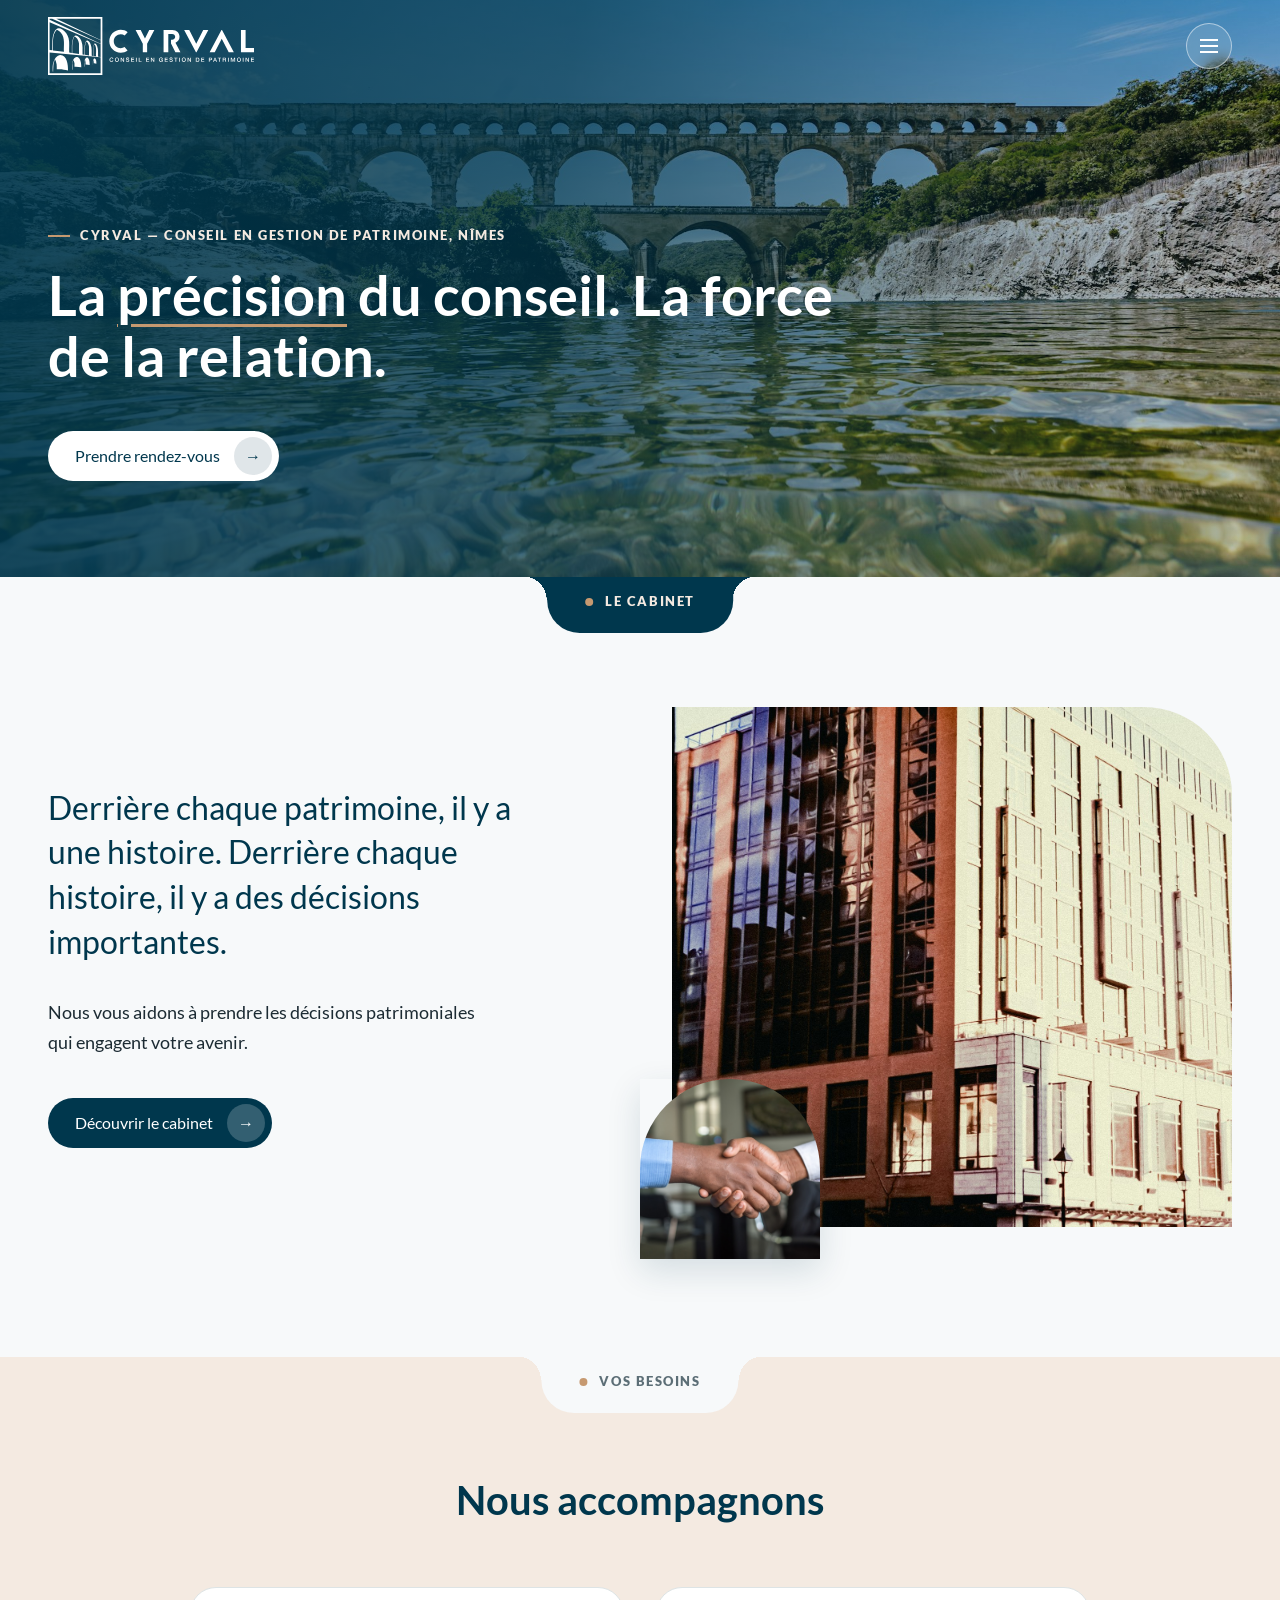
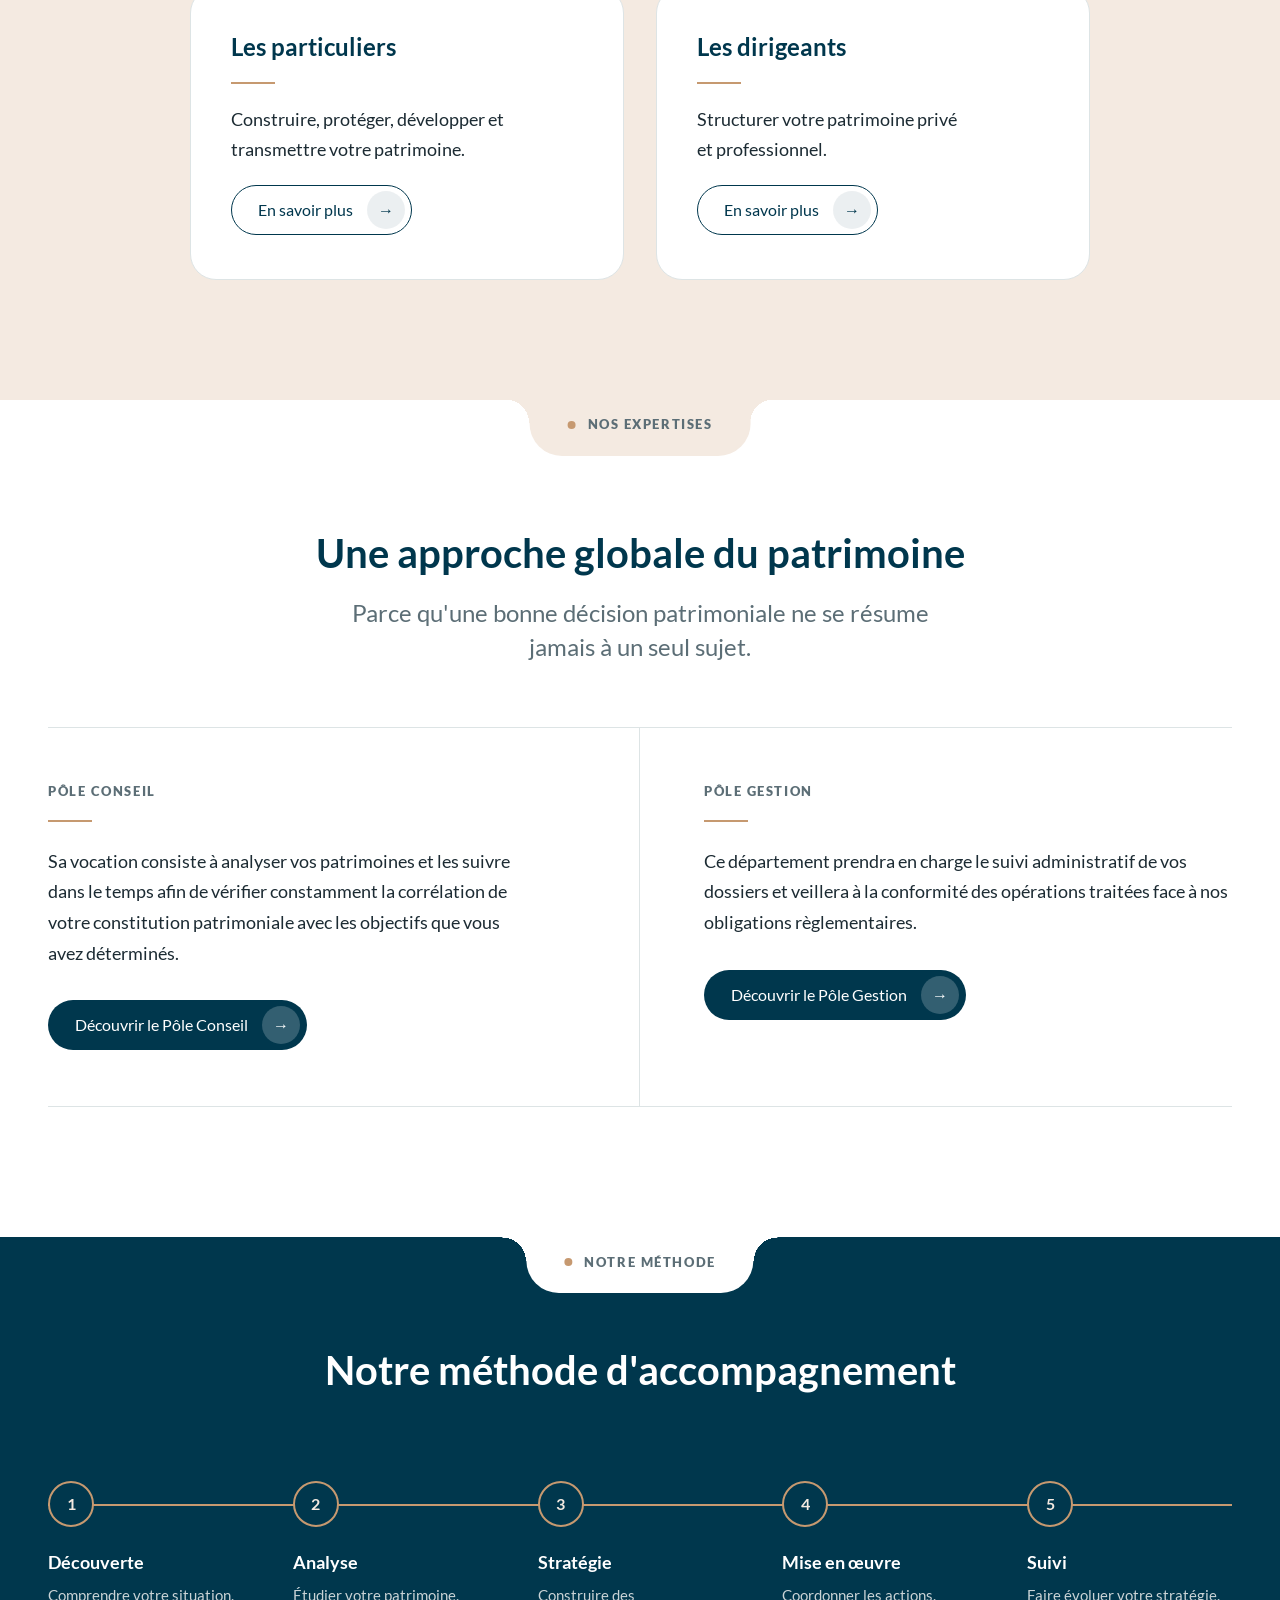
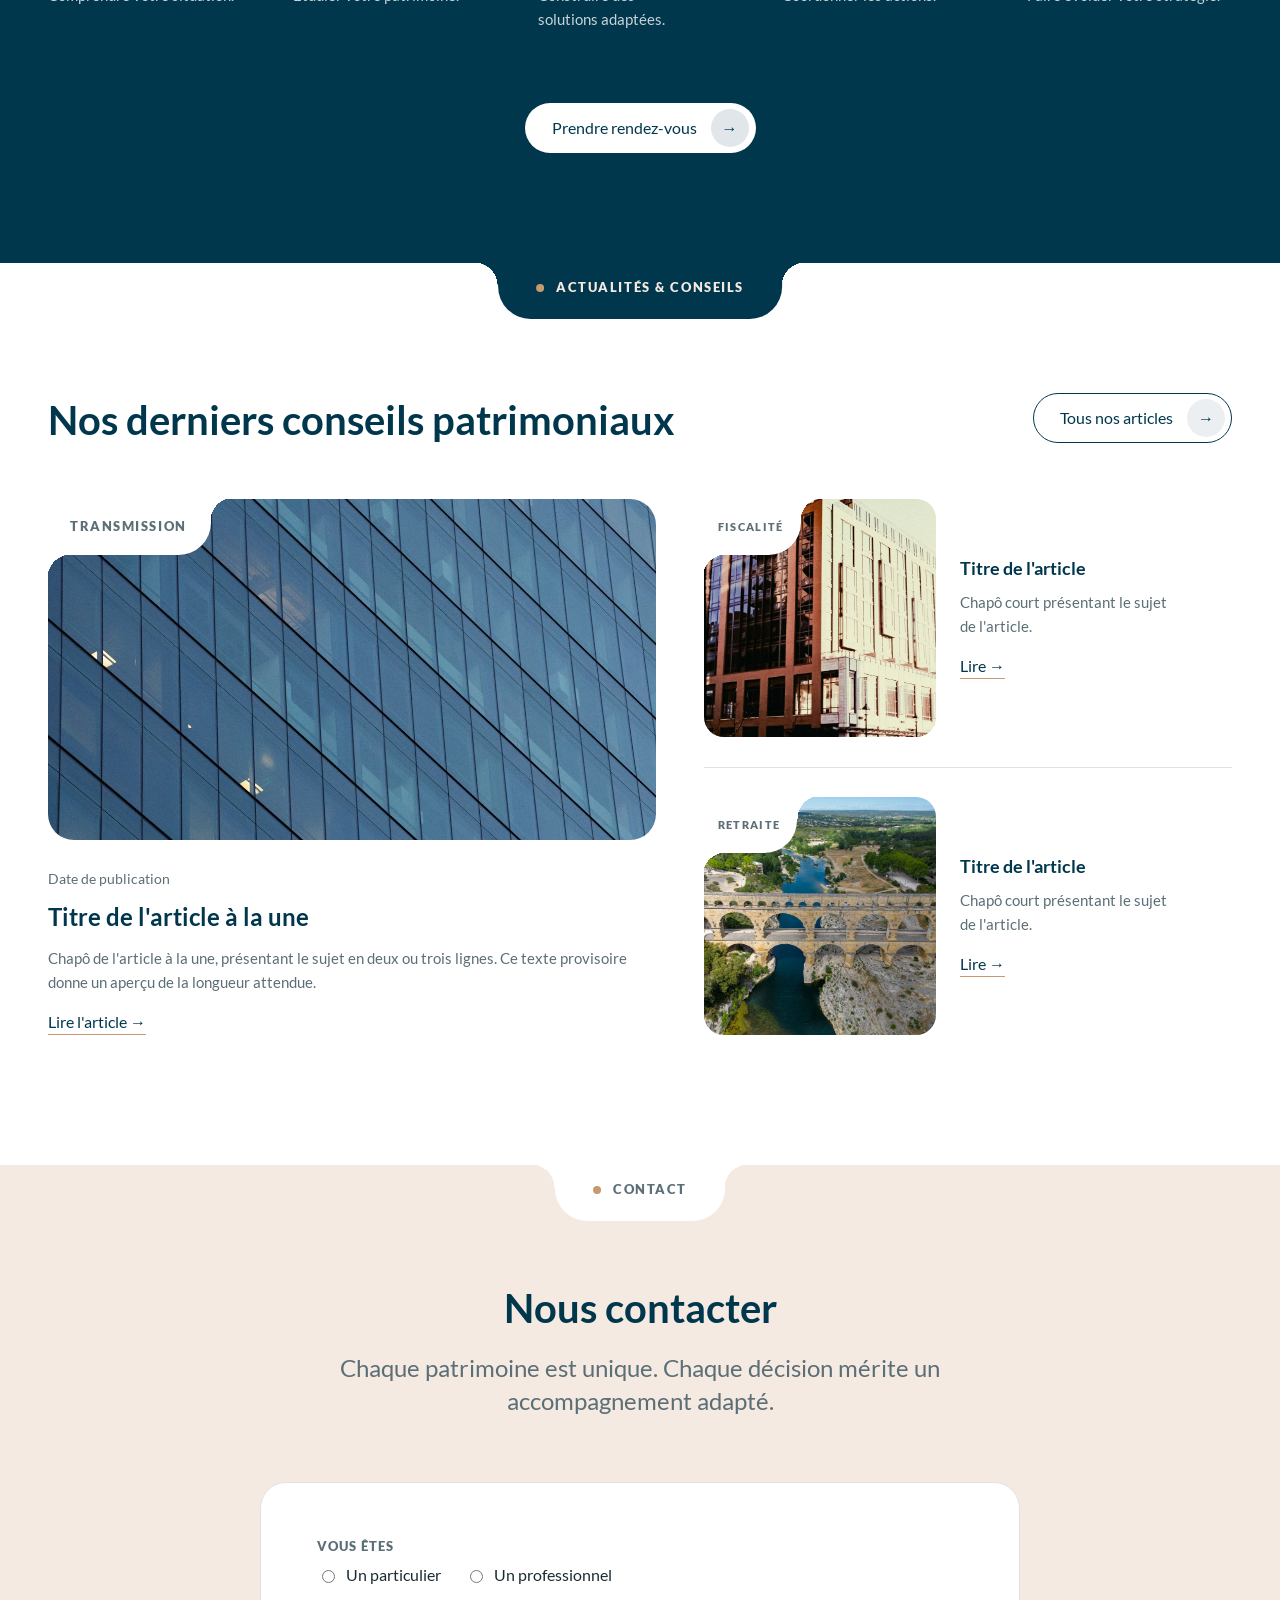
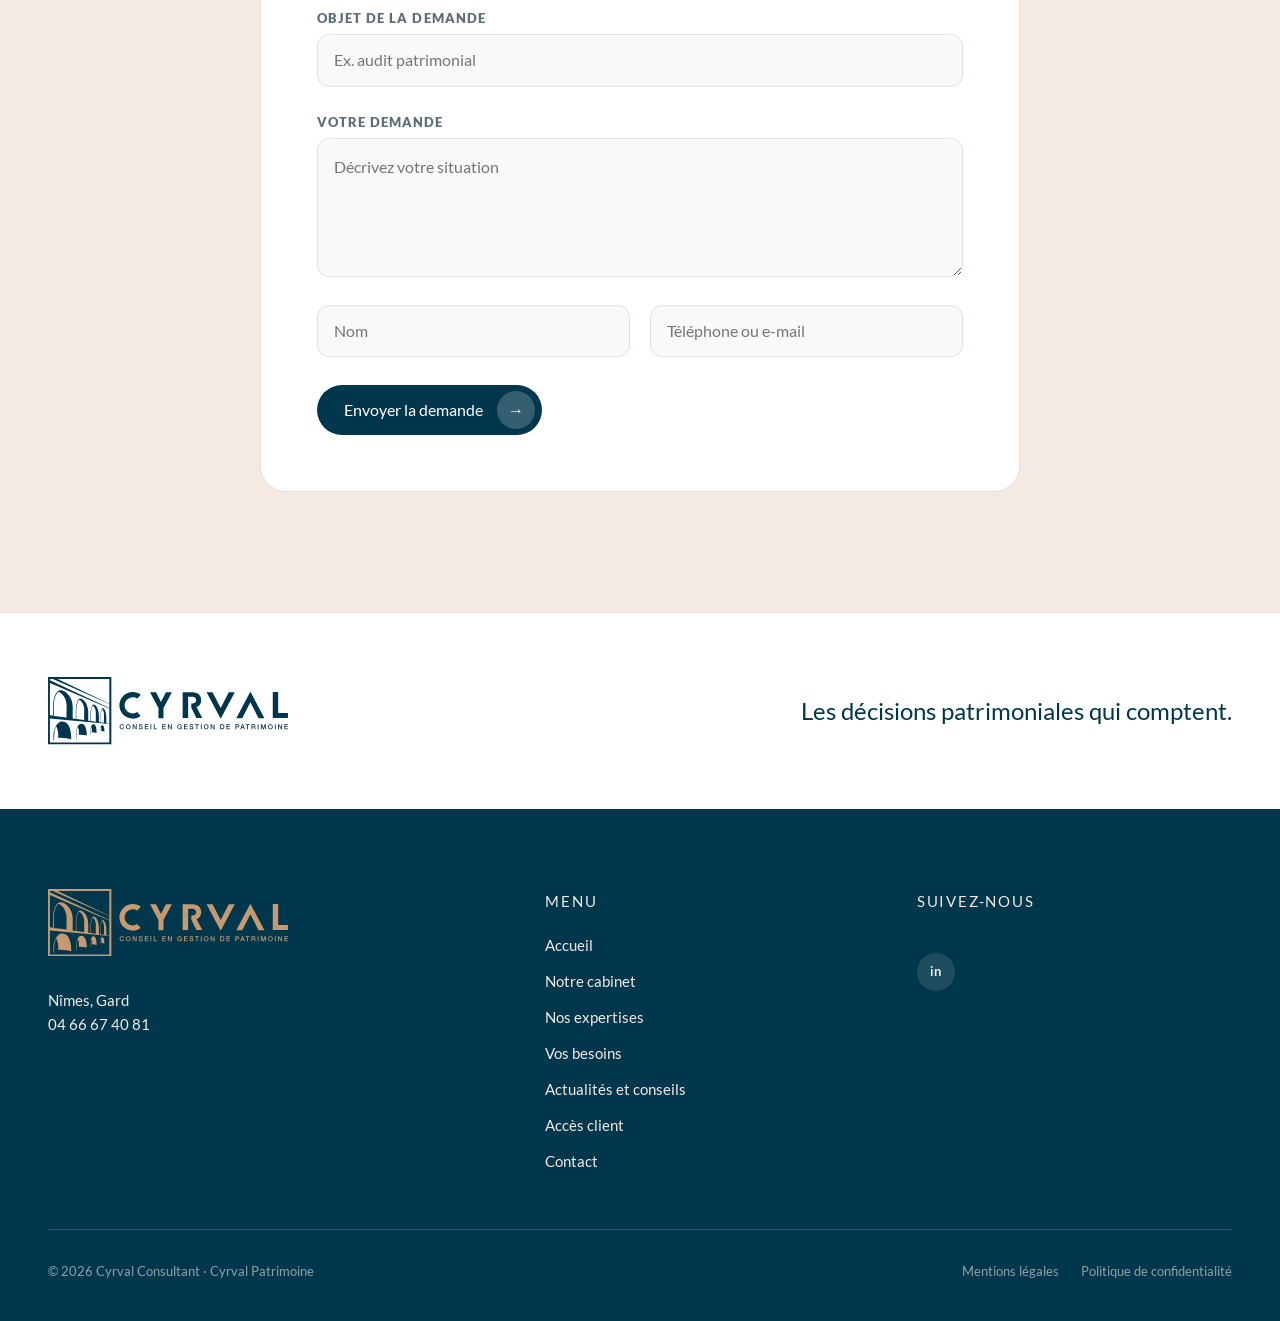
<file: index.html>
<!DOCTYPE html>
<html lang="fr" class="no-js">
<head>
<meta charset="utf-8">
<meta name="viewport" content="width=device-width, initial-scale=1">
<meta name="robots" content="noindex, nofollow">
<title>CYRVAL — Conseil en gestion de patrimoine, Nîmes</title>
<meta name="description" content="CYRVAL, cabinet de conseil en gestion de patrimoine indépendant à Nîmes depuis 1993. Analyse, stratégie et suivi patrimonial pour les particuliers et les dirigeants.">
<link rel="stylesheet" href="assets/css/cyrval.css">
<script>document.documentElement.className = 'js';</script>
</head>
<body>

<!-- Logo, défini une fois et réutilisé dans la page -->
<svg style="position:absolute;width:0;height:0;overflow:hidden" aria-hidden="true" focusable="false">
  <symbol id="logo-cyrval" viewBox="16.59 58.48 532.44 149.89">
    <g fill="currentColor">
      <path d="M157.12,58.48v149.89H16.59V58.48h140.53ZM152.58,62.82H37.99l114.6,54.93v-54.93ZM152.58,118.44L27.45,62.82h-6.68v3.02l131.81,61.66v-9.05ZM152.58,128.19L20.78,71.78v71.21l.58.47,6.39.75c.31-15.09-1.53-31,4.36-45.26,4.47-10.83,10.71-14.54,21.55-8.29,8,4.61,13.84,14.06,16.18,22.84,3.11,11.65.72,24.94,1.53,36.95l6.15,1.01.73-.51c.42-12.19-1.28-24.44,2.84-36.17,2.26-6.43,5.48-11.06,12.53-6.58,4.28,2.72,7.66,8.21,9.45,12.85,4.21,10.92,2.35,22.83,2.82,34.27l4.84.73c.32-10.23-.97-22.44,2.87-32.13,4.09-10.32,11.11-.46,13.34,5.32,3.66,9.49,2.42,19.63,2.62,29.59l3.48.35c.37-9.12-1.07-19.21,1.77-28.01,2.79-8.67,7.54-.96,9.14,3.71,2.89,8.44,1.78,17.04,2.04,25.81l.53.51,6.04.75v-33.78ZM57.74,148.39c-1.04-16.49,3.88-35.78-7.84-49.45-2.82-3.28-6.74-6.04-10.76-7.6-12.96,14.3-8.94,35.8-9.64,53.57l28.25,3.48ZM96.79,153.96v-25.94c0-1.25-.98-4.56-1.39-5.93-1.62-5.37-4.73-10.22-9.76-12.92-1.02-.24-3.32,5.42-3.68,6.47-3.88,11.46-2.31,23.93-2.57,35.84l17.4,2.47ZM122.6,157.79v-22.11c0-.87-.92-4.33-1.22-5.39-.98-3.39-2.51-6.39-5.23-8.7-1.42,1.4-2.06,3.53-2.59,5.42-2.58,9.3-1.6,19.45-1.72,29l10.76,1.79ZM137.24,129.24c-.67-.47-1.39,1.32-1.55,1.75-3.17,7.95-1.41,19.23-1.93,27.67l.57.82,6.4.75c-.68-10.31,2.47-21.78-3.49-30.99ZM152.58,162.66l-131.81-12.19v53.37h131.81v-41.18Z"/>
      <path d="M68.32,196.86c-9.44-2.53-19.33-4.5-29.12-3.06-.11-4.62.32-9.27-.4-13.84-.14-.89-3.16-12.36-4.2-11.57-.89,2.48-2.17,4.84-2.85,7.41-1.03,3.92-1.31,8.85-1.46,12.93-.22,6.16-.25,5.02-.43,11.18l-1.08-.3c-.22-13.34-.89-20.16,5.45-32.35,2.34-4.49,6.51-9.53,11.89-10.17,19.72-2.33,22.48,26.01,22.19,39.76Z"/>
      <path d="M79.81,194.72h-.92c.08-7.08-.55-13.96,1.31-20.88,1.77-6.58,6.61-15.22,14.63-10.5,5.59,3.28,7.23,13.66,7.65,19.6.13,1.77-.32,3.69.31,5.35-5.84-.63-11.92-1.88-17.78-1.22v-9.03c0-1.01-1.64-6.36-2.22-7.27-.24-.38-.28-.65-.84-.53l-2.15,8.42v16.07Z"/>
      <path d="M110.67,186.77c-.38.5-.56,0-.61-.45-.46-3.58.03-10.04.76-13.64.79-3.92,3.4-12.57,8.9-8.56,4.37,3.19,4.62,13.69,4.75,18.67-3.53-.72-7.09-1.55-10.73-1.53.07-3.93.14-7.89-1.23-11.63-.53.14-.69,1.29-.83,1.77-.33,1.11-1.01,3.79-1.01,4.81v10.56Z"/>
      <path d="M141.58,179.42c-2.18-.86-4.37-1.46-6.74-1.22-.2-2.37.4-5.28-.26-7.55-.12-.41-.12-.93-.66-1.02-1.26,3.67-.77,7.41-.92,11.17-.02.38.23,1.14-.31,1.07v-9.34c0-.99,1.35-4.78,2.01-5.64,2.13-2.79,4.74-.63,5.71,1.91.41,1.07,1.17,4.51,1.17,5.57v5.05Z"/>
    </g>
    <g fill="currentColor">
      <path d="M214.49,136.32c-2.84,1.88-6.23,2.98-9.89,2.98-9.96,0-18.03-8.07-18.03-18.03s8.07-18.03,18.03-18.03c3.74,0,7.22,1.14,10.1,3.09l7.73-8.68c-4.96-3.75-11.12-6-17.83-6-16.36,0-29.63,13.27-29.63,29.63s13.27,29.63,29.63,29.63c6.62,0,12.71-2.2,17.65-5.87l-7.75-8.71Z"/>
      <polygon points="515.3 91.96 515.3 149.55 549.03 149.55 549.03 138.54 527.27 138.54 527.27 91.96 515.3 91.96"/>
      <polygon points="496.85 149.79 466.31 92.2 466.21 92.2 464.98 92.2 464.88 92.2 434.34 149.79 447.56 149.79 465.59 114.52 483.62 149.79 496.85 149.79"/>
      <polygon points="430.98 92.2 400.44 149.79 400.34 149.79 399.11 149.79 399.01 149.79 368.47 92.2 381.69 92.2 399.72 127.47 417.75 92.2 430.98 92.2"/>
      <polygon points="278.23 92.2 272.78 102.86 267.2 113.78 261.62 102.86 256.17 92.2 242.94 92.2 261.62 127.42 261.62 148.47 261.62 149.79 272.78 149.79 272.78 148.47 272.78 127.42 291.46 92.2 278.23 92.2"/>
      <path d="M346.03,124.92c5.58-2.02,10.51-7.03,10.51-15.12,0-9.62-6.95-17.63-18.68-17.63h-22.56v57.56h12.2v-47.54h9.63c4.93,0,8.17,3.15,8.17,7.6s-3.23,7.6-8.17,7.6h-2.62v9.38l11.35,22.96h13.02l-12.85-24.82Z"/>
    </g>
    <g fill="currentColor">
      <path d="M183.39,166.9c-.08-.31-.19-.6-.33-.86-.14-.26-.32-.49-.54-.68-.22-.19-.48-.34-.78-.45-.3-.11-.64-.16-1.04-.16-.57,0-1.07.12-1.49.35-.42.23-.76.54-1.02.93-.26.39-.46.83-.58,1.32-.13.49-.19,1-.19,1.51s.06,1.02.19,1.51c.13.49.32.93.58,1.32.26.39.6.7,1.02.93.42.23.91.35,1.49.35.42,0,.8-.07,1.12-.22s.6-.35.83-.6.41-.56.54-.9c.13-.34.22-.71.26-1.1h1.84c-.04.64-.18,1.23-.42,1.77-.24.53-.56.99-.96,1.38-.4.39-.88.69-1.42.9-.54.21-1.14.32-1.8.32-.81,0-1.53-.15-2.17-.45-.64-.3-1.18-.7-1.62-1.22-.44-.51-.78-1.11-1.02-1.8-.24-.68-.36-1.41-.36-2.19s.12-1.49.36-2.18c.24-.68.58-1.28,1.02-1.8.44-.51.98-.92,1.62-1.22.64-.3,1.36-.45,2.17-.45.6,0,1.17.08,1.71.25.53.17,1,.41,1.41.73.41.32.74.7.99,1.16.25.45.41.97.47,1.56h-1.89Z"/>
      <path d="M194.65,163.21c.81,0,1.53.15,2.17.45.64.3,1.18.71,1.62,1.22.44.51.78,1.11,1.02,1.8s.35,1.41.35,2.18-.12,1.51-.35,2.19c-.24.69-.58,1.28-1.02,1.8-.44.51-.98.92-1.62,1.22-.64.3-1.36.45-2.17.45s-1.53-.15-2.17-.45c-.64-.3-1.18-.7-1.62-1.22-.44-.51-.78-1.11-1.02-1.8-.24-.68-.36-1.41-.36-2.19s.12-1.49.36-2.18c.24-.68.58-1.28,1.02-1.8.44-.51.98-.92,1.62-1.22.64-.3,1.36-.45,2.17-.45ZM194.65,164.75c-.57,0-1.07.12-1.49.35-.42.23-.76.54-1.02.93-.26.39-.46.83-.58,1.32-.13.49-.19,1-.19,1.51s.06,1.02.19,1.51c.13.49.32.93.58,1.32.26.39.6.7,1.02.93.42.23.91.35,1.49.35s1.07-.12,1.49-.35c.42-.23.76-.54,1.02-.93.26-.39.46-.83.58-1.32.13-.49.19-1,.19-1.51s-.06-1.02-.19-1.51c-.13-.49-.32-.93-.58-1.32-.26-.39-.6-.7-1.02-.93-.42-.23-.91-.35-1.49-.35Z"/>
      <path d="M204.5,163.47h1.99l4.92,7.95h.03v-7.95h1.8v10.79h-1.99l-4.91-7.93h-.05v7.93h-1.8v-10.79Z"/>
      <path d="M219.76,170.66c0,.41.07.77.21,1.06.14.29.34.53.59.72s.54.32.87.41c.33.09.68.13,1.07.13.41,0,.76-.05,1.06-.14.29-.1.53-.22.71-.37.18-.15.31-.33.39-.52.08-.2.12-.4.12-.6,0-.41-.09-.72-.28-.91-.19-.2-.39-.33-.61-.42-.38-.14-.83-.27-1.34-.4-.51-.13-1.14-.29-1.88-.49-.46-.12-.85-.28-1.16-.48s-.55-.42-.73-.66c-.18-.24-.31-.5-.39-.77-.08-.27-.11-.55-.11-.83,0-.54.11-1.01.34-1.41.23-.4.53-.73.9-.99.37-.26.8-.46,1.27-.58s.95-.19,1.44-.19c.56,0,1.1.07,1.59.22s.94.36,1.31.66c.38.29.68.65.9,1.08.22.43.33.92.33,1.49h-1.89c-.05-.69-.29-1.19-.71-1.47-.42-.29-.96-.43-1.62-.43-.22,0-.45.02-.68.07-.23.05-.44.12-.64.23-.19.11-.35.25-.48.43-.13.18-.19.41-.19.68,0,.38.12.68.36.9.24.22.55.38.93.49.04.01.2.05.48.13s.59.16.93.25c.34.09.68.18,1,.26.33.09.56.15.7.19.35.11.66.26.92.45.26.19.48.41.66.66s.31.51.39.79.13.56.13.85c0,.6-.12,1.12-.37,1.55-.25.43-.57.78-.97,1.05-.4.27-.86.47-1.38.6-.51.13-1.04.19-1.57.19-.61,0-1.19-.08-1.74-.23-.54-.15-1.02-.38-1.42-.69-.4-.31-.73-.71-.97-1.2-.24-.49-.37-1.06-.38-1.73h1.89Z"/>
      <path d="M231.35,163.47h7.77v1.63h-5.88v2.82h5.44v1.54h-5.44v3.16h5.98v1.63h-7.87v-10.79Z"/>
      <path d="M243.9,163.47h1.89v10.79h-1.89v-10.79Z"/>
      <path d="M251.14,163.47h1.89v9.16h5.48v1.63h-7.37v-10.79Z"/>
      <path d="M270.08,163.47h7.77v1.63h-5.88v2.82h5.44v1.54h-5.44v3.16h5.98v1.63h-7.87v-10.79Z"/>
      <path d="M282.56,163.47h1.99l4.92,7.95h.03v-7.95h1.8v10.79h-1.99l-4.91-7.93h-.05v7.93h-1.8v-10.79Z"/>
      <path d="M313.23,174.25h-1.21l-.29-1.27c-.5.57-1.01.97-1.51,1.19-.5.22-1.08.33-1.74.33-.81,0-1.53-.15-2.17-.45-.64-.3-1.18-.7-1.62-1.22-.44-.51-.78-1.11-1.02-1.8-.24-.68-.35-1.41-.35-2.19s.12-1.49.35-2.18c.24-.68.58-1.28,1.02-1.8.44-.51.98-.92,1.62-1.22.64-.3,1.36-.45,2.17-.45.58,0,1.14.08,1.67.23.53.16,1,.39,1.41.69.41.31.75.69,1.03,1.16.27.46.44,1,.51,1.6h-1.84c-.05-.35-.16-.66-.32-.93-.17-.27-.38-.49-.63-.67-.25-.18-.53-.32-.85-.41-.31-.09-.64-.14-.98-.14-.57,0-1.07.12-1.49.35-.42.23-.76.54-1.02.93-.26.39-.46.83-.58,1.32-.13.49-.19,1-.19,1.51s.06,1.02.19,1.51c.13.49.32.93.58,1.32.26.39.6.7,1.02.93s.91.35,1.49.35c.48.01.91-.05,1.28-.19s.69-.33.94-.59c.26-.26.45-.57.58-.94.13-.37.2-.79.21-1.24h-2.87v-1.44h4.59v5.68Z"/>
      <path d="M318.32,163.47h7.77v1.63h-5.88v2.82h5.44v1.54h-5.44v3.16h5.98v1.63h-7.87v-10.79Z"/>
      <path d="M332.11,170.66c0,.41.07.77.21,1.06.14.29.34.53.59.72.25.19.54.32.87.41.33.09.68.13,1.07.13.41,0,.76-.05,1.06-.14.29-.1.53-.22.71-.37.18-.15.31-.33.39-.52.08-.2.12-.4.12-.6,0-.41-.09-.72-.28-.91-.19-.2-.39-.33-.61-.42-.38-.14-.83-.27-1.34-.4-.51-.13-1.14-.29-1.88-.49-.46-.12-.85-.28-1.16-.48s-.55-.42-.73-.66c-.18-.24-.31-.5-.39-.77-.08-.27-.11-.55-.11-.83,0-.54.11-1.01.34-1.41.23-.4.53-.73.9-.99.37-.26.8-.46,1.27-.58s.95-.19,1.44-.19c.56,0,1.1.07,1.59.22s.94.36,1.31.66c.38.29.68.65.9,1.08.22.43.33.92.33,1.49h-1.89c-.05-.69-.29-1.19-.71-1.47-.42-.29-.96-.43-1.62-.43-.22,0-.45.02-.68.07-.23.05-.44.12-.64.23-.19.11-.35.25-.48.43-.13.18-.19.41-.19.68,0,.38.12.68.36.9.24.22.55.38.93.49.04.01.2.05.48.13s.59.16.93.25c.34.09.68.18,1,.26.33.09.56.15.7.19.35.11.66.26.92.45.26.19.48.41.66.66.18.25.31.51.39.79s.13.56.13.85c0,.6-.12,1.12-.37,1.55-.25.43-.57.78-.97,1.05-.4.27-.86.47-1.38.6-.51.13-1.04.19-1.57.19-.61,0-1.19-.08-1.74-.23-.54-.15-1.02-.38-1.42-.69-.4-.31-.73-.71-.97-1.2-.24-.49-.37-1.06-.38-1.73h1.89Z"/>
      <path d="M342.68,163.47h8.73v1.63h-3.43v9.16h-1.89v-9.16h-3.41v-1.63Z"/>
      <path d="M355.7,163.47h1.89v10.79h-1.89v-10.79Z"/>
      <path d="M367.53,163.21c.81,0,1.53.15,2.17.45.64.3,1.18.71,1.62,1.22.44.51.78,1.11,1.02,1.8.24.68.35,1.41.35,2.18s-.12,1.51-.35,2.19c-.24.69-.58,1.28-1.02,1.8-.44.51-.98.92-1.62,1.22-.64.3-1.36.45-2.17.45s-1.53-.15-2.17-.45c-.64-.3-1.18-.7-1.62-1.22-.44-.51-.78-1.11-1.02-1.8-.24-.68-.36-1.41-.36-2.19s.12-1.49.36-2.18c.24-.68.58-1.28,1.02-1.8.44-.51.98-.92,1.62-1.22.64-.3,1.36-.45,2.17-.45ZM367.53,164.75c-.57,0-1.07.12-1.49.35-.42.23-.76.54-1.02.93-.26.39-.46.83-.58,1.32-.13.49-.19,1-.19,1.51s.06,1.02.19,1.51c.13.49.32.93.58,1.32.26.39.6.7,1.02.93.42.23.91.35,1.49.35s1.07-.12,1.49-.35c.42-.23.76-.54,1.02-.93.26-.39.46-.83.58-1.32.13-.49.19-1,.19-1.51s-.06-1.02-.19-1.51c-.13-.49-.32-.93-.58-1.32-.26-.39-.6-.7-1.02-.93-.42-.23-.91-.35-1.49-.35Z"/>
      <path d="M377.38,163.47h1.99l4.92,7.95h.03v-7.95h1.8v10.79h-1.99l-4.91-7.93h-.05v7.93h-1.8v-10.79Z"/>
      <path d="M398.63,163.47h4.47c.83,0,1.54.14,2.14.42.6.28,1.1.67,1.48,1.16s.67,1.06.85,1.71c.19.65.28,1.35.28,2.1s-.09,1.45-.28,2.1-.47,1.23-.85,1.71-.88.87-1.48,1.16c-.6.28-1.32.42-2.14.42h-4.47v-10.79ZM400.52,172.71h1.86c.73,0,1.34-.1,1.81-.29.47-.2.84-.47,1.1-.82.27-.35.45-.75.54-1.22.1-.47.14-.97.14-1.52s-.05-1.05-.14-1.52c-.1-.47-.28-.88-.54-1.22-.27-.35-.63-.62-1.1-.82-.47-.2-1.07-.29-1.81-.29h-1.86v7.7Z"/>
      <path d="M412.58,163.47h7.77v1.63h-5.88v2.82h5.44v1.54h-5.44v3.16h5.98v1.63h-7.87v-10.79Z"/>
      <path d="M432.37,163.47h4.76c.77,0,1.39.11,1.87.33.48.22.86.5,1.12.83.26.33.44.69.54,1.09.1.39.14.76.14,1.09s-.05.69-.14,1.08c-.1.39-.27.75-.54,1.08-.26.33-.64.61-1.12.82-.48.22-1.11.32-1.87.32h-2.87v4.14h-1.89v-10.79ZM434.26,168.57h2.76c.21,0,.43-.03.65-.09.22-.06.43-.16.61-.3.19-.14.34-.32.45-.54s.17-.51.17-.85-.05-.64-.15-.88c-.1-.23-.24-.42-.41-.55-.17-.14-.37-.23-.59-.28-.22-.05-.46-.08-.71-.08h-2.79v3.57Z"/>
      <path d="M447.25,163.47h2.01l4.16,10.79h-2.02l-1.01-2.86h-4.31l-1.01,2.86h-1.95l4.14-10.79ZM446.59,169.96h3.29l-1.62-4.64h-.05l-1.63,4.64Z"/>
      <path d="M455.06,163.47h8.73v1.63h-3.43v9.16h-1.89v-9.16h-3.41v-1.63Z"/>
      <path d="M468.09,163.47h5.15c1.19,0,2.08.26,2.67.77.59.51.89,1.23.89,2.14,0,.51-.08.94-.23,1.28-.15.34-.33.61-.53.82-.2.21-.4.35-.6.45-.2.09-.34.15-.43.18v.03c.16.02.33.07.52.15.19.08.36.21.52.39.16.18.3.41.4.69.11.28.16.64.16,1.06,0,.63.05,1.21.14,1.73.1.52.24.89.45,1.11h-2.02c-.14-.23-.22-.49-.25-.77-.03-.28-.04-.55-.04-.82,0-.49-.03-.92-.09-1.28-.06-.36-.17-.65-.33-.89-.16-.24-.38-.41-.66-.52s-.63-.17-1.06-.17h-2.78v4.44h-1.89v-10.79ZM469.97,168.38h3.1c.6,0,1.06-.14,1.38-.43.31-.29.47-.72.47-1.29,0-.34-.05-.62-.15-.84s-.24-.39-.42-.51-.38-.2-.6-.24-.46-.06-.7-.06h-3.07v3.37Z"/>
      <path d="M481.76,163.47h1.89v10.79h-1.89v-10.79Z"/>
      <path d="M488.96,163.47h2.66l2.98,8.45h.03l2.9-8.45h2.63v10.79h-1.8v-8.32h-.03l-2.99,8.32h-1.56l-2.99-8.32h-.03v8.32h-1.8v-10.79Z"/>
      <path d="M510.05,163.21c.81,0,1.53.15,2.17.45.64.3,1.18.71,1.62,1.22.44.51.78,1.11,1.02,1.8.24.68.35,1.41.35,2.18s-.12,1.51-.35,2.19c-.24.69-.58,1.28-1.02,1.8-.44.51-.98.92-1.62,1.22-.64.3-1.36.45-2.17.45s-1.53-.15-2.17-.45c-.64-.3-1.18-.7-1.62-1.22-.44-.51-.78-1.11-1.02-1.8-.24-.68-.36-1.41-.36-2.19s.12-1.49.36-2.18c.24-.68.58-1.28,1.02-1.8.44-.51.98-.92,1.62-1.22.64-.3,1.36-.45,2.17-.45ZM510.05,164.75c-.57,0-1.07.12-1.49.35-.42.23-.76.54-1.02.93-.26.39-.46.83-.58,1.32-.13.49-.19,1-.19,1.51s.06,1.02.19,1.51c.13.49.32.93.58,1.32.26.39.6.7,1.02.93.42.23.91.35,1.49.35s1.07-.12,1.49-.35c.42-.23.76-.54,1.02-.93.26-.39.46-.83.58-1.32.13-.49.19-1,.19-1.51s-.06-1.02-.19-1.51c-.13-.49-.32-.93-.58-1.32-.26-.39-.6-.7-1.02-.93-.42-.23-.91-.35-1.49-.35Z"/>
      <path d="M519.98,163.47h1.89v10.79h-1.89v-10.79Z"/>
      <path d="M527.14,163.47h1.99l4.92,7.95h.03v-7.95h1.8v10.79h-1.99l-4.91-7.93h-.05v7.93h-1.8v-10.79Z"/>
      <path d="M541.16,163.47h7.77v1.63h-5.88v2.82h5.44v1.54h-5.44v3.16h5.98v1.63h-7.87v-10.79Z"/>
    </g>
  </symbol>
</svg>

<header class="entete" data-entete>
  <div class="entete__inner">
    <a class="entete__logo" href="index.html" aria-label="CYRVAL, retour à l'accueil">
      <svg viewBox="0 0 532.44 149.89"><use href="#logo-cyrval"></use></svg>
    </a>

    <nav class="nav" aria-label="Navigation principale">
      <a class="est-active" href="index.html" aria-current="page">Accueil</a>
      <div class="nav-groupe">
        <button class="nav-groupe__label" type="button" aria-haspopup="true" aria-expanded="false">Notre cabinet</button>
        <div class="nav-groupe__menu">
          <a href="notre-histoire.html">Notre histoire</a>
          <a href="notre-equipe.html">Notre équipe</a>
          <a href="notre-methode.html">Notre méthode</a>
        </div>
      </div>
      <div class="nav-groupe">
        <button class="nav-groupe__label" type="button" aria-haspopup="true" aria-expanded="false">Nos expertises</button>
        <div class="nav-groupe__menu">
          <a href="pole-conseil.html">Pôle Conseil</a>
          <a href="pole-gestion.html">Pôle Gestion</a>
        </div>
      </div>
      <div class="nav-groupe">
        <button class="nav-groupe__label" type="button" aria-haspopup="true" aria-expanded="false">Vos besoins</button>
        <div class="nav-groupe__menu">
          <a href="particuliers.html">Particuliers</a>
          <a href="dirigeants.html">Dirigeants</a>
        </div>
      </div>
      <a href="actualites.html">Actualités et conseils</a>
      <a href="#contact">Contact</a>
    </nav>

    <div class="entete__actions">
      <a class="lien-acces" href="acces-client.html">Accès client ↗</a>
      <a class="lien-linkedin" href="#" aria-label="CYRVAL sur LinkedIn">in</a>
    </div>

    <button class="burger" type="button" data-burger aria-expanded="false" aria-label="Ouvrir le menu">
      <span class="burger__trait"></span>
    </button>
  </div>

  <div class="menu-mobile">
    <div class="menu-mobile__inner">
      <a class="est-active" href="index.html">Accueil</a>
      <p class="menu-mobile__rubrique">Notre cabinet</p>
      <a class="menu-mobile__sous" href="notre-histoire.html">Notre histoire</a>
      <a class="menu-mobile__sous" href="notre-equipe.html">Notre équipe</a>
      <a class="menu-mobile__sous" href="notre-methode.html">Notre méthode</a>
      <p class="menu-mobile__rubrique">Nos expertises</p>
      <a class="menu-mobile__sous" href="pole-conseil.html">Pôle Conseil</a>
      <a class="menu-mobile__sous" href="pole-gestion.html">Pôle Gestion</a>
      <p class="menu-mobile__rubrique">Vos besoins</p>
      <a class="menu-mobile__sous" href="particuliers.html">Particuliers</a>
      <a class="menu-mobile__sous" href="dirigeants.html">Dirigeants</a>
      <a href="actualites.html">Actualités et conseils</a>
      <a href="#contact">Contact</a>
      <div class="menu-mobile__pied">
        <a class="lien-acces" href="acces-client.html">Accès client ↗</a>
        <a class="lien-linkedin" href="#" aria-label="CYRVAL sur LinkedIn">in</a>
      </div>
    </div>
  </div>
</header>

<main>

  <!-- 1. Hero -->
  <section class="hero reveal" data-reveal>
    <div class="hero__fond">
      <div class="media">
        <img src="assets/img/hero-pont-du-gard.jpg" alt="Le Pont du Gard">
      </div>
      <div class="hero__voile"></div>
    </div>
    <div class="hero__contenu">
      <p class="surtitre surtitre--trait surtitre--clair">CYRVAL — Conseil en gestion de patrimoine, Nîmes</p>
      <h1 class="hero__titre">La <span class="souligne-or">précision</span> du conseil. La&nbsp;force de la relation.</h1>
      <a class="btn btn--sur-fonce" href="#contact">Prendre rendez-vous<span class="btn__fleche" aria-hidden="true">→</span></a>
    </div>
  </section>

  <!-- 2. Manifeste -->
  <section class="section--fond" style="--precedent: var(--bleu);">
    <p class="decroche decroche--clair"><span class="decroche__point"></span>Le cabinet</p>
    <div class="wrap manifeste reveal" data-reveal>
      <div class="manifeste__texte">
        <p class="manifeste__phrase">Derrière chaque patrimoine, il y a une histoire. Derrière chaque histoire, il y a des décisions importantes.</p>
        <p class="manifeste__intro">Nous vous aidons à prendre les décisions patrimoniales qui engagent votre avenir.</p>
        <a class="btn" href="notre-histoire.html">Découvrir le cabinet<span class="btn__fleche" aria-hidden="true">→</span></a>
      </div>
      <div class="manifeste__visuel">
        <div class="media media--biseau">
          <img src="assets/img/bureaux-cyrval.jpg" alt="Les bureaux de CYRVAL à Nîmes">
        </div>
        <div class="manifeste__vignette">
          <div class="media media--arche">
            <img src="assets/img/equipe-cyrval.jpg" alt="L'équipe CYRVAL">
          </div>
        </div>
      </div>
    </div>
  </section>

  <!-- 3. Vos besoins -->
  <section id="besoins" class="section--sable" style="--precedent: var(--fond);">
    <p class="decroche"><span class="decroche__point"></span>Vos besoins</p>
    <div class="wrap--court wrap">
      <div class="entete-bloc reveal" data-reveal>
        <h2 class="titre-section">Nous accompagnons</h2>
      </div>
      <div class="grille-deux reveal" data-reveal>
        <article class="carte">
          <h3 class="carte__titre">Les particuliers</h3>
          <div class="filet-or"></div>
          <p class="carte__texte">Construire, protéger, développer et transmettre votre patrimoine.</p>
          <a class="btn btn--secondaire" href="#">En savoir plus<span class="btn__fleche" aria-hidden="true">→</span></a>
        </article>
        <article class="carte">
          <h3 class="carte__titre">Les dirigeants</h3>
          <div class="filet-or"></div>
          <p class="carte__texte">Structurer votre patrimoine privé et professionnel.</p>
          <a class="btn btn--secondaire" href="#">En savoir plus<span class="btn__fleche" aria-hidden="true">→</span></a>
        </article>
      </div>
    </div>
  </section>

  <!-- 4. Les deux pôles -->
  <section class="section--blanc" style="--precedent: var(--sable);">
    <p class="decroche"><span class="decroche__point"></span>Nos expertises</p>
    <div class="wrap">
      <div class="reveal" data-reveal>
        <div class="entete-bloc">
          <h2 class="titre-section">Une approche globale du patrimoine</h2>
          <p class="chapo">Parce qu'une bonne décision patrimoniale ne se résume jamais à un seul sujet.</p>
        </div>
        <div class="poles">
          <div class="poles__grille">
            <div class="pole">
              <p class="pole__label">Pôle Conseil</p>
              <div class="filet-or"></div>
              <p class="pole__texte">Sa vocation consiste à analyser vos patrimoines et les suivre dans le temps afin de vérifier constamment la corrélation de votre constitution patrimoniale avec les objectifs que vous avez déterminés.</p>
              <a class="btn" href="pole-conseil.html">Découvrir le Pôle Conseil<span class="btn__fleche" aria-hidden="true">→</span></a>
            </div>
            <div class="pole">
              <p class="pole__label">Pôle Gestion</p>
              <div class="filet-or"></div>
              <p class="pole__texte">Ce département prendra en charge le suivi administratif de vos dossiers et veillera à la conformité des opérations traitées face à nos obligations règlementaires.</p>
              <a class="btn" href="pole-gestion.html">Découvrir le Pôle Gestion<span class="btn__fleche" aria-hidden="true">→</span></a>
            </div>
          </div>
        </div>
      </div>
    </div>
  </section>

  <!-- 5. Notre méthode -->
  <section class="section--bleu" style="--precedent: var(--blanc);">
    <p class="decroche"><span class="decroche__point"></span>Notre méthode</p>
    <div class="wrap--serre wrap reveal" data-reveal>
      <h2 class="titre-section titre-section--clair centre methode__titre">Notre méthode d'accompagnement</h2>
      <div class="methode__etapes" data-sequence="horizontale">
        <div class="methode__rail"></div>
        <div class="methode__progression" data-progression></div>
        <div class="etape" data-etape>
          <div class="etape__numero">1</div>
          <p class="etape__titre">Découverte</p>
          <p class="etape__texte">Comprendre votre situation.</p>
        </div>
        <div class="etape" data-etape>
          <div class="etape__numero">2</div>
          <p class="etape__titre">Analyse</p>
          <p class="etape__texte">Étudier votre patrimoine.</p>
        </div>
        <div class="etape" data-etape>
          <div class="etape__numero">3</div>
          <p class="etape__titre">Stratégie</p>
          <p class="etape__texte">Construire des solutions adaptées.</p>
        </div>
        <div class="etape" data-etape>
          <div class="etape__numero">4</div>
          <p class="etape__titre">Mise en œuvre</p>
          <p class="etape__texte">Coordonner les actions.</p>
        </div>
        <div class="etape" data-etape>
          <div class="etape__numero">5</div>
          <p class="etape__titre">Suivi</p>
          <p class="etape__texte">Faire évoluer votre stratégie.</p>
        </div>
      </div>
      <div class="centre">
        <a class="btn btn--sur-fonce" href="#contact">Prendre rendez-vous<span class="btn__fleche" aria-hidden="true">→</span></a>
      </div>
    </div>
  </section>

  <!-- 6. Actualités et conseils -->
  <section id="actualites" class="section--blanc" style="--precedent: var(--bleu);">
    <p class="decroche decroche--clair"><span class="decroche__point"></span>Actualités &amp; conseils</p>
    <div class="wrap">
      <div class="actus__entete">
        <h2 class="titre-section">Nos derniers conseils patrimoniaux</h2>
        <a class="btn btn--secondaire" href="actualites.html">Tous nos articles<span class="btn__fleche" aria-hidden="true">→</span></a>
      </div>

      <div class="actus__grille reveal" data-reveal>

        <article class="article article--une">
          <div class="article__media">
            <div class="media media--arrondi">
              <img src="assets/img/article-une.jpg" alt="">
            </div>
            <p class="decroche decroche--coin">Transmission</p>
          </div>
          <div class="article__corps">
            <p class="article__auteur">Date de publication</p>
            <h3 class="article__titre">Titre de l'article à la une</h3>
            <p class="article__resume">Chapô de l'article à la une, présentant le sujet en deux ou trois lignes. Ce texte provisoire donne un aperçu de la longueur attendue.</p>
            <a class="lien-fleche" href="article.html">Lire l'article →</a>
          </div>
        </article>

        <div class="actus__breves">
          <article class="article article--breve">
            <div class="article__media">
              <div class="media media--arrondi">
                <img src="assets/img/bureaux-cyrval.jpg" alt="" style="object-position: 60% 40%;">
              </div>
              <p class="decroche decroche--coin">Fiscalité</p>
            </div>
            <div class="article__corps">
              <h3 class="article__titre">Titre de l'article</h3>
              <p class="article__resume">Chapô court présentant le sujet de l'article.</p>
              <a class="lien-fleche" href="article.html">Lire →</a>
            </div>
          </article>
          <article class="article article--breve">
            <div class="article__media">
              <div class="media media--arrondi">
                <img src="assets/img/article-02.jpg" alt="">
              </div>
              <p class="decroche decroche--coin">Retraite</p>
            </div>
            <div class="article__corps">
              <h3 class="article__titre">Titre de l'article</h3>
              <p class="article__resume">Chapô court présentant le sujet de l'article.</p>
              <a class="lien-fleche" href="article.html">Lire →</a>
            </div>
          </article>
        </div>

      </div>
    </div>
  </section>

  <!-- 7. Nous contacter -->
  <section id="contact" class="section--sable" style="--precedent: var(--blanc);">
    <p class="decroche"><span class="decroche__point"></span>Contact</p>
    <div class="wrap--court wrap reveal" data-reveal>
      <div class="entete-bloc">
        <h2 class="titre-section">Nous contacter</h2>
        <p class="chapo">Chaque patrimoine est unique. Chaque décision mérite un accompagnement adapté.</p>
      </div>
      <form class="formulaire" onsubmit="return false;">
        <div>
          <p class="formulaire__legende">Vous êtes</p>
          <div class="choix">
            <label><input type="radio" name="profil" value="particulier"> Un particulier</label>
            <label><input type="radio" name="profil" value="professionnel"> Un professionnel</label>
          </div>
        </div>
        <label class="champ">
          <span class="champ__label">Objet de la demande</span>
          <input type="text" placeholder="Ex. audit patrimonial">
        </label>
        <label class="champ">
          <span class="champ__label">Votre demande</span>
          <textarea rows="4" placeholder="Décrivez votre situation"></textarea>
        </label>
        <div class="champs-double">
          <input type="text" placeholder="Nom" aria-label="Nom">
          <input type="text" placeholder="Téléphone ou e-mail" aria-label="Téléphone ou e-mail">
        </div>
        <div>
          <button class="btn" type="submit">Envoyer la demande<span class="btn__fleche" aria-hidden="true">→</span></button>
        </div>
      </form>
    </div>
  </section>

  <!-- 8. Signature -->
  <section class="signature">
    <div class="signature__inner reveal" data-reveal>
      <svg viewBox="0 0 532.44 149.89" aria-hidden="true"><use href="#logo-cyrval"></use></svg>
      <p class="signature__phrase">Les décisions patrimoniales qui comptent.</p>
    </div>
  </section>

</main>

<footer class="pied">
  <div class="pied__inner">
    <div class="pied__haut">
      <div>
        <svg class="pied__logo" viewBox="0 0 532.44 149.89" aria-hidden="true"><use href="#logo-cyrval"></use></svg>
        <p>Nîmes, Gard</p>
        <p>04 66 67 40 81</p>
      </div>
      <div>
        <p class="pied__titre">Menu</p>
        <nav class="pied__liens" aria-label="Navigation de pied de page">
          <a href="index.html">Accueil</a>
          <a href="notre-histoire.html">Notre cabinet</a>
          <a href="pole-conseil.html">Nos expertises</a>
          <a href="particuliers.html">Vos besoins</a>
          <a href="actualites.html">Actualités et conseils</a>
          <a href="acces-client.html">Accès client</a>
          <a href="#contact">Contact</a>
        </nav>
      </div>
      <div class="pied__reseaux">
        <p class="pied__titre">Suivez-nous</p>
        <a class="lien-linkedin" href="#" aria-label="CYRVAL sur LinkedIn">in</a>
      </div>
    </div>
    <div class="pied__bas">
      <span>© 2026 Cyrval Consultant · Cyrval Patrimoine</span>
      <span class="pied__legal">
        <a href="mentions-legales.html">Mentions légales</a>
        <a href="politique-confidentialite.html">Politique de confidentialité</a>
      </span>
    </div>
  </div>
</footer>

<script src="assets/js/cyrval.js" defer></script>
</body>
</html>
</file>
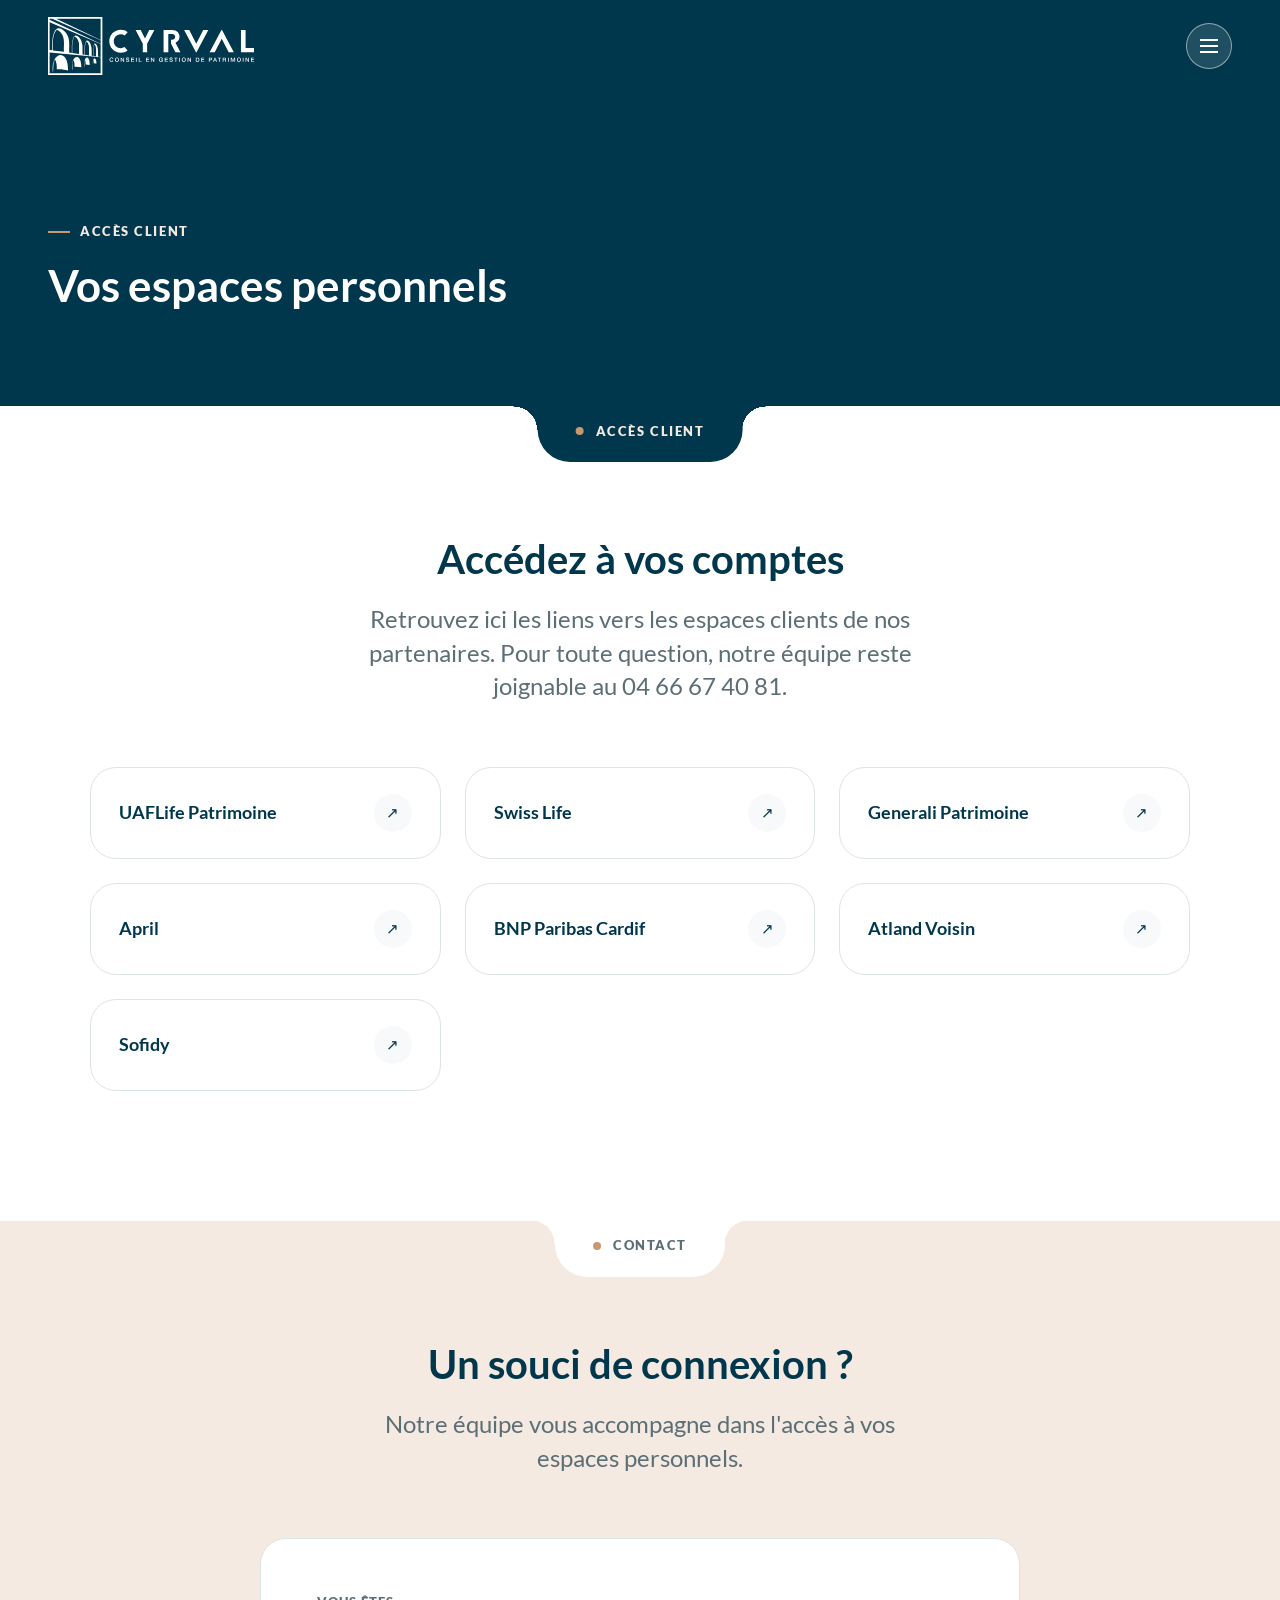
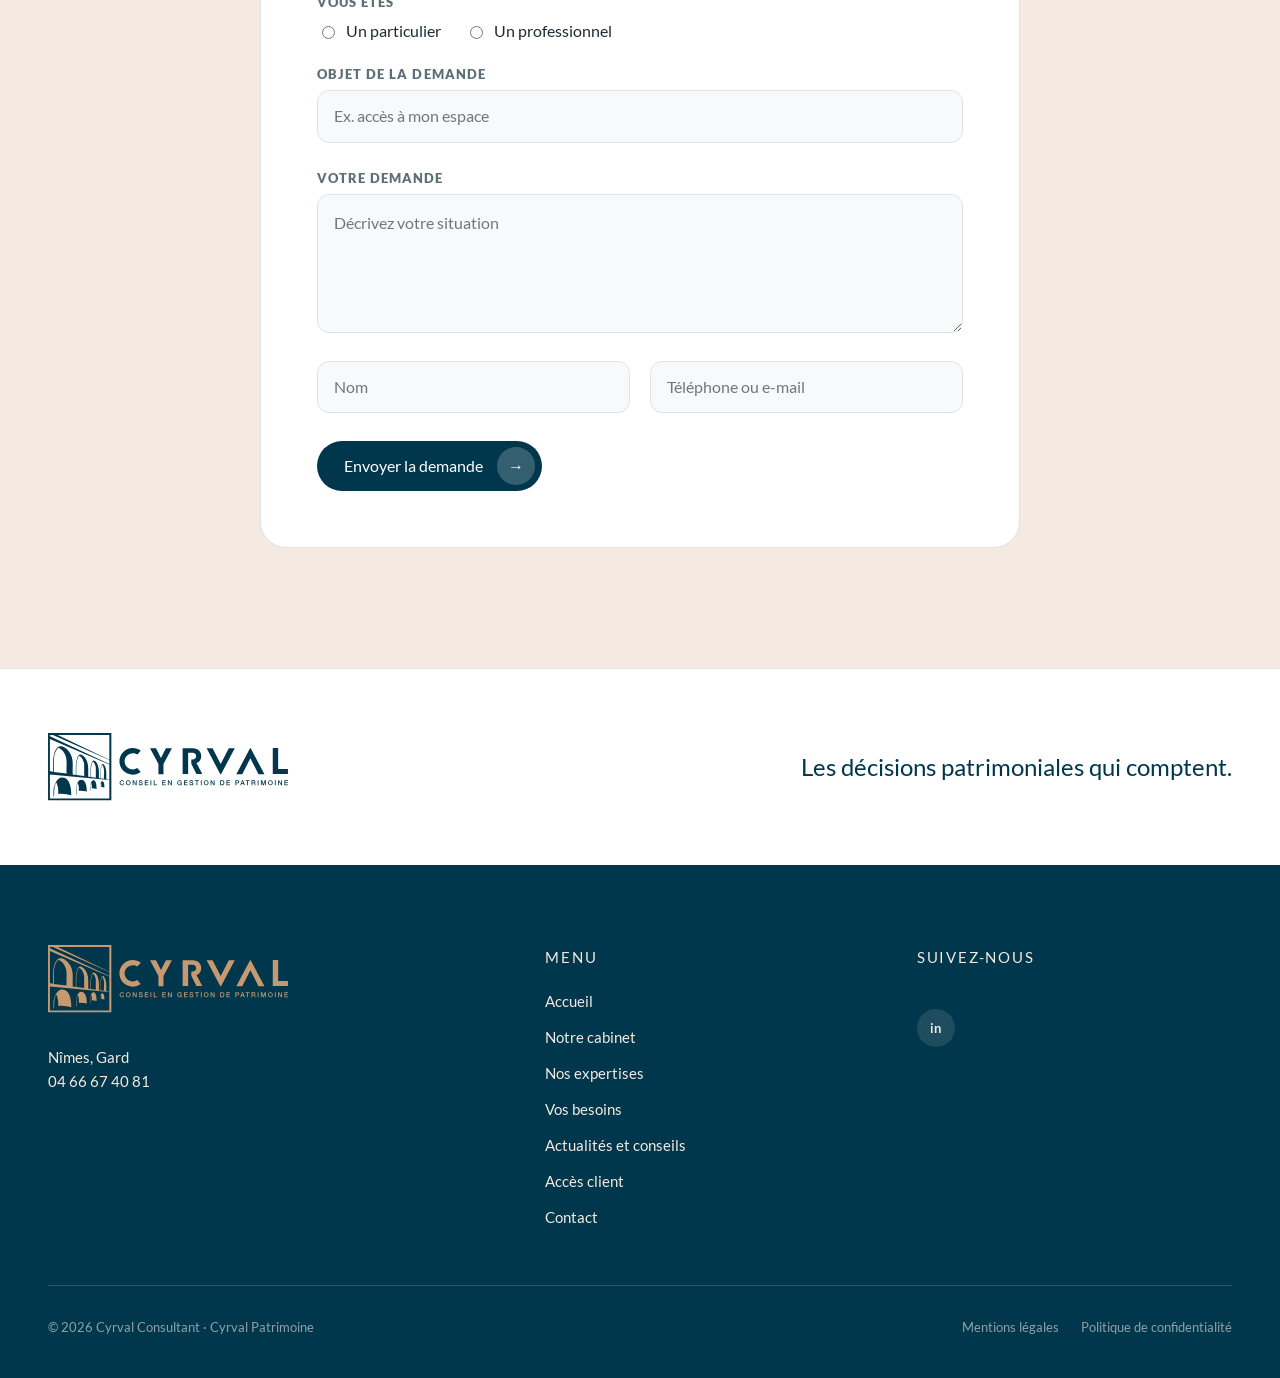
<file: acces-client.html>
<!DOCTYPE html>
<html lang="fr" class="no-js">
<head>
<meta charset="utf-8">
<meta name="viewport" content="width=device-width, initial-scale=1">
<meta name="robots" content="noindex, nofollow">
<title>CYRVAL — Accès client</title>
<meta name="description" content="Accédez aux espaces clients des partenaires de CYRVAL, conseil en gestion de patrimoine à Nîmes.">
<link rel="stylesheet" href="assets/css/cyrval.css">
<script>document.documentElement.className = 'js';</script>
</head>
<body>

<!-- Logo, défini une fois et réutilisé dans la page -->
<svg style="position:absolute;width:0;height:0;overflow:hidden" aria-hidden="true" focusable="false">
  <symbol id="logo-cyrval" viewBox="16.59 58.48 532.44 149.89">
    <g fill="currentColor">
      <path d="M157.12,58.48v149.89H16.59V58.48h140.53ZM152.58,62.82H37.99l114.6,54.93v-54.93ZM152.58,118.44L27.45,62.82h-6.68v3.02l131.81,61.66v-9.05ZM152.58,128.19L20.78,71.78v71.21l.58.47,6.39.75c.31-15.09-1.53-31,4.36-45.26,4.47-10.83,10.71-14.54,21.55-8.29,8,4.61,13.84,14.06,16.18,22.84,3.11,11.65.72,24.94,1.53,36.95l6.15,1.01.73-.51c.42-12.19-1.28-24.44,2.84-36.17,2.26-6.43,5.48-11.06,12.53-6.58,4.28,2.72,7.66,8.21,9.45,12.85,4.21,10.92,2.35,22.83,2.82,34.27l4.84.73c.32-10.23-.97-22.44,2.87-32.13,4.09-10.32,11.11-.46,13.34,5.32,3.66,9.49,2.42,19.63,2.62,29.59l3.48.35c.37-9.12-1.07-19.21,1.77-28.01,2.79-8.67,7.54-.96,9.14,3.71,2.89,8.44,1.78,17.04,2.04,25.81l.53.51,6.04.75v-33.78ZM57.74,148.39c-1.04-16.49,3.88-35.78-7.84-49.45-2.82-3.28-6.74-6.04-10.76-7.6-12.96,14.3-8.94,35.8-9.64,53.57l28.25,3.48ZM96.79,153.96v-25.94c0-1.25-.98-4.56-1.39-5.93-1.62-5.37-4.73-10.22-9.76-12.92-1.02-.24-3.32,5.42-3.68,6.47-3.88,11.46-2.31,23.93-2.57,35.84l17.4,2.47ZM122.6,157.79v-22.11c0-.87-.92-4.33-1.22-5.39-.98-3.39-2.51-6.39-5.23-8.7-1.42,1.4-2.06,3.53-2.59,5.42-2.58,9.3-1.6,19.45-1.72,29l10.76,1.79ZM137.24,129.24c-.67-.47-1.39,1.32-1.55,1.75-3.17,7.95-1.41,19.23-1.93,27.67l.57.82,6.4.75c-.68-10.31,2.47-21.78-3.49-30.99ZM152.58,162.66l-131.81-12.19v53.37h131.81v-41.18Z"/>
      <path d="M68.32,196.86c-9.44-2.53-19.33-4.5-29.12-3.06-.11-4.62.32-9.27-.4-13.84-.14-.89-3.16-12.36-4.2-11.57-.89,2.48-2.17,4.84-2.85,7.41-1.03,3.92-1.31,8.85-1.46,12.93-.22,6.16-.25,5.02-.43,11.18l-1.08-.3c-.22-13.34-.89-20.16,5.45-32.35,2.34-4.49,6.51-9.53,11.89-10.17,19.72-2.33,22.48,26.01,22.19,39.76Z"/>
      <path d="M79.81,194.72h-.92c.08-7.08-.55-13.96,1.31-20.88,1.77-6.58,6.61-15.22,14.63-10.5,5.59,3.28,7.23,13.66,7.65,19.6.13,1.77-.32,3.69.31,5.35-5.84-.63-11.92-1.88-17.78-1.22v-9.03c0-1.01-1.64-6.36-2.22-7.27-.24-.38-.28-.65-.84-.53l-2.15,8.42v16.07Z"/>
      <path d="M110.67,186.77c-.38.5-.56,0-.61-.45-.46-3.58.03-10.04.76-13.64.79-3.92,3.4-12.57,8.9-8.56,4.37,3.19,4.62,13.69,4.75,18.67-3.53-.72-7.09-1.55-10.73-1.53.07-3.93.14-7.89-1.23-11.63-.53.14-.69,1.29-.83,1.77-.33,1.11-1.01,3.79-1.01,4.81v10.56Z"/>
      <path d="M141.58,179.42c-2.18-.86-4.37-1.46-6.74-1.22-.2-2.37.4-5.28-.26-7.55-.12-.41-.12-.93-.66-1.02-1.26,3.67-.77,7.41-.92,11.17-.02.38.23,1.14-.31,1.07v-9.34c0-.99,1.35-4.78,2.01-5.64,2.13-2.79,4.74-.63,5.71,1.91.41,1.07,1.17,4.51,1.17,5.57v5.05Z"/>
    </g>
    <g fill="currentColor">
      <path d="M214.49,136.32c-2.84,1.88-6.23,2.98-9.89,2.98-9.96,0-18.03-8.07-18.03-18.03s8.07-18.03,18.03-18.03c3.74,0,7.22,1.14,10.1,3.09l7.73-8.68c-4.96-3.75-11.12-6-17.83-6-16.36,0-29.63,13.27-29.63,29.63s13.27,29.63,29.63,29.63c6.62,0,12.71-2.2,17.65-5.87l-7.75-8.71Z"/>
      <polygon points="515.3 91.96 515.3 149.55 549.03 149.55 549.03 138.54 527.27 138.54 527.27 91.96 515.3 91.96"/>
      <polygon points="496.85 149.79 466.31 92.2 466.21 92.2 464.98 92.2 464.88 92.2 434.34 149.79 447.56 149.79 465.59 114.52 483.62 149.79 496.85 149.79"/>
      <polygon points="430.98 92.2 400.44 149.79 400.34 149.79 399.11 149.79 399.01 149.79 368.47 92.2 381.69 92.2 399.72 127.47 417.75 92.2 430.98 92.2"/>
      <polygon points="278.23 92.2 272.78 102.86 267.2 113.78 261.62 102.86 256.17 92.2 242.94 92.2 261.62 127.42 261.62 148.47 261.62 149.79 272.78 149.79 272.78 148.47 272.78 127.42 291.46 92.2 278.23 92.2"/>
      <path d="M346.03,124.92c5.58-2.02,10.51-7.03,10.51-15.12,0-9.62-6.95-17.63-18.68-17.63h-22.56v57.56h12.2v-47.54h9.63c4.93,0,8.17,3.15,8.17,7.6s-3.23,7.6-8.17,7.6h-2.62v9.38l11.35,22.96h13.02l-12.85-24.82Z"/>
    </g>
    <g fill="currentColor">
      <path d="M183.39,166.9c-.08-.31-.19-.6-.33-.86-.14-.26-.32-.49-.54-.68-.22-.19-.48-.34-.78-.45-.3-.11-.64-.16-1.04-.16-.57,0-1.07.12-1.49.35-.42.23-.76.54-1.02.93-.26.39-.46.83-.58,1.32-.13.49-.19,1-.19,1.51s.06,1.02.19,1.51c.13.49.32.93.58,1.32.26.39.6.7,1.02.93.42.23.91.35,1.49.35.42,0,.8-.07,1.12-.22s.6-.35.83-.6.41-.56.54-.9c.13-.34.22-.71.26-1.1h1.84c-.04.64-.18,1.23-.42,1.77-.24.53-.56.99-.96,1.38-.4.39-.88.69-1.42.9-.54.21-1.14.32-1.8.32-.81,0-1.53-.15-2.17-.45-.64-.3-1.18-.7-1.62-1.22-.44-.51-.78-1.11-1.02-1.8-.24-.68-.36-1.41-.36-2.19s.12-1.49.36-2.18c.24-.68.58-1.28,1.02-1.8.44-.51.98-.92,1.62-1.22.64-.3,1.36-.45,2.17-.45.6,0,1.17.08,1.71.25.53.17,1,.41,1.41.73.41.32.74.7.99,1.16.25.45.41.97.47,1.56h-1.89Z"/>
      <path d="M194.65,163.21c.81,0,1.53.15,2.17.45.64.3,1.18.71,1.62,1.22.44.51.78,1.11,1.02,1.8s.35,1.41.35,2.18-.12,1.51-.35,2.19c-.24.69-.58,1.28-1.02,1.8-.44.51-.98.92-1.62,1.22-.64.3-1.36.45-2.17.45s-1.53-.15-2.17-.45c-.64-.3-1.18-.7-1.62-1.22-.44-.51-.78-1.11-1.02-1.8-.24-.68-.36-1.41-.36-2.19s.12-1.49.36-2.18c.24-.68.58-1.28,1.02-1.8.44-.51.98-.92,1.62-1.22.64-.3,1.36-.45,2.17-.45ZM194.65,164.75c-.57,0-1.07.12-1.49.35-.42.23-.76.54-1.02.93-.26.39-.46.83-.58,1.32-.13.49-.19,1-.19,1.51s.06,1.02.19,1.51c.13.49.32.93.58,1.32.26.39.6.7,1.02.93.42.23.91.35,1.49.35s1.07-.12,1.49-.35c.42-.23.76-.54,1.02-.93.26-.39.46-.83.58-1.32.13-.49.19-1,.19-1.51s-.06-1.02-.19-1.51c-.13-.49-.32-.93-.58-1.32-.26-.39-.6-.7-1.02-.93-.42-.23-.91-.35-1.49-.35Z"/>
      <path d="M204.5,163.47h1.99l4.92,7.95h.03v-7.95h1.8v10.79h-1.99l-4.91-7.93h-.05v7.93h-1.8v-10.79Z"/>
      <path d="M219.76,170.66c0,.41.07.77.21,1.06.14.29.34.53.59.72s.54.32.87.41c.33.09.68.13,1.07.13.41,0,.76-.05,1.06-.14.29-.1.53-.22.71-.37.18-.15.31-.33.39-.52.08-.2.12-.4.12-.6,0-.41-.09-.72-.28-.91-.19-.2-.39-.33-.61-.42-.38-.14-.83-.27-1.34-.4-.51-.13-1.14-.29-1.88-.49-.46-.12-.85-.28-1.16-.48s-.55-.42-.73-.66c-.18-.24-.31-.5-.39-.77-.08-.27-.11-.55-.11-.83,0-.54.11-1.01.34-1.41.23-.4.53-.73.9-.99.37-.26.8-.46,1.27-.58s.95-.19,1.44-.19c.56,0,1.1.07,1.59.22s.94.36,1.31.66c.38.29.68.65.9,1.08.22.43.33.92.33,1.49h-1.89c-.05-.69-.29-1.19-.71-1.47-.42-.29-.96-.43-1.62-.43-.22,0-.45.02-.68.07-.23.05-.44.12-.64.23-.19.11-.35.25-.48.43-.13.18-.19.41-.19.68,0,.38.12.68.36.9.24.22.55.38.93.49.04.01.2.05.48.13s.59.16.93.25c.34.09.68.18,1,.26.33.09.56.15.7.19.35.11.66.26.92.45.26.19.48.41.66.66s.31.51.39.79.13.56.13.85c0,.6-.12,1.12-.37,1.55-.25.43-.57.78-.97,1.05-.4.27-.86.47-1.38.6-.51.13-1.04.19-1.57.19-.61,0-1.19-.08-1.74-.23-.54-.15-1.02-.38-1.42-.69-.4-.31-.73-.71-.97-1.2-.24-.49-.37-1.06-.38-1.73h1.89Z"/>
      <path d="M231.35,163.47h7.77v1.63h-5.88v2.82h5.44v1.54h-5.44v3.16h5.98v1.63h-7.87v-10.79Z"/>
      <path d="M243.9,163.47h1.89v10.79h-1.89v-10.79Z"/>
      <path d="M251.14,163.47h1.89v9.16h5.48v1.63h-7.37v-10.79Z"/>
      <path d="M270.08,163.47h7.77v1.63h-5.88v2.82h5.44v1.54h-5.44v3.16h5.98v1.63h-7.87v-10.79Z"/>
      <path d="M282.56,163.47h1.99l4.92,7.95h.03v-7.95h1.8v10.79h-1.99l-4.91-7.93h-.05v7.93h-1.8v-10.79Z"/>
      <path d="M313.23,174.25h-1.21l-.29-1.27c-.5.57-1.01.97-1.51,1.19-.5.22-1.08.33-1.74.33-.81,0-1.53-.15-2.17-.45-.64-.3-1.18-.7-1.62-1.22-.44-.51-.78-1.11-1.02-1.8-.24-.68-.35-1.41-.35-2.19s.12-1.49.35-2.18c.24-.68.58-1.28,1.02-1.8.44-.51.98-.92,1.62-1.22.64-.3,1.36-.45,2.17-.45.58,0,1.14.08,1.67.23.53.16,1,.39,1.41.69.41.31.75.69,1.03,1.16.27.46.44,1,.51,1.6h-1.84c-.05-.35-.16-.66-.32-.93-.17-.27-.38-.49-.63-.67-.25-.18-.53-.32-.85-.41-.31-.09-.64-.14-.98-.14-.57,0-1.07.12-1.49.35-.42.23-.76.54-1.02.93-.26.39-.46.83-.58,1.32-.13.49-.19,1-.19,1.51s.06,1.02.19,1.51c.13.49.32.93.58,1.32.26.39.6.7,1.02.93s.91.35,1.49.35c.48.01.91-.05,1.28-.19s.69-.33.94-.59c.26-.26.45-.57.58-.94.13-.37.2-.79.21-1.24h-2.87v-1.44h4.59v5.68Z"/>
      <path d="M318.32,163.47h7.77v1.63h-5.88v2.82h5.44v1.54h-5.44v3.16h5.98v1.63h-7.87v-10.79Z"/>
      <path d="M332.11,170.66c0,.41.07.77.21,1.06.14.29.34.53.59.72.25.19.54.32.87.41.33.09.68.13,1.07.13.41,0,.76-.05,1.06-.14.29-.1.53-.22.71-.37.18-.15.31-.33.39-.52.08-.2.12-.4.12-.6,0-.41-.09-.72-.28-.91-.19-.2-.39-.33-.61-.42-.38-.14-.83-.27-1.34-.4-.51-.13-1.14-.29-1.88-.49-.46-.12-.85-.28-1.16-.48s-.55-.42-.73-.66c-.18-.24-.31-.5-.39-.77-.08-.27-.11-.55-.11-.83,0-.54.11-1.01.34-1.41.23-.4.53-.73.9-.99.37-.26.8-.46,1.27-.58s.95-.19,1.44-.19c.56,0,1.1.07,1.59.22s.94.36,1.31.66c.38.29.68.65.9,1.08.22.43.33.92.33,1.49h-1.89c-.05-.69-.29-1.19-.71-1.47-.42-.29-.96-.43-1.62-.43-.22,0-.45.02-.68.07-.23.05-.44.12-.64.23-.19.11-.35.25-.48.43-.13.18-.19.41-.19.68,0,.38.12.68.36.9.24.22.55.38.93.49.04.01.2.05.48.13s.59.16.93.25c.34.09.68.18,1,.26.33.09.56.15.7.19.35.11.66.26.92.45.26.19.48.41.66.66.18.25.31.51.39.79s.13.56.13.85c0,.6-.12,1.12-.37,1.55-.25.43-.57.78-.97,1.05-.4.27-.86.47-1.38.6-.51.13-1.04.19-1.57.19-.61,0-1.19-.08-1.74-.23-.54-.15-1.02-.38-1.42-.69-.4-.31-.73-.71-.97-1.2-.24-.49-.37-1.06-.38-1.73h1.89Z"/>
      <path d="M342.68,163.47h8.73v1.63h-3.43v9.16h-1.89v-9.16h-3.41v-1.63Z"/>
      <path d="M355.7,163.47h1.89v10.79h-1.89v-10.79Z"/>
      <path d="M367.53,163.21c.81,0,1.53.15,2.17.45.64.3,1.18.71,1.62,1.22.44.51.78,1.11,1.02,1.8.24.68.35,1.41.35,2.18s-.12,1.51-.35,2.19c-.24.69-.58,1.28-1.02,1.8-.44.51-.98.92-1.62,1.22-.64.3-1.36.45-2.17.45s-1.53-.15-2.17-.45c-.64-.3-1.18-.7-1.62-1.22-.44-.51-.78-1.11-1.02-1.8-.24-.68-.36-1.41-.36-2.19s.12-1.49.36-2.18c.24-.68.58-1.28,1.02-1.8.44-.51.98-.92,1.62-1.22.64-.3,1.36-.45,2.17-.45ZM367.53,164.75c-.57,0-1.07.12-1.49.35-.42.23-.76.54-1.02.93-.26.39-.46.83-.58,1.32-.13.49-.19,1-.19,1.51s.06,1.02.19,1.51c.13.49.32.93.58,1.32.26.39.6.7,1.02.93.42.23.91.35,1.49.35s1.07-.12,1.49-.35c.42-.23.76-.54,1.02-.93.26-.39.46-.83.58-1.32.13-.49.19-1,.19-1.51s-.06-1.02-.19-1.51c-.13-.49-.32-.93-.58-1.32-.26-.39-.6-.7-1.02-.93-.42-.23-.91-.35-1.49-.35Z"/>
      <path d="M377.38,163.47h1.99l4.92,7.95h.03v-7.95h1.8v10.79h-1.99l-4.91-7.93h-.05v7.93h-1.8v-10.79Z"/>
      <path d="M398.63,163.47h4.47c.83,0,1.54.14,2.14.42.6.28,1.1.67,1.48,1.16s.67,1.06.85,1.71c.19.65.28,1.35.28,2.1s-.09,1.45-.28,2.1-.47,1.23-.85,1.71-.88.87-1.48,1.16c-.6.28-1.32.42-2.14.42h-4.47v-10.79ZM400.52,172.71h1.86c.73,0,1.34-.1,1.81-.29.47-.2.84-.47,1.1-.82.27-.35.45-.75.54-1.22.1-.47.14-.97.14-1.52s-.05-1.05-.14-1.52c-.1-.47-.28-.88-.54-1.22-.27-.35-.63-.62-1.1-.82-.47-.2-1.07-.29-1.81-.29h-1.86v7.7Z"/>
      <path d="M412.58,163.47h7.77v1.63h-5.88v2.82h5.44v1.54h-5.44v3.16h5.98v1.63h-7.87v-10.79Z"/>
      <path d="M432.37,163.47h4.76c.77,0,1.39.11,1.87.33.48.22.86.5,1.12.83.26.33.44.69.54,1.09.1.39.14.76.14,1.09s-.05.69-.14,1.08c-.1.39-.27.75-.54,1.08-.26.33-.64.61-1.12.82-.48.22-1.11.32-1.87.32h-2.87v4.14h-1.89v-10.79ZM434.26,168.57h2.76c.21,0,.43-.03.65-.09.22-.06.43-.16.61-.3.19-.14.34-.32.45-.54s.17-.51.17-.85-.05-.64-.15-.88c-.1-.23-.24-.42-.41-.55-.17-.14-.37-.23-.59-.28-.22-.05-.46-.08-.71-.08h-2.79v3.57Z"/>
      <path d="M447.25,163.47h2.01l4.16,10.79h-2.02l-1.01-2.86h-4.31l-1.01,2.86h-1.95l4.14-10.79ZM446.59,169.96h3.29l-1.62-4.64h-.05l-1.63,4.64Z"/>
      <path d="M455.06,163.47h8.73v1.63h-3.43v9.16h-1.89v-9.16h-3.41v-1.63Z"/>
      <path d="M468.09,163.47h5.15c1.19,0,2.08.26,2.67.77.59.51.89,1.23.89,2.14,0,.51-.08.94-.23,1.28-.15.34-.33.61-.53.82-.2.21-.4.35-.6.45-.2.09-.34.15-.43.18v.03c.16.02.33.07.52.15.19.08.36.21.52.39.16.18.3.41.4.69.11.28.16.64.16,1.06,0,.63.05,1.21.14,1.73.1.52.24.89.45,1.11h-2.02c-.14-.23-.22-.49-.25-.77-.03-.28-.04-.55-.04-.82,0-.49-.03-.92-.09-1.28-.06-.36-.17-.65-.33-.89-.16-.24-.38-.41-.66-.52s-.63-.17-1.06-.17h-2.78v4.44h-1.89v-10.79ZM469.97,168.38h3.1c.6,0,1.06-.14,1.38-.43.31-.29.47-.72.47-1.29,0-.34-.05-.62-.15-.84s-.24-.39-.42-.51-.38-.2-.6-.24-.46-.06-.7-.06h-3.07v3.37Z"/>
      <path d="M481.76,163.47h1.89v10.79h-1.89v-10.79Z"/>
      <path d="M488.96,163.47h2.66l2.98,8.45h.03l2.9-8.45h2.63v10.79h-1.8v-8.32h-.03l-2.99,8.32h-1.56l-2.99-8.32h-.03v8.32h-1.8v-10.79Z"/>
      <path d="M510.05,163.21c.81,0,1.53.15,2.17.45.64.3,1.18.71,1.62,1.22.44.51.78,1.11,1.02,1.8.24.68.35,1.41.35,2.18s-.12,1.51-.35,2.19c-.24.69-.58,1.28-1.02,1.8-.44.51-.98.92-1.62,1.22-.64.3-1.36.45-2.17.45s-1.53-.15-2.17-.45c-.64-.3-1.18-.7-1.62-1.22-.44-.51-.78-1.11-1.02-1.8-.24-.68-.36-1.41-.36-2.19s.12-1.49.36-2.18c.24-.68.58-1.28,1.02-1.8.44-.51.98-.92,1.62-1.22.64-.3,1.36-.45,2.17-.45ZM510.05,164.75c-.57,0-1.07.12-1.49.35-.42.23-.76.54-1.02.93-.26.39-.46.83-.58,1.32-.13.49-.19,1-.19,1.51s.06,1.02.19,1.51c.13.49.32.93.58,1.32.26.39.6.7,1.02.93.42.23.91.35,1.49.35s1.07-.12,1.49-.35c.42-.23.76-.54,1.02-.93.26-.39.46-.83.58-1.32.13-.49.19-1,.19-1.51s-.06-1.02-.19-1.51c-.13-.49-.32-.93-.58-1.32-.26-.39-.6-.7-1.02-.93-.42-.23-.91-.35-1.49-.35Z"/>
      <path d="M519.98,163.47h1.89v10.79h-1.89v-10.79Z"/>
      <path d="M527.14,163.47h1.99l4.92,7.95h.03v-7.95h1.8v10.79h-1.99l-4.91-7.93h-.05v7.93h-1.8v-10.79Z"/>
      <path d="M541.16,163.47h7.77v1.63h-5.88v2.82h5.44v1.54h-5.44v3.16h5.98v1.63h-7.87v-10.79Z"/>
    </g>
  </symbol>
</svg>

<header class="entete" data-entete>
  <div class="entete__inner">
    <a class="entete__logo" href="index.html" aria-label="CYRVAL, retour à l'accueil">
      <svg viewBox="0 0 532.44 149.89"><use href="#logo-cyrval"></use></svg>
    </a>

    <nav class="nav" aria-label="Navigation principale">
      <a href="index.html">Accueil</a>
      <div class="nav-groupe">
        <button class="nav-groupe__label" type="button" aria-haspopup="true" aria-expanded="false">Notre cabinet</button>
        <div class="nav-groupe__menu">
          <a href="notre-histoire.html">Notre histoire</a>
          <a href="notre-equipe.html">Notre équipe</a>
          <a href="notre-methode.html">Notre méthode</a>
        </div>
      </div>
      <div class="nav-groupe">
        <button class="nav-groupe__label" type="button" aria-haspopup="true" aria-expanded="false">Nos expertises</button>
        <div class="nav-groupe__menu">
          <a href="pole-conseil.html">Pôle Conseil</a>
          <a href="pole-gestion.html">Pôle Gestion</a>
        </div>
      </div>
      <div class="nav-groupe">
        <button class="nav-groupe__label" type="button" aria-haspopup="true" aria-expanded="false">Vos besoins</button>
        <div class="nav-groupe__menu">
          <a href="particuliers.html">Particuliers</a>
          <a href="dirigeants.html">Dirigeants</a>
        </div>
      </div>
      <a href="actualites.html">Actualités et conseils</a>
      <a href="#contact">Contact</a>
    </nav>

    <div class="entete__actions">
      <a class="lien-acces" href="acces-client.html">Accès client ↗</a>
      <a class="lien-linkedin" href="#" aria-label="CYRVAL sur LinkedIn">in</a>
    </div>

    <button class="burger" type="button" data-burger aria-expanded="false" aria-label="Ouvrir le menu">
      <span class="burger__trait"></span>
    </button>
  </div>

  <div class="menu-mobile">
    <div class="menu-mobile__inner">
      <a href="index.html">Accueil</a>
      <p class="menu-mobile__rubrique">Notre cabinet</p>
      <a class="menu-mobile__sous" href="notre-histoire.html">Notre histoire</a>
      <a class="menu-mobile__sous" href="notre-equipe.html">Notre équipe</a>
      <a class="menu-mobile__sous" href="notre-methode.html">Notre méthode</a>
      <p class="menu-mobile__rubrique">Nos expertises</p>
      <a class="menu-mobile__sous" href="pole-conseil.html">Pôle Conseil</a>
      <a class="menu-mobile__sous" href="pole-gestion.html">Pôle Gestion</a>
      <p class="menu-mobile__rubrique">Vos besoins</p>
      <a class="menu-mobile__sous" href="particuliers.html">Particuliers</a>
      <a class="menu-mobile__sous" href="dirigeants.html">Dirigeants</a>
      <a href="actualites.html">Actualités et conseils</a>
      <a href="#contact">Contact</a>
      <div class="menu-mobile__pied">
        <a class="lien-acces" href="acces-client.html">Accès client ↗</a>
        <a class="lien-linkedin" href="#" aria-label="CYRVAL sur LinkedIn">in</a>
      </div>
    </div>
  </div>
</header>

<main>

  <!-- 1. Hero -->
  <section class="hero-page reveal" data-reveal>
    <div class="hero-page__contenu">
      <p class="surtitre surtitre--trait surtitre--clair">Accès client</p>
      <h1 class="hero-page__titre">Vos espaces personnels</h1>
    </div>
  </section>

  <!-- 2. Les portails -->
  <section class="section--blanc" style="--precedent: var(--bleu);">
    <p class="decroche decroche--clair"><span class="decroche__point"></span>Accès client</p>
    <div class="wrap reveal" data-reveal>
      <div class="entete-bloc">
        <h2 class="titre-section">Accédez à vos comptes</h2>
        <p class="chapo" style="margin-left: auto; margin-right: auto;">Retrouvez ici les liens vers les espaces clients de nos partenaires. Pour toute question, notre équipe reste joignable au 04&nbsp;66&nbsp;67&nbsp;40&nbsp;81.</p>
      </div>
      <div class="portails reveal" data-reveal>
        <a class="portail" href="https://www.uaflife-patrimoine.fr/" target="_blank" rel="noopener">
          <span class="portail__nom">UAFLife Patrimoine</span>
          <span class="portail__fleche" aria-hidden="true">↗</span>
        </a>
        <a class="portail" href="https://myswisslife.fr/connection/login" target="_blank" rel="noopener">
          <span class="portail__nom">Swiss Life</span>
          <span class="portail__fleche" aria-hidden="true">↗</span>
        </a>
        <a class="portail" href="https://generali-patrimoine.fr/" target="_blank" rel="noopener">
          <span class="portail__nom">Generali Patrimoine</span>
          <span class="portail__fleche" aria-hidden="true">↗</span>
        </a>
        <a class="portail" href="https://www.april.fr/espace-assure" target="_blank" rel="noopener">
          <span class="portail__nom">April</span>
          <span class="portail__fleche" aria-hidden="true">↗</span>
        </a>
        <a class="portail" href="https://comptes.cardif.fr/web/espace-client/login" target="_blank" rel="noopener">
          <span class="portail__nom">BNP Paribas Cardif</span>
          <span class="portail__fleche" aria-hidden="true">↗</span>
        </a>
        <a class="portail" href="https://extranet.atland-voisin.com/login" target="_blank" rel="noopener">
          <span class="portail__nom">Atland Voisin</span>
          <span class="portail__fleche" aria-hidden="true">↗</span>
        </a>
        <a class="portail" href="https://moncompte.sofidy.com/1,accueil.html" target="_blank" rel="noopener">
          <span class="portail__nom">Sofidy</span>
          <span class="portail__fleche" aria-hidden="true">↗</span>
        </a>
      </div>
    </div>
  </section>

  <!-- 3. Nous contacter -->
  <section id="contact" class="section--sable" style="--precedent: var(--blanc);">
    <p class="decroche"><span class="decroche__point"></span>Contact</p>
    <div class="wrap--court wrap reveal" data-reveal>
      <div class="entete-bloc">
        <h2 class="titre-section">Un souci de connexion ?</h2>
        <p class="chapo">Notre équipe vous accompagne dans l'accès à vos espaces personnels.</p>
      </div>
      <form class="formulaire" onsubmit="return false;">
        <div>
          <p class="formulaire__legende">Vous êtes</p>
          <div class="choix">
            <label><input type="radio" name="profil" value="particulier"> Un particulier</label>
            <label><input type="radio" name="profil" value="professionnel"> Un professionnel</label>
          </div>
        </div>
        <label class="champ">
          <span class="champ__label">Objet de la demande</span>
          <input type="text" placeholder="Ex. accès à mon espace">
        </label>
        <label class="champ">
          <span class="champ__label">Votre demande</span>
          <textarea rows="4" placeholder="Décrivez votre situation"></textarea>
        </label>
        <div class="champs-double">
          <input type="text" placeholder="Nom" aria-label="Nom">
          <input type="text" placeholder="Téléphone ou e-mail" aria-label="Téléphone ou e-mail">
        </div>
        <div>
          <button class="btn" type="submit">Envoyer la demande<span class="btn__fleche" aria-hidden="true">→</span></button>
        </div>
      </form>
    </div>
  </section>

  <!-- 4. Signature -->
  <section class="signature">
    <div class="signature__inner reveal" data-reveal>
      <svg viewBox="0 0 532.44 149.89" aria-hidden="true"><use href="#logo-cyrval"></use></svg>
      <p class="signature__phrase">Les décisions patrimoniales qui comptent.</p>
    </div>
  </section>

</main>

<footer class="pied">
  <div class="pied__inner">
    <div class="pied__haut">
      <div>
        <svg class="pied__logo" viewBox="0 0 532.44 149.89" aria-hidden="true"><use href="#logo-cyrval"></use></svg>
        <p>Nîmes, Gard</p>
        <p>04 66 67 40 81</p>
      </div>
      <div>
        <p class="pied__titre">Menu</p>
        <nav class="pied__liens" aria-label="Navigation de pied de page">
          <a href="index.html">Accueil</a>
          <a href="notre-histoire.html">Notre cabinet</a>
          <a href="pole-conseil.html">Nos expertises</a>
          <a href="particuliers.html">Vos besoins</a>
          <a href="actualites.html">Actualités et conseils</a>
          <a href="acces-client.html">Accès client</a>
          <a href="#contact">Contact</a>
        </nav>
      </div>
      <div class="pied__reseaux">
        <p class="pied__titre">Suivez-nous</p>
        <a class="lien-linkedin" href="#" aria-label="CYRVAL sur LinkedIn">in</a>
      </div>
    </div>
    <div class="pied__bas">
      <span>© 2026 Cyrval Consultant · Cyrval Patrimoine</span>
      <span class="pied__legal">
        <a href="mentions-legales.html">Mentions légales</a>
        <a href="politique-confidentialite.html">Politique de confidentialité</a>
      </span>
    </div>
  </div>
</footer>

<script src="assets/js/cyrval.js" defer></script>
</body>
</html>
</file>
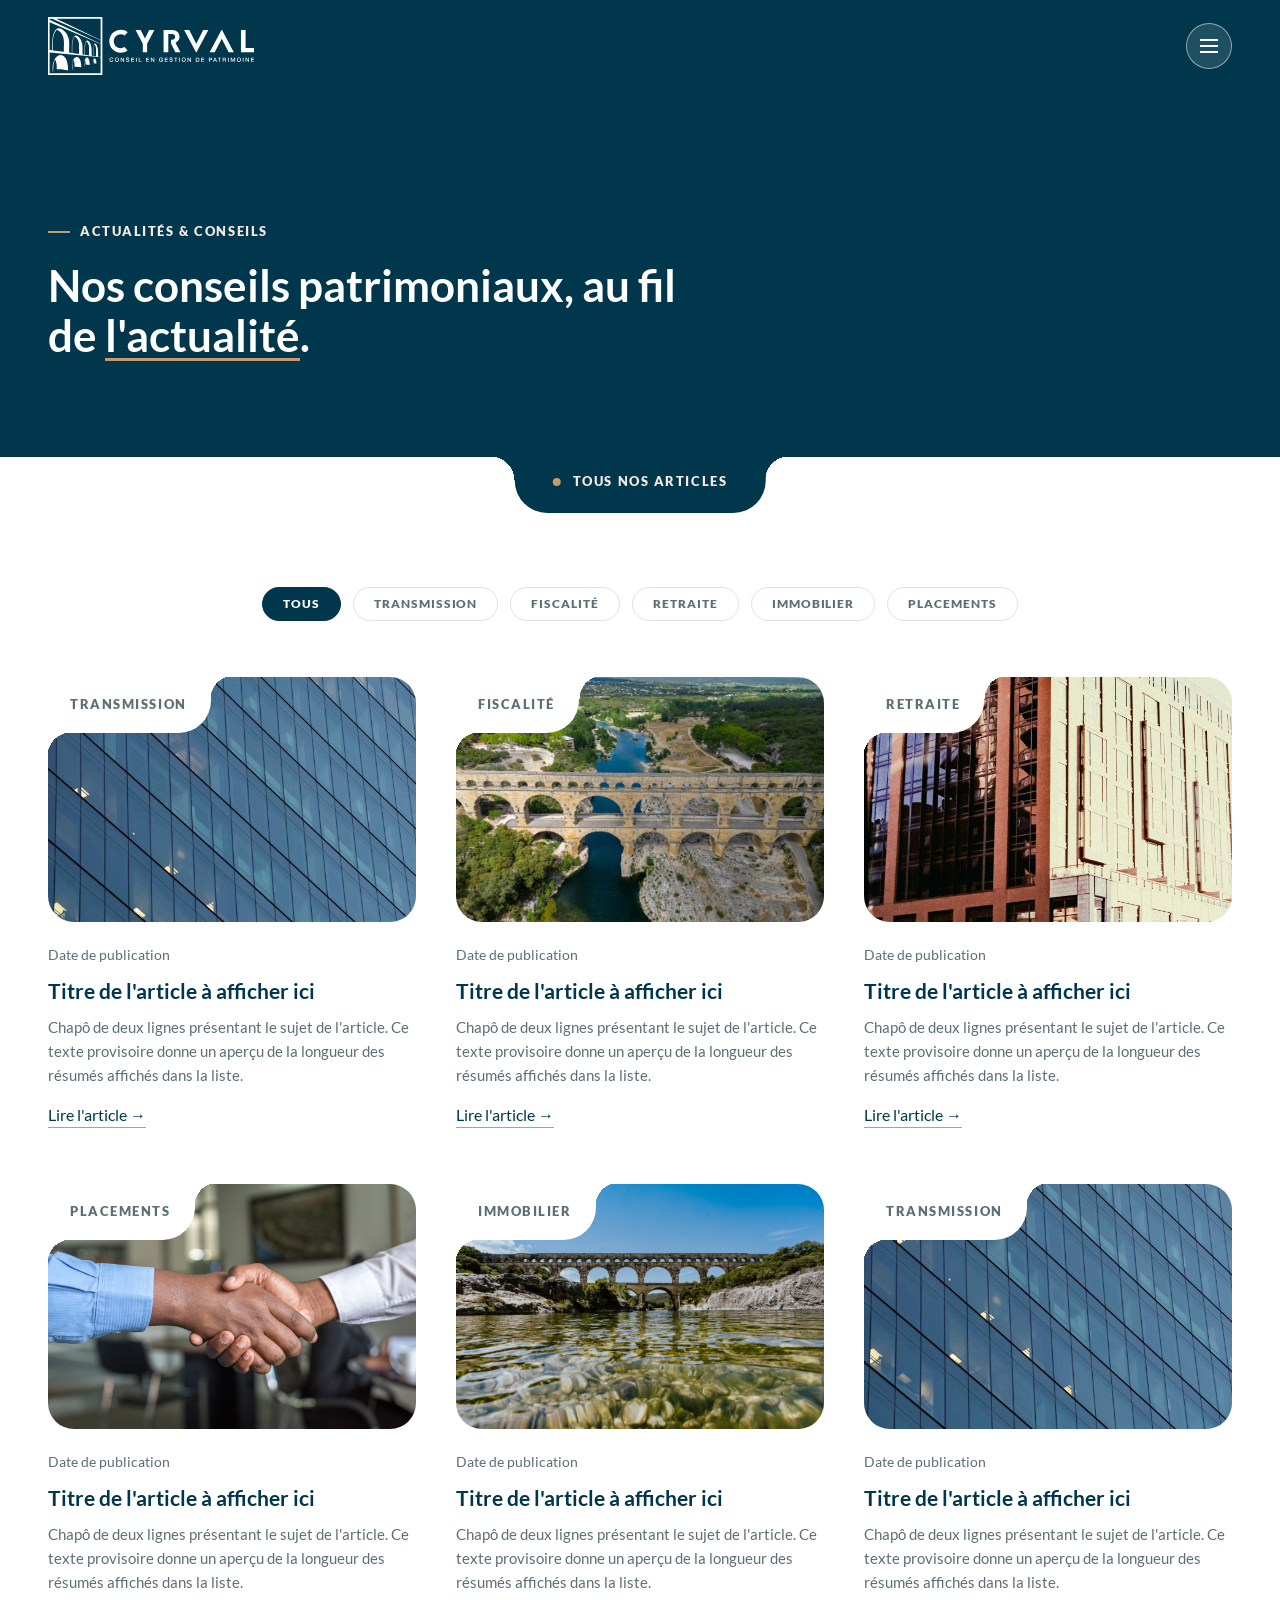
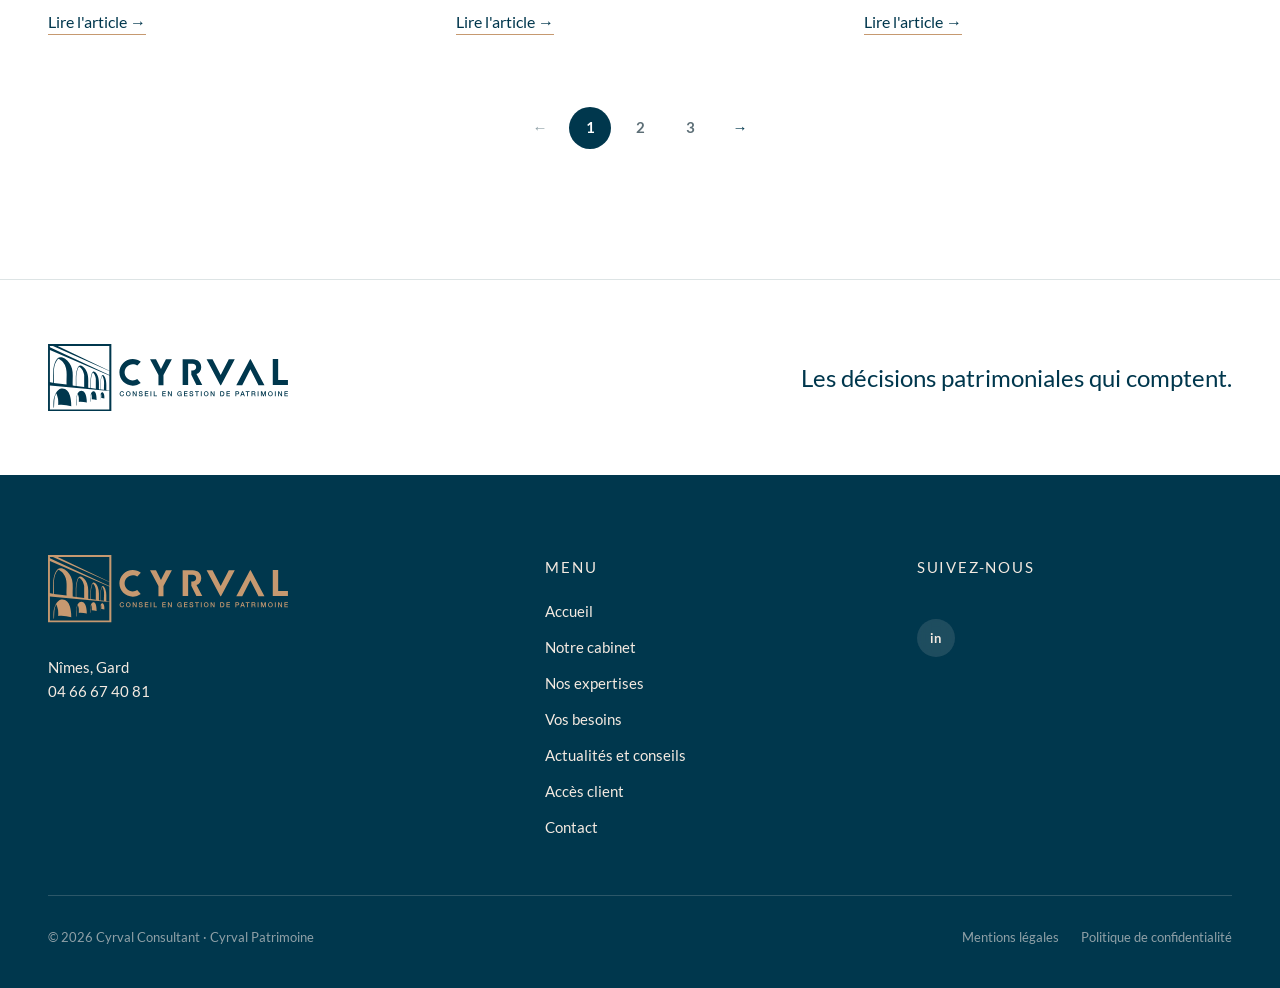
<file: actualites.html>
<!DOCTYPE html>
<html lang="fr" class="no-js">
<head>
<meta charset="utf-8">
<meta name="viewport" content="width=device-width, initial-scale=1">
<meta name="robots" content="noindex, nofollow">
<title>CYRVAL — Actualités &amp; conseils</title>
<meta name="description" content="Les actualités et conseils patrimoniaux de CYRVAL : transmission, fiscalité, retraite, immobilier et placements. Des repères pour éclairer vos décisions.">
<link rel="stylesheet" href="assets/css/cyrval.css">
<script>document.documentElement.className = 'js';</script>
</head>
<body>

<!-- Logo, défini une fois et réutilisé dans la page -->
<svg style="position:absolute;width:0;height:0;overflow:hidden" aria-hidden="true" focusable="false">
  <symbol id="logo-cyrval" viewBox="16.59 58.48 532.44 149.89">
    <g fill="currentColor">
      <path d="M157.12,58.48v149.89H16.59V58.48h140.53ZM152.58,62.82H37.99l114.6,54.93v-54.93ZM152.58,118.44L27.45,62.82h-6.68v3.02l131.81,61.66v-9.05ZM152.58,128.19L20.78,71.78v71.21l.58.47,6.39.75c.31-15.09-1.53-31,4.36-45.26,4.47-10.83,10.71-14.54,21.55-8.29,8,4.61,13.84,14.06,16.18,22.84,3.11,11.65.72,24.94,1.53,36.95l6.15,1.01.73-.51c.42-12.19-1.28-24.44,2.84-36.17,2.26-6.43,5.48-11.06,12.53-6.58,4.28,2.72,7.66,8.21,9.45,12.85,4.21,10.92,2.35,22.83,2.82,34.27l4.84.73c.32-10.23-.97-22.44,2.87-32.13,4.09-10.32,11.11-.46,13.34,5.32,3.66,9.49,2.42,19.63,2.62,29.59l3.48.35c.37-9.12-1.07-19.21,1.77-28.01,2.79-8.67,7.54-.96,9.14,3.71,2.89,8.44,1.78,17.04,2.04,25.81l.53.51,6.04.75v-33.78ZM57.74,148.39c-1.04-16.49,3.88-35.78-7.84-49.45-2.82-3.28-6.74-6.04-10.76-7.6-12.96,14.3-8.94,35.8-9.64,53.57l28.25,3.48ZM96.79,153.96v-25.94c0-1.25-.98-4.56-1.39-5.93-1.62-5.37-4.73-10.22-9.76-12.92-1.02-.24-3.32,5.42-3.68,6.47-3.88,11.46-2.31,23.93-2.57,35.84l17.4,2.47ZM122.6,157.79v-22.11c0-.87-.92-4.33-1.22-5.39-.98-3.39-2.51-6.39-5.23-8.7-1.42,1.4-2.06,3.53-2.59,5.42-2.58,9.3-1.6,19.45-1.72,29l10.76,1.79ZM137.24,129.24c-.67-.47-1.39,1.32-1.55,1.75-3.17,7.95-1.41,19.23-1.93,27.67l.57.82,6.4.75c-.68-10.31,2.47-21.78-3.49-30.99ZM152.58,162.66l-131.81-12.19v53.37h131.81v-41.18Z"/>
      <path d="M68.32,196.86c-9.44-2.53-19.33-4.5-29.12-3.06-.11-4.62.32-9.27-.4-13.84-.14-.89-3.16-12.36-4.2-11.57-.89,2.48-2.17,4.84-2.85,7.41-1.03,3.92-1.31,8.85-1.46,12.93-.22,6.16-.25,5.02-.43,11.18l-1.08-.3c-.22-13.34-.89-20.16,5.45-32.35,2.34-4.49,6.51-9.53,11.89-10.17,19.72-2.33,22.48,26.01,22.19,39.76Z"/>
      <path d="M79.81,194.72h-.92c.08-7.08-.55-13.96,1.31-20.88,1.77-6.58,6.61-15.22,14.63-10.5,5.59,3.28,7.23,13.66,7.65,19.6.13,1.77-.32,3.69.31,5.35-5.84-.63-11.92-1.88-17.78-1.22v-9.03c0-1.01-1.64-6.36-2.22-7.27-.24-.38-.28-.65-.84-.53l-2.15,8.42v16.07Z"/>
      <path d="M110.67,186.77c-.38.5-.56,0-.61-.45-.46-3.58.03-10.04.76-13.64.79-3.92,3.4-12.57,8.9-8.56,4.37,3.19,4.62,13.69,4.75,18.67-3.53-.72-7.09-1.55-10.73-1.53.07-3.93.14-7.89-1.23-11.63-.53.14-.69,1.29-.83,1.77-.33,1.11-1.01,3.79-1.01,4.81v10.56Z"/>
      <path d="M141.58,179.42c-2.18-.86-4.37-1.46-6.74-1.22-.2-2.37.4-5.28-.26-7.55-.12-.41-.12-.93-.66-1.02-1.26,3.67-.77,7.41-.92,11.17-.02.38.23,1.14-.31,1.07v-9.34c0-.99,1.35-4.78,2.01-5.64,2.13-2.79,4.74-.63,5.71,1.91.41,1.07,1.17,4.51,1.17,5.57v5.05Z"/>
    </g>
    <g fill="currentColor">
      <path d="M214.49,136.32c-2.84,1.88-6.23,2.98-9.89,2.98-9.96,0-18.03-8.07-18.03-18.03s8.07-18.03,18.03-18.03c3.74,0,7.22,1.14,10.1,3.09l7.73-8.68c-4.96-3.75-11.12-6-17.83-6-16.36,0-29.63,13.27-29.63,29.63s13.27,29.63,29.63,29.63c6.62,0,12.71-2.2,17.65-5.87l-7.75-8.71Z"/>
      <polygon points="515.3 91.96 515.3 149.55 549.03 149.55 549.03 138.54 527.27 138.54 527.27 91.96 515.3 91.96"/>
      <polygon points="496.85 149.79 466.31 92.2 466.21 92.2 464.98 92.2 464.88 92.2 434.34 149.79 447.56 149.79 465.59 114.52 483.62 149.79 496.85 149.79"/>
      <polygon points="430.98 92.2 400.44 149.79 400.34 149.79 399.11 149.79 399.01 149.79 368.47 92.2 381.69 92.2 399.72 127.47 417.75 92.2 430.98 92.2"/>
      <polygon points="278.23 92.2 272.78 102.86 267.2 113.78 261.62 102.86 256.17 92.2 242.94 92.2 261.62 127.42 261.62 148.47 261.62 149.79 272.78 149.79 272.78 148.47 272.78 127.42 291.46 92.2 278.23 92.2"/>
      <path d="M346.03,124.92c5.58-2.02,10.51-7.03,10.51-15.12,0-9.62-6.95-17.63-18.68-17.63h-22.56v57.56h12.2v-47.54h9.63c4.93,0,8.17,3.15,8.17,7.6s-3.23,7.6-8.17,7.6h-2.62v9.38l11.35,22.96h13.02l-12.85-24.82Z"/>
    </g>
    <g fill="currentColor">
      <path d="M183.39,166.9c-.08-.31-.19-.6-.33-.86-.14-.26-.32-.49-.54-.68-.22-.19-.48-.34-.78-.45-.3-.11-.64-.16-1.04-.16-.57,0-1.07.12-1.49.35-.42.23-.76.54-1.02.93-.26.39-.46.83-.58,1.32-.13.49-.19,1-.19,1.51s.06,1.02.19,1.51c.13.49.32.93.58,1.32.26.39.6.7,1.02.93.42.23.91.35,1.49.35.42,0,.8-.07,1.12-.22s.6-.35.83-.6.41-.56.54-.9c.13-.34.22-.71.26-1.1h1.84c-.04.64-.18,1.23-.42,1.77-.24.53-.56.99-.96,1.38-.4.39-.88.69-1.42.9-.54.21-1.14.32-1.8.32-.81,0-1.53-.15-2.17-.45-.64-.3-1.18-.7-1.62-1.22-.44-.51-.78-1.11-1.02-1.8-.24-.68-.36-1.41-.36-2.19s.12-1.49.36-2.18c.24-.68.58-1.28,1.02-1.8.44-.51.98-.92,1.62-1.22.64-.3,1.36-.45,2.17-.45.6,0,1.17.08,1.71.25.53.17,1,.41,1.41.73.41.32.74.7.99,1.16.25.45.41.97.47,1.56h-1.89Z"/>
      <path d="M194.65,163.21c.81,0,1.53.15,2.17.45.64.3,1.18.71,1.62,1.22.44.51.78,1.11,1.02,1.8s.35,1.41.35,2.18-.12,1.51-.35,2.19c-.24.69-.58,1.28-1.02,1.8-.44.51-.98.92-1.62,1.22-.64.3-1.36.45-2.17.45s-1.53-.15-2.17-.45c-.64-.3-1.18-.7-1.62-1.22-.44-.51-.78-1.11-1.02-1.8-.24-.68-.36-1.41-.36-2.19s.12-1.49.36-2.18c.24-.68.58-1.28,1.02-1.8.44-.51.98-.92,1.62-1.22.64-.3,1.36-.45,2.17-.45ZM194.65,164.75c-.57,0-1.07.12-1.49.35-.42.23-.76.54-1.02.93-.26.39-.46.83-.58,1.32-.13.49-.19,1-.19,1.51s.06,1.02.19,1.51c.13.49.32.93.58,1.32.26.39.6.7,1.02.93.42.23.91.35,1.49.35s1.07-.12,1.49-.35c.42-.23.76-.54,1.02-.93.26-.39.46-.83.58-1.32.13-.49.19-1,.19-1.51s-.06-1.02-.19-1.51c-.13-.49-.32-.93-.58-1.32-.26-.39-.6-.7-1.02-.93-.42-.23-.91-.35-1.49-.35Z"/>
      <path d="M204.5,163.47h1.99l4.92,7.95h.03v-7.95h1.8v10.79h-1.99l-4.91-7.93h-.05v7.93h-1.8v-10.79Z"/>
      <path d="M219.76,170.66c0,.41.07.77.21,1.06.14.29.34.53.59.72s.54.32.87.41c.33.09.68.13,1.07.13.41,0,.76-.05,1.06-.14.29-.1.53-.22.71-.37.18-.15.31-.33.39-.52.08-.2.12-.4.12-.6,0-.41-.09-.72-.28-.91-.19-.2-.39-.33-.61-.42-.38-.14-.83-.27-1.34-.4-.51-.13-1.14-.29-1.88-.49-.46-.12-.85-.28-1.16-.48s-.55-.42-.73-.66c-.18-.24-.31-.5-.39-.77-.08-.27-.11-.55-.11-.83,0-.54.11-1.01.34-1.41.23-.4.53-.73.9-.99.37-.26.8-.46,1.27-.58s.95-.19,1.44-.19c.56,0,1.1.07,1.59.22s.94.36,1.31.66c.38.29.68.65.9,1.08.22.43.33.92.33,1.49h-1.89c-.05-.69-.29-1.19-.71-1.47-.42-.29-.96-.43-1.62-.43-.22,0-.45.02-.68.07-.23.05-.44.12-.64.23-.19.11-.35.25-.48.43-.13.18-.19.41-.19.68,0,.38.12.68.36.9.24.22.55.38.93.49.04.01.2.05.48.13s.59.16.93.25c.34.09.68.18,1,.26.33.09.56.15.7.19.35.11.66.26.92.45.26.19.48.41.66.66s.31.51.39.79.13.56.13.85c0,.6-.12,1.12-.37,1.55-.25.43-.57.78-.97,1.05-.4.27-.86.47-1.38.6-.51.13-1.04.19-1.57.19-.61,0-1.19-.08-1.74-.23-.54-.15-1.02-.38-1.42-.69-.4-.31-.73-.71-.97-1.2-.24-.49-.37-1.06-.38-1.73h1.89Z"/>
      <path d="M231.35,163.47h7.77v1.63h-5.88v2.82h5.44v1.54h-5.44v3.16h5.98v1.63h-7.87v-10.79Z"/>
      <path d="M243.9,163.47h1.89v10.79h-1.89v-10.79Z"/>
      <path d="M251.14,163.47h1.89v9.16h5.48v1.63h-7.37v-10.79Z"/>
      <path d="M270.08,163.47h7.77v1.63h-5.88v2.82h5.44v1.54h-5.44v3.16h5.98v1.63h-7.87v-10.79Z"/>
      <path d="M282.56,163.47h1.99l4.92,7.95h.03v-7.95h1.8v10.79h-1.99l-4.91-7.93h-.05v7.93h-1.8v-10.79Z"/>
      <path d="M313.23,174.25h-1.21l-.29-1.27c-.5.57-1.01.97-1.51,1.19-.5.22-1.08.33-1.74.33-.81,0-1.53-.15-2.17-.45-.64-.3-1.18-.7-1.62-1.22-.44-.51-.78-1.11-1.02-1.8-.24-.68-.35-1.41-.35-2.19s.12-1.49.35-2.18c.24-.68.58-1.28,1.02-1.8.44-.51.98-.92,1.62-1.22.64-.3,1.36-.45,2.17-.45.58,0,1.14.08,1.67.23.53.16,1,.39,1.41.69.41.31.75.69,1.03,1.16.27.46.44,1,.51,1.6h-1.84c-.05-.35-.16-.66-.32-.93-.17-.27-.38-.49-.63-.67-.25-.18-.53-.32-.85-.41-.31-.09-.64-.14-.98-.14-.57,0-1.07.12-1.49.35-.42.23-.76.54-1.02.93-.26.39-.46.83-.58,1.32-.13.49-.19,1-.19,1.51s.06,1.02.19,1.51c.13.49.32.93.58,1.32.26.39.6.7,1.02.93s.91.35,1.49.35c.48.01.91-.05,1.28-.19s.69-.33.94-.59c.26-.26.45-.57.58-.94.13-.37.2-.79.21-1.24h-2.87v-1.44h4.59v5.68Z"/>
      <path d="M318.32,163.47h7.77v1.63h-5.88v2.82h5.44v1.54h-5.44v3.16h5.98v1.63h-7.87v-10.79Z"/>
      <path d="M332.11,170.66c0,.41.07.77.21,1.06.14.29.34.53.59.72.25.19.54.32.87.41.33.09.68.13,1.07.13.41,0,.76-.05,1.06-.14.29-.1.53-.22.71-.37.18-.15.31-.33.39-.52.08-.2.12-.4.12-.6,0-.41-.09-.72-.28-.91-.19-.2-.39-.33-.61-.42-.38-.14-.83-.27-1.34-.4-.51-.13-1.14-.29-1.88-.49-.46-.12-.85-.28-1.16-.48s-.55-.42-.73-.66c-.18-.24-.31-.5-.39-.77-.08-.27-.11-.55-.11-.83,0-.54.11-1.01.34-1.41.23-.4.53-.73.9-.99.37-.26.8-.46,1.27-.58s.95-.19,1.44-.19c.56,0,1.1.07,1.59.22s.94.36,1.31.66c.38.29.68.65.9,1.08.22.43.33.92.33,1.49h-1.89c-.05-.69-.29-1.19-.71-1.47-.42-.29-.96-.43-1.62-.43-.22,0-.45.02-.68.07-.23.05-.44.12-.64.23-.19.11-.35.25-.48.43-.13.18-.19.41-.19.68,0,.38.12.68.36.9.24.22.55.38.93.49.04.01.2.05.48.13s.59.16.93.25c.34.09.68.18,1,.26.33.09.56.15.7.19.35.11.66.26.92.45.26.19.48.41.66.66.18.25.31.51.39.79s.13.56.13.85c0,.6-.12,1.12-.37,1.55-.25.43-.57.78-.97,1.05-.4.27-.86.47-1.38.6-.51.13-1.04.19-1.57.19-.61,0-1.19-.08-1.74-.23-.54-.15-1.02-.38-1.42-.69-.4-.31-.73-.71-.97-1.2-.24-.49-.37-1.06-.38-1.73h1.89Z"/>
      <path d="M342.68,163.47h8.73v1.63h-3.43v9.16h-1.89v-9.16h-3.41v-1.63Z"/>
      <path d="M355.7,163.47h1.89v10.79h-1.89v-10.79Z"/>
      <path d="M367.53,163.21c.81,0,1.53.15,2.17.45.64.3,1.18.71,1.62,1.22.44.51.78,1.11,1.02,1.8.24.68.35,1.41.35,2.18s-.12,1.51-.35,2.19c-.24.69-.58,1.28-1.02,1.8-.44.51-.98.92-1.62,1.22-.64.3-1.36.45-2.17.45s-1.53-.15-2.17-.45c-.64-.3-1.18-.7-1.62-1.22-.44-.51-.78-1.11-1.02-1.8-.24-.68-.36-1.41-.36-2.19s.12-1.49.36-2.18c.24-.68.58-1.28,1.02-1.8.44-.51.98-.92,1.62-1.22.64-.3,1.36-.45,2.17-.45ZM367.53,164.75c-.57,0-1.07.12-1.49.35-.42.23-.76.54-1.02.93-.26.39-.46.83-.58,1.32-.13.49-.19,1-.19,1.51s.06,1.02.19,1.51c.13.49.32.93.58,1.32.26.39.6.7,1.02.93.42.23.91.35,1.49.35s1.07-.12,1.49-.35c.42-.23.76-.54,1.02-.93.26-.39.46-.83.58-1.32.13-.49.19-1,.19-1.51s-.06-1.02-.19-1.51c-.13-.49-.32-.93-.58-1.32-.26-.39-.6-.7-1.02-.93-.42-.23-.91-.35-1.49-.35Z"/>
      <path d="M377.38,163.47h1.99l4.92,7.95h.03v-7.95h1.8v10.79h-1.99l-4.91-7.93h-.05v7.93h-1.8v-10.79Z"/>
      <path d="M398.63,163.47h4.47c.83,0,1.54.14,2.14.42.6.28,1.1.67,1.48,1.16s.67,1.06.85,1.71c.19.65.28,1.35.28,2.1s-.09,1.45-.28,2.1-.47,1.23-.85,1.71-.88.87-1.48,1.16c-.6.28-1.32.42-2.14.42h-4.47v-10.79ZM400.52,172.71h1.86c.73,0,1.34-.1,1.81-.29.47-.2.84-.47,1.1-.82.27-.35.45-.75.54-1.22.1-.47.14-.97.14-1.52s-.05-1.05-.14-1.52c-.1-.47-.28-.88-.54-1.22-.27-.35-.63-.62-1.1-.82-.47-.2-1.07-.29-1.81-.29h-1.86v7.7Z"/>
      <path d="M412.58,163.47h7.77v1.63h-5.88v2.82h5.44v1.54h-5.44v3.16h5.98v1.63h-7.87v-10.79Z"/>
      <path d="M432.37,163.47h4.76c.77,0,1.39.11,1.87.33.48.22.86.5,1.12.83.26.33.44.69.54,1.09.1.39.14.76.14,1.09s-.05.69-.14,1.08c-.1.39-.27.75-.54,1.08-.26.33-.64.61-1.12.82-.48.22-1.11.32-1.87.32h-2.87v4.14h-1.89v-10.79ZM434.26,168.57h2.76c.21,0,.43-.03.65-.09.22-.06.43-.16.61-.3.19-.14.34-.32.45-.54s.17-.51.17-.85-.05-.64-.15-.88c-.1-.23-.24-.42-.41-.55-.17-.14-.37-.23-.59-.28-.22-.05-.46-.08-.71-.08h-2.79v3.57Z"/>
      <path d="M447.25,163.47h2.01l4.16,10.79h-2.02l-1.01-2.86h-4.31l-1.01,2.86h-1.95l4.14-10.79ZM446.59,169.96h3.29l-1.62-4.64h-.05l-1.63,4.64Z"/>
      <path d="M455.06,163.47h8.73v1.63h-3.43v9.16h-1.89v-9.16h-3.41v-1.63Z"/>
      <path d="M468.09,163.47h5.15c1.19,0,2.08.26,2.67.77.59.51.89,1.23.89,2.14,0,.51-.08.94-.23,1.28-.15.34-.33.61-.53.82-.2.21-.4.35-.6.45-.2.09-.34.15-.43.18v.03c.16.02.33.07.52.15.19.08.36.21.52.39.16.18.3.41.4.69.11.28.16.64.16,1.06,0,.63.05,1.21.14,1.73.1.52.24.89.45,1.11h-2.02c-.14-.23-.22-.49-.25-.77-.03-.28-.04-.55-.04-.82,0-.49-.03-.92-.09-1.28-.06-.36-.17-.65-.33-.89-.16-.24-.38-.41-.66-.52s-.63-.17-1.06-.17h-2.78v4.44h-1.89v-10.79ZM469.97,168.38h3.1c.6,0,1.06-.14,1.38-.43.31-.29.47-.72.47-1.29,0-.34-.05-.62-.15-.84s-.24-.39-.42-.51-.38-.2-.6-.24-.46-.06-.7-.06h-3.07v3.37Z"/>
      <path d="M481.76,163.47h1.89v10.79h-1.89v-10.79Z"/>
      <path d="M488.96,163.47h2.66l2.98,8.45h.03l2.9-8.45h2.63v10.79h-1.8v-8.32h-.03l-2.99,8.32h-1.56l-2.99-8.32h-.03v8.32h-1.8v-10.79Z"/>
      <path d="M510.05,163.21c.81,0,1.53.15,2.17.45.64.3,1.18.71,1.62,1.22.44.51.78,1.11,1.02,1.8.24.68.35,1.41.35,2.18s-.12,1.51-.35,2.19c-.24.69-.58,1.28-1.02,1.8-.44.51-.98.92-1.62,1.22-.64.3-1.36.45-2.17.45s-1.53-.15-2.17-.45c-.64-.3-1.18-.7-1.62-1.22-.44-.51-.78-1.11-1.02-1.8-.24-.68-.36-1.41-.36-2.19s.12-1.49.36-2.18c.24-.68.58-1.28,1.02-1.8.44-.51.98-.92,1.62-1.22.64-.3,1.36-.45,2.17-.45ZM510.05,164.75c-.57,0-1.07.12-1.49.35-.42.23-.76.54-1.02.93-.26.39-.46.83-.58,1.32-.13.49-.19,1-.19,1.51s.06,1.02.19,1.51c.13.49.32.93.58,1.32.26.39.6.7,1.02.93.42.23.91.35,1.49.35s1.07-.12,1.49-.35c.42-.23.76-.54,1.02-.93.26-.39.46-.83.58-1.32.13-.49.19-1,.19-1.51s-.06-1.02-.19-1.51c-.13-.49-.32-.93-.58-1.32-.26-.39-.6-.7-1.02-.93-.42-.23-.91-.35-1.49-.35Z"/>
      <path d="M519.98,163.47h1.89v10.79h-1.89v-10.79Z"/>
      <path d="M527.14,163.47h1.99l4.92,7.95h.03v-7.95h1.8v10.79h-1.99l-4.91-7.93h-.05v7.93h-1.8v-10.79Z"/>
      <path d="M541.16,163.47h7.77v1.63h-5.88v2.82h5.44v1.54h-5.44v3.16h5.98v1.63h-7.87v-10.79Z"/>
    </g>
  </symbol>
</svg>

<header class="entete" data-entete>
  <div class="entete__inner">
    <a class="entete__logo" href="index.html" aria-label="CYRVAL, retour à l'accueil">
      <svg viewBox="0 0 532.44 149.89"><use href="#logo-cyrval"></use></svg>
    </a>

    <nav class="nav" aria-label="Navigation principale">
      <a href="index.html">Accueil</a>
      <div class="nav-groupe">
        <button class="nav-groupe__label" type="button" aria-haspopup="true" aria-expanded="false">Notre cabinet</button>
        <div class="nav-groupe__menu">
          <a href="notre-histoire.html">Notre histoire</a>
          <a href="notre-equipe.html">Notre équipe</a>
          <a href="notre-methode.html">Notre méthode</a>
        </div>
      </div>
      <div class="nav-groupe">
        <button class="nav-groupe__label" type="button" aria-haspopup="true" aria-expanded="false">Nos expertises</button>
        <div class="nav-groupe__menu">
          <a href="pole-conseil.html">Pôle Conseil</a>
          <a href="pole-gestion.html">Pôle Gestion</a>
        </div>
      </div>
      <div class="nav-groupe">
        <button class="nav-groupe__label" type="button" aria-haspopup="true" aria-expanded="false">Vos besoins</button>
        <div class="nav-groupe__menu">
          <a href="particuliers.html">Particuliers</a>
          <a href="dirigeants.html">Dirigeants</a>
        </div>
      </div>
      <a class="est-active" href="actualites.html">Actualités et conseils</a>
      <a href="#contact">Contact</a>
    </nav>

    <div class="entete__actions">
      <a class="lien-acces" href="acces-client.html">Accès client ↗</a>
      <a class="lien-linkedin" href="#" aria-label="CYRVAL sur LinkedIn">in</a>
    </div>

    <button class="burger" type="button" data-burger aria-expanded="false" aria-label="Ouvrir le menu">
      <span class="burger__trait"></span>
    </button>
  </div>

  <div class="menu-mobile">
    <div class="menu-mobile__inner">
      <a href="index.html">Accueil</a>
      <p class="menu-mobile__rubrique">Notre cabinet</p>
      <a class="menu-mobile__sous" href="notre-histoire.html">Notre histoire</a>
      <a class="menu-mobile__sous" href="notre-equipe.html">Notre équipe</a>
      <a class="menu-mobile__sous" href="notre-methode.html">Notre méthode</a>
      <p class="menu-mobile__rubrique">Nos expertises</p>
      <a class="menu-mobile__sous" href="pole-conseil.html">Pôle Conseil</a>
      <a class="menu-mobile__sous" href="pole-gestion.html">Pôle Gestion</a>
      <p class="menu-mobile__rubrique">Vos besoins</p>
      <a class="menu-mobile__sous" href="particuliers.html">Particuliers</a>
      <a class="menu-mobile__sous" href="dirigeants.html">Dirigeants</a>
      <a class="est-active" href="actualites.html">Actualités et conseils</a>
      <a href="#contact">Contact</a>
      <div class="menu-mobile__pied">
        <a class="lien-acces" href="acces-client.html">Accès client ↗</a>
        <a class="lien-linkedin" href="#" aria-label="CYRVAL sur LinkedIn">in</a>
      </div>
    </div>
  </div>
</header>

<main>

  <!-- 1. Hero de page -->
  <section class="hero-page reveal" data-reveal>
    <div class="hero-page__contenu">
      <p class="surtitre surtitre--trait surtitre--clair">Actualités &amp; conseils</p>
      <h1 class="hero-page__titre">Nos conseils patrimoniaux, au fil de <span class="souligne-or">l'actualité</span>.</h1>
    </div>
  </section>

  <!-- 2. Tous les articles -->
  <section class="section--blanc" style="--precedent: var(--bleu);">
    <p class="decroche decroche--clair"><span class="decroche__point"></span>Tous nos articles</p>
    <div class="wrap">
      <div class="filtres reveal" data-reveal>
        <a class="chip est-active" href="#">Tous</a>
        <a class="chip" href="#">Transmission</a>
        <a class="chip" href="#">Fiscalité</a>
        <a class="chip" href="#">Retraite</a>
        <a class="chip" href="#">Immobilier</a>
        <a class="chip" href="#">Placements</a>
      </div>

      <div class="actus-grille reveal" data-reveal>

        <article class="article">
          <div class="article__media">
            <div class="media media--arrondi"><img src="assets/img/article-une.jpg" alt=""></div>
            <p class="decroche decroche--coin">Transmission</p>
          </div>
          <div class="article__corps">
            <p class="article__auteur">Date de publication</p>
            <h3 class="article__titre">Titre de l'article à afficher ici</h3>
            <p class="article__resume">Chapô de deux lignes présentant le sujet de l'article. Ce texte provisoire donne un aperçu de la longueur des résumés affichés dans la liste.</p>
            <a class="lien-fleche" href="article.html">Lire l'article →</a>
          </div>
        </article>

        <article class="article">
          <div class="article__media">
            <div class="media media--arrondi"><img src="assets/img/article-02.jpg" alt=""></div>
            <p class="decroche decroche--coin">Fiscalité</p>
          </div>
          <div class="article__corps">
            <p class="article__auteur">Date de publication</p>
            <h3 class="article__titre">Titre de l'article à afficher ici</h3>
            <p class="article__resume">Chapô de deux lignes présentant le sujet de l'article. Ce texte provisoire donne un aperçu de la longueur des résumés affichés dans la liste.</p>
            <a class="lien-fleche" href="article.html">Lire l'article →</a>
          </div>
        </article>

        <article class="article">
          <div class="article__media">
            <div class="media media--arrondi"><img src="assets/img/bureaux-cyrval.jpg" alt="" style="object-position: 60% 40%;"></div>
            <p class="decroche decroche--coin">Retraite</p>
          </div>
          <div class="article__corps">
            <p class="article__auteur">Date de publication</p>
            <h3 class="article__titre">Titre de l'article à afficher ici</h3>
            <p class="article__resume">Chapô de deux lignes présentant le sujet de l'article. Ce texte provisoire donne un aperçu de la longueur des résumés affichés dans la liste.</p>
            <a class="lien-fleche" href="article.html">Lire l'article →</a>
          </div>
        </article>

        <article class="article">
          <div class="article__media">
            <div class="media media--arrondi"><img src="assets/img/equipe-cyrval.jpg" alt=""></div>
            <p class="decroche decroche--coin">Placements</p>
          </div>
          <div class="article__corps">
            <p class="article__auteur">Date de publication</p>
            <h3 class="article__titre">Titre de l'article à afficher ici</h3>
            <p class="article__resume">Chapô de deux lignes présentant le sujet de l'article. Ce texte provisoire donne un aperçu de la longueur des résumés affichés dans la liste.</p>
            <a class="lien-fleche" href="article.html">Lire l'article →</a>
          </div>
        </article>

        <article class="article">
          <div class="article__media">
            <div class="media media--arrondi"><img src="assets/img/hero-pont-du-gard.jpg" alt=""></div>
            <p class="decroche decroche--coin">Immobilier</p>
          </div>
          <div class="article__corps">
            <p class="article__auteur">Date de publication</p>
            <h3 class="article__titre">Titre de l'article à afficher ici</h3>
            <p class="article__resume">Chapô de deux lignes présentant le sujet de l'article. Ce texte provisoire donne un aperçu de la longueur des résumés affichés dans la liste.</p>
            <a class="lien-fleche" href="article.html">Lire l'article →</a>
          </div>
        </article>

        <article class="article">
          <div class="article__media">
            <div class="media media--arrondi"><img src="assets/img/article-une.jpg" alt="" style="object-position: 50% 70%;"></div>
            <p class="decroche decroche--coin">Transmission</p>
          </div>
          <div class="article__corps">
            <p class="article__auteur">Date de publication</p>
            <h3 class="article__titre">Titre de l'article à afficher ici</h3>
            <p class="article__resume">Chapô de deux lignes présentant le sujet de l'article. Ce texte provisoire donne un aperçu de la longueur des résumés affichés dans la liste.</p>
            <a class="lien-fleche" href="article.html">Lire l'article →</a>
          </div>
        </article>

      </div>

      <nav class="pagination" aria-label="Pagination">
        <span class="pagination__fleche est-desactive" aria-hidden="true">←</span>
        <a class="est-active" href="#" aria-current="page">1</a>
        <a href="#">2</a>
        <a href="#">3</a>
        <a class="pagination__fleche" href="#" aria-label="Page suivante">→</a>
      </nav>
    </div>
  </section>

  <!-- 3. Signature -->
  <section class="signature">
    <div class="signature__inner reveal" data-reveal>
      <svg viewBox="0 0 532.44 149.89" aria-hidden="true"><use href="#logo-cyrval"></use></svg>
      <p class="signature__phrase">Les décisions patrimoniales qui comptent.</p>
    </div>
  </section>

</main>

<footer class="pied">
  <div class="pied__inner">
    <div class="pied__haut">
      <div>
        <svg class="pied__logo" viewBox="0 0 532.44 149.89" aria-hidden="true"><use href="#logo-cyrval"></use></svg>
        <p>Nîmes, Gard</p>
        <p>04 66 67 40 81</p>
      </div>
      <div>
        <p class="pied__titre">Menu</p>
        <nav class="pied__liens" aria-label="Navigation de pied de page">
          <a href="index.html">Accueil</a>
          <a href="notre-histoire.html">Notre cabinet</a>
          <a href="pole-conseil.html">Nos expertises</a>
          <a href="particuliers.html">Vos besoins</a>
          <a class="est-active" href="actualites.html">Actualités et conseils</a>
          <a href="acces-client.html">Accès client</a>
          <a href="#contact">Contact</a>
        </nav>
      </div>
      <div class="pied__reseaux">
        <p class="pied__titre">Suivez-nous</p>
        <a class="lien-linkedin" href="#" aria-label="CYRVAL sur LinkedIn">in</a>
      </div>
    </div>
    <div class="pied__bas">
      <span>© 2026 Cyrval Consultant · Cyrval Patrimoine</span>
      <span class="pied__legal">
        <a href="mentions-legales.html">Mentions légales</a>
        <a href="politique-confidentialite.html">Politique de confidentialité</a>
      </span>
    </div>
  </div>
</footer>

<script src="assets/js/cyrval.js" defer></script>
</body>
</html>
</file>
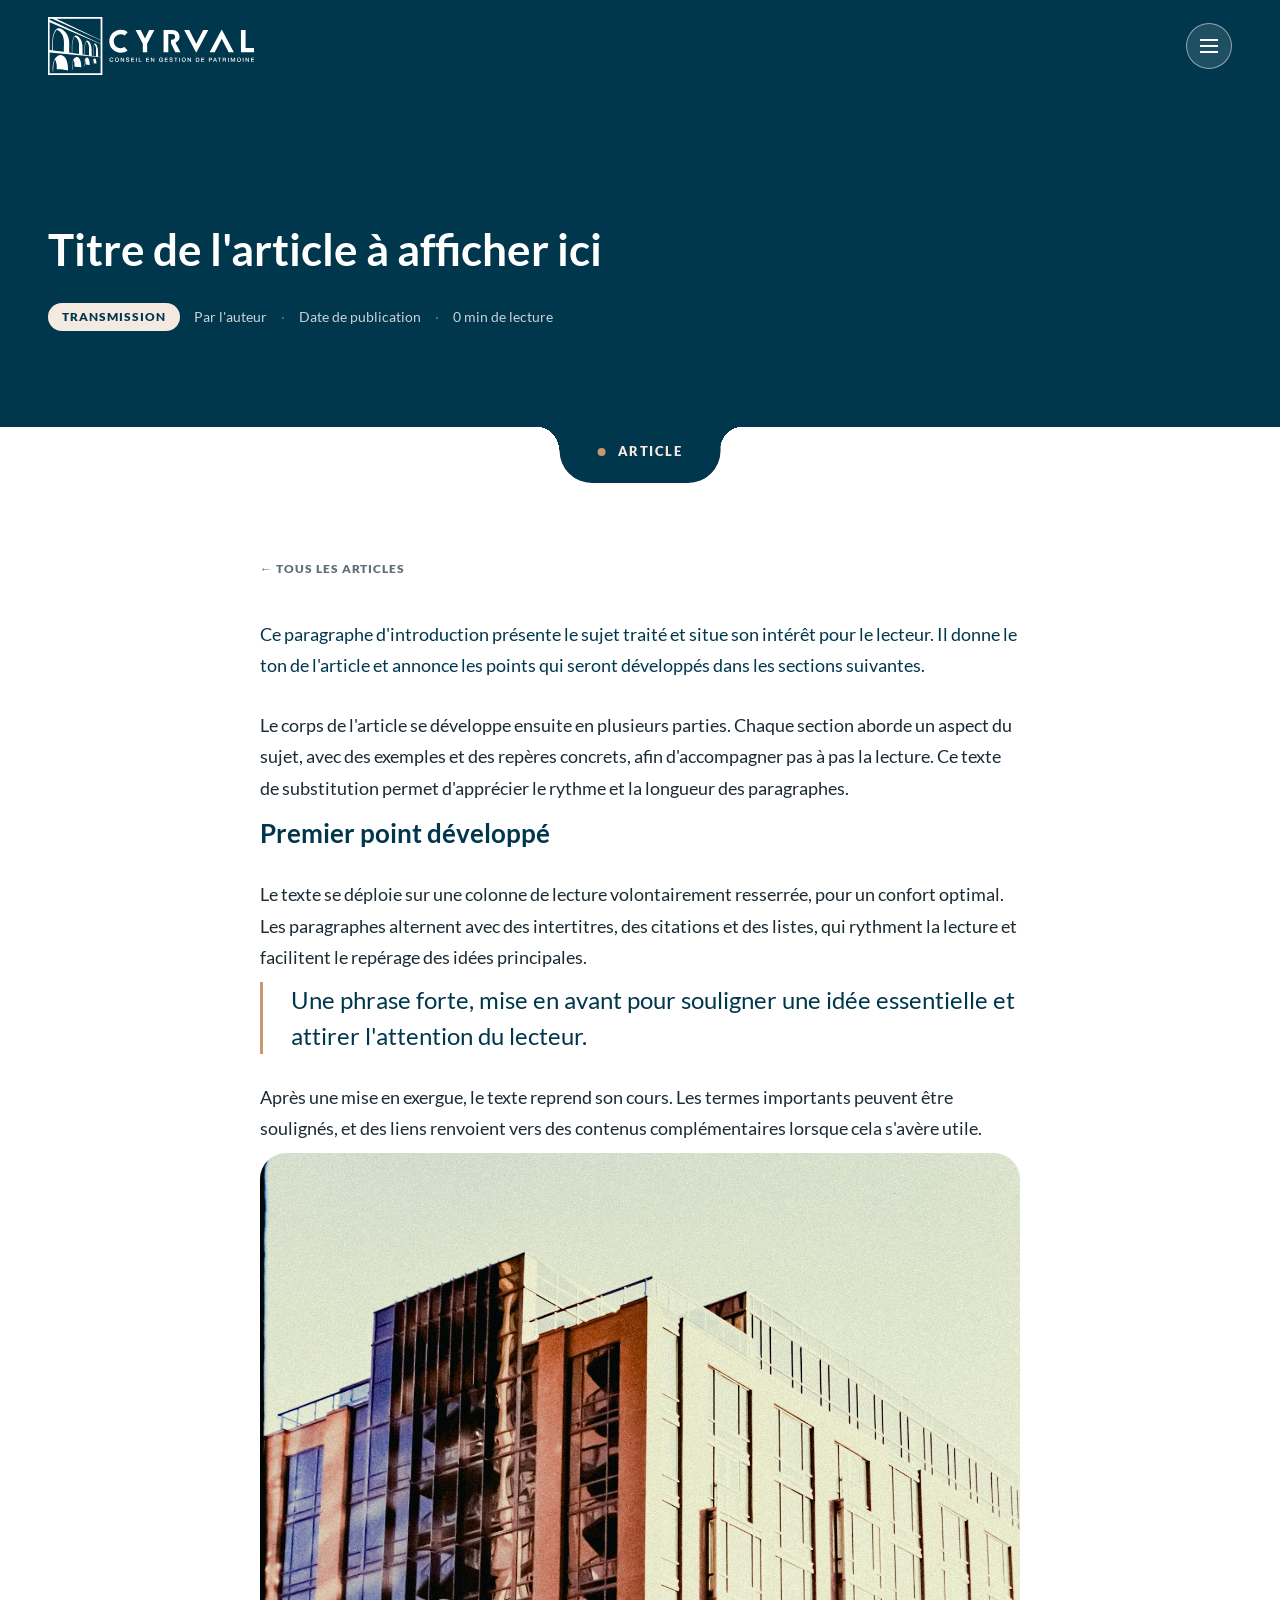
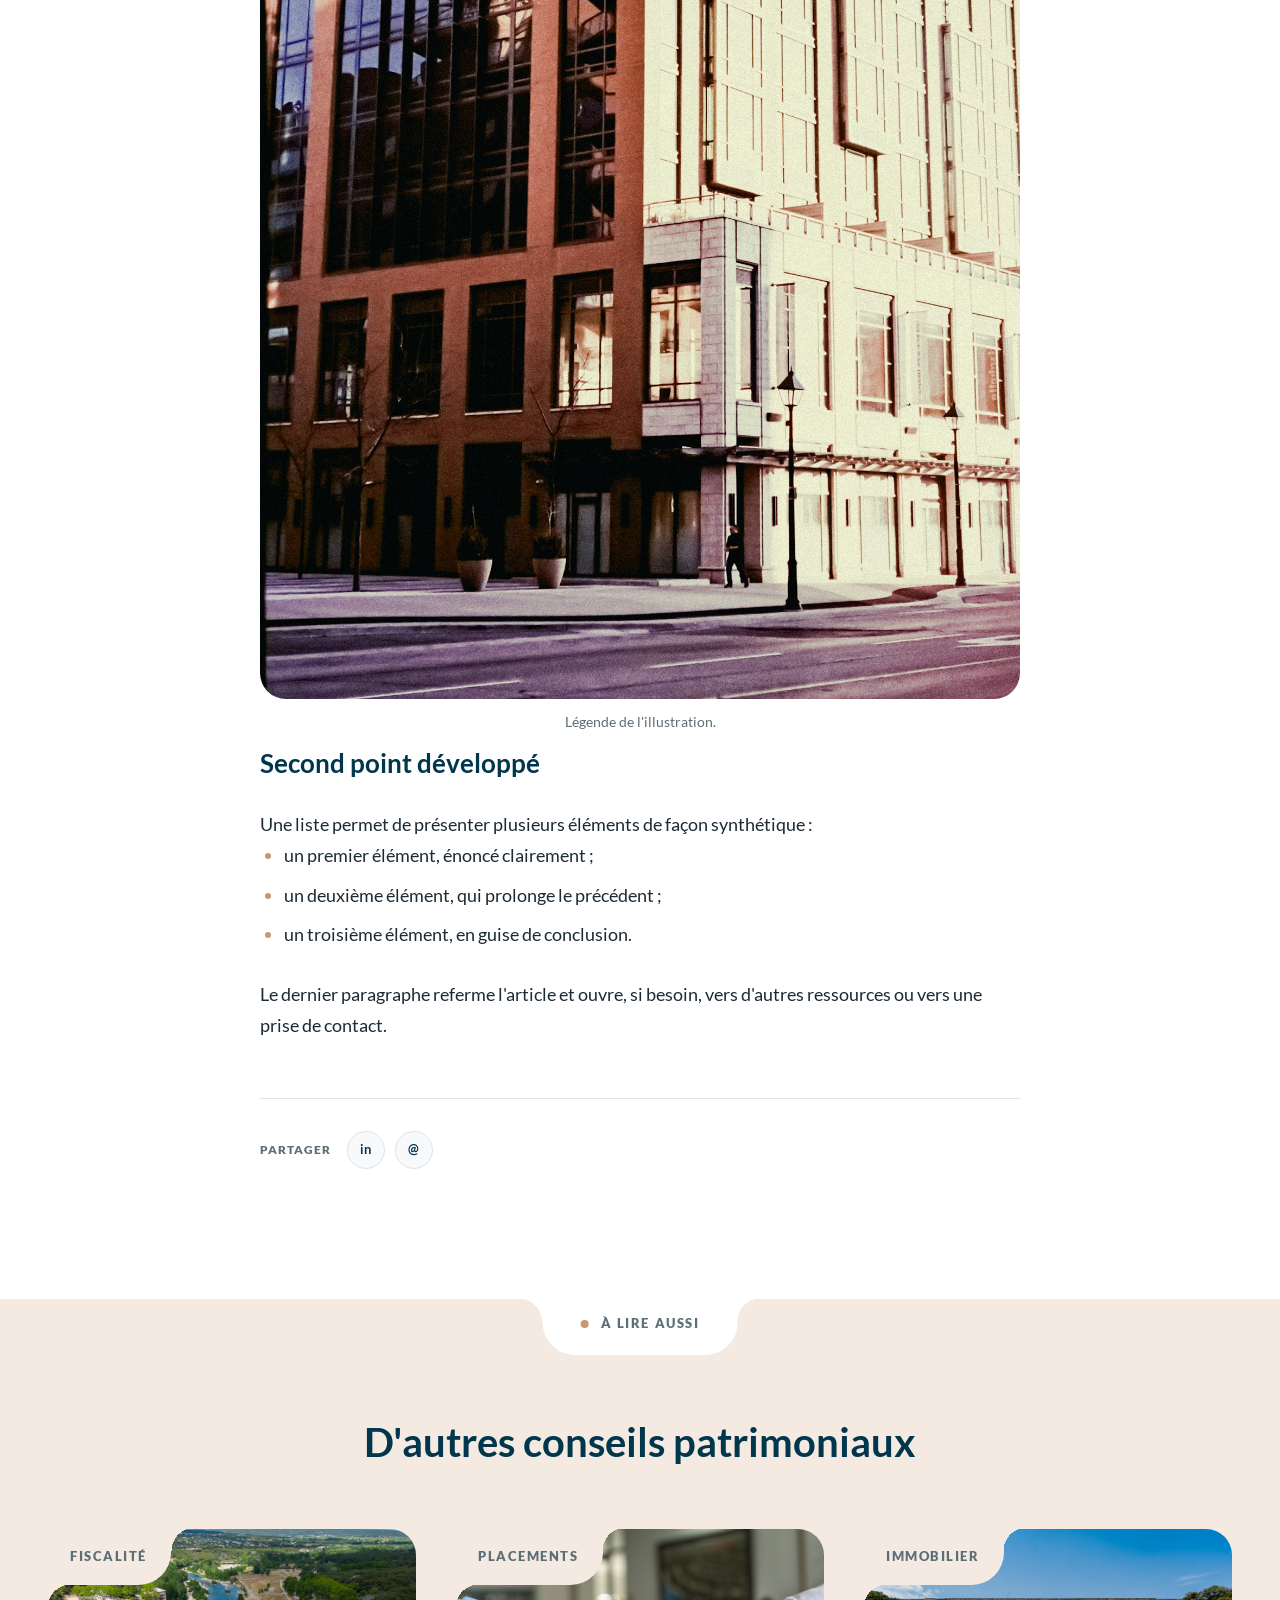
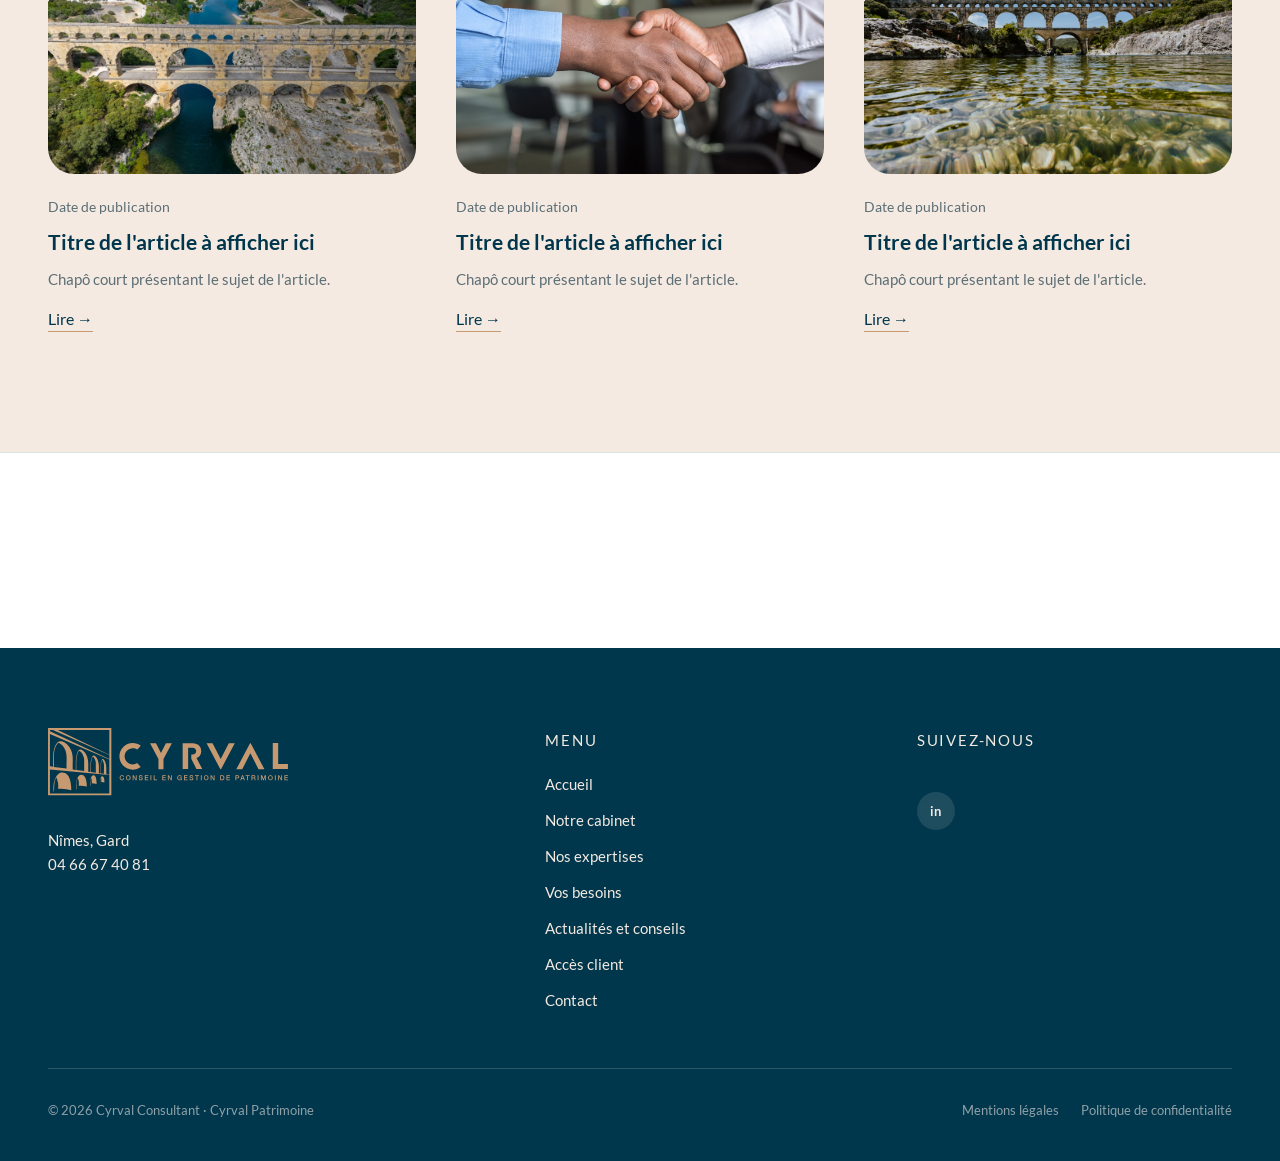
<file: article.html>
<!DOCTYPE html>
<html lang="fr" class="no-js">
<head>
<meta charset="utf-8">
<meta name="viewport" content="width=device-width, initial-scale=1">
<meta name="robots" content="noindex, nofollow">
<title>CYRVAL — Titre de l'article</title>
<meta name="description" content="Gabarit de page article pour CYRVAL. Titre, chapô et contenu à définir avec le client.">
<link rel="stylesheet" href="assets/css/cyrval.css">
<script>document.documentElement.className = 'js';</script>
</head>
<body>

<!-- Logo, défini une fois et réutilisé dans la page -->
<svg style="position:absolute;width:0;height:0;overflow:hidden" aria-hidden="true" focusable="false">
  <symbol id="logo-cyrval" viewBox="16.59 58.48 532.44 149.89">
    <g fill="currentColor">
      <path d="M157.12,58.48v149.89H16.59V58.48h140.53ZM152.58,62.82H37.99l114.6,54.93v-54.93ZM152.58,118.44L27.45,62.82h-6.68v3.02l131.81,61.66v-9.05ZM152.58,128.19L20.78,71.78v71.21l.58.47,6.39.75c.31-15.09-1.53-31,4.36-45.26,4.47-10.83,10.71-14.54,21.55-8.29,8,4.61,13.84,14.06,16.18,22.84,3.11,11.65.72,24.94,1.53,36.95l6.15,1.01.73-.51c.42-12.19-1.28-24.44,2.84-36.17,2.26-6.43,5.48-11.06,12.53-6.58,4.28,2.72,7.66,8.21,9.45,12.85,4.21,10.92,2.35,22.83,2.82,34.27l4.84.73c.32-10.23-.97-22.44,2.87-32.13,4.09-10.32,11.11-.46,13.34,5.32,3.66,9.49,2.42,19.63,2.62,29.59l3.48.35c.37-9.12-1.07-19.21,1.77-28.01,2.79-8.67,7.54-.96,9.14,3.71,2.89,8.44,1.78,17.04,2.04,25.81l.53.51,6.04.75v-33.78ZM57.74,148.39c-1.04-16.49,3.88-35.78-7.84-49.45-2.82-3.28-6.74-6.04-10.76-7.6-12.96,14.3-8.94,35.8-9.64,53.57l28.25,3.48ZM96.79,153.96v-25.94c0-1.25-.98-4.56-1.39-5.93-1.62-5.37-4.73-10.22-9.76-12.92-1.02-.24-3.32,5.42-3.68,6.47-3.88,11.46-2.31,23.93-2.57,35.84l17.4,2.47ZM122.6,157.79v-22.11c0-.87-.92-4.33-1.22-5.39-.98-3.39-2.51-6.39-5.23-8.7-1.42,1.4-2.06,3.53-2.59,5.42-2.58,9.3-1.6,19.45-1.72,29l10.76,1.79ZM137.24,129.24c-.67-.47-1.39,1.32-1.55,1.75-3.17,7.95-1.41,19.23-1.93,27.67l.57.82,6.4.75c-.68-10.31,2.47-21.78-3.49-30.99ZM152.58,162.66l-131.81-12.19v53.37h131.81v-41.18Z"/>
      <path d="M68.32,196.86c-9.44-2.53-19.33-4.5-29.12-3.06-.11-4.62.32-9.27-.4-13.84-.14-.89-3.16-12.36-4.2-11.57-.89,2.48-2.17,4.84-2.85,7.41-1.03,3.92-1.31,8.85-1.46,12.93-.22,6.16-.25,5.02-.43,11.18l-1.08-.3c-.22-13.34-.89-20.16,5.45-32.35,2.34-4.49,6.51-9.53,11.89-10.17,19.72-2.33,22.48,26.01,22.19,39.76Z"/>
      <path d="M79.81,194.72h-.92c.08-7.08-.55-13.96,1.31-20.88,1.77-6.58,6.61-15.22,14.63-10.5,5.59,3.28,7.23,13.66,7.65,19.6.13,1.77-.32,3.69.31,5.35-5.84-.63-11.92-1.88-17.78-1.22v-9.03c0-1.01-1.64-6.36-2.22-7.27-.24-.38-.28-.65-.84-.53l-2.15,8.42v16.07Z"/>
      <path d="M110.67,186.77c-.38.5-.56,0-.61-.45-.46-3.58.03-10.04.76-13.64.79-3.92,3.4-12.57,8.9-8.56,4.37,3.19,4.62,13.69,4.75,18.67-3.53-.72-7.09-1.55-10.73-1.53.07-3.93.14-7.89-1.23-11.63-.53.14-.69,1.29-.83,1.77-.33,1.11-1.01,3.79-1.01,4.81v10.56Z"/>
      <path d="M141.58,179.42c-2.18-.86-4.37-1.46-6.74-1.22-.2-2.37.4-5.28-.26-7.55-.12-.41-.12-.93-.66-1.02-1.26,3.67-.77,7.41-.92,11.17-.02.38.23,1.14-.31,1.07v-9.34c0-.99,1.35-4.78,2.01-5.64,2.13-2.79,4.74-.63,5.71,1.91.41,1.07,1.17,4.51,1.17,5.57v5.05Z"/>
    </g>
    <g fill="currentColor">
      <path d="M214.49,136.32c-2.84,1.88-6.23,2.98-9.89,2.98-9.96,0-18.03-8.07-18.03-18.03s8.07-18.03,18.03-18.03c3.74,0,7.22,1.14,10.1,3.09l7.73-8.68c-4.96-3.75-11.12-6-17.83-6-16.36,0-29.63,13.27-29.63,29.63s13.27,29.63,29.63,29.63c6.62,0,12.71-2.2,17.65-5.87l-7.75-8.71Z"/>
      <polygon points="515.3 91.96 515.3 149.55 549.03 149.55 549.03 138.54 527.27 138.54 527.27 91.96 515.3 91.96"/>
      <polygon points="496.85 149.79 466.31 92.2 466.21 92.2 464.98 92.2 464.88 92.2 434.34 149.79 447.56 149.79 465.59 114.52 483.62 149.79 496.85 149.79"/>
      <polygon points="430.98 92.2 400.44 149.79 400.34 149.79 399.11 149.79 399.01 149.79 368.47 92.2 381.69 92.2 399.72 127.47 417.75 92.2 430.98 92.2"/>
      <polygon points="278.23 92.2 272.78 102.86 267.2 113.78 261.62 102.86 256.17 92.2 242.94 92.2 261.62 127.42 261.62 148.47 261.62 149.79 272.78 149.79 272.78 148.47 272.78 127.42 291.46 92.2 278.23 92.2"/>
      <path d="M346.03,124.92c5.58-2.02,10.51-7.03,10.51-15.12,0-9.62-6.95-17.63-18.68-17.63h-22.56v57.56h12.2v-47.54h9.63c4.93,0,8.17,3.15,8.17,7.6s-3.23,7.6-8.17,7.6h-2.62v9.38l11.35,22.96h13.02l-12.85-24.82Z"/>
    </g>
    <g fill="currentColor">
      <path d="M183.39,166.9c-.08-.31-.19-.6-.33-.86-.14-.26-.32-.49-.54-.68-.22-.19-.48-.34-.78-.45-.3-.11-.64-.16-1.04-.16-.57,0-1.07.12-1.49.35-.42.23-.76.54-1.02.93-.26.39-.46.83-.58,1.32-.13.49-.19,1-.19,1.51s.06,1.02.19,1.51c.13.49.32.93.58,1.32.26.39.6.7,1.02.93.42.23.91.35,1.49.35.42,0,.8-.07,1.12-.22s.6-.35.83-.6.41-.56.54-.9c.13-.34.22-.71.26-1.1h1.84c-.04.64-.18,1.23-.42,1.77-.24.53-.56.99-.96,1.38-.4.39-.88.69-1.42.9-.54.21-1.14.32-1.8.32-.81,0-1.53-.15-2.17-.45-.64-.3-1.18-.7-1.62-1.22-.44-.51-.78-1.11-1.02-1.8-.24-.68-.36-1.41-.36-2.19s.12-1.49.36-2.18c.24-.68.58-1.28,1.02-1.8.44-.51.98-.92,1.62-1.22.64-.3,1.36-.45,2.17-.45.6,0,1.17.08,1.71.25.53.17,1,.41,1.41.73.41.32.74.7.99,1.16.25.45.41.97.47,1.56h-1.89Z"/>
      <path d="M194.65,163.21c.81,0,1.53.15,2.17.45.64.3,1.18.71,1.62,1.22.44.51.78,1.11,1.02,1.8s.35,1.41.35,2.18-.12,1.51-.35,2.19c-.24.69-.58,1.28-1.02,1.8-.44.51-.98.92-1.62,1.22-.64.3-1.36.45-2.17.45s-1.53-.15-2.17-.45c-.64-.3-1.18-.7-1.62-1.22-.44-.51-.78-1.11-1.02-1.8-.24-.68-.36-1.41-.36-2.19s.12-1.49.36-2.18c.24-.68.58-1.28,1.02-1.8.44-.51.98-.92,1.62-1.22.64-.3,1.36-.45,2.17-.45ZM194.65,164.75c-.57,0-1.07.12-1.49.35-.42.23-.76.54-1.02.93-.26.39-.46.83-.58,1.32-.13.49-.19,1-.19,1.51s.06,1.02.19,1.51c.13.49.32.93.58,1.32.26.39.6.7,1.02.93.42.23.91.35,1.49.35s1.07-.12,1.49-.35c.42-.23.76-.54,1.02-.93.26-.39.46-.83.58-1.32.13-.49.19-1,.19-1.51s-.06-1.02-.19-1.51c-.13-.49-.32-.93-.58-1.32-.26-.39-.6-.7-1.02-.93-.42-.23-.91-.35-1.49-.35Z"/>
      <path d="M204.5,163.47h1.99l4.92,7.95h.03v-7.95h1.8v10.79h-1.99l-4.91-7.93h-.05v7.93h-1.8v-10.79Z"/>
      <path d="M219.76,170.66c0,.41.07.77.21,1.06.14.29.34.53.59.72s.54.32.87.41c.33.09.68.13,1.07.13.41,0,.76-.05,1.06-.14.29-.1.53-.22.71-.37.18-.15.31-.33.39-.52.08-.2.12-.4.12-.6,0-.41-.09-.72-.28-.91-.19-.2-.39-.33-.61-.42-.38-.14-.83-.27-1.34-.4-.51-.13-1.14-.29-1.88-.49-.46-.12-.85-.28-1.16-.48s-.55-.42-.73-.66c-.18-.24-.31-.5-.39-.77-.08-.27-.11-.55-.11-.83,0-.54.11-1.01.34-1.41.23-.4.53-.73.9-.99.37-.26.8-.46,1.27-.58s.95-.19,1.44-.19c.56,0,1.1.07,1.59.22s.94.36,1.31.66c.38.29.68.65.9,1.08.22.43.33.92.33,1.49h-1.89c-.05-.69-.29-1.19-.71-1.47-.42-.29-.96-.43-1.62-.43-.22,0-.45.02-.68.07-.23.05-.44.12-.64.23-.19.11-.35.25-.48.43-.13.18-.19.41-.19.68,0,.38.12.68.36.9.24.22.55.38.93.49.04.01.2.05.48.13s.59.16.93.25c.34.09.68.18,1,.26.33.09.56.15.7.19.35.11.66.26.92.45.26.19.48.41.66.66s.31.51.39.79.13.56.13.85c0,.6-.12,1.12-.37,1.55-.25.43-.57.78-.97,1.05-.4.27-.86.47-1.38.6-.51.13-1.04.19-1.57.19-.61,0-1.19-.08-1.74-.23-.54-.15-1.02-.38-1.42-.69-.4-.31-.73-.71-.97-1.2-.24-.49-.37-1.06-.38-1.73h1.89Z"/>
      <path d="M231.35,163.47h7.77v1.63h-5.88v2.82h5.44v1.54h-5.44v3.16h5.98v1.63h-7.87v-10.79Z"/>
      <path d="M243.9,163.47h1.89v10.79h-1.89v-10.79Z"/>
      <path d="M251.14,163.47h1.89v9.16h5.48v1.63h-7.37v-10.79Z"/>
      <path d="M270.08,163.47h7.77v1.63h-5.88v2.82h5.44v1.54h-5.44v3.16h5.98v1.63h-7.87v-10.79Z"/>
      <path d="M282.56,163.47h1.99l4.92,7.95h.03v-7.95h1.8v10.79h-1.99l-4.91-7.93h-.05v7.93h-1.8v-10.79Z"/>
      <path d="M313.23,174.25h-1.21l-.29-1.27c-.5.57-1.01.97-1.51,1.19-.5.22-1.08.33-1.74.33-.81,0-1.53-.15-2.17-.45-.64-.3-1.18-.7-1.62-1.22-.44-.51-.78-1.11-1.02-1.8-.24-.68-.35-1.41-.35-2.19s.12-1.49.35-2.18c.24-.68.58-1.28,1.02-1.8.44-.51.98-.92,1.62-1.22.64-.3,1.36-.45,2.17-.45.58,0,1.14.08,1.67.23.53.16,1,.39,1.41.69.41.31.75.69,1.03,1.16.27.46.44,1,.51,1.6h-1.84c-.05-.35-.16-.66-.32-.93-.17-.27-.38-.49-.63-.67-.25-.18-.53-.32-.85-.41-.31-.09-.64-.14-.98-.14-.57,0-1.07.12-1.49.35-.42.23-.76.54-1.02.93-.26.39-.46.83-.58,1.32-.13.49-.19,1-.19,1.51s.06,1.02.19,1.51c.13.49.32.93.58,1.32.26.39.6.7,1.02.93s.91.35,1.49.35c.48.01.91-.05,1.28-.19s.69-.33.94-.59c.26-.26.45-.57.58-.94.13-.37.2-.79.21-1.24h-2.87v-1.44h4.59v5.68Z"/>
      <path d="M318.32,163.47h7.77v1.63h-5.88v2.82h5.44v1.54h-5.44v3.16h5.98v1.63h-7.87v-10.79Z"/>
      <path d="M332.11,170.66c0,.41.07.77.21,1.06.14.29.34.53.59.72.25.19.54.32.87.41.33.09.68.13,1.07.13.41,0,.76-.05,1.06-.14.29-.1.53-.22.71-.37.18-.15.31-.33.39-.52.08-.2.12-.4.12-.6,0-.41-.09-.72-.28-.91-.19-.2-.39-.33-.61-.42-.38-.14-.83-.27-1.34-.4-.51-.13-1.14-.29-1.88-.49-.46-.12-.85-.28-1.16-.48s-.55-.42-.73-.66c-.18-.24-.31-.5-.39-.77-.08-.27-.11-.55-.11-.83,0-.54.11-1.01.34-1.41.23-.4.53-.73.9-.99.37-.26.8-.46,1.27-.58s.95-.19,1.44-.19c.56,0,1.1.07,1.59.22s.94.36,1.31.66c.38.29.68.65.9,1.08.22.43.33.92.33,1.49h-1.89c-.05-.69-.29-1.19-.71-1.47-.42-.29-.96-.43-1.62-.43-.22,0-.45.02-.68.07-.23.05-.44.12-.64.23-.19.11-.35.25-.48.43-.13.18-.19.41-.19.68,0,.38.12.68.36.9.24.22.55.38.93.49.04.01.2.05.48.13s.59.16.93.25c.34.09.68.18,1,.26.33.09.56.15.7.19.35.11.66.26.92.45.26.19.48.41.66.66.18.25.31.51.39.79s.13.56.13.85c0,.6-.12,1.12-.37,1.55-.25.43-.57.78-.97,1.05-.4.27-.86.47-1.38.6-.51.13-1.04.19-1.57.19-.61,0-1.19-.08-1.74-.23-.54-.15-1.02-.38-1.42-.69-.4-.31-.73-.71-.97-1.2-.24-.49-.37-1.06-.38-1.73h1.89Z"/>
      <path d="M342.68,163.47h8.73v1.63h-3.43v9.16h-1.89v-9.16h-3.41v-1.63Z"/>
      <path d="M355.7,163.47h1.89v10.79h-1.89v-10.79Z"/>
      <path d="M367.53,163.21c.81,0,1.53.15,2.17.45.64.3,1.18.71,1.62,1.22.44.51.78,1.11,1.02,1.8.24.68.35,1.41.35,2.18s-.12,1.51-.35,2.19c-.24.69-.58,1.28-1.02,1.8-.44.51-.98.92-1.62,1.22-.64.3-1.36.45-2.17.45s-1.53-.15-2.17-.45c-.64-.3-1.18-.7-1.62-1.22-.44-.51-.78-1.11-1.02-1.8-.24-.68-.36-1.41-.36-2.19s.12-1.49.36-2.18c.24-.68.58-1.28,1.02-1.8.44-.51.98-.92,1.62-1.22.64-.3,1.36-.45,2.17-.45ZM367.53,164.75c-.57,0-1.07.12-1.49.35-.42.23-.76.54-1.02.93-.26.39-.46.83-.58,1.32-.13.49-.19,1-.19,1.51s.06,1.02.19,1.51c.13.49.32.93.58,1.32.26.39.6.7,1.02.93.42.23.91.35,1.49.35s1.07-.12,1.49-.35c.42-.23.76-.54,1.02-.93.26-.39.46-.83.58-1.32.13-.49.19-1,.19-1.51s-.06-1.02-.19-1.51c-.13-.49-.32-.93-.58-1.32-.26-.39-.6-.7-1.02-.93-.42-.23-.91-.35-1.49-.35Z"/>
      <path d="M377.38,163.47h1.99l4.92,7.95h.03v-7.95h1.8v10.79h-1.99l-4.91-7.93h-.05v7.93h-1.8v-10.79Z"/>
      <path d="M398.63,163.47h4.47c.83,0,1.54.14,2.14.42.6.28,1.1.67,1.48,1.16s.67,1.06.85,1.71c.19.65.28,1.35.28,2.1s-.09,1.45-.28,2.1-.47,1.23-.85,1.71-.88.87-1.48,1.16c-.6.28-1.32.42-2.14.42h-4.47v-10.79ZM400.52,172.71h1.86c.73,0,1.34-.1,1.81-.29.47-.2.84-.47,1.1-.82.27-.35.45-.75.54-1.22.1-.47.14-.97.14-1.52s-.05-1.05-.14-1.52c-.1-.47-.28-.88-.54-1.22-.27-.35-.63-.62-1.1-.82-.47-.2-1.07-.29-1.81-.29h-1.86v7.7Z"/>
      <path d="M412.58,163.47h7.77v1.63h-5.88v2.82h5.44v1.54h-5.44v3.16h5.98v1.63h-7.87v-10.79Z"/>
      <path d="M432.37,163.47h4.76c.77,0,1.39.11,1.87.33.48.22.86.5,1.12.83.26.33.44.69.54,1.09.1.39.14.76.14,1.09s-.05.69-.14,1.08c-.1.39-.27.75-.54,1.08-.26.33-.64.61-1.12.82-.48.22-1.11.32-1.87.32h-2.87v4.14h-1.89v-10.79ZM434.26,168.57h2.76c.21,0,.43-.03.65-.09.22-.06.43-.16.61-.3.19-.14.34-.32.45-.54s.17-.51.17-.85-.05-.64-.15-.88c-.1-.23-.24-.42-.41-.55-.17-.14-.37-.23-.59-.28-.22-.05-.46-.08-.71-.08h-2.79v3.57Z"/>
      <path d="M447.25,163.47h2.01l4.16,10.79h-2.02l-1.01-2.86h-4.31l-1.01,2.86h-1.95l4.14-10.79ZM446.59,169.96h3.29l-1.62-4.64h-.05l-1.63,4.64Z"/>
      <path d="M455.06,163.47h8.73v1.63h-3.43v9.16h-1.89v-9.16h-3.41v-1.63Z"/>
      <path d="M468.09,163.47h5.15c1.19,0,2.08.26,2.67.77.59.51.89,1.23.89,2.14,0,.51-.08.94-.23,1.28-.15.34-.33.61-.53.82-.2.21-.4.35-.6.45-.2.09-.34.15-.43.18v.03c.16.02.33.07.52.15.19.08.36.21.52.39.16.18.3.41.4.69.11.28.16.64.16,1.06,0,.63.05,1.21.14,1.73.1.52.24.89.45,1.11h-2.02c-.14-.23-.22-.49-.25-.77-.03-.28-.04-.55-.04-.82,0-.49-.03-.92-.09-1.28-.06-.36-.17-.65-.33-.89-.16-.24-.38-.41-.66-.52s-.63-.17-1.06-.17h-2.78v4.44h-1.89v-10.79ZM469.97,168.38h3.1c.6,0,1.06-.14,1.38-.43.31-.29.47-.72.47-1.29,0-.34-.05-.62-.15-.84s-.24-.39-.42-.51-.38-.2-.6-.24-.46-.06-.7-.06h-3.07v3.37Z"/>
      <path d="M481.76,163.47h1.89v10.79h-1.89v-10.79Z"/>
      <path d="M488.96,163.47h2.66l2.98,8.45h.03l2.9-8.45h2.63v10.79h-1.8v-8.32h-.03l-2.99,8.32h-1.56l-2.99-8.32h-.03v8.32h-1.8v-10.79Z"/>
      <path d="M510.05,163.21c.81,0,1.53.15,2.17.45.64.3,1.18.71,1.62,1.22.44.51.78,1.11,1.02,1.8.24.68.35,1.41.35,2.18s-.12,1.51-.35,2.19c-.24.69-.58,1.28-1.02,1.8-.44.51-.98.92-1.62,1.22-.64.3-1.36.45-2.17.45s-1.53-.15-2.17-.45c-.64-.3-1.18-.7-1.62-1.22-.44-.51-.78-1.11-1.02-1.8-.24-.68-.36-1.41-.36-2.19s.12-1.49.36-2.18c.24-.68.58-1.28,1.02-1.8.44-.51.98-.92,1.62-1.22.64-.3,1.36-.45,2.17-.45ZM510.05,164.75c-.57,0-1.07.12-1.49.35-.42.23-.76.54-1.02.93-.26.39-.46.83-.58,1.32-.13.49-.19,1-.19,1.51s.06,1.02.19,1.51c.13.49.32.93.58,1.32.26.39.6.7,1.02.93.42.23.91.35,1.49.35s1.07-.12,1.49-.35c.42-.23.76-.54,1.02-.93.26-.39.46-.83.58-1.32.13-.49.19-1,.19-1.51s-.06-1.02-.19-1.51c-.13-.49-.32-.93-.58-1.32-.26-.39-.6-.7-1.02-.93-.42-.23-.91-.35-1.49-.35Z"/>
      <path d="M519.98,163.47h1.89v10.79h-1.89v-10.79Z"/>
      <path d="M527.14,163.47h1.99l4.92,7.95h.03v-7.95h1.8v10.79h-1.99l-4.91-7.93h-.05v7.93h-1.8v-10.79Z"/>
      <path d="M541.16,163.47h7.77v1.63h-5.88v2.82h5.44v1.54h-5.44v3.16h5.98v1.63h-7.87v-10.79Z"/>
    </g>
  </symbol>
</svg>

<header class="entete" data-entete>
  <div class="entete__inner">
    <a class="entete__logo" href="index.html" aria-label="CYRVAL, retour à l'accueil">
      <svg viewBox="0 0 532.44 149.89"><use href="#logo-cyrval"></use></svg>
    </a>

    <nav class="nav" aria-label="Navigation principale">
      <a href="index.html">Accueil</a>
      <div class="nav-groupe">
        <button class="nav-groupe__label" type="button" aria-haspopup="true" aria-expanded="false">Notre cabinet</button>
        <div class="nav-groupe__menu">
          <a href="notre-histoire.html">Notre histoire</a>
          <a href="notre-equipe.html">Notre équipe</a>
          <a href="notre-methode.html">Notre méthode</a>
        </div>
      </div>
      <div class="nav-groupe">
        <button class="nav-groupe__label" type="button" aria-haspopup="true" aria-expanded="false">Nos expertises</button>
        <div class="nav-groupe__menu">
          <a href="pole-conseil.html">Pôle Conseil</a>
          <a href="pole-gestion.html">Pôle Gestion</a>
        </div>
      </div>
      <div class="nav-groupe">
        <button class="nav-groupe__label" type="button" aria-haspopup="true" aria-expanded="false">Vos besoins</button>
        <div class="nav-groupe__menu">
          <a href="particuliers.html">Particuliers</a>
          <a href="dirigeants.html">Dirigeants</a>
        </div>
      </div>
      <a class="est-active" href="actualites.html">Actualités et conseils</a>
      <a href="#contact">Contact</a>
    </nav>

    <div class="entete__actions">
      <a class="lien-acces" href="acces-client.html">Accès client ↗</a>
      <a class="lien-linkedin" href="#" aria-label="CYRVAL sur LinkedIn">in</a>
    </div>

    <button class="burger" type="button" data-burger aria-expanded="false" aria-label="Ouvrir le menu">
      <span class="burger__trait"></span>
    </button>
  </div>

  <div class="menu-mobile">
    <div class="menu-mobile__inner">
      <a href="index.html">Accueil</a>
      <p class="menu-mobile__rubrique">Notre cabinet</p>
      <a class="menu-mobile__sous" href="notre-histoire.html">Notre histoire</a>
      <a class="menu-mobile__sous" href="notre-equipe.html">Notre équipe</a>
      <a class="menu-mobile__sous" href="notre-methode.html">Notre méthode</a>
      <p class="menu-mobile__rubrique">Nos expertises</p>
      <a class="menu-mobile__sous" href="pole-conseil.html">Pôle Conseil</a>
      <a class="menu-mobile__sous" href="pole-gestion.html">Pôle Gestion</a>
      <p class="menu-mobile__rubrique">Vos besoins</p>
      <a class="menu-mobile__sous" href="particuliers.html">Particuliers</a>
      <a class="menu-mobile__sous" href="dirigeants.html">Dirigeants</a>
      <a class="est-active" href="actualites.html">Actualités et conseils</a>
      <a href="#contact">Contact</a>
      <div class="menu-mobile__pied">
        <a class="lien-acces" href="acces-client.html">Accès client ↗</a>
        <a class="lien-linkedin" href="#" aria-label="CYRVAL sur LinkedIn">in</a>
      </div>
    </div>
  </div>
</header>

<main>

  <!-- 1. Hero de page -->
  <section class="hero-page reveal" data-reveal>
    <div class="hero-page__contenu">
      <h1 class="hero-page__titre">Titre de l'article à afficher ici</h1>
      <div class="hero-page__meta">
        <span class="puce-theme">Transmission</span>
        <span>Par l'auteur</span>
        <span class="sep" aria-hidden="true">·</span>
        <span>Date de publication</span>
        <span class="sep" aria-hidden="true">·</span>
        <span>0 min de lecture</span>
      </div>
    </div>
  </section>

  <!-- 2. Corps de l'article -->
  <section class="section--blanc" style="--precedent: var(--bleu);">
    <p class="decroche decroche--clair"><span class="decroche__point"></span>Article</p>
    <div class="wrap">
      <div class="article-colonne">
        <a class="retour-actus" href="actualites.html">← Tous les articles</a>
      </div>

      <div class="corps-article reveal" data-reveal>
        <p class="chapo">Ce paragraphe d'introduction présente le sujet traité et situe son intérêt pour le lecteur. Il donne le ton de l'article et annonce les points qui seront développés dans les sections suivantes.</p>

        <p>Le corps de l'article se développe ensuite en plusieurs parties. Chaque section aborde un aspect du sujet, avec des exemples et des repères concrets, afin d'accompagner pas à pas la lecture. Ce texte de substitution permet d'apprécier le rythme et la longueur des paragraphes.</p>

        <h2>Premier point développé</h2>

        <p>Le texte se déploie sur une colonne de lecture volontairement resserrée, pour un confort optimal. Les paragraphes alternent avec des intertitres, des citations et des listes, qui rythment la lecture et facilitent le repérage des idées principales.</p>

        <blockquote>Une phrase forte, mise en avant pour souligner une idée essentielle et attirer l'attention du lecteur.</blockquote>

        <p>Après une mise en exergue, le texte reprend son cours. Les termes importants peuvent être soulignés, et des liens renvoient vers des contenus complémentaires lorsque cela s'avère utile.</p>

        <figure>
          <img src="assets/img/bureaux-cyrval.jpg" alt="">
          <figcaption>Légende de l'illustration.</figcaption>
        </figure>

        <h2>Second point développé</h2>

        <p>Une liste permet de présenter plusieurs éléments de façon synthétique :</p>

        <ul>
          <li>un premier élément, énoncé clairement ;</li>
          <li>un deuxième élément, qui prolonge le précédent ;</li>
          <li>un troisième élément, en guise de conclusion.</li>
        </ul>

        <p>Le dernier paragraphe referme l'article et ouvre, si besoin, vers d'autres ressources ou vers une prise de contact.</p>
      </div>

      <div class="partage">
        <span class="partage__label">Partager</span>
        <div class="partage__liens">
          <a href="#" aria-label="Partager sur LinkedIn">in</a>
          <a href="#" aria-label="Partager par e-mail">@</a>
        </div>
      </div>
    </div>
  </section>

  <!-- 3. À lire aussi -->
  <section class="section--sable" style="--precedent: var(--blanc);">
    <p class="decroche"><span class="decroche__point"></span>À lire aussi</p>
    <div class="wrap--court wrap">
      <div class="entete-bloc reveal" data-reveal>
        <h2 class="titre-section">D'autres conseils patrimoniaux</h2>
      </div>
      <div class="actus-grille reveal" data-reveal>

        <article class="article">
          <div class="article__media" style="--precedent: var(--sable);">
            <div class="media media--arrondi"><img src="assets/img/article-02.jpg" alt=""></div>
            <p class="decroche decroche--coin">Fiscalité</p>
          </div>
          <div class="article__corps">
            <p class="article__auteur">Date de publication</p>
            <h3 class="article__titre">Titre de l'article à afficher ici</h3>
            <p class="article__resume">Chapô court présentant le sujet de l'article.</p>
            <a class="lien-fleche" href="article.html">Lire →</a>
          </div>
        </article>

        <article class="article">
          <div class="article__media" style="--precedent: var(--sable);">
            <div class="media media--arrondi"><img src="assets/img/equipe-cyrval.jpg" alt=""></div>
            <p class="decroche decroche--coin">Placements</p>
          </div>
          <div class="article__corps">
            <p class="article__auteur">Date de publication</p>
            <h3 class="article__titre">Titre de l'article à afficher ici</h3>
            <p class="article__resume">Chapô court présentant le sujet de l'article.</p>
            <a class="lien-fleche" href="article.html">Lire →</a>
          </div>
        </article>

        <article class="article">
          <div class="article__media" style="--precedent: var(--sable);">
            <div class="media media--arrondi"><img src="assets/img/hero-pont-du-gard.jpg" alt=""></div>
            <p class="decroche decroche--coin">Immobilier</p>
          </div>
          <div class="article__corps">
            <p class="article__auteur">Date de publication</p>
            <h3 class="article__titre">Titre de l'article à afficher ici</h3>
            <p class="article__resume">Chapô court présentant le sujet de l'article.</p>
            <a class="lien-fleche" href="article.html">Lire →</a>
          </div>
        </article>

      </div>
    </div>
  </section>

  <!-- 4. Signature -->
  <section class="signature">
    <div class="signature__inner reveal" data-reveal>
      <svg viewBox="0 0 532.44 149.89" aria-hidden="true"><use href="#logo-cyrval"></use></svg>
      <p class="signature__phrase">Les décisions patrimoniales qui comptent.</p>
    </div>
  </section>

</main>

<footer class="pied">
  <div class="pied__inner">
    <div class="pied__haut">
      <div>
        <svg class="pied__logo" viewBox="0 0 532.44 149.89" aria-hidden="true"><use href="#logo-cyrval"></use></svg>
        <p>Nîmes, Gard</p>
        <p>04 66 67 40 81</p>
      </div>
      <div>
        <p class="pied__titre">Menu</p>
        <nav class="pied__liens" aria-label="Navigation de pied de page">
          <a href="index.html">Accueil</a>
          <a href="notre-histoire.html">Notre cabinet</a>
          <a href="pole-conseil.html">Nos expertises</a>
          <a href="particuliers.html">Vos besoins</a>
          <a class="est-active" href="actualites.html">Actualités et conseils</a>
          <a href="acces-client.html">Accès client</a>
          <a href="#contact">Contact</a>
        </nav>
      </div>
      <div class="pied__reseaux">
        <p class="pied__titre">Suivez-nous</p>
        <a class="lien-linkedin" href="#" aria-label="CYRVAL sur LinkedIn">in</a>
      </div>
    </div>
    <div class="pied__bas">
      <span>© 2026 Cyrval Consultant · Cyrval Patrimoine</span>
      <span class="pied__legal">
        <a href="mentions-legales.html">Mentions légales</a>
        <a href="politique-confidentialite.html">Politique de confidentialité</a>
      </span>
    </div>
  </div>
</footer>

<script src="assets/js/cyrval.js" defer></script>
</body>
</html>
</file>
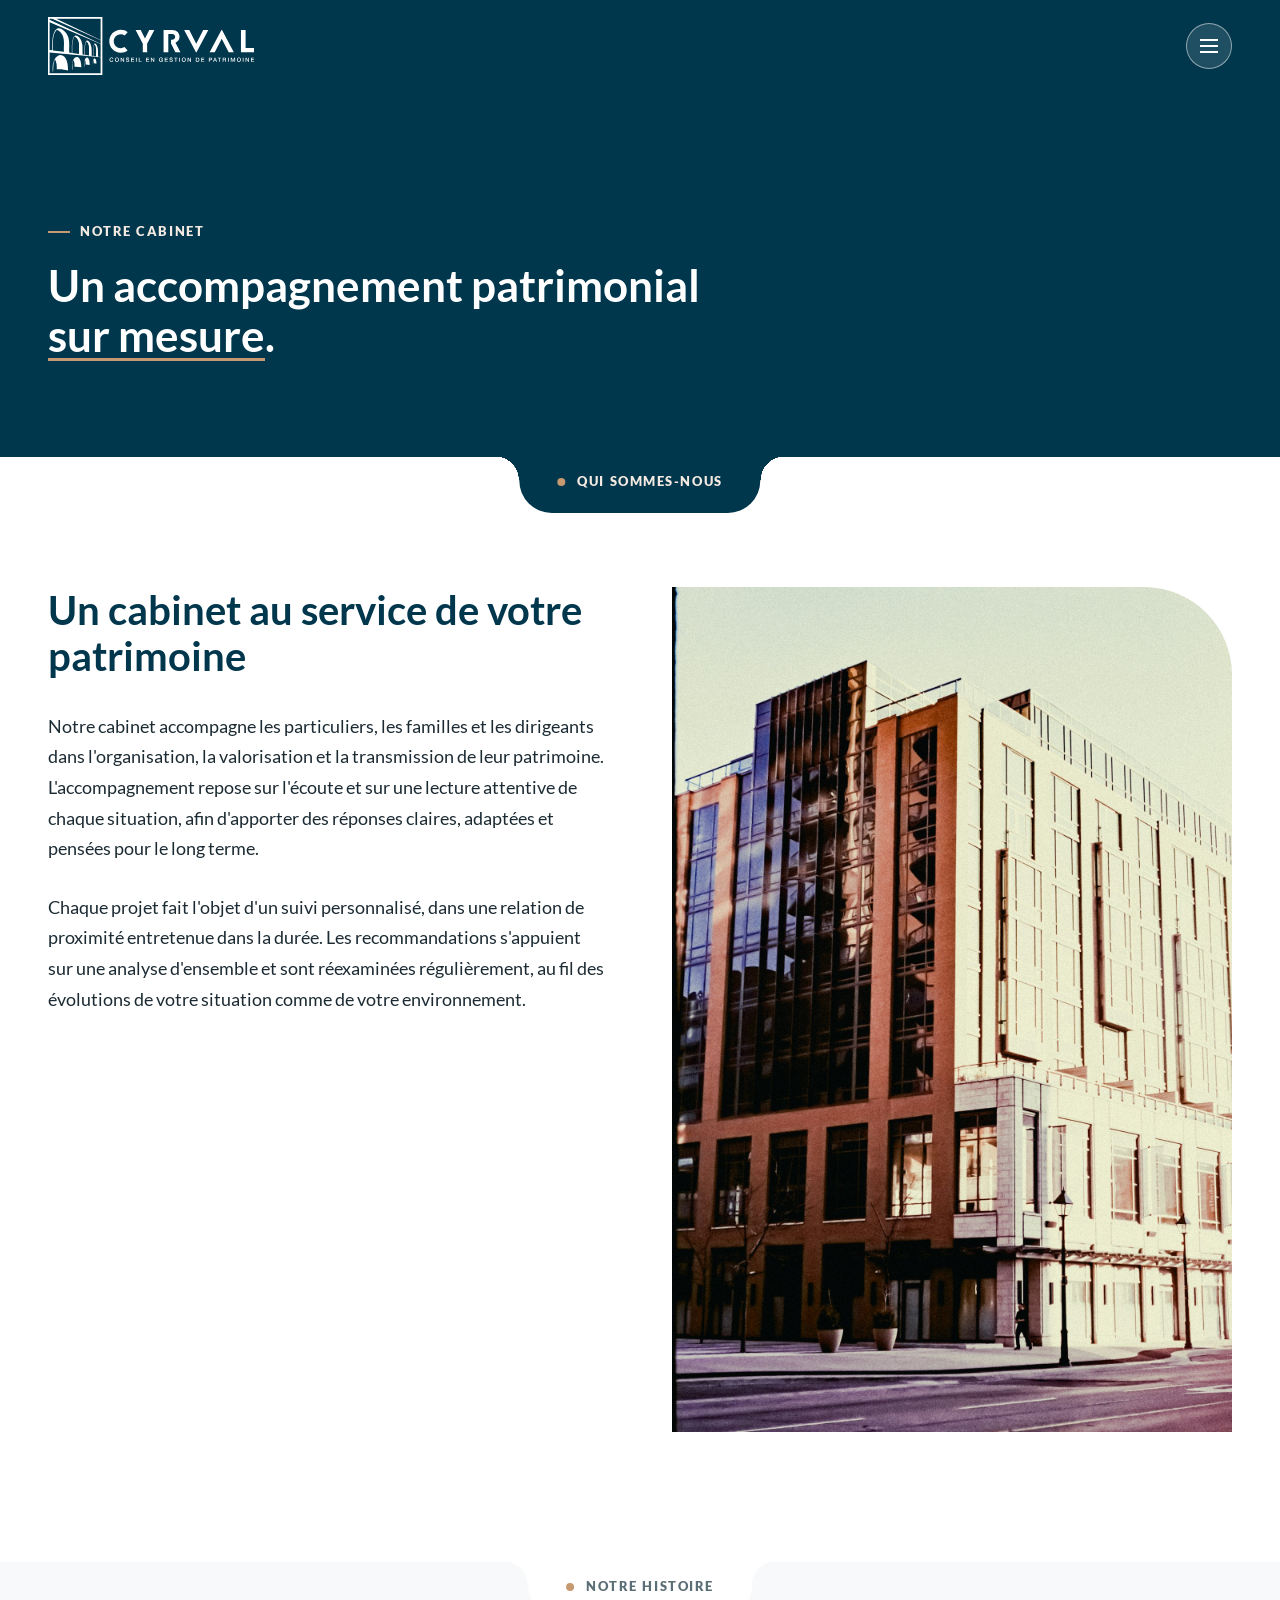
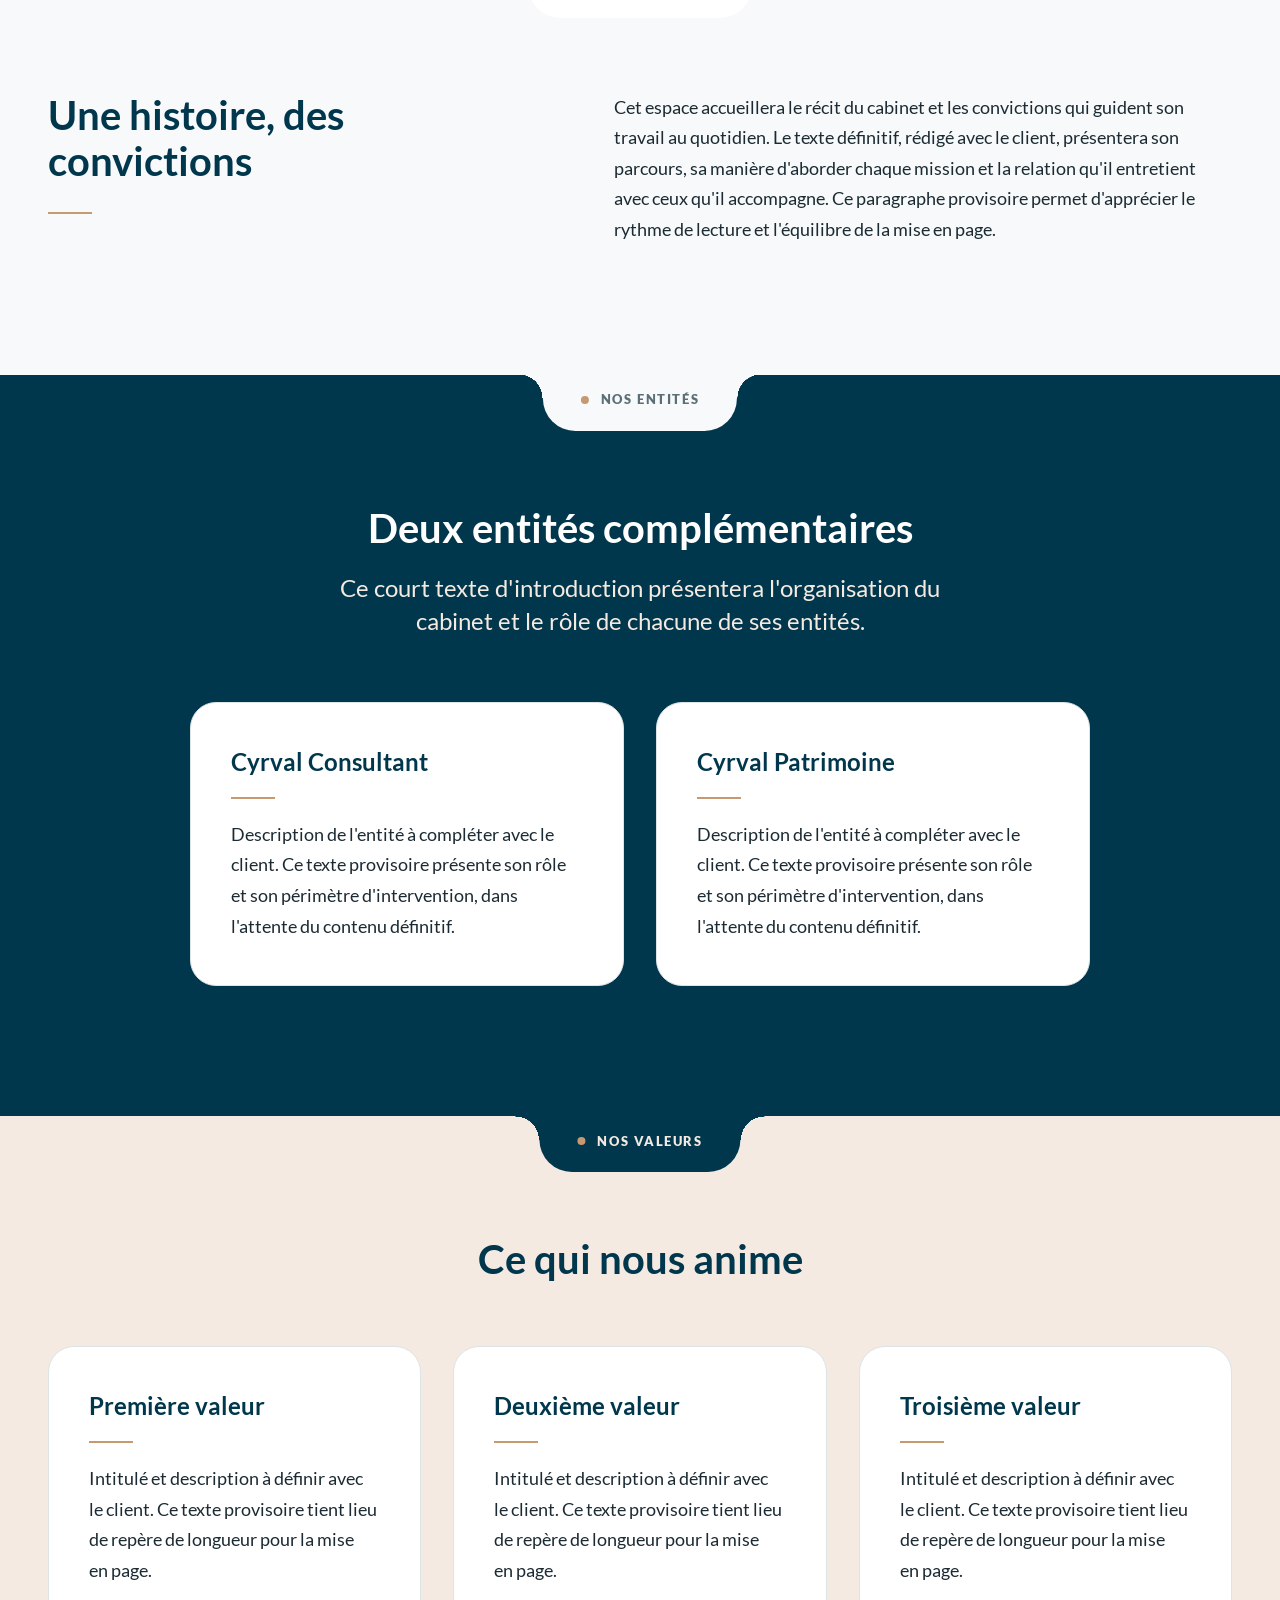
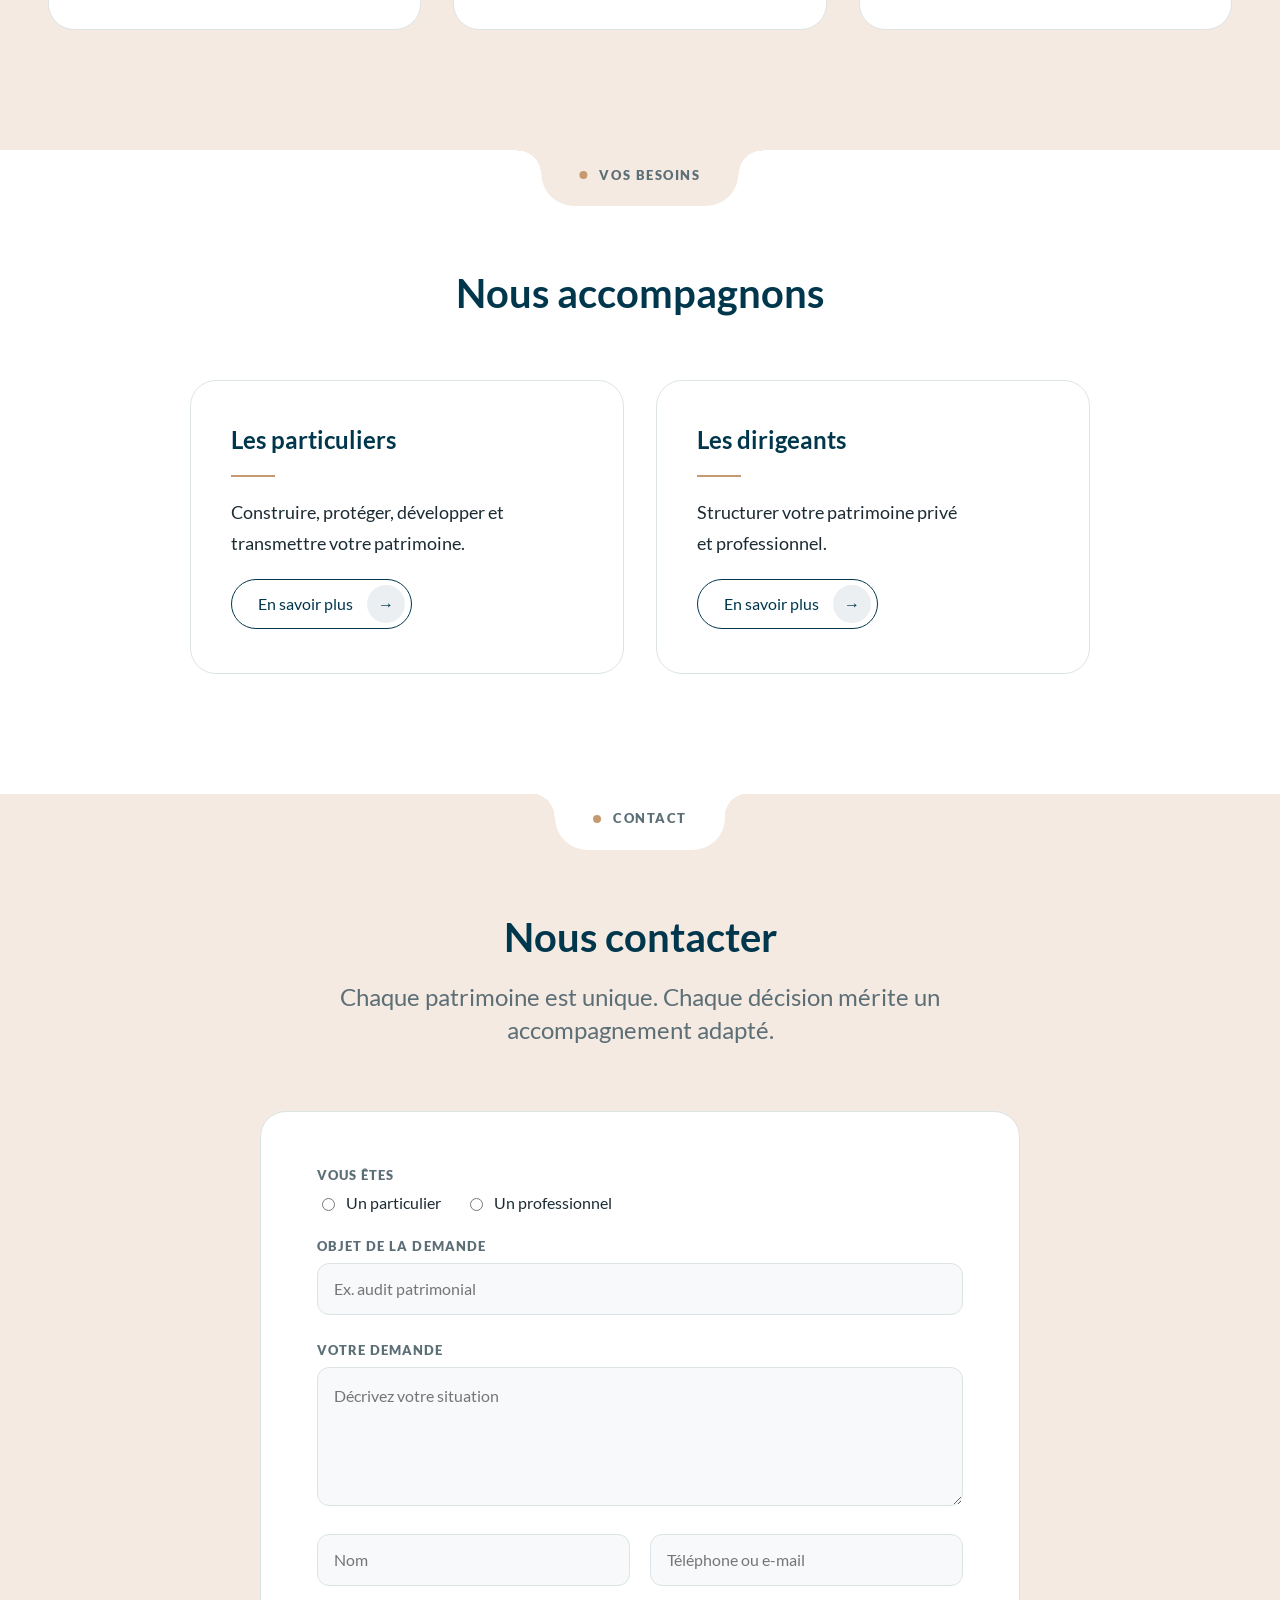
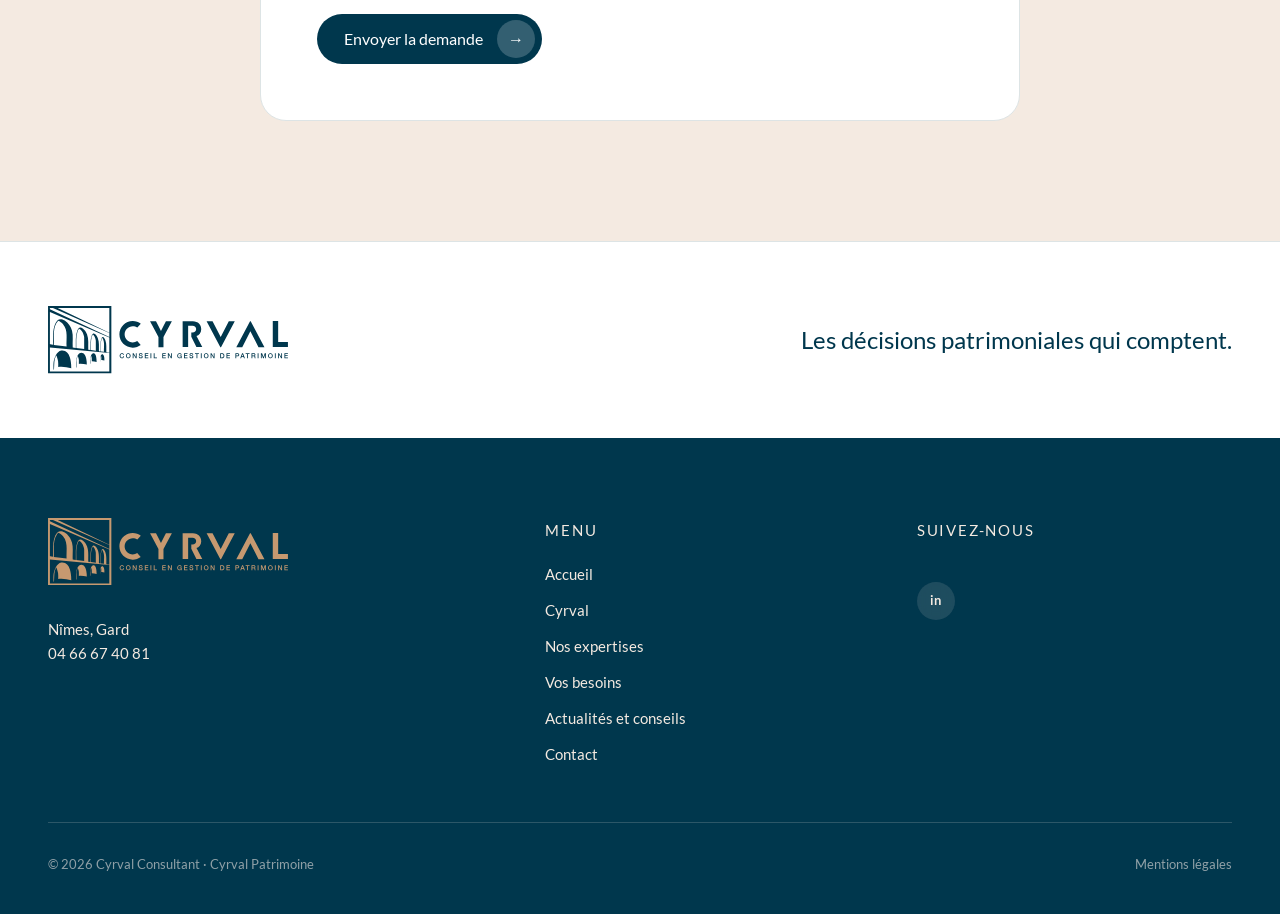
<file: cabinet.html>
<!DOCTYPE html>
<html lang="fr" class="no-js">
<head>
<meta charset="utf-8">
<meta name="viewport" content="width=device-width, initial-scale=1">
<meta name="robots" content="noindex, nofollow">
<title>CYRVAL — Notre cabinet</title>
<meta name="description" content="CYRVAL, cabinet de conseil en gestion de patrimoine à Nîmes depuis 1993. Deux entités, Cyrval Consultant et Cyrval Patrimoine, au service des particuliers et des dirigeants.">
<link rel="stylesheet" href="assets/css/cyrval.css">
<script>document.documentElement.className = 'js';</script>
</head>
<body>

<!-- Logo, défini une fois et réutilisé dans la page -->
<svg style="position:absolute;width:0;height:0;overflow:hidden" aria-hidden="true" focusable="false">
  <symbol id="logo-cyrval" viewBox="16.59 58.48 532.44 149.89">
    <g fill="currentColor">
      <path d="M157.12,58.48v149.89H16.59V58.48h140.53ZM152.58,62.82H37.99l114.6,54.93v-54.93ZM152.58,118.44L27.45,62.82h-6.68v3.02l131.81,61.66v-9.05ZM152.58,128.19L20.78,71.78v71.21l.58.47,6.39.75c.31-15.09-1.53-31,4.36-45.26,4.47-10.83,10.71-14.54,21.55-8.29,8,4.61,13.84,14.06,16.18,22.84,3.11,11.65.72,24.94,1.53,36.95l6.15,1.01.73-.51c.42-12.19-1.28-24.44,2.84-36.17,2.26-6.43,5.48-11.06,12.53-6.58,4.28,2.72,7.66,8.21,9.45,12.85,4.21,10.92,2.35,22.83,2.82,34.27l4.84.73c.32-10.23-.97-22.44,2.87-32.13,4.09-10.32,11.11-.46,13.34,5.32,3.66,9.49,2.42,19.63,2.62,29.59l3.48.35c.37-9.12-1.07-19.21,1.77-28.01,2.79-8.67,7.54-.96,9.14,3.71,2.89,8.44,1.78,17.04,2.04,25.81l.53.51,6.04.75v-33.78ZM57.74,148.39c-1.04-16.49,3.88-35.78-7.84-49.45-2.82-3.28-6.74-6.04-10.76-7.6-12.96,14.3-8.94,35.8-9.64,53.57l28.25,3.48ZM96.79,153.96v-25.94c0-1.25-.98-4.56-1.39-5.93-1.62-5.37-4.73-10.22-9.76-12.92-1.02-.24-3.32,5.42-3.68,6.47-3.88,11.46-2.31,23.93-2.57,35.84l17.4,2.47ZM122.6,157.79v-22.11c0-.87-.92-4.33-1.22-5.39-.98-3.39-2.51-6.39-5.23-8.7-1.42,1.4-2.06,3.53-2.59,5.42-2.58,9.3-1.6,19.45-1.72,29l10.76,1.79ZM137.24,129.24c-.67-.47-1.39,1.32-1.55,1.75-3.17,7.95-1.41,19.23-1.93,27.67l.57.82,6.4.75c-.68-10.31,2.47-21.78-3.49-30.99ZM152.58,162.66l-131.81-12.19v53.37h131.81v-41.18Z"/>
      <path d="M68.32,196.86c-9.44-2.53-19.33-4.5-29.12-3.06-.11-4.62.32-9.27-.4-13.84-.14-.89-3.16-12.36-4.2-11.57-.89,2.48-2.17,4.84-2.85,7.41-1.03,3.92-1.31,8.85-1.46,12.93-.22,6.16-.25,5.02-.43,11.18l-1.08-.3c-.22-13.34-.89-20.16,5.45-32.35,2.34-4.49,6.51-9.53,11.89-10.17,19.72-2.33,22.48,26.01,22.19,39.76Z"/>
      <path d="M79.81,194.72h-.92c.08-7.08-.55-13.96,1.31-20.88,1.77-6.58,6.61-15.22,14.63-10.5,5.59,3.28,7.23,13.66,7.65,19.6.13,1.77-.32,3.69.31,5.35-5.84-.63-11.92-1.88-17.78-1.22v-9.03c0-1.01-1.64-6.36-2.22-7.27-.24-.38-.28-.65-.84-.53l-2.15,8.42v16.07Z"/>
      <path d="M110.67,186.77c-.38.5-.56,0-.61-.45-.46-3.58.03-10.04.76-13.64.79-3.92,3.4-12.57,8.9-8.56,4.37,3.19,4.62,13.69,4.75,18.67-3.53-.72-7.09-1.55-10.73-1.53.07-3.93.14-7.89-1.23-11.63-.53.14-.69,1.29-.83,1.77-.33,1.11-1.01,3.79-1.01,4.81v10.56Z"/>
      <path d="M141.58,179.42c-2.18-.86-4.37-1.46-6.74-1.22-.2-2.37.4-5.28-.26-7.55-.12-.41-.12-.93-.66-1.02-1.26,3.67-.77,7.41-.92,11.17-.02.38.23,1.14-.31,1.07v-9.34c0-.99,1.35-4.78,2.01-5.64,2.13-2.79,4.74-.63,5.71,1.91.41,1.07,1.17,4.51,1.17,5.57v5.05Z"/>
    </g>
    <g fill="currentColor">
      <path d="M214.49,136.32c-2.84,1.88-6.23,2.98-9.89,2.98-9.96,0-18.03-8.07-18.03-18.03s8.07-18.03,18.03-18.03c3.74,0,7.22,1.14,10.1,3.09l7.73-8.68c-4.96-3.75-11.12-6-17.83-6-16.36,0-29.63,13.27-29.63,29.63s13.27,29.63,29.63,29.63c6.62,0,12.71-2.2,17.65-5.87l-7.75-8.71Z"/>
      <polygon points="515.3 91.96 515.3 149.55 549.03 149.55 549.03 138.54 527.27 138.54 527.27 91.96 515.3 91.96"/>
      <polygon points="496.85 149.79 466.31 92.2 466.21 92.2 464.98 92.2 464.88 92.2 434.34 149.79 447.56 149.79 465.59 114.52 483.62 149.79 496.85 149.79"/>
      <polygon points="430.98 92.2 400.44 149.79 400.34 149.79 399.11 149.79 399.01 149.79 368.47 92.2 381.69 92.2 399.72 127.47 417.75 92.2 430.98 92.2"/>
      <polygon points="278.23 92.2 272.78 102.86 267.2 113.78 261.62 102.86 256.17 92.2 242.94 92.2 261.62 127.42 261.62 148.47 261.62 149.79 272.78 149.79 272.78 148.47 272.78 127.42 291.46 92.2 278.23 92.2"/>
      <path d="M346.03,124.92c5.58-2.02,10.51-7.03,10.51-15.12,0-9.62-6.95-17.63-18.68-17.63h-22.56v57.56h12.2v-47.54h9.63c4.93,0,8.17,3.15,8.17,7.6s-3.23,7.6-8.17,7.6h-2.62v9.38l11.35,22.96h13.02l-12.85-24.82Z"/>
    </g>
    <g fill="currentColor">
      <path d="M183.39,166.9c-.08-.31-.19-.6-.33-.86-.14-.26-.32-.49-.54-.68-.22-.19-.48-.34-.78-.45-.3-.11-.64-.16-1.04-.16-.57,0-1.07.12-1.49.35-.42.23-.76.54-1.02.93-.26.39-.46.83-.58,1.32-.13.49-.19,1-.19,1.51s.06,1.02.19,1.51c.13.49.32.93.58,1.32.26.39.6.7,1.02.93.42.23.91.35,1.49.35.42,0,.8-.07,1.12-.22s.6-.35.83-.6.41-.56.54-.9c.13-.34.22-.71.26-1.1h1.84c-.04.64-.18,1.23-.42,1.77-.24.53-.56.99-.96,1.38-.4.39-.88.69-1.42.9-.54.21-1.14.32-1.8.32-.81,0-1.53-.15-2.17-.45-.64-.3-1.18-.7-1.62-1.22-.44-.51-.78-1.11-1.02-1.8-.24-.68-.36-1.41-.36-2.19s.12-1.49.36-2.18c.24-.68.58-1.28,1.02-1.8.44-.51.98-.92,1.62-1.22.64-.3,1.36-.45,2.17-.45.6,0,1.17.08,1.71.25.53.17,1,.41,1.41.73.41.32.74.7.99,1.16.25.45.41.97.47,1.56h-1.89Z"/>
      <path d="M194.65,163.21c.81,0,1.53.15,2.17.45.64.3,1.18.71,1.62,1.22.44.51.78,1.11,1.02,1.8s.35,1.41.35,2.18-.12,1.51-.35,2.19c-.24.69-.58,1.28-1.02,1.8-.44.51-.98.92-1.62,1.22-.64.3-1.36.45-2.17.45s-1.53-.15-2.17-.45c-.64-.3-1.18-.7-1.62-1.22-.44-.51-.78-1.11-1.02-1.8-.24-.68-.36-1.41-.36-2.19s.12-1.49.36-2.18c.24-.68.58-1.28,1.02-1.8.44-.51.98-.92,1.62-1.22.64-.3,1.36-.45,2.17-.45ZM194.65,164.75c-.57,0-1.07.12-1.49.35-.42.23-.76.54-1.02.93-.26.39-.46.83-.58,1.32-.13.49-.19,1-.19,1.51s.06,1.02.19,1.51c.13.49.32.93.58,1.32.26.39.6.7,1.02.93.42.23.91.35,1.49.35s1.07-.12,1.49-.35c.42-.23.76-.54,1.02-.93.26-.39.46-.83.58-1.32.13-.49.19-1,.19-1.51s-.06-1.02-.19-1.51c-.13-.49-.32-.93-.58-1.32-.26-.39-.6-.7-1.02-.93-.42-.23-.91-.35-1.49-.35Z"/>
      <path d="M204.5,163.47h1.99l4.92,7.95h.03v-7.95h1.8v10.79h-1.99l-4.91-7.93h-.05v7.93h-1.8v-10.79Z"/>
      <path d="M219.76,170.66c0,.41.07.77.21,1.06.14.29.34.53.59.72s.54.32.87.41c.33.09.68.13,1.07.13.41,0,.76-.05,1.06-.14.29-.1.53-.22.71-.37.18-.15.31-.33.39-.52.08-.2.12-.4.12-.6,0-.41-.09-.72-.28-.91-.19-.2-.39-.33-.61-.42-.38-.14-.83-.27-1.34-.4-.51-.13-1.14-.29-1.88-.49-.46-.12-.85-.28-1.16-.48s-.55-.42-.73-.66c-.18-.24-.31-.5-.39-.77-.08-.27-.11-.55-.11-.83,0-.54.11-1.01.34-1.41.23-.4.53-.73.9-.99.37-.26.8-.46,1.27-.58s.95-.19,1.44-.19c.56,0,1.1.07,1.59.22s.94.36,1.31.66c.38.29.68.65.9,1.08.22.43.33.92.33,1.49h-1.89c-.05-.69-.29-1.19-.71-1.47-.42-.29-.96-.43-1.62-.43-.22,0-.45.02-.68.07-.23.05-.44.12-.64.23-.19.11-.35.25-.48.43-.13.18-.19.41-.19.68,0,.38.12.68.36.9.24.22.55.38.93.49.04.01.2.05.48.13s.59.16.93.25c.34.09.68.18,1,.26.33.09.56.15.7.19.35.11.66.26.92.45.26.19.48.41.66.66s.31.51.39.79.13.56.13.85c0,.6-.12,1.12-.37,1.55-.25.43-.57.78-.97,1.05-.4.27-.86.47-1.38.6-.51.13-1.04.19-1.57.19-.61,0-1.19-.08-1.74-.23-.54-.15-1.02-.38-1.42-.69-.4-.31-.73-.71-.97-1.2-.24-.49-.37-1.06-.38-1.73h1.89Z"/>
      <path d="M231.35,163.47h7.77v1.63h-5.88v2.82h5.44v1.54h-5.44v3.16h5.98v1.63h-7.87v-10.79Z"/>
      <path d="M243.9,163.47h1.89v10.79h-1.89v-10.79Z"/>
      <path d="M251.14,163.47h1.89v9.16h5.48v1.63h-7.37v-10.79Z"/>
      <path d="M270.08,163.47h7.77v1.63h-5.88v2.82h5.44v1.54h-5.44v3.16h5.98v1.63h-7.87v-10.79Z"/>
      <path d="M282.56,163.47h1.99l4.92,7.95h.03v-7.95h1.8v10.79h-1.99l-4.91-7.93h-.05v7.93h-1.8v-10.79Z"/>
      <path d="M313.23,174.25h-1.21l-.29-1.27c-.5.57-1.01.97-1.51,1.19-.5.22-1.08.33-1.74.33-.81,0-1.53-.15-2.17-.45-.64-.3-1.18-.7-1.62-1.22-.44-.51-.78-1.11-1.02-1.8-.24-.68-.35-1.41-.35-2.19s.12-1.49.35-2.18c.24-.68.58-1.28,1.02-1.8.44-.51.98-.92,1.62-1.22.64-.3,1.36-.45,2.17-.45.58,0,1.14.08,1.67.23.53.16,1,.39,1.41.69.41.31.75.69,1.03,1.16.27.46.44,1,.51,1.6h-1.84c-.05-.35-.16-.66-.32-.93-.17-.27-.38-.49-.63-.67-.25-.18-.53-.32-.85-.41-.31-.09-.64-.14-.98-.14-.57,0-1.07.12-1.49.35-.42.23-.76.54-1.02.93-.26.39-.46.83-.58,1.32-.13.49-.19,1-.19,1.51s.06,1.02.19,1.51c.13.49.32.93.58,1.32.26.39.6.7,1.02.93s.91.35,1.49.35c.48.01.91-.05,1.28-.19s.69-.33.94-.59c.26-.26.45-.57.58-.94.13-.37.2-.79.21-1.24h-2.87v-1.44h4.59v5.68Z"/>
      <path d="M318.32,163.47h7.77v1.63h-5.88v2.82h5.44v1.54h-5.44v3.16h5.98v1.63h-7.87v-10.79Z"/>
      <path d="M332.11,170.66c0,.41.07.77.21,1.06.14.29.34.53.59.72.25.19.54.32.87.41.33.09.68.13,1.07.13.41,0,.76-.05,1.06-.14.29-.1.53-.22.71-.37.18-.15.31-.33.39-.52.08-.2.12-.4.12-.6,0-.41-.09-.72-.28-.91-.19-.2-.39-.33-.61-.42-.38-.14-.83-.27-1.34-.4-.51-.13-1.14-.29-1.88-.49-.46-.12-.85-.28-1.16-.48s-.55-.42-.73-.66c-.18-.24-.31-.5-.39-.77-.08-.27-.11-.55-.11-.83,0-.54.11-1.01.34-1.41.23-.4.53-.73.9-.99.37-.26.8-.46,1.27-.58s.95-.19,1.44-.19c.56,0,1.1.07,1.59.22s.94.36,1.31.66c.38.29.68.65.9,1.08.22.43.33.92.33,1.49h-1.89c-.05-.69-.29-1.19-.71-1.47-.42-.29-.96-.43-1.62-.43-.22,0-.45.02-.68.07-.23.05-.44.12-.64.23-.19.11-.35.25-.48.43-.13.18-.19.41-.19.68,0,.38.12.68.36.9.24.22.55.38.93.49.04.01.2.05.48.13s.59.16.93.25c.34.09.68.18,1,.26.33.09.56.15.7.19.35.11.66.26.92.45.26.19.48.41.66.66.18.25.31.51.39.79s.13.56.13.85c0,.6-.12,1.12-.37,1.55-.25.43-.57.78-.97,1.05-.4.27-.86.47-1.38.6-.51.13-1.04.19-1.57.19-.61,0-1.19-.08-1.74-.23-.54-.15-1.02-.38-1.42-.69-.4-.31-.73-.71-.97-1.2-.24-.49-.37-1.06-.38-1.73h1.89Z"/>
      <path d="M342.68,163.47h8.73v1.63h-3.43v9.16h-1.89v-9.16h-3.41v-1.63Z"/>
      <path d="M355.7,163.47h1.89v10.79h-1.89v-10.79Z"/>
      <path d="M367.53,163.21c.81,0,1.53.15,2.17.45.64.3,1.18.71,1.62,1.22.44.51.78,1.11,1.02,1.8.24.68.35,1.41.35,2.18s-.12,1.51-.35,2.19c-.24.69-.58,1.28-1.02,1.8-.44.51-.98.92-1.62,1.22-.64.3-1.36.45-2.17.45s-1.53-.15-2.17-.45c-.64-.3-1.18-.7-1.62-1.22-.44-.51-.78-1.11-1.02-1.8-.24-.68-.36-1.41-.36-2.19s.12-1.49.36-2.18c.24-.68.58-1.28,1.02-1.8.44-.51.98-.92,1.62-1.22.64-.3,1.36-.45,2.17-.45ZM367.53,164.75c-.57,0-1.07.12-1.49.35-.42.23-.76.54-1.02.93-.26.39-.46.83-.58,1.32-.13.49-.19,1-.19,1.51s.06,1.02.19,1.51c.13.49.32.93.58,1.32.26.39.6.7,1.02.93.42.23.91.35,1.49.35s1.07-.12,1.49-.35c.42-.23.76-.54,1.02-.93.26-.39.46-.83.58-1.32.13-.49.19-1,.19-1.51s-.06-1.02-.19-1.51c-.13-.49-.32-.93-.58-1.32-.26-.39-.6-.7-1.02-.93-.42-.23-.91-.35-1.49-.35Z"/>
      <path d="M377.38,163.47h1.99l4.92,7.95h.03v-7.95h1.8v10.79h-1.99l-4.91-7.93h-.05v7.93h-1.8v-10.79Z"/>
      <path d="M398.63,163.47h4.47c.83,0,1.54.14,2.14.42.6.28,1.1.67,1.48,1.16s.67,1.06.85,1.71c.19.65.28,1.35.28,2.1s-.09,1.45-.28,2.1-.47,1.23-.85,1.71-.88.87-1.48,1.16c-.6.28-1.32.42-2.14.42h-4.47v-10.79ZM400.52,172.71h1.86c.73,0,1.34-.1,1.81-.29.47-.2.84-.47,1.1-.82.27-.35.45-.75.54-1.22.1-.47.14-.97.14-1.52s-.05-1.05-.14-1.52c-.1-.47-.28-.88-.54-1.22-.27-.35-.63-.62-1.1-.82-.47-.2-1.07-.29-1.81-.29h-1.86v7.7Z"/>
      <path d="M412.58,163.47h7.77v1.63h-5.88v2.82h5.44v1.54h-5.44v3.16h5.98v1.63h-7.87v-10.79Z"/>
      <path d="M432.37,163.47h4.76c.77,0,1.39.11,1.87.33.48.22.86.5,1.12.83.26.33.44.69.54,1.09.1.39.14.76.14,1.09s-.05.69-.14,1.08c-.1.39-.27.75-.54,1.08-.26.33-.64.61-1.12.82-.48.22-1.11.32-1.87.32h-2.87v4.14h-1.89v-10.79ZM434.26,168.57h2.76c.21,0,.43-.03.65-.09.22-.06.43-.16.61-.3.19-.14.34-.32.45-.54s.17-.51.17-.85-.05-.64-.15-.88c-.1-.23-.24-.42-.41-.55-.17-.14-.37-.23-.59-.28-.22-.05-.46-.08-.71-.08h-2.79v3.57Z"/>
      <path d="M447.25,163.47h2.01l4.16,10.79h-2.02l-1.01-2.86h-4.31l-1.01,2.86h-1.95l4.14-10.79ZM446.59,169.96h3.29l-1.62-4.64h-.05l-1.63,4.64Z"/>
      <path d="M455.06,163.47h8.73v1.63h-3.43v9.16h-1.89v-9.16h-3.41v-1.63Z"/>
      <path d="M468.09,163.47h5.15c1.19,0,2.08.26,2.67.77.59.51.89,1.23.89,2.14,0,.51-.08.94-.23,1.28-.15.34-.33.61-.53.82-.2.21-.4.35-.6.45-.2.09-.34.15-.43.18v.03c.16.02.33.07.52.15.19.08.36.21.52.39.16.18.3.41.4.69.11.28.16.64.16,1.06,0,.63.05,1.21.14,1.73.1.52.24.89.45,1.11h-2.02c-.14-.23-.22-.49-.25-.77-.03-.28-.04-.55-.04-.82,0-.49-.03-.92-.09-1.28-.06-.36-.17-.65-.33-.89-.16-.24-.38-.41-.66-.52s-.63-.17-1.06-.17h-2.78v4.44h-1.89v-10.79ZM469.97,168.38h3.1c.6,0,1.06-.14,1.38-.43.31-.29.47-.72.47-1.29,0-.34-.05-.62-.15-.84s-.24-.39-.42-.51-.38-.2-.6-.24-.46-.06-.7-.06h-3.07v3.37Z"/>
      <path d="M481.76,163.47h1.89v10.79h-1.89v-10.79Z"/>
      <path d="M488.96,163.47h2.66l2.98,8.45h.03l2.9-8.45h2.63v10.79h-1.8v-8.32h-.03l-2.99,8.32h-1.56l-2.99-8.32h-.03v8.32h-1.8v-10.79Z"/>
      <path d="M510.05,163.21c.81,0,1.53.15,2.17.45.64.3,1.18.71,1.62,1.22.44.51.78,1.11,1.02,1.8.24.68.35,1.41.35,2.18s-.12,1.51-.35,2.19c-.24.69-.58,1.28-1.02,1.8-.44.51-.98.92-1.62,1.22-.64.3-1.36.45-2.17.45s-1.53-.15-2.17-.45c-.64-.3-1.18-.7-1.62-1.22-.44-.51-.78-1.11-1.02-1.8-.24-.68-.36-1.41-.36-2.19s.12-1.49.36-2.18c.24-.68.58-1.28,1.02-1.8.44-.51.98-.92,1.62-1.22.64-.3,1.36-.45,2.17-.45ZM510.05,164.75c-.57,0-1.07.12-1.49.35-.42.23-.76.54-1.02.93-.26.39-.46.83-.58,1.32-.13.49-.19,1-.19,1.51s.06,1.02.19,1.51c.13.49.32.93.58,1.32.26.39.6.7,1.02.93.42.23.91.35,1.49.35s1.07-.12,1.49-.35c.42-.23.76-.54,1.02-.93.26-.39.46-.83.58-1.32.13-.49.19-1,.19-1.51s-.06-1.02-.19-1.51c-.13-.49-.32-.93-.58-1.32-.26-.39-.6-.7-1.02-.93-.42-.23-.91-.35-1.49-.35Z"/>
      <path d="M519.98,163.47h1.89v10.79h-1.89v-10.79Z"/>
      <path d="M527.14,163.47h1.99l4.92,7.95h.03v-7.95h1.8v10.79h-1.99l-4.91-7.93h-.05v7.93h-1.8v-10.79Z"/>
      <path d="M541.16,163.47h7.77v1.63h-5.88v2.82h5.44v1.54h-5.44v3.16h5.98v1.63h-7.87v-10.79Z"/>
    </g>
  </symbol>
</svg>

<header class="entete" data-entete>
  <div class="entete__inner">
    <a class="entete__logo" href="index.html" aria-label="CYRVAL, retour à l'accueil">
      <svg viewBox="0 0 532.44 149.89"><use href="#logo-cyrval"></use></svg>
    </a>

    <nav class="nav" aria-label="Navigation principale">
      <a href="index.html">Accueil</a>
      <a class="est-active" href="cabinet.html" aria-current="page">Cyrval</a>
      <a href="pole-conseil.html">Nos expertises</a>
      <a href="#besoins">Vos besoins</a>
      <a href="actualites.html">Actualités et conseils</a>
      <a href="#contact">Contact</a>
    </nav>

    <div class="entete__actions">
      <a class="lien-acces" href="#">Accès client ↗</a>
      <a class="lien-linkedin" href="#" aria-label="CYRVAL sur LinkedIn">in</a>
    </div>

    <button class="burger" type="button" data-burger aria-expanded="false" aria-label="Ouvrir le menu">
      <span class="burger__trait"></span>
    </button>
  </div>

  <div class="menu-mobile">
    <div class="menu-mobile__inner">
      <a href="index.html">Accueil</a>
      <a class="est-active" href="cabinet.html">Cyrval</a>
      <a href="pole-conseil.html">Nos expertises</a>
      <a href="#besoins">Vos besoins</a>
      <a href="actualites.html">Actualités et conseils</a>
      <a href="#contact">Contact</a>
      <div class="menu-mobile__pied">
        <a class="lien-acces" href="#">Accès client ↗</a>
        <a class="lien-linkedin" href="#" aria-label="CYRVAL sur LinkedIn">in</a>
      </div>
    </div>
  </div>
</header>

<main>

  <!-- 1. Hero de page -->
  <section class="hero-page reveal" data-reveal>
    <div class="hero-page__contenu">
      <p class="surtitre surtitre--trait surtitre--clair">Notre cabinet</p>
      <h1 class="hero-page__titre">Un accompagnement patrimonial <span class="souligne-or">sur mesure</span>.</h1>
    </div>
  </section>

  <!-- 2. Présentation -->
  <section class="section--blanc" style="--precedent: var(--bleu);">
    <p class="decroche decroche--clair"><span class="decroche__point"></span>Qui sommes-nous</p>
    <div class="wrap accompagnement reveal" data-reveal>
      <div class="accompagnement__texte">
        <h2 class="titre-section">Un cabinet au service de votre patrimoine</h2>
        <p class="texte">Notre cabinet accompagne les particuliers, les familles et les dirigeants dans l'organisation, la valorisation et la transmission de leur patrimoine. L'accompagnement repose sur l'écoute et sur une lecture attentive de chaque situation, afin d'apporter des réponses claires, adaptées et pensées pour le long terme.</p>
        <p class="texte">Chaque projet fait l'objet d'un suivi personnalisé, dans une relation de proximité entretenue dans la durée. Les recommandations s'appuient sur une analyse d'ensemble et sont réexaminées régulièrement, au fil des évolutions de votre situation comme de votre environnement.</p>
      </div>
      <div class="accompagnement__visuel">
        <div class="media media--biseau">
          <img src="assets/img/bureaux-cyrval.jpg" alt="Sujet à définir par le client">
        </div>
      </div>
    </div>
  </section>

  <!-- 3. Notre histoire -->
  <section class="section--fond" style="--precedent: var(--blanc);">
    <p class="decroche"><span class="decroche__point"></span>Notre histoire</p>
    <div class="wrap methode-page reveal" data-reveal>
      <div class="methode-page__titre">
        <h2 class="titre-section">Une histoire, des convictions</h2>
        <div class="filet-or"></div>
      </div>
      <p class="texte">Cet espace accueillera le récit du cabinet et les convictions qui guident son travail au quotidien. Le texte définitif, rédigé avec le client, présentera son parcours, sa manière d'aborder chaque mission et la relation qu'il entretient avec ceux qu'il accompagne. Ce paragraphe provisoire permet d'apprécier le rythme de lecture et l'équilibre de la mise en page.</p>
    </div>
  </section>

  <!-- 4. Les deux entités -->
  <section class="section--bleu" style="--precedent: var(--fond);">
    <p class="decroche"><span class="decroche__point"></span>Nos entités</p>
    <div class="wrap reveal" data-reveal>
      <div class="entete-bloc">
        <h2 class="titre-section titre-section--clair">Deux entités complémentaires</h2>
        <p class="chapo chapo--clair">Ce court texte d'introduction présentera l'organisation du cabinet et le rôle de chacune de ses entités.</p>
      </div>
      <div class="grille-deux reveal" data-reveal>
        <article class="carte">
          <h3 class="carte__titre">Cyrval Consultant</h3>
          <div class="filet-or"></div>
          <p class="carte__texte">Description de l'entité à compléter avec le client. Ce texte provisoire présente son rôle et son périmètre d'intervention, dans l'attente du contenu définitif.</p>
        </article>
        <article class="carte">
          <h3 class="carte__titre">Cyrval Patrimoine</h3>
          <div class="filet-or"></div>
          <p class="carte__texte">Description de l'entité à compléter avec le client. Ce texte provisoire présente son rôle et son périmètre d'intervention, dans l'attente du contenu définitif.</p>
        </article>
      </div>
    </div>
  </section>

  <!-- 5. Nos valeurs -->
  <section class="section--sable" style="--precedent: var(--bleu);">
    <p class="decroche decroche--clair"><span class="decroche__point"></span>Nos valeurs</p>
    <div class="wrap--court wrap">
      <div class="entete-bloc reveal" data-reveal>
        <h2 class="titre-section">Ce qui nous anime</h2>
      </div>
      <div class="grille-trois reveal" data-reveal>
        <article class="carte">
          <h3 class="carte__titre">Première valeur</h3>
          <div class="filet-or"></div>
          <p class="carte__texte">Intitulé et description à définir avec le client. Ce texte provisoire tient lieu de repère de longueur pour la mise en page.</p>
        </article>
        <article class="carte">
          <h3 class="carte__titre">Deuxième valeur</h3>
          <div class="filet-or"></div>
          <p class="carte__texte">Intitulé et description à définir avec le client. Ce texte provisoire tient lieu de repère de longueur pour la mise en page.</p>
        </article>
        <article class="carte">
          <h3 class="carte__titre">Troisième valeur</h3>
          <div class="filet-or"></div>
          <p class="carte__texte">Intitulé et description à définir avec le client. Ce texte provisoire tient lieu de repère de longueur pour la mise en page.</p>
        </article>
      </div>
    </div>
  </section>

  <!-- 6. Vos besoins -->
  <section id="besoins" class="section--blanc" style="--precedent: var(--sable);">
    <p class="decroche"><span class="decroche__point"></span>Vos besoins</p>
    <div class="wrap--court wrap">
      <div class="entete-bloc reveal" data-reveal>
        <h2 class="titre-section">Nous accompagnons</h2>
      </div>
      <div class="grille-deux reveal" data-reveal>
        <article class="carte">
          <h3 class="carte__titre">Les particuliers</h3>
          <div class="filet-or"></div>
          <p class="carte__texte">Construire, protéger, développer et transmettre votre patrimoine.</p>
          <a class="btn btn--secondaire" href="#">En savoir plus<span class="btn__fleche" aria-hidden="true">→</span></a>
        </article>
        <article class="carte">
          <h3 class="carte__titre">Les dirigeants</h3>
          <div class="filet-or"></div>
          <p class="carte__texte">Structurer votre patrimoine privé et professionnel.</p>
          <a class="btn btn--secondaire" href="#">En savoir plus<span class="btn__fleche" aria-hidden="true">→</span></a>
        </article>
      </div>
    </div>
  </section>

  <!-- 7. Nous contacter -->
  <section id="contact" class="section--sable" style="--precedent: var(--blanc);">
    <p class="decroche"><span class="decroche__point"></span>Contact</p>
    <div class="wrap--court wrap reveal" data-reveal>
      <div class="entete-bloc">
        <h2 class="titre-section">Nous contacter</h2>
        <p class="chapo">Chaque patrimoine est unique. Chaque décision mérite un accompagnement adapté.</p>
      </div>
      <form class="formulaire" onsubmit="return false;">
        <div>
          <p class="formulaire__legende">Vous êtes</p>
          <div class="choix">
            <label><input type="radio" name="profil" value="particulier"> Un particulier</label>
            <label><input type="radio" name="profil" value="professionnel"> Un professionnel</label>
          </div>
        </div>
        <label class="champ">
          <span class="champ__label">Objet de la demande</span>
          <input type="text" placeholder="Ex. audit patrimonial">
        </label>
        <label class="champ">
          <span class="champ__label">Votre demande</span>
          <textarea rows="4" placeholder="Décrivez votre situation"></textarea>
        </label>
        <div class="champs-double">
          <input type="text" placeholder="Nom" aria-label="Nom">
          <input type="text" placeholder="Téléphone ou e-mail" aria-label="Téléphone ou e-mail">
        </div>
        <div>
          <button class="btn" type="submit">Envoyer la demande<span class="btn__fleche" aria-hidden="true">→</span></button>
        </div>
      </form>
    </div>
  </section>

  <!-- 8. Signature -->
  <section class="signature">
    <div class="signature__inner reveal" data-reveal>
      <svg viewBox="0 0 532.44 149.89" aria-hidden="true"><use href="#logo-cyrval"></use></svg>
      <p class="signature__phrase">Les décisions patrimoniales qui comptent.</p>
    </div>
  </section>

</main>

<footer class="pied">
  <div class="pied__inner">
    <div class="pied__haut">
      <div>
        <svg class="pied__logo" viewBox="0 0 532.44 149.89" aria-hidden="true"><use href="#logo-cyrval"></use></svg>
        <p>Nîmes, Gard</p>
        <p>04 66 67 40 81</p>
      </div>
      <div>
        <p class="pied__titre">Menu</p>
        <nav class="pied__liens" aria-label="Navigation de pied de page">
          <a href="index.html">Accueil</a>
          <a href="cabinet.html">Cyrval</a>
          <a href="pole-conseil.html">Nos expertises</a>
          <a href="#besoins">Vos besoins</a>
          <a href="actualites.html">Actualités et conseils</a>
          <a href="#contact">Contact</a>
        </nav>
      </div>
      <div class="pied__reseaux">
        <p class="pied__titre">Suivez-nous</p>
        <a class="lien-linkedin" href="#" aria-label="CYRVAL sur LinkedIn">in</a>
      </div>
    </div>
    <div class="pied__bas">
      <span>© 2026 Cyrval Consultant · Cyrval Patrimoine</span>
      <a href="#">Mentions légales</a>
    </div>
  </div>
</footer>

<script src="assets/js/cyrval.js" defer></script>
</body>
</html>
</file>
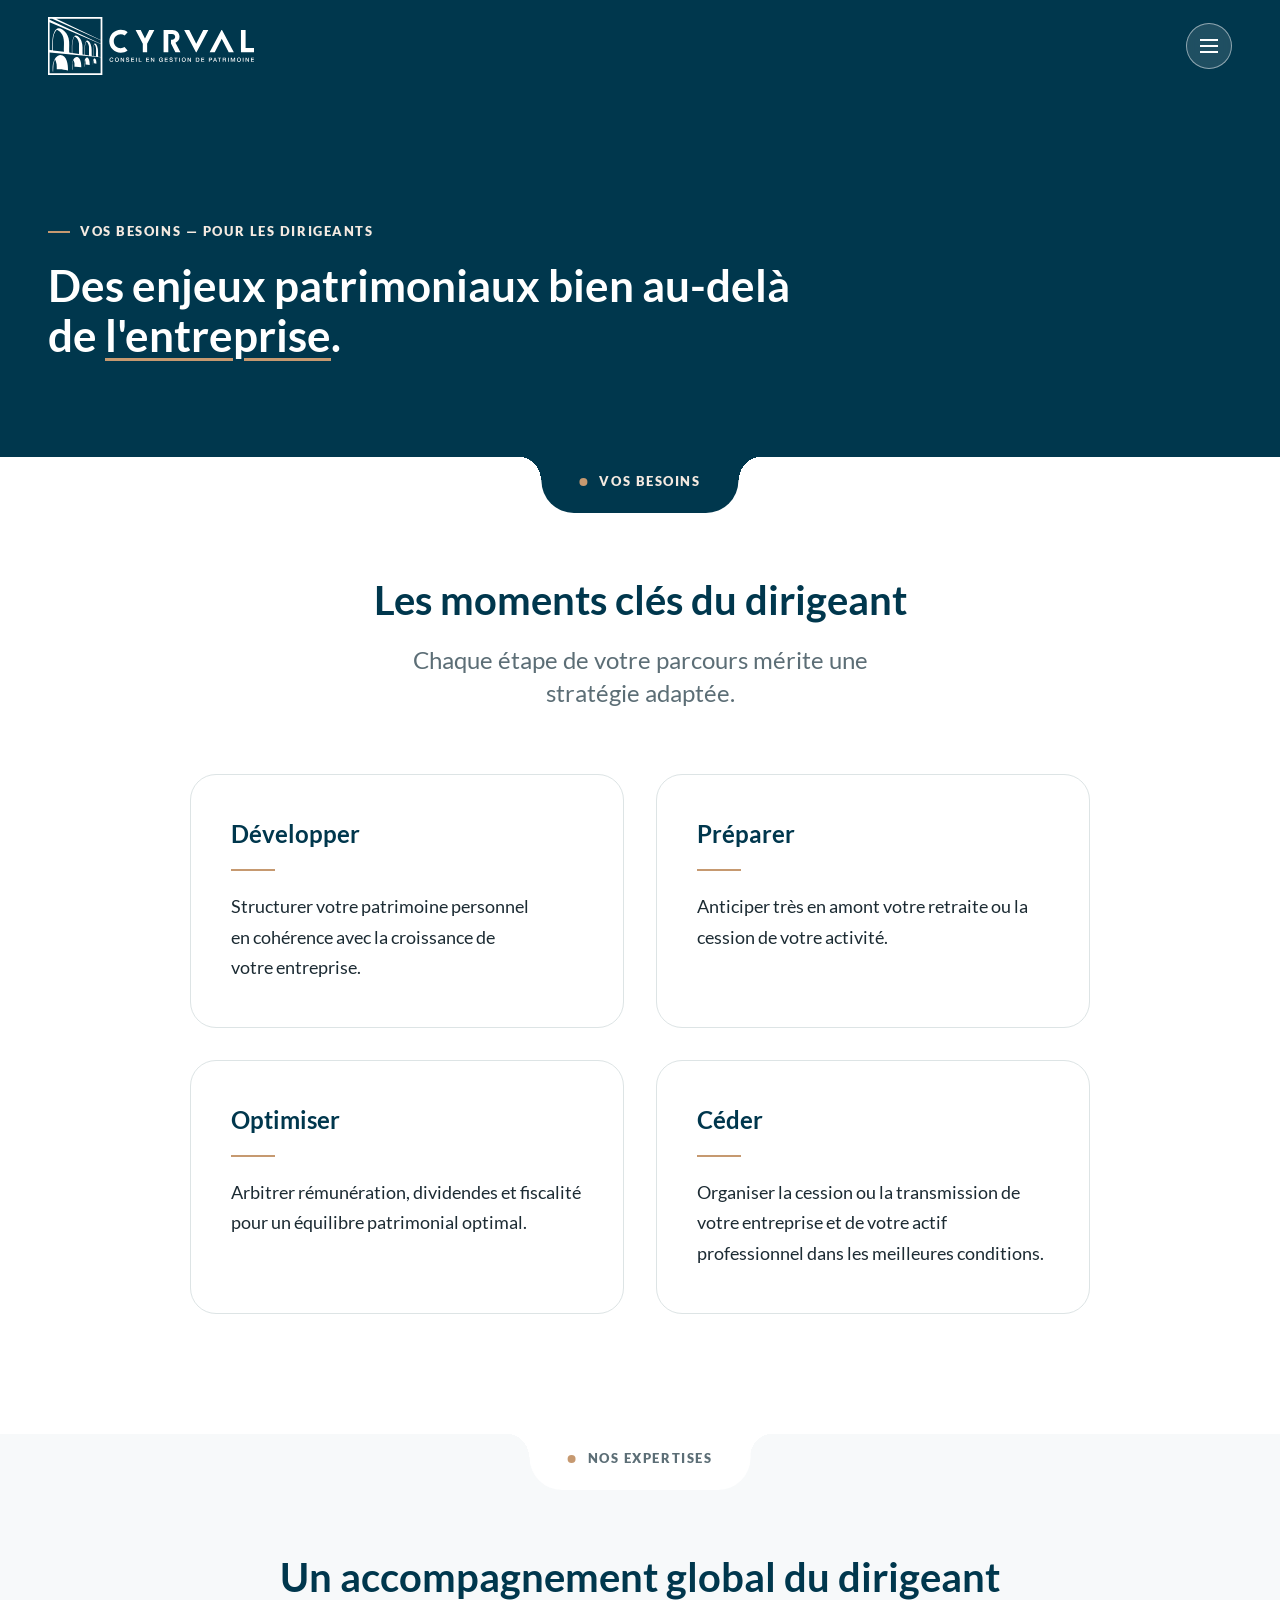
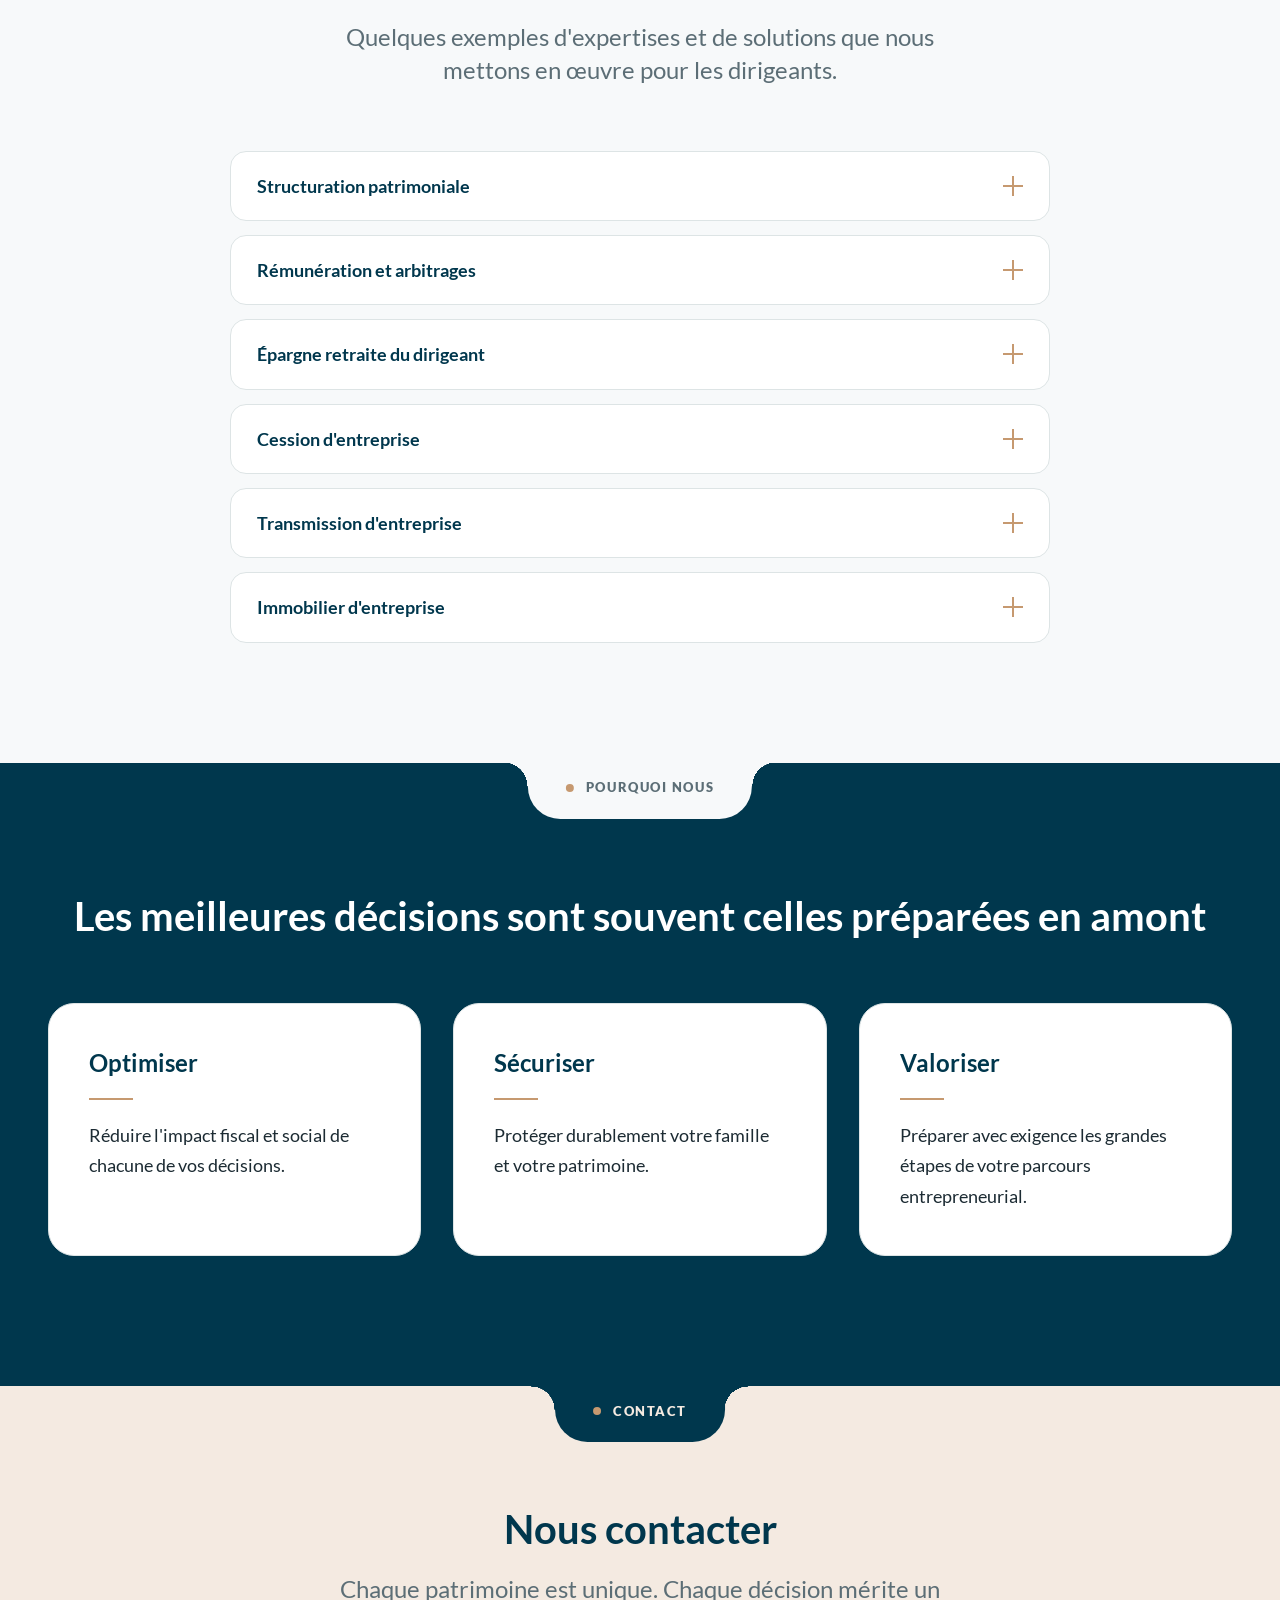
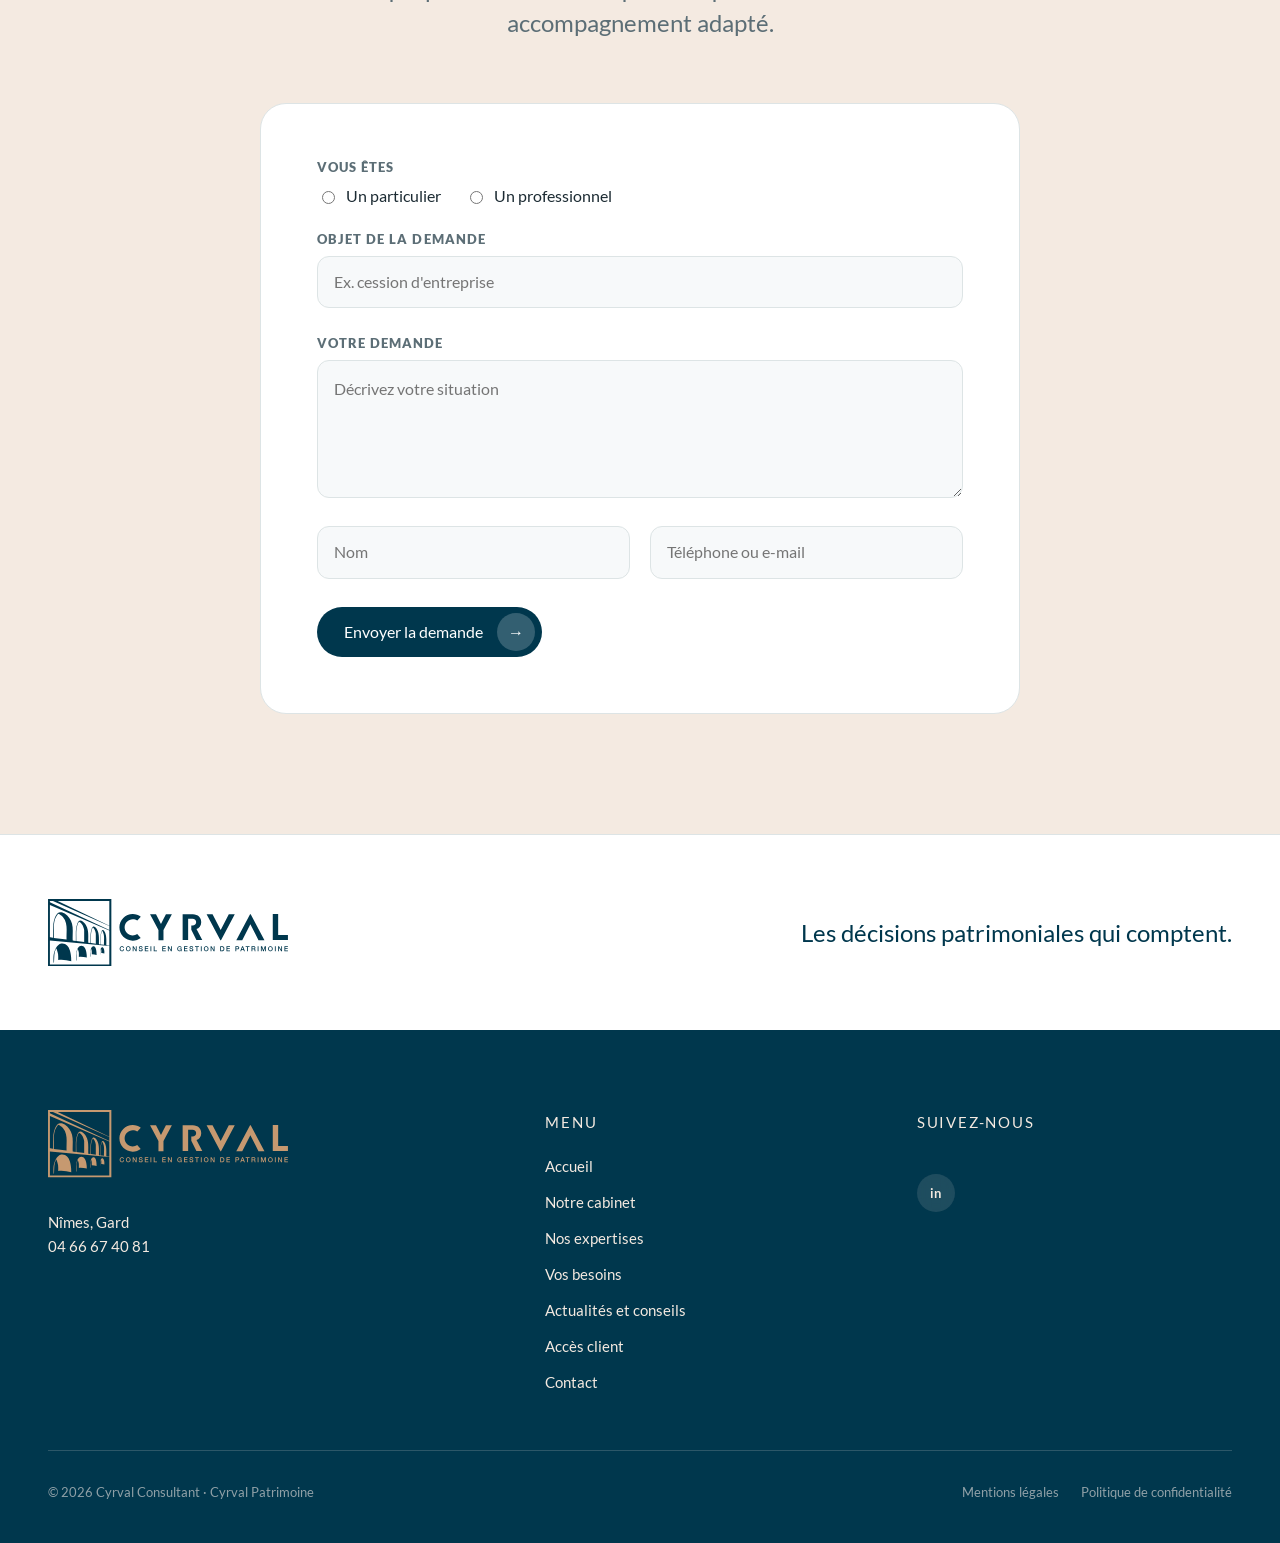
<file: dirigeants.html>
<!DOCTYPE html>
<html lang="fr" class="no-js">
<head>
<meta charset="utf-8">
<meta name="viewport" content="width=device-width, initial-scale=1">
<meta name="robots" content="noindex, nofollow">
<title>CYRVAL — Dirigeants</title>
<meta name="description" content="CYRVAL accompagne les dirigeants sur leurs enjeux patrimoniaux : structuration, rémunération, cession et transmission d'entreprise.">
<link rel="stylesheet" href="assets/css/cyrval.css">
<script>document.documentElement.className = 'js';</script>
</head>
<body>

<!-- Logo, défini une fois et réutilisé dans la page -->
<svg style="position:absolute;width:0;height:0;overflow:hidden" aria-hidden="true" focusable="false">
  <symbol id="logo-cyrval" viewBox="16.59 58.48 532.44 149.89">
    <g fill="currentColor">
      <path d="M157.12,58.48v149.89H16.59V58.48h140.53ZM152.58,62.82H37.99l114.6,54.93v-54.93ZM152.58,118.44L27.45,62.82h-6.68v3.02l131.81,61.66v-9.05ZM152.58,128.19L20.78,71.78v71.21l.58.47,6.39.75c.31-15.09-1.53-31,4.36-45.26,4.47-10.83,10.71-14.54,21.55-8.29,8,4.61,13.84,14.06,16.18,22.84,3.11,11.65.72,24.94,1.53,36.95l6.15,1.01.73-.51c.42-12.19-1.28-24.44,2.84-36.17,2.26-6.43,5.48-11.06,12.53-6.58,4.28,2.72,7.66,8.21,9.45,12.85,4.21,10.92,2.35,22.83,2.82,34.27l4.84.73c.32-10.23-.97-22.44,2.87-32.13,4.09-10.32,11.11-.46,13.34,5.32,3.66,9.49,2.42,19.63,2.62,29.59l3.48.35c.37-9.12-1.07-19.21,1.77-28.01,2.79-8.67,7.54-.96,9.14,3.71,2.89,8.44,1.78,17.04,2.04,25.81l.53.51,6.04.75v-33.78ZM57.74,148.39c-1.04-16.49,3.88-35.78-7.84-49.45-2.82-3.28-6.74-6.04-10.76-7.6-12.96,14.3-8.94,35.8-9.64,53.57l28.25,3.48ZM96.79,153.96v-25.94c0-1.25-.98-4.56-1.39-5.93-1.62-5.37-4.73-10.22-9.76-12.92-1.02-.24-3.32,5.42-3.68,6.47-3.88,11.46-2.31,23.93-2.57,35.84l17.4,2.47ZM122.6,157.79v-22.11c0-.87-.92-4.33-1.22-5.39-.98-3.39-2.51-6.39-5.23-8.7-1.42,1.4-2.06,3.53-2.59,5.42-2.58,9.3-1.6,19.45-1.72,29l10.76,1.79ZM137.24,129.24c-.67-.47-1.39,1.32-1.55,1.75-3.17,7.95-1.41,19.23-1.93,27.67l.57.82,6.4.75c-.68-10.31,2.47-21.78-3.49-30.99ZM152.58,162.66l-131.81-12.19v53.37h131.81v-41.18Z"/>
      <path d="M68.32,196.86c-9.44-2.53-19.33-4.5-29.12-3.06-.11-4.62.32-9.27-.4-13.84-.14-.89-3.16-12.36-4.2-11.57-.89,2.48-2.17,4.84-2.85,7.41-1.03,3.92-1.31,8.85-1.46,12.93-.22,6.16-.25,5.02-.43,11.18l-1.08-.3c-.22-13.34-.89-20.16,5.45-32.35,2.34-4.49,6.51-9.53,11.89-10.17,19.72-2.33,22.48,26.01,22.19,39.76Z"/>
      <path d="M79.81,194.72h-.92c.08-7.08-.55-13.96,1.31-20.88,1.77-6.58,6.61-15.22,14.63-10.5,5.59,3.28,7.23,13.66,7.65,19.6.13,1.77-.32,3.69.31,5.35-5.84-.63-11.92-1.88-17.78-1.22v-9.03c0-1.01-1.64-6.36-2.22-7.27-.24-.38-.28-.65-.84-.53l-2.15,8.42v16.07Z"/>
      <path d="M110.67,186.77c-.38.5-.56,0-.61-.45-.46-3.58.03-10.04.76-13.64.79-3.92,3.4-12.57,8.9-8.56,4.37,3.19,4.62,13.69,4.75,18.67-3.53-.72-7.09-1.55-10.73-1.53.07-3.93.14-7.89-1.23-11.63-.53.14-.69,1.29-.83,1.77-.33,1.11-1.01,3.79-1.01,4.81v10.56Z"/>
      <path d="M141.58,179.42c-2.18-.86-4.37-1.46-6.74-1.22-.2-2.37.4-5.28-.26-7.55-.12-.41-.12-.93-.66-1.02-1.26,3.67-.77,7.41-.92,11.17-.02.38.23,1.14-.31,1.07v-9.34c0-.99,1.35-4.78,2.01-5.64,2.13-2.79,4.74-.63,5.71,1.91.41,1.07,1.17,4.51,1.17,5.57v5.05Z"/>
    </g>
    <g fill="currentColor">
      <path d="M214.49,136.32c-2.84,1.88-6.23,2.98-9.89,2.98-9.96,0-18.03-8.07-18.03-18.03s8.07-18.03,18.03-18.03c3.74,0,7.22,1.14,10.1,3.09l7.73-8.68c-4.96-3.75-11.12-6-17.83-6-16.36,0-29.63,13.27-29.63,29.63s13.27,29.63,29.63,29.63c6.62,0,12.71-2.2,17.65-5.87l-7.75-8.71Z"/>
      <polygon points="515.3 91.96 515.3 149.55 549.03 149.55 549.03 138.54 527.27 138.54 527.27 91.96 515.3 91.96"/>
      <polygon points="496.85 149.79 466.31 92.2 466.21 92.2 464.98 92.2 464.88 92.2 434.34 149.79 447.56 149.79 465.59 114.52 483.62 149.79 496.85 149.79"/>
      <polygon points="430.98 92.2 400.44 149.79 400.34 149.79 399.11 149.79 399.01 149.79 368.47 92.2 381.69 92.2 399.72 127.47 417.75 92.2 430.98 92.2"/>
      <polygon points="278.23 92.2 272.78 102.86 267.2 113.78 261.62 102.86 256.17 92.2 242.94 92.2 261.62 127.42 261.62 148.47 261.62 149.79 272.78 149.79 272.78 148.47 272.78 127.42 291.46 92.2 278.23 92.2"/>
      <path d="M346.03,124.92c5.58-2.02,10.51-7.03,10.51-15.12,0-9.62-6.95-17.63-18.68-17.63h-22.56v57.56h12.2v-47.54h9.63c4.93,0,8.17,3.15,8.17,7.6s-3.23,7.6-8.17,7.6h-2.62v9.38l11.35,22.96h13.02l-12.85-24.82Z"/>
    </g>
    <g fill="currentColor">
      <path d="M183.39,166.9c-.08-.31-.19-.6-.33-.86-.14-.26-.32-.49-.54-.68-.22-.19-.48-.34-.78-.45-.3-.11-.64-.16-1.04-.16-.57,0-1.07.12-1.49.35-.42.23-.76.54-1.02.93-.26.39-.46.83-.58,1.32-.13.49-.19,1-.19,1.51s.06,1.02.19,1.51c.13.49.32.93.58,1.32.26.39.6.7,1.02.93.42.23.91.35,1.49.35.42,0,.8-.07,1.12-.22s.6-.35.83-.6.41-.56.54-.9c.13-.34.22-.71.26-1.1h1.84c-.04.64-.18,1.23-.42,1.77-.24.53-.56.99-.96,1.38-.4.39-.88.69-1.42.9-.54.21-1.14.32-1.8.32-.81,0-1.53-.15-2.17-.45-.64-.3-1.18-.7-1.62-1.22-.44-.51-.78-1.11-1.02-1.8-.24-.68-.36-1.41-.36-2.19s.12-1.49.36-2.18c.24-.68.58-1.28,1.02-1.8.44-.51.98-.92,1.62-1.22.64-.3,1.36-.45,2.17-.45.6,0,1.17.08,1.71.25.53.17,1,.41,1.41.73.41.32.74.7.99,1.16.25.45.41.97.47,1.56h-1.89Z"/>
      <path d="M194.65,163.21c.81,0,1.53.15,2.17.45.64.3,1.18.71,1.62,1.22.44.51.78,1.11,1.02,1.8s.35,1.41.35,2.18-.12,1.51-.35,2.19c-.24.69-.58,1.28-1.02,1.8-.44.51-.98.92-1.62,1.22-.64.3-1.36.45-2.17.45s-1.53-.15-2.17-.45c-.64-.3-1.18-.7-1.62-1.22-.44-.51-.78-1.11-1.02-1.8-.24-.68-.36-1.41-.36-2.19s.12-1.49.36-2.18c.24-.68.58-1.28,1.02-1.8.44-.51.98-.92,1.62-1.22.64-.3,1.36-.45,2.17-.45ZM194.65,164.75c-.57,0-1.07.12-1.49.35-.42.23-.76.54-1.02.93-.26.39-.46.83-.58,1.32-.13.49-.19,1-.19,1.51s.06,1.02.19,1.51c.13.49.32.93.58,1.32.26.39.6.7,1.02.93.42.23.91.35,1.49.35s1.07-.12,1.49-.35c.42-.23.76-.54,1.02-.93.26-.39.46-.83.58-1.32.13-.49.19-1,.19-1.51s-.06-1.02-.19-1.51c-.13-.49-.32-.93-.58-1.32-.26-.39-.6-.7-1.02-.93-.42-.23-.91-.35-1.49-.35Z"/>
      <path d="M204.5,163.47h1.99l4.92,7.95h.03v-7.95h1.8v10.79h-1.99l-4.91-7.93h-.05v7.93h-1.8v-10.79Z"/>
      <path d="M219.76,170.66c0,.41.07.77.21,1.06.14.29.34.53.59.72s.54.32.87.41c.33.09.68.13,1.07.13.41,0,.76-.05,1.06-.14.29-.1.53-.22.71-.37.18-.15.31-.33.39-.52.08-.2.12-.4.12-.6,0-.41-.09-.72-.28-.91-.19-.2-.39-.33-.61-.42-.38-.14-.83-.27-1.34-.4-.51-.13-1.14-.29-1.88-.49-.46-.12-.85-.28-1.16-.48s-.55-.42-.73-.66c-.18-.24-.31-.5-.39-.77-.08-.27-.11-.55-.11-.83,0-.54.11-1.01.34-1.41.23-.4.53-.73.9-.99.37-.26.8-.46,1.27-.58s.95-.19,1.44-.19c.56,0,1.1.07,1.59.22s.94.36,1.31.66c.38.29.68.65.9,1.08.22.43.33.92.33,1.49h-1.89c-.05-.69-.29-1.19-.71-1.47-.42-.29-.96-.43-1.62-.43-.22,0-.45.02-.68.07-.23.05-.44.12-.64.23-.19.11-.35.25-.48.43-.13.18-.19.41-.19.68,0,.38.12.68.36.9.24.22.55.38.93.49.04.01.2.05.48.13s.59.16.93.25c.34.09.68.18,1,.26.33.09.56.15.7.19.35.11.66.26.92.45.26.19.48.41.66.66s.31.51.39.79.13.56.13.85c0,.6-.12,1.12-.37,1.55-.25.43-.57.78-.97,1.05-.4.27-.86.47-1.38.6-.51.13-1.04.19-1.57.19-.61,0-1.19-.08-1.74-.23-.54-.15-1.02-.38-1.42-.69-.4-.31-.73-.71-.97-1.2-.24-.49-.37-1.06-.38-1.73h1.89Z"/>
      <path d="M231.35,163.47h7.77v1.63h-5.88v2.82h5.44v1.54h-5.44v3.16h5.98v1.63h-7.87v-10.79Z"/>
      <path d="M243.9,163.47h1.89v10.79h-1.89v-10.79Z"/>
      <path d="M251.14,163.47h1.89v9.16h5.48v1.63h-7.37v-10.79Z"/>
      <path d="M270.08,163.47h7.77v1.63h-5.88v2.82h5.44v1.54h-5.44v3.16h5.98v1.63h-7.87v-10.79Z"/>
      <path d="M282.56,163.47h1.99l4.92,7.95h.03v-7.95h1.8v10.79h-1.99l-4.91-7.93h-.05v7.93h-1.8v-10.79Z"/>
      <path d="M313.23,174.25h-1.21l-.29-1.27c-.5.57-1.01.97-1.51,1.19-.5.22-1.08.33-1.74.33-.81,0-1.53-.15-2.17-.45-.64-.3-1.18-.7-1.62-1.22-.44-.51-.78-1.11-1.02-1.8-.24-.68-.35-1.41-.35-2.19s.12-1.49.35-2.18c.24-.68.58-1.28,1.02-1.8.44-.51.98-.92,1.62-1.22.64-.3,1.36-.45,2.17-.45.58,0,1.14.08,1.67.23.53.16,1,.39,1.41.69.41.31.75.69,1.03,1.16.27.46.44,1,.51,1.6h-1.84c-.05-.35-.16-.66-.32-.93-.17-.27-.38-.49-.63-.67-.25-.18-.53-.32-.85-.41-.31-.09-.64-.14-.98-.14-.57,0-1.07.12-1.49.35-.42.23-.76.54-1.02.93-.26.39-.46.83-.58,1.32-.13.49-.19,1-.19,1.51s.06,1.02.19,1.51c.13.49.32.93.58,1.32.26.39.6.7,1.02.93s.91.35,1.49.35c.48.01.91-.05,1.28-.19s.69-.33.94-.59c.26-.26.45-.57.58-.94.13-.37.2-.79.21-1.24h-2.87v-1.44h4.59v5.68Z"/>
      <path d="M318.32,163.47h7.77v1.63h-5.88v2.82h5.44v1.54h-5.44v3.16h5.98v1.63h-7.87v-10.79Z"/>
      <path d="M332.11,170.66c0,.41.07.77.21,1.06.14.29.34.53.59.72.25.19.54.32.87.41.33.09.68.13,1.07.13.41,0,.76-.05,1.06-.14.29-.1.53-.22.71-.37.18-.15.31-.33.39-.52.08-.2.12-.4.12-.6,0-.41-.09-.72-.28-.91-.19-.2-.39-.33-.61-.42-.38-.14-.83-.27-1.34-.4-.51-.13-1.14-.29-1.88-.49-.46-.12-.85-.28-1.16-.48s-.55-.42-.73-.66c-.18-.24-.31-.5-.39-.77-.08-.27-.11-.55-.11-.83,0-.54.11-1.01.34-1.41.23-.4.53-.73.9-.99.37-.26.8-.46,1.27-.58s.95-.19,1.44-.19c.56,0,1.1.07,1.59.22s.94.36,1.31.66c.38.29.68.65.9,1.08.22.43.33.92.33,1.49h-1.89c-.05-.69-.29-1.19-.71-1.47-.42-.29-.96-.43-1.62-.43-.22,0-.45.02-.68.07-.23.05-.44.12-.64.23-.19.11-.35.25-.48.43-.13.18-.19.41-.19.68,0,.38.12.68.36.9.24.22.55.38.93.49.04.01.2.05.48.13s.59.16.93.25c.34.09.68.18,1,.26.33.09.56.15.7.19.35.11.66.26.92.45.26.19.48.41.66.66.18.25.31.51.39.79s.13.56.13.85c0,.6-.12,1.12-.37,1.55-.25.43-.57.78-.97,1.05-.4.27-.86.47-1.38.6-.51.13-1.04.19-1.57.19-.61,0-1.19-.08-1.74-.23-.54-.15-1.02-.38-1.42-.69-.4-.31-.73-.71-.97-1.2-.24-.49-.37-1.06-.38-1.73h1.89Z"/>
      <path d="M342.68,163.47h8.73v1.63h-3.43v9.16h-1.89v-9.16h-3.41v-1.63Z"/>
      <path d="M355.7,163.47h1.89v10.79h-1.89v-10.79Z"/>
      <path d="M367.53,163.21c.81,0,1.53.15,2.17.45.64.3,1.18.71,1.62,1.22.44.51.78,1.11,1.02,1.8.24.68.35,1.41.35,2.18s-.12,1.51-.35,2.19c-.24.69-.58,1.28-1.02,1.8-.44.51-.98.92-1.62,1.22-.64.3-1.36.45-2.17.45s-1.53-.15-2.17-.45c-.64-.3-1.18-.7-1.62-1.22-.44-.51-.78-1.11-1.02-1.8-.24-.68-.36-1.41-.36-2.19s.12-1.49.36-2.18c.24-.68.58-1.28,1.02-1.8.44-.51.98-.92,1.62-1.22.64-.3,1.36-.45,2.17-.45ZM367.53,164.75c-.57,0-1.07.12-1.49.35-.42.23-.76.54-1.02.93-.26.39-.46.83-.58,1.32-.13.49-.19,1-.19,1.51s.06,1.02.19,1.51c.13.49.32.93.58,1.32.26.39.6.7,1.02.93.42.23.91.35,1.49.35s1.07-.12,1.49-.35c.42-.23.76-.54,1.02-.93.26-.39.46-.83.58-1.32.13-.49.19-1,.19-1.51s-.06-1.02-.19-1.51c-.13-.49-.32-.93-.58-1.32-.26-.39-.6-.7-1.02-.93-.42-.23-.91-.35-1.49-.35Z"/>
      <path d="M377.38,163.47h1.99l4.92,7.95h.03v-7.95h1.8v10.79h-1.99l-4.91-7.93h-.05v7.93h-1.8v-10.79Z"/>
      <path d="M398.63,163.47h4.47c.83,0,1.54.14,2.14.42.6.28,1.1.67,1.48,1.16s.67,1.06.85,1.71c.19.65.28,1.35.28,2.1s-.09,1.45-.28,2.1-.47,1.23-.85,1.71-.88.87-1.48,1.16c-.6.28-1.32.42-2.14.42h-4.47v-10.79ZM400.52,172.71h1.86c.73,0,1.34-.1,1.81-.29.47-.2.84-.47,1.1-.82.27-.35.45-.75.54-1.22.1-.47.14-.97.14-1.52s-.05-1.05-.14-1.52c-.1-.47-.28-.88-.54-1.22-.27-.35-.63-.62-1.1-.82-.47-.2-1.07-.29-1.81-.29h-1.86v7.7Z"/>
      <path d="M412.58,163.47h7.77v1.63h-5.88v2.82h5.44v1.54h-5.44v3.16h5.98v1.63h-7.87v-10.79Z"/>
      <path d="M432.37,163.47h4.76c.77,0,1.39.11,1.87.33.48.22.86.5,1.12.83.26.33.44.69.54,1.09.1.39.14.76.14,1.09s-.05.69-.14,1.08c-.1.39-.27.75-.54,1.08-.26.33-.64.61-1.12.82-.48.22-1.11.32-1.87.32h-2.87v4.14h-1.89v-10.79ZM434.26,168.57h2.76c.21,0,.43-.03.65-.09.22-.06.43-.16.61-.3.19-.14.34-.32.45-.54s.17-.51.17-.85-.05-.64-.15-.88c-.1-.23-.24-.42-.41-.55-.17-.14-.37-.23-.59-.28-.22-.05-.46-.08-.71-.08h-2.79v3.57Z"/>
      <path d="M447.25,163.47h2.01l4.16,10.79h-2.02l-1.01-2.86h-4.31l-1.01,2.86h-1.95l4.14-10.79ZM446.59,169.96h3.29l-1.62-4.64h-.05l-1.63,4.64Z"/>
      <path d="M455.06,163.47h8.73v1.63h-3.43v9.16h-1.89v-9.16h-3.41v-1.63Z"/>
      <path d="M468.09,163.47h5.15c1.19,0,2.08.26,2.67.77.59.51.89,1.23.89,2.14,0,.51-.08.94-.23,1.28-.15.34-.33.61-.53.82-.2.21-.4.35-.6.45-.2.09-.34.15-.43.18v.03c.16.02.33.07.52.15.19.08.36.21.52.39.16.18.3.41.4.69.11.28.16.64.16,1.06,0,.63.05,1.21.14,1.73.1.52.24.89.45,1.11h-2.02c-.14-.23-.22-.49-.25-.77-.03-.28-.04-.55-.04-.82,0-.49-.03-.92-.09-1.28-.06-.36-.17-.65-.33-.89-.16-.24-.38-.41-.66-.52s-.63-.17-1.06-.17h-2.78v4.44h-1.89v-10.79ZM469.97,168.38h3.1c.6,0,1.06-.14,1.38-.43.31-.29.47-.72.47-1.29,0-.34-.05-.62-.15-.84s-.24-.39-.42-.51-.38-.2-.6-.24-.46-.06-.7-.06h-3.07v3.37Z"/>
      <path d="M481.76,163.47h1.89v10.79h-1.89v-10.79Z"/>
      <path d="M488.96,163.47h2.66l2.98,8.45h.03l2.9-8.45h2.63v10.79h-1.8v-8.32h-.03l-2.99,8.32h-1.56l-2.99-8.32h-.03v8.32h-1.8v-10.79Z"/>
      <path d="M510.05,163.21c.81,0,1.53.15,2.17.45.64.3,1.18.71,1.62,1.22.44.51.78,1.11,1.02,1.8.24.68.35,1.41.35,2.18s-.12,1.51-.35,2.19c-.24.69-.58,1.28-1.02,1.8-.44.51-.98.92-1.62,1.22-.64.3-1.36.45-2.17.45s-1.53-.15-2.17-.45c-.64-.3-1.18-.7-1.62-1.22-.44-.51-.78-1.11-1.02-1.8-.24-.68-.36-1.41-.36-2.19s.12-1.49.36-2.18c.24-.68.58-1.28,1.02-1.8.44-.51.98-.92,1.62-1.22.64-.3,1.36-.45,2.17-.45ZM510.05,164.75c-.57,0-1.07.12-1.49.35-.42.23-.76.54-1.02.93-.26.39-.46.83-.58,1.32-.13.49-.19,1-.19,1.51s.06,1.02.19,1.51c.13.49.32.93.58,1.32.26.39.6.7,1.02.93.42.23.91.35,1.49.35s1.07-.12,1.49-.35c.42-.23.76-.54,1.02-.93.26-.39.46-.83.58-1.32.13-.49.19-1,.19-1.51s-.06-1.02-.19-1.51c-.13-.49-.32-.93-.58-1.32-.26-.39-.6-.7-1.02-.93-.42-.23-.91-.35-1.49-.35Z"/>
      <path d="M519.98,163.47h1.89v10.79h-1.89v-10.79Z"/>
      <path d="M527.14,163.47h1.99l4.92,7.95h.03v-7.95h1.8v10.79h-1.99l-4.91-7.93h-.05v7.93h-1.8v-10.79Z"/>
      <path d="M541.16,163.47h7.77v1.63h-5.88v2.82h5.44v1.54h-5.44v3.16h5.98v1.63h-7.87v-10.79Z"/>
    </g>
  </symbol>
</svg>

<header class="entete" data-entete>
  <div class="entete__inner">
    <a class="entete__logo" href="index.html" aria-label="CYRVAL, retour à l'accueil">
      <svg viewBox="0 0 532.44 149.89"><use href="#logo-cyrval"></use></svg>
    </a>

    <nav class="nav" aria-label="Navigation principale">
      <a href="index.html">Accueil</a>
      <div class="nav-groupe">
        <button class="nav-groupe__label" type="button" aria-haspopup="true" aria-expanded="false">Notre cabinet</button>
        <div class="nav-groupe__menu">
          <a href="notre-histoire.html">Notre histoire</a>
          <a href="notre-equipe.html">Notre équipe</a>
          <a href="notre-methode.html">Notre méthode</a>
        </div>
      </div>
      <div class="nav-groupe">
        <button class="nav-groupe__label" type="button" aria-haspopup="true" aria-expanded="false">Nos expertises</button>
        <div class="nav-groupe__menu">
          <a href="pole-conseil.html">Pôle Conseil</a>
          <a href="pole-gestion.html">Pôle Gestion</a>
        </div>
      </div>
      <div class="nav-groupe">
        <button class="nav-groupe__label est-active" type="button" aria-haspopup="true" aria-expanded="false">Vos besoins</button>
        <div class="nav-groupe__menu">
          <a href="particuliers.html">Particuliers</a>
          <a class="est-active" href="dirigeants.html">Dirigeants</a>
        </div>
      </div>
      <a href="actualites.html">Actualités et conseils</a>
      <a href="#contact">Contact</a>
    </nav>

    <div class="entete__actions">
      <a class="lien-acces" href="acces-client.html">Accès client ↗</a>
      <a class="lien-linkedin" href="#" aria-label="CYRVAL sur LinkedIn">in</a>
    </div>

    <button class="burger" type="button" data-burger aria-expanded="false" aria-label="Ouvrir le menu">
      <span class="burger__trait"></span>
    </button>
  </div>

  <div class="menu-mobile">
    <div class="menu-mobile__inner">
      <a href="index.html">Accueil</a>
      <p class="menu-mobile__rubrique">Notre cabinet</p>
      <a class="menu-mobile__sous" href="notre-histoire.html">Notre histoire</a>
      <a class="menu-mobile__sous" href="notre-equipe.html">Notre équipe</a>
      <a class="menu-mobile__sous" href="notre-methode.html">Notre méthode</a>
      <p class="menu-mobile__rubrique">Nos expertises</p>
      <a class="menu-mobile__sous" href="pole-conseil.html">Pôle Conseil</a>
      <a class="menu-mobile__sous" href="pole-gestion.html">Pôle Gestion</a>
      <p class="menu-mobile__rubrique">Vos besoins</p>
      <a class="menu-mobile__sous" href="particuliers.html">Particuliers</a>
      <a class="menu-mobile__sous est-active" href="dirigeants.html">Dirigeants</a>
      <a href="actualites.html">Actualités et conseils</a>
      <a href="#contact">Contact</a>
      <div class="menu-mobile__pied">
        <a class="lien-acces" href="acces-client.html">Accès client ↗</a>
        <a class="lien-linkedin" href="#" aria-label="CYRVAL sur LinkedIn">in</a>
      </div>
    </div>
  </div>
</header>

<main>

  <!-- 1. Hero -->
  <section class="hero-page reveal" data-reveal>
    <div class="hero-page__contenu">
      <p class="surtitre surtitre--trait surtitre--clair">Vos besoins — Pour les dirigeants</p>
      <h1 class="hero-page__titre">Des enjeux patrimoniaux bien au-delà de <span class="souligne-or">l'entreprise</span>.</h1>
    </div>
  </section>

  <!-- 2. Les moments clés du dirigeant -->
  <section class="section--blanc" style="--precedent: var(--bleu);">
    <p class="decroche decroche--clair"><span class="decroche__point"></span>Vos besoins</p>
    <div class="wrap--court wrap">
      <div class="entete-bloc reveal" data-reveal>
        <h2 class="titre-section">Les moments clés du dirigeant</h2>
        <p class="chapo">Chaque étape de votre parcours mérite une stratégie adaptée.</p>
      </div>
      <div class="grille-deux reveal" data-reveal>
        <article class="carte">
          <h3 class="carte__titre">Développer</h3>
          <div class="filet-or"></div>
          <p class="carte__texte">Structurer votre patrimoine personnel en cohérence avec la croissance de votre entreprise.</p>
        </article>
        <article class="carte">
          <h3 class="carte__titre">Préparer</h3>
          <div class="filet-or"></div>
          <p class="carte__texte">Anticiper très en amont votre retraite ou la cession de votre activité.</p>
        </article>
        <article class="carte">
          <h3 class="carte__titre">Optimiser</h3>
          <div class="filet-or"></div>
          <p class="carte__texte">Arbitrer rémunération, dividendes et fiscalité pour un équilibre patrimonial optimal.</p>
        </article>
        <article class="carte">
          <h3 class="carte__titre">Céder</h3>
          <div class="filet-or"></div>
          <p class="carte__texte">Organiser la cession ou la transmission de votre entreprise et de votre actif professionnel dans les meilleures conditions.</p>
        </article>
      </div>
    </div>
  </section>

  <!-- 3. Un accompagnement global -->
  <section class="section--fond" style="--precedent: var(--blanc);">
    <p class="decroche"><span class="decroche__point"></span>Nos expertises</p>
    <div class="wrap--court wrap reveal" data-reveal>
      <div class="entete-bloc">
        <h2 class="titre-section">Un accompagnement global du dirigeant</h2>
        <p class="chapo" style="margin-left: auto; margin-right: auto;">Quelques exemples d'expertises et de solutions que nous mettons en œuvre pour les dirigeants.</p>
      </div>
      <div class="accordeon reveal" data-reveal>
        <div class="accordeon__item">
          <button class="accordeon__tete" type="button" aria-expanded="false">Structuration patrimoniale<span class="accordeon__icone" aria-hidden="true"></span></button>
          <div class="accordeon__corps"><div class="accordeon__corps-inner">Holding, SCI et architecture juridique sur mesure pour articuler efficacement patrimoine privé et professionnel.</div></div>
        </div>
        <div class="accordeon__item">
          <button class="accordeon__tete" type="button" aria-expanded="false">Rémunération et arbitrages<span class="accordeon__icone" aria-hidden="true"></span></button>
          <div class="accordeon__corps"><div class="accordeon__corps-inner">Optimiser l'équilibre entre rémunération, dividendes et épargne, au regard de votre fiscalité personnelle et de celle de l'entreprise.</div></div>
        </div>
        <div class="accordeon__item">
          <button class="accordeon__tete" type="button" aria-expanded="false">Épargne retraite du dirigeant<span class="accordeon__icone" aria-hidden="true"></span></button>
          <div class="accordeon__corps"><div class="accordeon__corps-inner">PER et contrats dédiés, calibrés selon votre statut social et fiscal, pour préparer une retraite à la hauteur de vos ambitions.</div></div>
        </div>
        <div class="accordeon__item">
          <button class="accordeon__tete" type="button" aria-expanded="false">Cession d'entreprise<span class="accordeon__icone" aria-hidden="true"></span></button>
          <div class="accordeon__corps"><div class="accordeon__corps-inner">Anticiper et structurer votre cession pour en maximiser le produit net et organiser sereinement son remploi.</div></div>
        </div>
        <div class="accordeon__item">
          <button class="accordeon__tete" type="button" aria-expanded="false">Transmission d'entreprise<span class="accordeon__icone" aria-hidden="true"></span></button>
          <div class="accordeon__corps"><div class="accordeon__corps-inner">Pacte Dutreil, donation et ingénierie patrimoniale pour transmettre votre entreprise dans des conditions fiscales optimisées.</div></div>
        </div>
        <div class="accordeon__item">
          <button class="accordeon__tete" type="button" aria-expanded="false">Immobilier d'entreprise<span class="accordeon__icone" aria-hidden="true"></span></button>
          <div class="accordeon__corps"><div class="accordeon__corps-inner">Structurer l'acquisition de vos locaux professionnels, en direct ou via une société dédiée, au service de votre stratégie globale.</div></div>
        </div>
      </div>
    </div>
  </section>

  <!-- 4. Pourquoi se faire accompagner ? -->
  <section class="section--bleu" style="--precedent: var(--fond);">
    <p class="decroche"><span class="decroche__point"></span>Pourquoi nous</p>
    <div class="wrap reveal" data-reveal>
      <div class="entete-bloc">
        <h2 class="titre-section titre-section--clair">Les meilleures décisions sont souvent celles préparées en amont</h2>
      </div>
      <div class="grille-trois reveal" data-reveal>
        <article class="carte">
          <h3 class="carte__titre">Optimiser</h3>
          <div class="filet-or"></div>
          <p class="carte__texte">Réduire l'impact fiscal et social de chacune de vos décisions.</p>
        </article>
        <article class="carte">
          <h3 class="carte__titre">Sécuriser</h3>
          <div class="filet-or"></div>
          <p class="carte__texte">Protéger durablement votre famille et votre patrimoine.</p>
        </article>
        <article class="carte">
          <h3 class="carte__titre">Valoriser</h3>
          <div class="filet-or"></div>
          <p class="carte__texte">Préparer avec exigence les grandes étapes de votre parcours entrepreneurial.</p>
        </article>
      </div>
    </div>
  </section>

  <!-- 5. Nous contacter -->
  <section id="contact" class="section--sable" style="--precedent: var(--bleu);">
    <p class="decroche decroche--clair"><span class="decroche__point"></span>Contact</p>
    <div class="wrap--court wrap reveal" data-reveal>
      <div class="entete-bloc">
        <h2 class="titre-section">Nous contacter</h2>
        <p class="chapo">Chaque patrimoine est unique. Chaque décision mérite un accompagnement adapté.</p>
      </div>
      <form class="formulaire" onsubmit="return false;">
        <div>
          <p class="formulaire__legende">Vous êtes</p>
          <div class="choix">
            <label><input type="radio" name="profil" value="particulier"> Un particulier</label>
            <label><input type="radio" name="profil" value="professionnel"> Un professionnel</label>
          </div>
        </div>
        <label class="champ">
          <span class="champ__label">Objet de la demande</span>
          <input type="text" placeholder="Ex. cession d'entreprise">
        </label>
        <label class="champ">
          <span class="champ__label">Votre demande</span>
          <textarea rows="4" placeholder="Décrivez votre situation"></textarea>
        </label>
        <div class="champs-double">
          <input type="text" placeholder="Nom" aria-label="Nom">
          <input type="text" placeholder="Téléphone ou e-mail" aria-label="Téléphone ou e-mail">
        </div>
        <div>
          <button class="btn" type="submit">Envoyer la demande<span class="btn__fleche" aria-hidden="true">→</span></button>
        </div>
      </form>
    </div>
  </section>

  <!-- 6. Signature -->
  <section class="signature">
    <div class="signature__inner reveal" data-reveal>
      <svg viewBox="0 0 532.44 149.89" aria-hidden="true"><use href="#logo-cyrval"></use></svg>
      <p class="signature__phrase">Les décisions patrimoniales qui comptent.</p>
    </div>
  </section>

</main>

<footer class="pied">
  <div class="pied__inner">
    <div class="pied__haut">
      <div>
        <svg class="pied__logo" viewBox="0 0 532.44 149.89" aria-hidden="true"><use href="#logo-cyrval"></use></svg>
        <p>Nîmes, Gard</p>
        <p>04 66 67 40 81</p>
      </div>
      <div>
        <p class="pied__titre">Menu</p>
        <nav class="pied__liens" aria-label="Navigation de pied de page">
          <a href="index.html">Accueil</a>
          <a href="notre-histoire.html">Notre cabinet</a>
          <a href="pole-conseil.html">Nos expertises</a>
          <a href="particuliers.html">Vos besoins</a>
          <a href="actualites.html">Actualités et conseils</a>
          <a href="acces-client.html">Accès client</a>
          <a href="#contact">Contact</a>
        </nav>
      </div>
      <div class="pied__reseaux">
        <p class="pied__titre">Suivez-nous</p>
        <a class="lien-linkedin" href="#" aria-label="CYRVAL sur LinkedIn">in</a>
      </div>
    </div>
    <div class="pied__bas">
      <span>© 2026 Cyrval Consultant · Cyrval Patrimoine</span>
      <span class="pied__legal">
        <a href="mentions-legales.html">Mentions légales</a>
        <a href="politique-confidentialite.html">Politique de confidentialité</a>
      </span>
    </div>
  </div>
</footer>

<script src="assets/js/cyrval.js" defer></script>
</body>
</html>
</file>
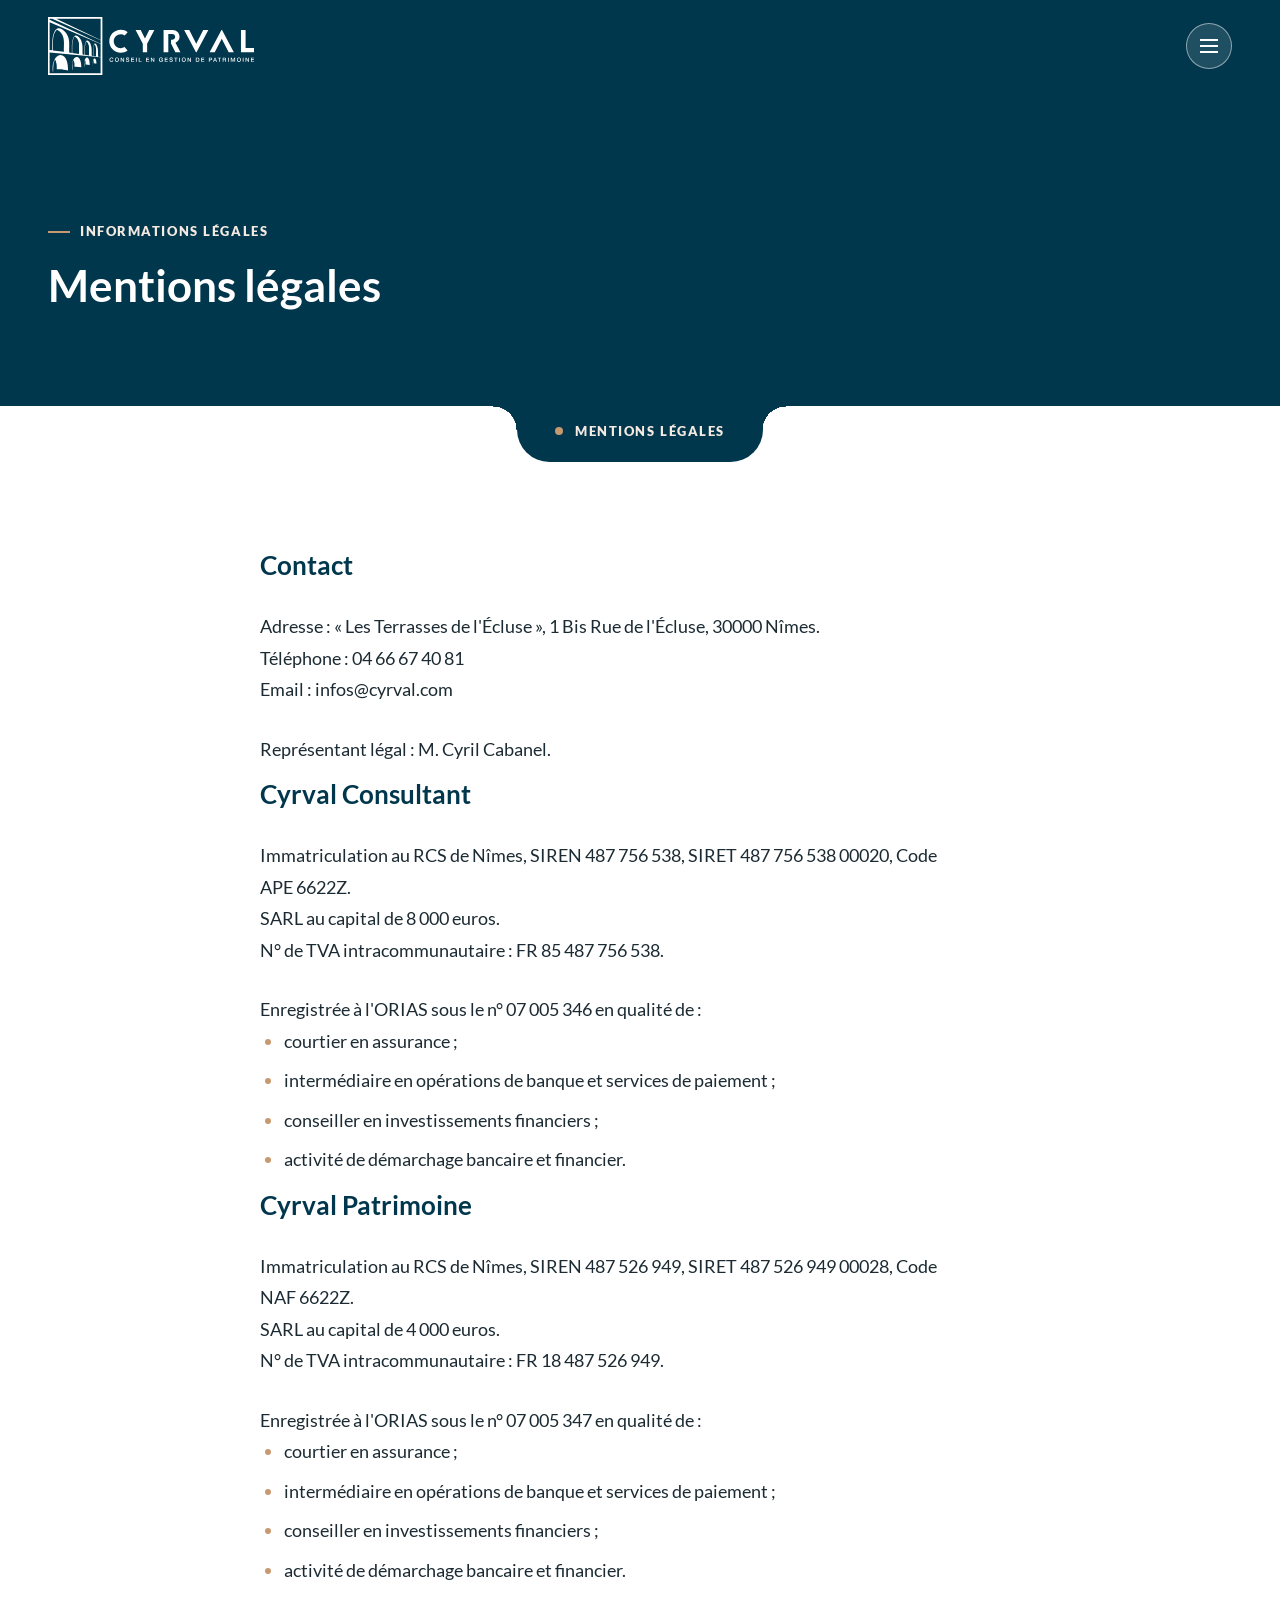
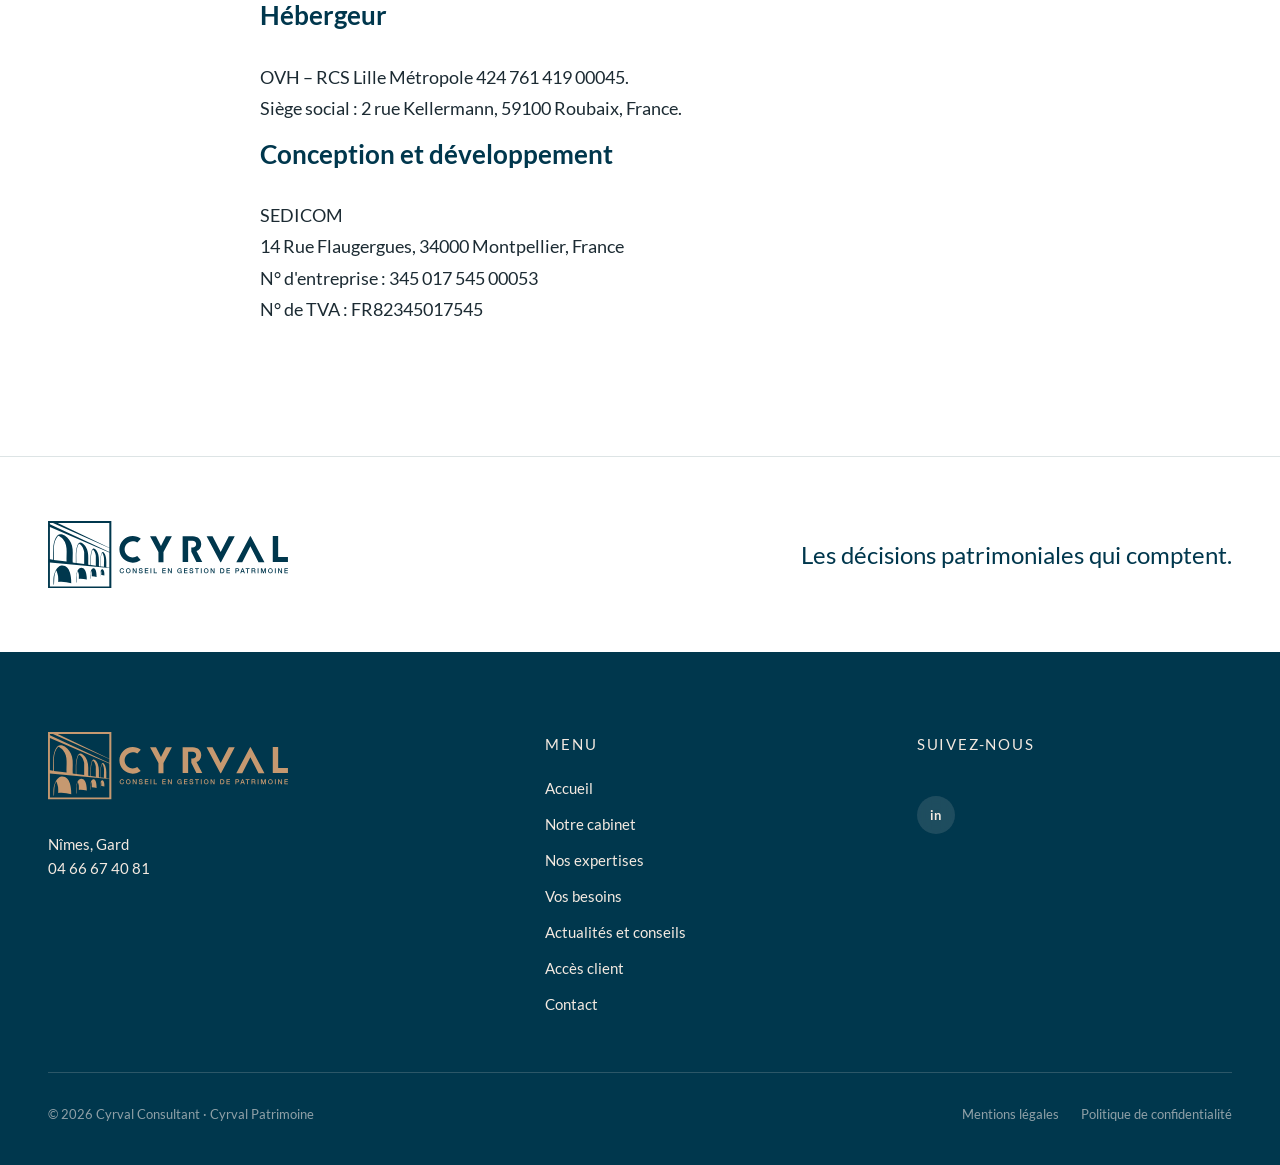
<file: mentions-legales.html>
<!DOCTYPE html>
<html lang="fr" class="no-js">
<head>
<meta charset="utf-8">
<meta name="viewport" content="width=device-width, initial-scale=1">
<meta name="robots" content="noindex, nofollow">
<title>CYRVAL — Mentions légales</title>
<meta name="description" content="Mentions légales de CYRVAL, conseil en gestion de patrimoine à Nîmes (Cyrval Consultant et Cyrval Patrimoine).">
<link rel="stylesheet" href="assets/css/cyrval.css">
<script>document.documentElement.className = 'js';</script>
</head>
<body>

<!-- Logo, défini une fois et réutilisé dans la page -->
<svg style="position:absolute;width:0;height:0;overflow:hidden" aria-hidden="true" focusable="false">
  <symbol id="logo-cyrval" viewBox="16.59 58.48 532.44 149.89">
    <g fill="currentColor">
      <path d="M157.12,58.48v149.89H16.59V58.48h140.53ZM152.58,62.82H37.99l114.6,54.93v-54.93ZM152.58,118.44L27.45,62.82h-6.68v3.02l131.81,61.66v-9.05ZM152.58,128.19L20.78,71.78v71.21l.58.47,6.39.75c.31-15.09-1.53-31,4.36-45.26,4.47-10.83,10.71-14.54,21.55-8.29,8,4.61,13.84,14.06,16.18,22.84,3.11,11.65.72,24.94,1.53,36.95l6.15,1.01.73-.51c.42-12.19-1.28-24.44,2.84-36.17,2.26-6.43,5.48-11.06,12.53-6.58,4.28,2.72,7.66,8.21,9.45,12.85,4.21,10.92,2.35,22.83,2.82,34.27l4.84.73c.32-10.23-.97-22.44,2.87-32.13,4.09-10.32,11.11-.46,13.34,5.32,3.66,9.49,2.42,19.63,2.62,29.59l3.48.35c.37-9.12-1.07-19.21,1.77-28.01,2.79-8.67,7.54-.96,9.14,3.71,2.89,8.44,1.78,17.04,2.04,25.81l.53.51,6.04.75v-33.78ZM57.74,148.39c-1.04-16.49,3.88-35.78-7.84-49.45-2.82-3.28-6.74-6.04-10.76-7.6-12.96,14.3-8.94,35.8-9.64,53.57l28.25,3.48ZM96.79,153.96v-25.94c0-1.25-.98-4.56-1.39-5.93-1.62-5.37-4.73-10.22-9.76-12.92-1.02-.24-3.32,5.42-3.68,6.47-3.88,11.46-2.31,23.93-2.57,35.84l17.4,2.47ZM122.6,157.79v-22.11c0-.87-.92-4.33-1.22-5.39-.98-3.39-2.51-6.39-5.23-8.7-1.42,1.4-2.06,3.53-2.59,5.42-2.58,9.3-1.6,19.45-1.72,29l10.76,1.79ZM137.24,129.24c-.67-.47-1.39,1.32-1.55,1.75-3.17,7.95-1.41,19.23-1.93,27.67l.57.82,6.4.75c-.68-10.31,2.47-21.78-3.49-30.99ZM152.58,162.66l-131.81-12.19v53.37h131.81v-41.18Z"/>
      <path d="M68.32,196.86c-9.44-2.53-19.33-4.5-29.12-3.06-.11-4.62.32-9.27-.4-13.84-.14-.89-3.16-12.36-4.2-11.57-.89,2.48-2.17,4.84-2.85,7.41-1.03,3.92-1.31,8.85-1.46,12.93-.22,6.16-.25,5.02-.43,11.18l-1.08-.3c-.22-13.34-.89-20.16,5.45-32.35,2.34-4.49,6.51-9.53,11.89-10.17,19.72-2.33,22.48,26.01,22.19,39.76Z"/>
      <path d="M79.81,194.72h-.92c.08-7.08-.55-13.96,1.31-20.88,1.77-6.58,6.61-15.22,14.63-10.5,5.59,3.28,7.23,13.66,7.65,19.6.13,1.77-.32,3.69.31,5.35-5.84-.63-11.92-1.88-17.78-1.22v-9.03c0-1.01-1.64-6.36-2.22-7.27-.24-.38-.28-.65-.84-.53l-2.15,8.42v16.07Z"/>
      <path d="M110.67,186.77c-.38.5-.56,0-.61-.45-.46-3.58.03-10.04.76-13.64.79-3.92,3.4-12.57,8.9-8.56,4.37,3.19,4.62,13.69,4.75,18.67-3.53-.72-7.09-1.55-10.73-1.53.07-3.93.14-7.89-1.23-11.63-.53.14-.69,1.29-.83,1.77-.33,1.11-1.01,3.79-1.01,4.81v10.56Z"/>
      <path d="M141.58,179.42c-2.18-.86-4.37-1.46-6.74-1.22-.2-2.37.4-5.28-.26-7.55-.12-.41-.12-.93-.66-1.02-1.26,3.67-.77,7.41-.92,11.17-.02.38.23,1.14-.31,1.07v-9.34c0-.99,1.35-4.78,2.01-5.64,2.13-2.79,4.74-.63,5.71,1.91.41,1.07,1.17,4.51,1.17,5.57v5.05Z"/>
    </g>
    <g fill="currentColor">
      <path d="M214.49,136.32c-2.84,1.88-6.23,2.98-9.89,2.98-9.96,0-18.03-8.07-18.03-18.03s8.07-18.03,18.03-18.03c3.74,0,7.22,1.14,10.1,3.09l7.73-8.68c-4.96-3.75-11.12-6-17.83-6-16.36,0-29.63,13.27-29.63,29.63s13.27,29.63,29.63,29.63c6.62,0,12.71-2.2,17.65-5.87l-7.75-8.71Z"/>
      <polygon points="515.3 91.96 515.3 149.55 549.03 149.55 549.03 138.54 527.27 138.54 527.27 91.96 515.3 91.96"/>
      <polygon points="496.85 149.79 466.31 92.2 466.21 92.2 464.98 92.2 464.88 92.2 434.34 149.79 447.56 149.79 465.59 114.52 483.62 149.79 496.85 149.79"/>
      <polygon points="430.98 92.2 400.44 149.79 400.34 149.79 399.11 149.79 399.01 149.79 368.47 92.2 381.69 92.2 399.72 127.47 417.75 92.2 430.98 92.2"/>
      <polygon points="278.23 92.2 272.78 102.86 267.2 113.78 261.62 102.86 256.17 92.2 242.94 92.2 261.62 127.42 261.62 148.47 261.62 149.79 272.78 149.79 272.78 148.47 272.78 127.42 291.46 92.2 278.23 92.2"/>
      <path d="M346.03,124.92c5.58-2.02,10.51-7.03,10.51-15.12,0-9.62-6.95-17.63-18.68-17.63h-22.56v57.56h12.2v-47.54h9.63c4.93,0,8.17,3.15,8.17,7.6s-3.23,7.6-8.17,7.6h-2.62v9.38l11.35,22.96h13.02l-12.85-24.82Z"/>
    </g>
    <g fill="currentColor">
      <path d="M183.39,166.9c-.08-.31-.19-.6-.33-.86-.14-.26-.32-.49-.54-.68-.22-.19-.48-.34-.78-.45-.3-.11-.64-.16-1.04-.16-.57,0-1.07.12-1.49.35-.42.23-.76.54-1.02.93-.26.39-.46.83-.58,1.32-.13.49-.19,1-.19,1.51s.06,1.02.19,1.51c.13.49.32.93.58,1.32.26.39.6.7,1.02.93.42.23.91.35,1.49.35.42,0,.8-.07,1.12-.22s.6-.35.83-.6.41-.56.54-.9c.13-.34.22-.71.26-1.1h1.84c-.04.64-.18,1.23-.42,1.77-.24.53-.56.99-.96,1.38-.4.39-.88.69-1.42.9-.54.21-1.14.32-1.8.32-.81,0-1.53-.15-2.17-.45-.64-.3-1.18-.7-1.62-1.22-.44-.51-.78-1.11-1.02-1.8-.24-.68-.36-1.41-.36-2.19s.12-1.49.36-2.18c.24-.68.58-1.28,1.02-1.8.44-.51.98-.92,1.62-1.22.64-.3,1.36-.45,2.17-.45.6,0,1.17.08,1.71.25.53.17,1,.41,1.41.73.41.32.74.7.99,1.16.25.45.41.97.47,1.56h-1.89Z"/>
      <path d="M194.65,163.21c.81,0,1.53.15,2.17.45.64.3,1.18.71,1.62,1.22.44.51.78,1.11,1.02,1.8s.35,1.41.35,2.18-.12,1.51-.35,2.19c-.24.69-.58,1.28-1.02,1.8-.44.51-.98.92-1.62,1.22-.64.3-1.36.45-2.17.45s-1.53-.15-2.17-.45c-.64-.3-1.18-.7-1.62-1.22-.44-.51-.78-1.11-1.02-1.8-.24-.68-.36-1.41-.36-2.19s.12-1.49.36-2.18c.24-.68.58-1.28,1.02-1.8.44-.51.98-.92,1.62-1.22.64-.3,1.36-.45,2.17-.45ZM194.65,164.75c-.57,0-1.07.12-1.49.35-.42.23-.76.54-1.02.93-.26.39-.46.83-.58,1.32-.13.49-.19,1-.19,1.51s.06,1.02.19,1.51c.13.49.32.93.58,1.32.26.39.6.7,1.02.93.42.23.91.35,1.49.35s1.07-.12,1.49-.35c.42-.23.76-.54,1.02-.93.26-.39.46-.83.58-1.32.13-.49.19-1,.19-1.51s-.06-1.02-.19-1.51c-.13-.49-.32-.93-.58-1.32-.26-.39-.6-.7-1.02-.93-.42-.23-.91-.35-1.49-.35Z"/>
      <path d="M204.5,163.47h1.99l4.92,7.95h.03v-7.95h1.8v10.79h-1.99l-4.91-7.93h-.05v7.93h-1.8v-10.79Z"/>
      <path d="M219.76,170.66c0,.41.07.77.21,1.06.14.29.34.53.59.72s.54.32.87.41c.33.09.68.13,1.07.13.41,0,.76-.05,1.06-.14.29-.1.53-.22.71-.37.18-.15.31-.33.39-.52.08-.2.12-.4.12-.6,0-.41-.09-.72-.28-.91-.19-.2-.39-.33-.61-.42-.38-.14-.83-.27-1.34-.4-.51-.13-1.14-.29-1.88-.49-.46-.12-.85-.28-1.16-.48s-.55-.42-.73-.66c-.18-.24-.31-.5-.39-.77-.08-.27-.11-.55-.11-.83,0-.54.11-1.01.34-1.41.23-.4.53-.73.9-.99.37-.26.8-.46,1.27-.58s.95-.19,1.44-.19c.56,0,1.1.07,1.59.22s.94.36,1.31.66c.38.29.68.65.9,1.08.22.43.33.92.33,1.49h-1.89c-.05-.69-.29-1.19-.71-1.47-.42-.29-.96-.43-1.62-.43-.22,0-.45.02-.68.07-.23.05-.44.12-.64.23-.19.11-.35.25-.48.43-.13.18-.19.41-.19.68,0,.38.12.68.36.9.24.22.55.38.93.49.04.01.2.05.48.13s.59.16.93.25c.34.09.68.18,1,.26.33.09.56.15.7.19.35.11.66.26.92.45.26.19.48.41.66.66s.31.51.39.79.13.56.13.85c0,.6-.12,1.12-.37,1.55-.25.43-.57.78-.97,1.05-.4.27-.86.47-1.38.6-.51.13-1.04.19-1.57.19-.61,0-1.19-.08-1.74-.23-.54-.15-1.02-.38-1.42-.69-.4-.31-.73-.71-.97-1.2-.24-.49-.37-1.06-.38-1.73h1.89Z"/>
      <path d="M231.35,163.47h7.77v1.63h-5.88v2.82h5.44v1.54h-5.44v3.16h5.98v1.63h-7.87v-10.79Z"/>
      <path d="M243.9,163.47h1.89v10.79h-1.89v-10.79Z"/>
      <path d="M251.14,163.47h1.89v9.16h5.48v1.63h-7.37v-10.79Z"/>
      <path d="M270.08,163.47h7.77v1.63h-5.88v2.82h5.44v1.54h-5.44v3.16h5.98v1.63h-7.87v-10.79Z"/>
      <path d="M282.56,163.47h1.99l4.92,7.95h.03v-7.95h1.8v10.79h-1.99l-4.91-7.93h-.05v7.93h-1.8v-10.79Z"/>
      <path d="M313.23,174.25h-1.21l-.29-1.27c-.5.57-1.01.97-1.51,1.19-.5.22-1.08.33-1.74.33-.81,0-1.53-.15-2.17-.45-.64-.3-1.18-.7-1.62-1.22-.44-.51-.78-1.11-1.02-1.8-.24-.68-.35-1.41-.35-2.19s.12-1.49.35-2.18c.24-.68.58-1.28,1.02-1.8.44-.51.98-.92,1.62-1.22.64-.3,1.36-.45,2.17-.45.58,0,1.14.08,1.67.23.53.16,1,.39,1.41.69.41.31.75.69,1.03,1.16.27.46.44,1,.51,1.6h-1.84c-.05-.35-.16-.66-.32-.93-.17-.27-.38-.49-.63-.67-.25-.18-.53-.32-.85-.41-.31-.09-.64-.14-.98-.14-.57,0-1.07.12-1.49.35-.42.23-.76.54-1.02.93-.26.39-.46.83-.58,1.32-.13.49-.19,1-.19,1.51s.06,1.02.19,1.51c.13.49.32.93.58,1.32.26.39.6.7,1.02.93s.91.35,1.49.35c.48.01.91-.05,1.28-.19s.69-.33.94-.59c.26-.26.45-.57.58-.94.13-.37.2-.79.21-1.24h-2.87v-1.44h4.59v5.68Z"/>
      <path d="M318.32,163.47h7.77v1.63h-5.88v2.82h5.44v1.54h-5.44v3.16h5.98v1.63h-7.87v-10.79Z"/>
      <path d="M332.11,170.66c0,.41.07.77.21,1.06.14.29.34.53.59.72.25.19.54.32.87.41.33.09.68.13,1.07.13.41,0,.76-.05,1.06-.14.29-.1.53-.22.71-.37.18-.15.31-.33.39-.52.08-.2.12-.4.12-.6,0-.41-.09-.72-.28-.91-.19-.2-.39-.33-.61-.42-.38-.14-.83-.27-1.34-.4-.51-.13-1.14-.29-1.88-.49-.46-.12-.85-.28-1.16-.48s-.55-.42-.73-.66c-.18-.24-.31-.5-.39-.77-.08-.27-.11-.55-.11-.83,0-.54.11-1.01.34-1.41.23-.4.53-.73.9-.99.37-.26.8-.46,1.27-.58s.95-.19,1.44-.19c.56,0,1.1.07,1.59.22s.94.36,1.31.66c.38.29.68.65.9,1.08.22.43.33.92.33,1.49h-1.89c-.05-.69-.29-1.19-.71-1.47-.42-.29-.96-.43-1.62-.43-.22,0-.45.02-.68.07-.23.05-.44.12-.64.23-.19.11-.35.25-.48.43-.13.18-.19.41-.19.68,0,.38.12.68.36.9.24.22.55.38.93.49.04.01.2.05.48.13s.59.16.93.25c.34.09.68.18,1,.26.33.09.56.15.7.19.35.11.66.26.92.45.26.19.48.41.66.66.18.25.31.51.39.79s.13.56.13.85c0,.6-.12,1.12-.37,1.55-.25.43-.57.78-.97,1.05-.4.27-.86.47-1.38.6-.51.13-1.04.19-1.57.19-.61,0-1.19-.08-1.74-.23-.54-.15-1.02-.38-1.42-.69-.4-.31-.73-.71-.97-1.2-.24-.49-.37-1.06-.38-1.73h1.89Z"/>
      <path d="M342.68,163.47h8.73v1.63h-3.43v9.16h-1.89v-9.16h-3.41v-1.63Z"/>
      <path d="M355.7,163.47h1.89v10.79h-1.89v-10.79Z"/>
      <path d="M367.53,163.21c.81,0,1.53.15,2.17.45.64.3,1.18.71,1.62,1.22.44.51.78,1.11,1.02,1.8.24.68.35,1.41.35,2.18s-.12,1.51-.35,2.19c-.24.69-.58,1.28-1.02,1.8-.44.51-.98.92-1.62,1.22-.64.3-1.36.45-2.17.45s-1.53-.15-2.17-.45c-.64-.3-1.18-.7-1.62-1.22-.44-.51-.78-1.11-1.02-1.8-.24-.68-.36-1.41-.36-2.19s.12-1.49.36-2.18c.24-.68.58-1.28,1.02-1.8.44-.51.98-.92,1.62-1.22.64-.3,1.36-.45,2.17-.45ZM367.53,164.75c-.57,0-1.07.12-1.49.35-.42.23-.76.54-1.02.93-.26.39-.46.83-.58,1.32-.13.49-.19,1-.19,1.51s.06,1.02.19,1.51c.13.49.32.93.58,1.32.26.39.6.7,1.02.93.42.23.91.35,1.49.35s1.07-.12,1.49-.35c.42-.23.76-.54,1.02-.93.26-.39.46-.83.58-1.32.13-.49.19-1,.19-1.51s-.06-1.02-.19-1.51c-.13-.49-.32-.93-.58-1.32-.26-.39-.6-.7-1.02-.93-.42-.23-.91-.35-1.49-.35Z"/>
      <path d="M377.38,163.47h1.99l4.92,7.95h.03v-7.95h1.8v10.79h-1.99l-4.91-7.93h-.05v7.93h-1.8v-10.79Z"/>
      <path d="M398.63,163.47h4.47c.83,0,1.54.14,2.14.42.6.28,1.1.67,1.48,1.16s.67,1.06.85,1.71c.19.65.28,1.35.28,2.1s-.09,1.45-.28,2.1-.47,1.23-.85,1.71-.88.87-1.48,1.16c-.6.28-1.32.42-2.14.42h-4.47v-10.79ZM400.52,172.71h1.86c.73,0,1.34-.1,1.81-.29.47-.2.84-.47,1.1-.82.27-.35.45-.75.54-1.22.1-.47.14-.97.14-1.52s-.05-1.05-.14-1.52c-.1-.47-.28-.88-.54-1.22-.27-.35-.63-.62-1.1-.82-.47-.2-1.07-.29-1.81-.29h-1.86v7.7Z"/>
      <path d="M412.58,163.47h7.77v1.63h-5.88v2.82h5.44v1.54h-5.44v3.16h5.98v1.63h-7.87v-10.79Z"/>
      <path d="M432.37,163.47h4.76c.77,0,1.39.11,1.87.33.48.22.86.5,1.12.83.26.33.44.69.54,1.09.1.39.14.76.14,1.09s-.05.69-.14,1.08c-.1.39-.27.75-.54,1.08-.26.33-.64.61-1.12.82-.48.22-1.11.32-1.87.32h-2.87v4.14h-1.89v-10.79ZM434.26,168.57h2.76c.21,0,.43-.03.65-.09.22-.06.43-.16.61-.3.19-.14.34-.32.45-.54s.17-.51.17-.85-.05-.64-.15-.88c-.1-.23-.24-.42-.41-.55-.17-.14-.37-.23-.59-.28-.22-.05-.46-.08-.71-.08h-2.79v3.57Z"/>
      <path d="M447.25,163.47h2.01l4.16,10.79h-2.02l-1.01-2.86h-4.31l-1.01,2.86h-1.95l4.14-10.79ZM446.59,169.96h3.29l-1.62-4.64h-.05l-1.63,4.64Z"/>
      <path d="M455.06,163.47h8.73v1.63h-3.43v9.16h-1.89v-9.16h-3.41v-1.63Z"/>
      <path d="M468.09,163.47h5.15c1.19,0,2.08.26,2.67.77.59.51.89,1.23.89,2.14,0,.51-.08.94-.23,1.28-.15.34-.33.61-.53.82-.2.21-.4.35-.6.45-.2.09-.34.15-.43.18v.03c.16.02.33.07.52.15.19.08.36.21.52.39.16.18.3.41.4.69.11.28.16.64.16,1.06,0,.63.05,1.21.14,1.73.1.52.24.89.45,1.11h-2.02c-.14-.23-.22-.49-.25-.77-.03-.28-.04-.55-.04-.82,0-.49-.03-.92-.09-1.28-.06-.36-.17-.65-.33-.89-.16-.24-.38-.41-.66-.52s-.63-.17-1.06-.17h-2.78v4.44h-1.89v-10.79ZM469.97,168.38h3.1c.6,0,1.06-.14,1.38-.43.31-.29.47-.72.47-1.29,0-.34-.05-.62-.15-.84s-.24-.39-.42-.51-.38-.2-.6-.24-.46-.06-.7-.06h-3.07v3.37Z"/>
      <path d="M481.76,163.47h1.89v10.79h-1.89v-10.79Z"/>
      <path d="M488.96,163.47h2.66l2.98,8.45h.03l2.9-8.45h2.63v10.79h-1.8v-8.32h-.03l-2.99,8.32h-1.56l-2.99-8.32h-.03v8.32h-1.8v-10.79Z"/>
      <path d="M510.05,163.21c.81,0,1.53.15,2.17.45.64.3,1.18.71,1.62,1.22.44.51.78,1.11,1.02,1.8.24.68.35,1.41.35,2.18s-.12,1.51-.35,2.19c-.24.69-.58,1.28-1.02,1.8-.44.51-.98.92-1.62,1.22-.64.3-1.36.45-2.17.45s-1.53-.15-2.17-.45c-.64-.3-1.18-.7-1.62-1.22-.44-.51-.78-1.11-1.02-1.8-.24-.68-.36-1.41-.36-2.19s.12-1.49.36-2.18c.24-.68.58-1.28,1.02-1.8.44-.51.98-.92,1.62-1.22.64-.3,1.36-.45,2.17-.45ZM510.05,164.75c-.57,0-1.07.12-1.49.35-.42.23-.76.54-1.02.93-.26.39-.46.83-.58,1.32-.13.49-.19,1-.19,1.51s.06,1.02.19,1.51c.13.49.32.93.58,1.32.26.39.6.7,1.02.93.42.23.91.35,1.49.35s1.07-.12,1.49-.35c.42-.23.76-.54,1.02-.93.26-.39.46-.83.58-1.32.13-.49.19-1,.19-1.51s-.06-1.02-.19-1.51c-.13-.49-.32-.93-.58-1.32-.26-.39-.6-.7-1.02-.93-.42-.23-.91-.35-1.49-.35Z"/>
      <path d="M519.98,163.47h1.89v10.79h-1.89v-10.79Z"/>
      <path d="M527.14,163.47h1.99l4.92,7.95h.03v-7.95h1.8v10.79h-1.99l-4.91-7.93h-.05v7.93h-1.8v-10.79Z"/>
      <path d="M541.16,163.47h7.77v1.63h-5.88v2.82h5.44v1.54h-5.44v3.16h5.98v1.63h-7.87v-10.79Z"/>
    </g>
  </symbol>
</svg>

<header class="entete" data-entete>
  <div class="entete__inner">
    <a class="entete__logo" href="index.html" aria-label="CYRVAL, retour à l'accueil">
      <svg viewBox="0 0 532.44 149.89"><use href="#logo-cyrval"></use></svg>
    </a>

    <nav class="nav" aria-label="Navigation principale">
      <a href="index.html">Accueil</a>
      <div class="nav-groupe">
        <button class="nav-groupe__label" type="button" aria-haspopup="true" aria-expanded="false">Notre cabinet</button>
        <div class="nav-groupe__menu">
          <a href="notre-histoire.html">Notre histoire</a>
          <a href="notre-equipe.html">Notre équipe</a>
          <a href="notre-methode.html">Notre méthode</a>
        </div>
      </div>
      <div class="nav-groupe">
        <button class="nav-groupe__label" type="button" aria-haspopup="true" aria-expanded="false">Nos expertises</button>
        <div class="nav-groupe__menu">
          <a href="pole-conseil.html">Pôle Conseil</a>
          <a href="pole-gestion.html">Pôle Gestion</a>
        </div>
      </div>
      <div class="nav-groupe">
        <button class="nav-groupe__label" type="button" aria-haspopup="true" aria-expanded="false">Vos besoins</button>
        <div class="nav-groupe__menu">
          <a href="particuliers.html">Particuliers</a>
          <a href="dirigeants.html">Dirigeants</a>
        </div>
      </div>
      <a href="actualites.html">Actualités et conseils</a>
      <a href="#contact">Contact</a>
    </nav>

    <div class="entete__actions">
      <a class="lien-acces" href="acces-client.html">Accès client ↗</a>
      <a class="lien-linkedin" href="#" aria-label="CYRVAL sur LinkedIn">in</a>
    </div>

    <button class="burger" type="button" data-burger aria-expanded="false" aria-label="Ouvrir le menu">
      <span class="burger__trait"></span>
    </button>
  </div>

  <div class="menu-mobile">
    <div class="menu-mobile__inner">
      <a href="index.html">Accueil</a>
      <p class="menu-mobile__rubrique">Notre cabinet</p>
      <a class="menu-mobile__sous" href="notre-histoire.html">Notre histoire</a>
      <a class="menu-mobile__sous" href="notre-equipe.html">Notre équipe</a>
      <a class="menu-mobile__sous" href="notre-methode.html">Notre méthode</a>
      <p class="menu-mobile__rubrique">Nos expertises</p>
      <a class="menu-mobile__sous" href="pole-conseil.html">Pôle Conseil</a>
      <a class="menu-mobile__sous" href="pole-gestion.html">Pôle Gestion</a>
      <p class="menu-mobile__rubrique">Vos besoins</p>
      <a class="menu-mobile__sous" href="particuliers.html">Particuliers</a>
      <a class="menu-mobile__sous" href="dirigeants.html">Dirigeants</a>
      <a href="actualites.html">Actualités et conseils</a>
      <a href="#contact">Contact</a>
      <div class="menu-mobile__pied">
        <a class="lien-acces" href="acces-client.html">Accès client ↗</a>
        <a class="lien-linkedin" href="#" aria-label="CYRVAL sur LinkedIn">in</a>
      </div>
    </div>
  </div>
</header>

<main>

  <!-- 1. Hero -->
  <section class="hero-page reveal" data-reveal>
    <div class="hero-page__contenu">
      <p class="surtitre surtitre--trait surtitre--clair">Informations légales</p>
      <h1 class="hero-page__titre">Mentions légales</h1>
    </div>
  </section>

  <!-- 2. Corps -->
  <section class="section--blanc" style="--precedent: var(--bleu);">
    <p class="decroche decroche--clair"><span class="decroche__point"></span>Mentions légales</p>
    <div class="wrap reveal" data-reveal>
      <div class="corps-article">
        <h2>Contact</h2>
        <p>Adresse : « Les Terrasses de l'Écluse », 1 Bis Rue de l'Écluse, 30000 Nîmes.<br>
        Téléphone : 04 66 67 40 81<br>
        Email : infos@cyrval.com</p>
        <p>Représentant légal : M. Cyril Cabanel.</p>

        <h2>Cyrval Consultant</h2>
        <p>Immatriculation au RCS de Nîmes, SIREN 487 756 538, SIRET 487 756 538 00020, Code APE 6622Z.<br>
        SARL au capital de 8 000 euros.<br>
        N° de TVA intracommunautaire : FR 85 487 756 538.</p>
        <p>Enregistrée à l'ORIAS sous le n° 07 005 346 en qualité de :</p>
        <ul>
          <li>courtier en assurance ;</li>
          <li>intermédiaire en opérations de banque et services de paiement ;</li>
          <li>conseiller en investissements financiers ;</li>
          <li>activité de démarchage bancaire et financier.</li>
        </ul>

        <h2>Cyrval Patrimoine</h2>
        <p>Immatriculation au RCS de Nîmes, SIREN 487 526 949, SIRET 487 526 949 00028, Code NAF 6622Z.<br>
        SARL au capital de 4 000 euros.<br>
        N° de TVA intracommunautaire : FR 18 487 526 949.</p>
        <p>Enregistrée à l'ORIAS sous le n° 07 005 347 en qualité de :</p>
        <ul>
          <li>courtier en assurance ;</li>
          <li>intermédiaire en opérations de banque et services de paiement ;</li>
          <li>conseiller en investissements financiers ;</li>
          <li>activité de démarchage bancaire et financier.</li>
        </ul>

        <h2>Hébergeur</h2>
        <p>OVH – RCS Lille Métropole 424 761 419 00045.<br>
        Siège social : 2 rue Kellermann, 59100 Roubaix, France.</p>

        <h2>Conception et développement</h2>
        <p>SEDICOM<br>
        14 Rue Flaugergues, 34000 Montpellier, France<br>
        N° d'entreprise : 345 017 545 00053<br>
        N° de TVA : FR82345017545</p>
      </div>
    </div>
  </section>

  <!-- 3. Signature -->
  <section class="signature">
    <div class="signature__inner reveal" data-reveal>
      <svg viewBox="0 0 532.44 149.89" aria-hidden="true"><use href="#logo-cyrval"></use></svg>
      <p class="signature__phrase">Les décisions patrimoniales qui comptent.</p>
    </div>
  </section>

</main>

<footer class="pied">
  <div class="pied__inner">
    <div class="pied__haut">
      <div>
        <svg class="pied__logo" viewBox="0 0 532.44 149.89" aria-hidden="true"><use href="#logo-cyrval"></use></svg>
        <p>Nîmes, Gard</p>
        <p>04 66 67 40 81</p>
      </div>
      <div>
        <p class="pied__titre">Menu</p>
        <nav class="pied__liens" aria-label="Navigation de pied de page">
          <a href="index.html">Accueil</a>
          <a href="notre-histoire.html">Notre cabinet</a>
          <a href="pole-conseil.html">Nos expertises</a>
          <a href="particuliers.html">Vos besoins</a>
          <a href="actualites.html">Actualités et conseils</a>
          <a href="acces-client.html">Accès client</a>
          <a href="#contact">Contact</a>
        </nav>
      </div>
      <div class="pied__reseaux">
        <p class="pied__titre">Suivez-nous</p>
        <a class="lien-linkedin" href="#" aria-label="CYRVAL sur LinkedIn">in</a>
      </div>
    </div>
    <div class="pied__bas">
      <span>© 2026 Cyrval Consultant · Cyrval Patrimoine</span>
      <span class="pied__legal">
        <a href="mentions-legales.html">Mentions légales</a>
        <a href="politique-confidentialite.html">Politique de confidentialité</a>
      </span>
    </div>
  </div>
</footer>

<script src="assets/js/cyrval.js" defer></script>
</body>
</html>
</file>
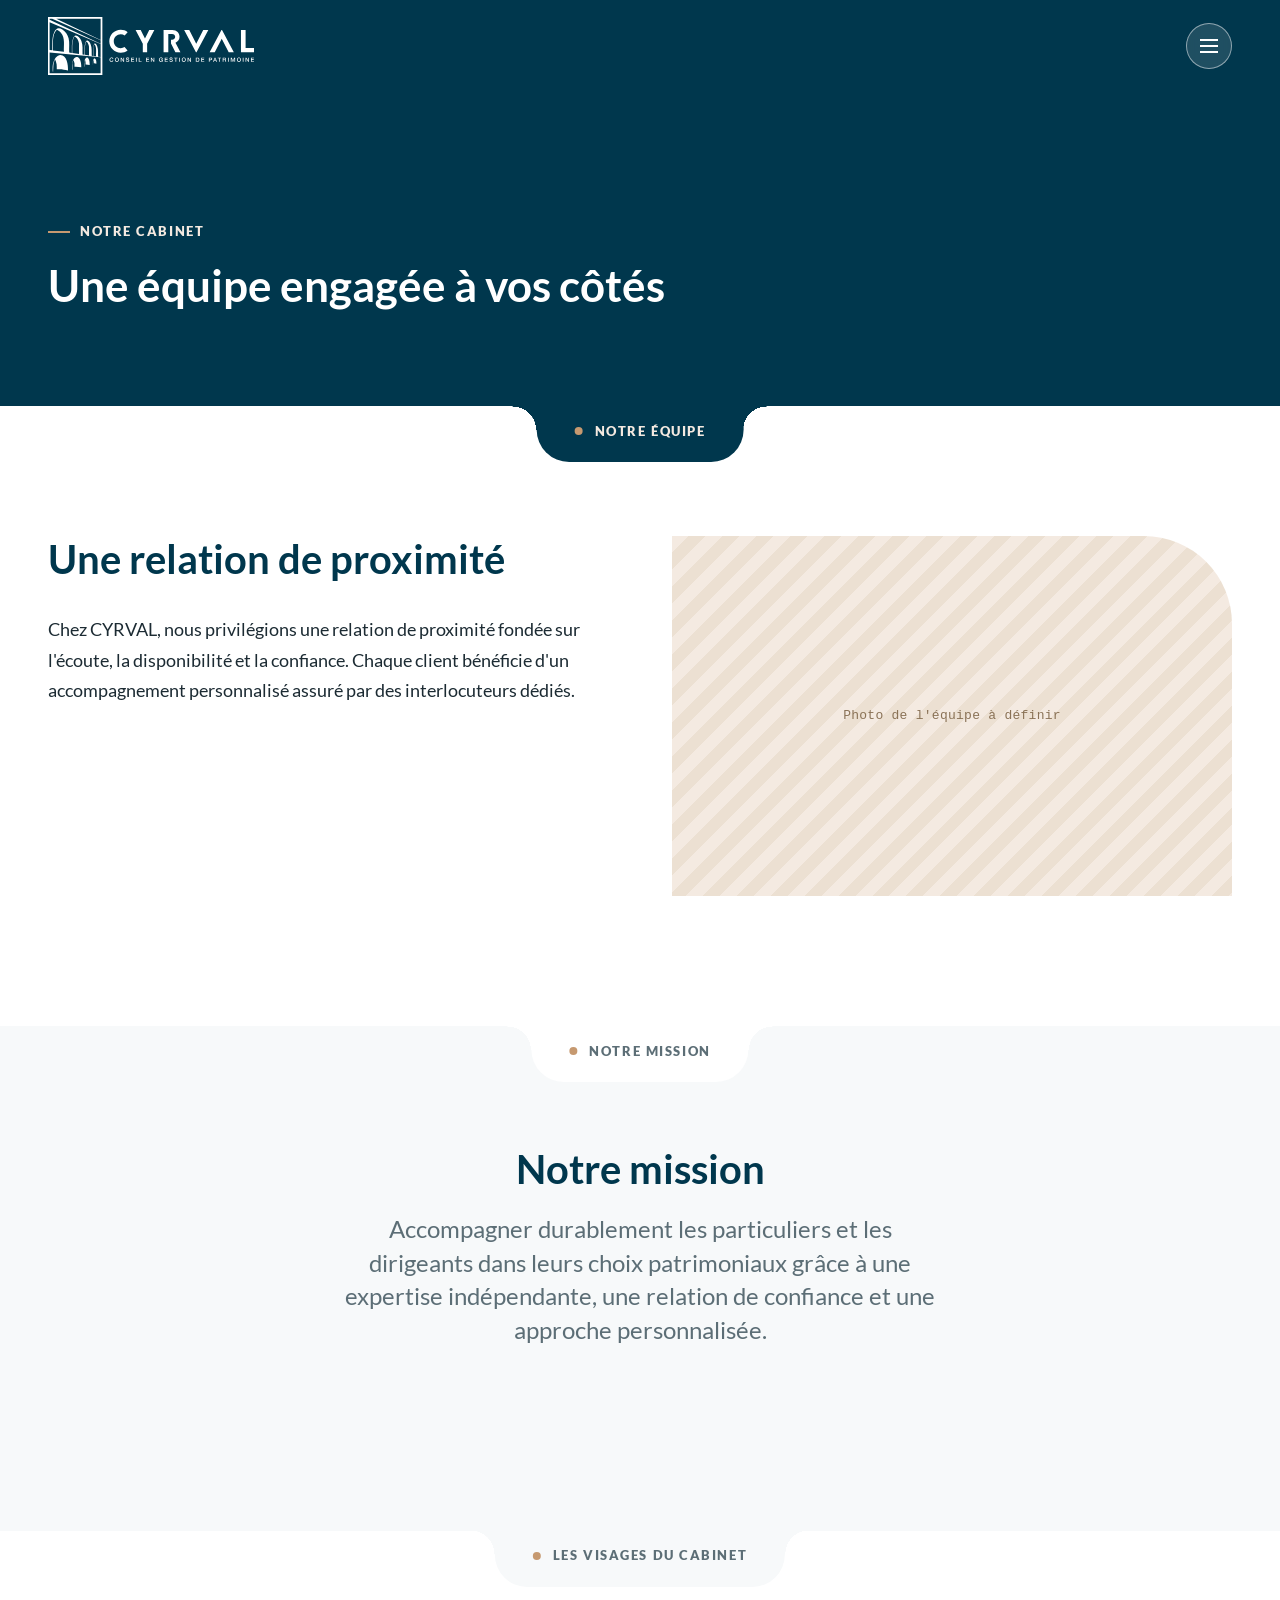
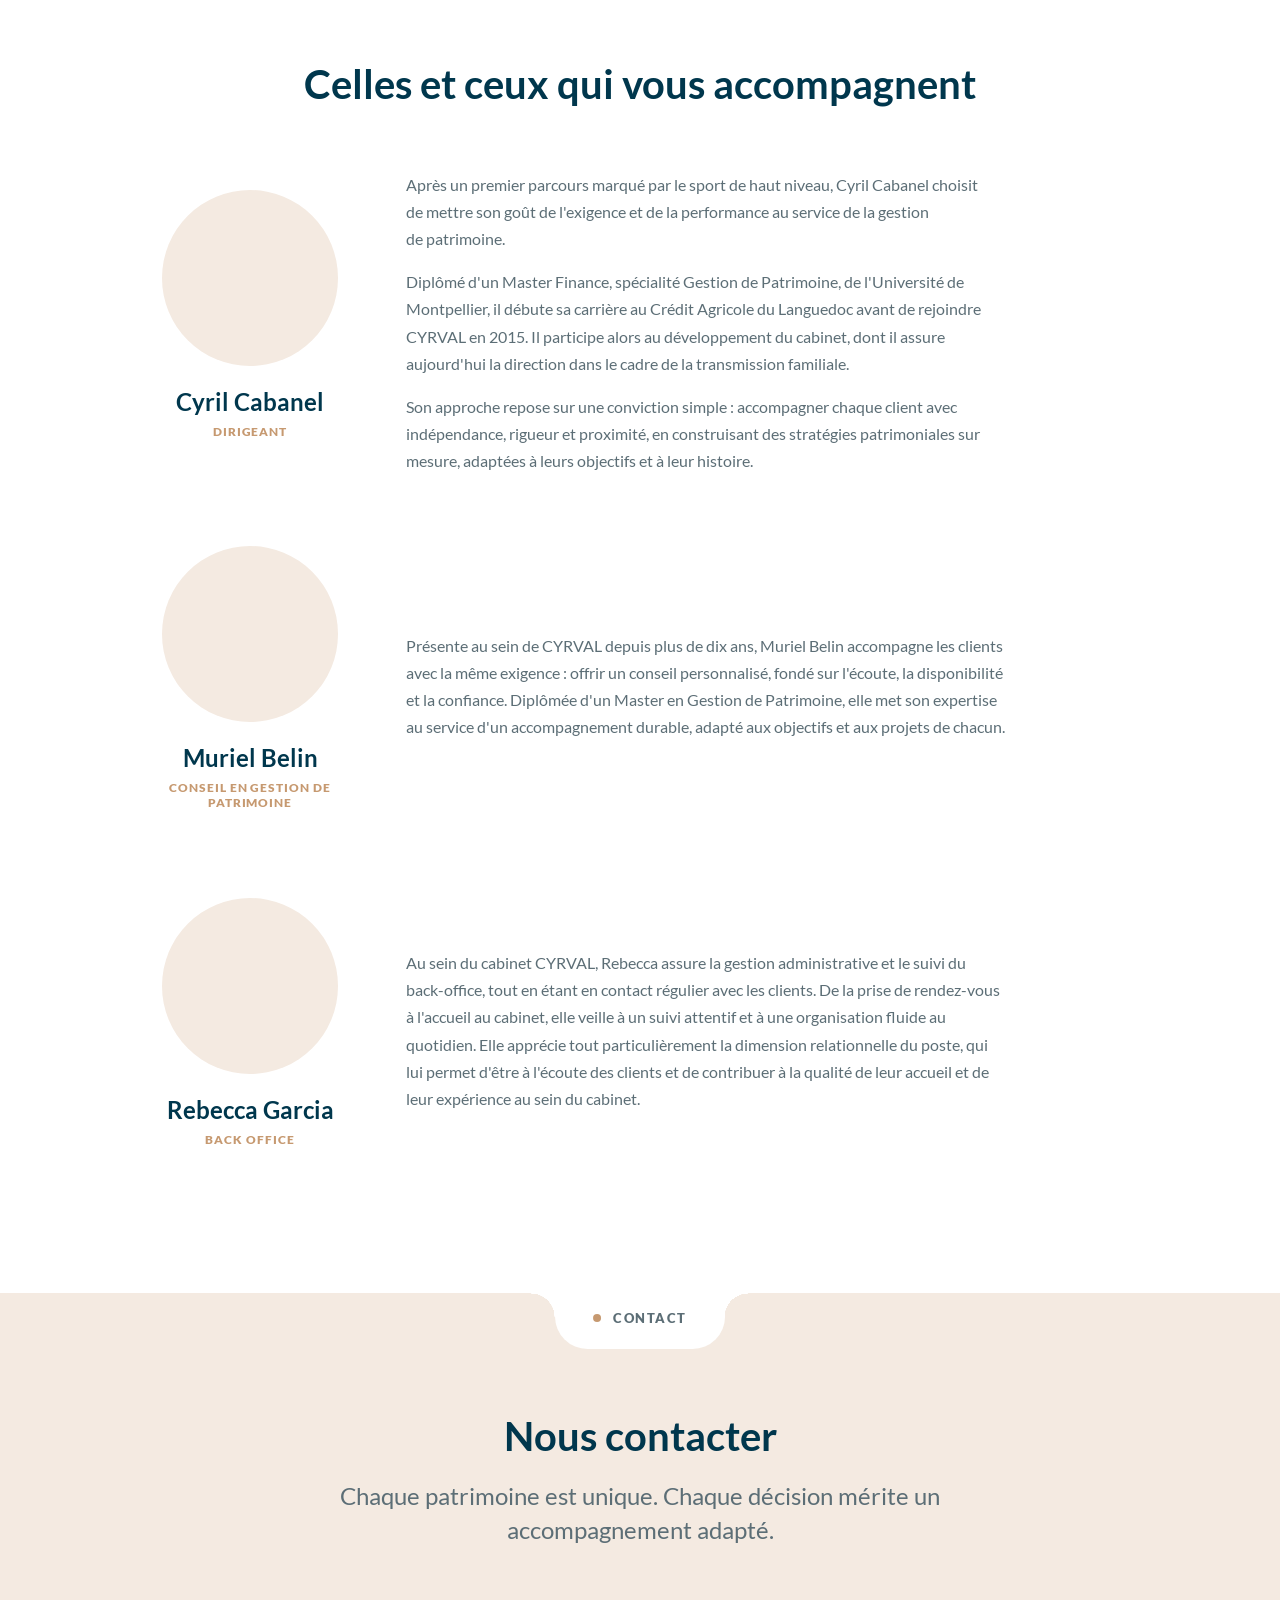
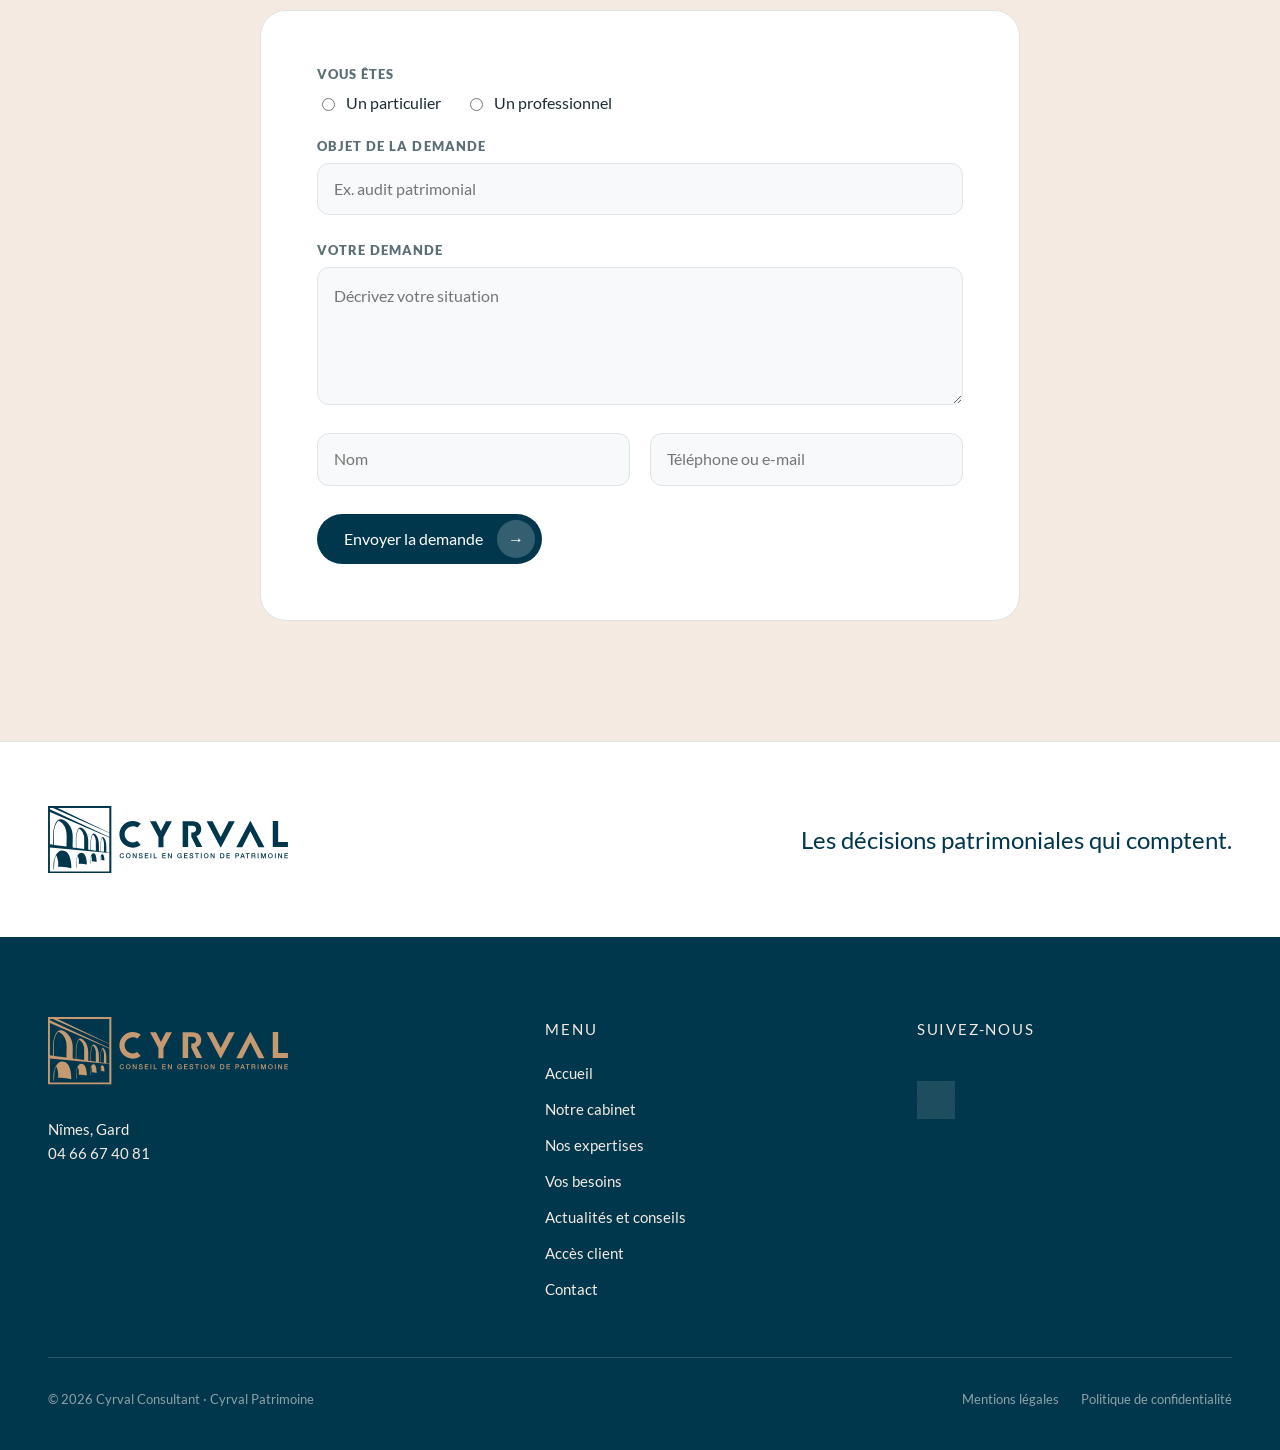
<file: notre-equipe.html>
<!DOCTYPE html>
<html lang="fr" class="no-js">
<head>
<meta charset="utf-8">
<meta name="viewport" content="width=device-width, initial-scale=1">
<meta name="robots" content="noindex, nofollow">
<title>CYRVAL — Notre équipe</title>
<meta name="description" content="L'équipe CYRVAL : une relation de proximité et un accompagnement patrimonial personnalisé pour les particuliers et les dirigeants.">
<link rel="stylesheet" href="assets/css/cyrval.css">
<script>document.documentElement.className = 'js';</script>
</head>
<body>

<!-- Logo, défini une fois et réutilisé dans la page -->
<svg style="position:absolute;width:0;height:0;overflow:hidden" aria-hidden="true" focusable="false">
  <symbol id="logo-cyrval" viewBox="16.59 58.48 532.44 149.89">
    <g fill="currentColor">
      <path d="M157.12,58.48v149.89H16.59V58.48h140.53ZM152.58,62.82H37.99l114.6,54.93v-54.93ZM152.58,118.44L27.45,62.82h-6.68v3.02l131.81,61.66v-9.05ZM152.58,128.19L20.78,71.78v71.21l.58.47,6.39.75c.31-15.09-1.53-31,4.36-45.26,4.47-10.83,10.71-14.54,21.55-8.29,8,4.61,13.84,14.06,16.18,22.84,3.11,11.65.72,24.94,1.53,36.95l6.15,1.01.73-.51c.42-12.19-1.28-24.44,2.84-36.17,2.26-6.43,5.48-11.06,12.53-6.58,4.28,2.72,7.66,8.21,9.45,12.85,4.21,10.92,2.35,22.83,2.82,34.27l4.84.73c.32-10.23-.97-22.44,2.87-32.13,4.09-10.32,11.11-.46,13.34,5.32,3.66,9.49,2.42,19.63,2.62,29.59l3.48.35c.37-9.12-1.07-19.21,1.77-28.01,2.79-8.67,7.54-.96,9.14,3.71,2.89,8.44,1.78,17.04,2.04,25.81l.53.51,6.04.75v-33.78ZM57.74,148.39c-1.04-16.49,3.88-35.78-7.84-49.45-2.82-3.28-6.74-6.04-10.76-7.6-12.96,14.3-8.94,35.8-9.64,53.57l28.25,3.48ZM96.79,153.96v-25.94c0-1.25-.98-4.56-1.39-5.93-1.62-5.37-4.73-10.22-9.76-12.92-1.02-.24-3.32,5.42-3.68,6.47-3.88,11.46-2.31,23.93-2.57,35.84l17.4,2.47ZM122.6,157.79v-22.11c0-.87-.92-4.33-1.22-5.39-.98-3.39-2.51-6.39-5.23-8.7-1.42,1.4-2.06,3.53-2.59,5.42-2.58,9.3-1.6,19.45-1.72,29l10.76,1.79ZM137.24,129.24c-.67-.47-1.39,1.32-1.55,1.75-3.17,7.95-1.41,19.23-1.93,27.67l.57.82,6.4.75c-.68-10.31,2.47-21.78-3.49-30.99ZM152.58,162.66l-131.81-12.19v53.37h131.81v-41.18Z"/>
      <path d="M68.32,196.86c-9.44-2.53-19.33-4.5-29.12-3.06-.11-4.62.32-9.27-.4-13.84-.14-.89-3.16-12.36-4.2-11.57-.89,2.48-2.17,4.84-2.85,7.41-1.03,3.92-1.31,8.85-1.46,12.93-.22,6.16-.25,5.02-.43,11.18l-1.08-.3c-.22-13.34-.89-20.16,5.45-32.35,2.34-4.49,6.51-9.53,11.89-10.17,19.72-2.33,22.48,26.01,22.19,39.76Z"/>
      <path d="M79.81,194.72h-.92c.08-7.08-.55-13.96,1.31-20.88,1.77-6.58,6.61-15.22,14.63-10.5,5.59,3.28,7.23,13.66,7.65,19.6.13,1.77-.32,3.69.31,5.35-5.84-.63-11.92-1.88-17.78-1.22v-9.03c0-1.01-1.64-6.36-2.22-7.27-.24-.38-.28-.65-.84-.53l-2.15,8.42v16.07Z"/>
      <path d="M110.67,186.77c-.38.5-.56,0-.61-.45-.46-3.58.03-10.04.76-13.64.79-3.92,3.4-12.57,8.9-8.56,4.37,3.19,4.62,13.69,4.75,18.67-3.53-.72-7.09-1.55-10.73-1.53.07-3.93.14-7.89-1.23-11.63-.53.14-.69,1.29-.83,1.77-.33,1.11-1.01,3.79-1.01,4.81v10.56Z"/>
      <path d="M141.58,179.42c-2.18-.86-4.37-1.46-6.74-1.22-.2-2.37.4-5.28-.26-7.55-.12-.41-.12-.93-.66-1.02-1.26,3.67-.77,7.41-.92,11.17-.02.38.23,1.14-.31,1.07v-9.34c0-.99,1.35-4.78,2.01-5.64,2.13-2.79,4.74-.63,5.71,1.91.41,1.07,1.17,4.51,1.17,5.57v5.05Z"/>
    </g>
    <g fill="currentColor">
      <path d="M214.49,136.32c-2.84,1.88-6.23,2.98-9.89,2.98-9.96,0-18.03-8.07-18.03-18.03s8.07-18.03,18.03-18.03c3.74,0,7.22,1.14,10.1,3.09l7.73-8.68c-4.96-3.75-11.12-6-17.83-6-16.36,0-29.63,13.27-29.63,29.63s13.27,29.63,29.63,29.63c6.62,0,12.71-2.2,17.65-5.87l-7.75-8.71Z"/>
      <polygon points="515.3 91.96 515.3 149.55 549.03 149.55 549.03 138.54 527.27 138.54 527.27 91.96 515.3 91.96"/>
      <polygon points="496.85 149.79 466.31 92.2 466.21 92.2 464.98 92.2 464.88 92.2 434.34 149.79 447.56 149.79 465.59 114.52 483.62 149.79 496.85 149.79"/>
      <polygon points="430.98 92.2 400.44 149.79 400.34 149.79 399.11 149.79 399.01 149.79 368.47 92.2 381.69 92.2 399.72 127.47 417.75 92.2 430.98 92.2"/>
      <polygon points="278.23 92.2 272.78 102.86 267.2 113.78 261.62 102.86 256.17 92.2 242.94 92.2 261.62 127.42 261.62 148.47 261.62 149.79 272.78 149.79 272.78 148.47 272.78 127.42 291.46 92.2 278.23 92.2"/>
      <path d="M346.03,124.92c5.58-2.02,10.51-7.03,10.51-15.12,0-9.62-6.95-17.63-18.68-17.63h-22.56v57.56h12.2v-47.54h9.63c4.93,0,8.17,3.15,8.17,7.6s-3.23,7.6-8.17,7.6h-2.62v9.38l11.35,22.96h13.02l-12.85-24.82Z"/>
    </g>
    <g fill="currentColor">
      <path d="M183.39,166.9c-.08-.31-.19-.6-.33-.86-.14-.26-.32-.49-.54-.68-.22-.19-.48-.34-.78-.45-.3-.11-.64-.16-1.04-.16-.57,0-1.07.12-1.49.35-.42.23-.76.54-1.02.93-.26.39-.46.83-.58,1.32-.13.49-.19,1-.19,1.51s.06,1.02.19,1.51c.13.49.32.93.58,1.32.26.39.6.7,1.02.93.42.23.91.35,1.49.35.42,0,.8-.07,1.12-.22s.6-.35.83-.6.41-.56.54-.9c.13-.34.22-.71.26-1.1h1.84c-.04.64-.18,1.23-.42,1.77-.24.53-.56.99-.96,1.38-.4.39-.88.69-1.42.9-.54.21-1.14.32-1.8.32-.81,0-1.53-.15-2.17-.45-.64-.3-1.18-.7-1.62-1.22-.44-.51-.78-1.11-1.02-1.8-.24-.68-.36-1.41-.36-2.19s.12-1.49.36-2.18c.24-.68.58-1.28,1.02-1.8.44-.51.98-.92,1.62-1.22.64-.3,1.36-.45,2.17-.45.6,0,1.17.08,1.71.25.53.17,1,.41,1.41.73.41.32.74.7.99,1.16.25.45.41.97.47,1.56h-1.89Z"/>
      <path d="M194.65,163.21c.81,0,1.53.15,2.17.45.64.3,1.18.71,1.62,1.22.44.51.78,1.11,1.02,1.8s.35,1.41.35,2.18-.12,1.51-.35,2.19c-.24.69-.58,1.28-1.02,1.8-.44.51-.98.92-1.62,1.22-.64.3-1.36.45-2.17.45s-1.53-.15-2.17-.45c-.64-.3-1.18-.7-1.62-1.22-.44-.51-.78-1.11-1.02-1.8-.24-.68-.36-1.41-.36-2.19s.12-1.49.36-2.18c.24-.68.58-1.28,1.02-1.8.44-.51.98-.92,1.62-1.22.64-.3,1.36-.45,2.17-.45ZM194.65,164.75c-.57,0-1.07.12-1.49.35-.42.23-.76.54-1.02.93-.26.39-.46.83-.58,1.32-.13.49-.19,1-.19,1.51s.06,1.02.19,1.51c.13.49.32.93.58,1.32.26.39.6.7,1.02.93.42.23.91.35,1.49.35s1.07-.12,1.49-.35c.42-.23.76-.54,1.02-.93.26-.39.46-.83.58-1.32.13-.49.19-1,.19-1.51s-.06-1.02-.19-1.51c-.13-.49-.32-.93-.58-1.32-.26-.39-.6-.7-1.02-.93-.42-.23-.91-.35-1.49-.35Z"/>
      <path d="M204.5,163.47h1.99l4.92,7.95h.03v-7.95h1.8v10.79h-1.99l-4.91-7.93h-.05v7.93h-1.8v-10.79Z"/>
      <path d="M219.76,170.66c0,.41.07.77.21,1.06.14.29.34.53.59.72s.54.32.87.41c.33.09.68.13,1.07.13.41,0,.76-.05,1.06-.14.29-.1.53-.22.71-.37.18-.15.31-.33.39-.52.08-.2.12-.4.12-.6,0-.41-.09-.72-.28-.91-.19-.2-.39-.33-.61-.42-.38-.14-.83-.27-1.34-.4-.51-.13-1.14-.29-1.88-.49-.46-.12-.85-.28-1.16-.48s-.55-.42-.73-.66c-.18-.24-.31-.5-.39-.77-.08-.27-.11-.55-.11-.83,0-.54.11-1.01.34-1.41.23-.4.53-.73.9-.99.37-.26.8-.46,1.27-.58s.95-.19,1.44-.19c.56,0,1.1.07,1.59.22s.94.36,1.31.66c.38.29.68.65.9,1.08.22.43.33.92.33,1.49h-1.89c-.05-.69-.29-1.19-.71-1.47-.42-.29-.96-.43-1.62-.43-.22,0-.45.02-.68.07-.23.05-.44.12-.64.23-.19.11-.35.25-.48.43-.13.18-.19.41-.19.68,0,.38.12.68.36.9.24.22.55.38.93.49.04.01.2.05.48.13s.59.16.93.25c.34.09.68.18,1,.26.33.09.56.15.7.19.35.11.66.26.92.45.26.19.48.41.66.66s.31.51.39.79.13.56.13.85c0,.6-.12,1.12-.37,1.55-.25.43-.57.78-.97,1.05-.4.27-.86.47-1.38.6-.51.13-1.04.19-1.57.19-.61,0-1.19-.08-1.74-.23-.54-.15-1.02-.38-1.42-.69-.4-.31-.73-.71-.97-1.2-.24-.49-.37-1.06-.38-1.73h1.89Z"/>
      <path d="M231.35,163.47h7.77v1.63h-5.88v2.82h5.44v1.54h-5.44v3.16h5.98v1.63h-7.87v-10.79Z"/>
      <path d="M243.9,163.47h1.89v10.79h-1.89v-10.79Z"/>
      <path d="M251.14,163.47h1.89v9.16h5.48v1.63h-7.37v-10.79Z"/>
      <path d="M270.08,163.47h7.77v1.63h-5.88v2.82h5.44v1.54h-5.44v3.16h5.98v1.63h-7.87v-10.79Z"/>
      <path d="M282.56,163.47h1.99l4.92,7.95h.03v-7.95h1.8v10.79h-1.99l-4.91-7.93h-.05v7.93h-1.8v-10.79Z"/>
      <path d="M313.23,174.25h-1.21l-.29-1.27c-.5.57-1.01.97-1.51,1.19-.5.22-1.08.33-1.74.33-.81,0-1.53-.15-2.17-.45-.64-.3-1.18-.7-1.62-1.22-.44-.51-.78-1.11-1.02-1.8-.24-.68-.35-1.41-.35-2.19s.12-1.49.35-2.18c.24-.68.58-1.28,1.02-1.8.44-.51.98-.92,1.62-1.22.64-.3,1.36-.45,2.17-.45.58,0,1.14.08,1.67.23.53.16,1,.39,1.41.69.41.31.75.69,1.03,1.16.27.46.44,1,.51,1.6h-1.84c-.05-.35-.16-.66-.32-.93-.17-.27-.38-.49-.63-.67-.25-.18-.53-.32-.85-.41-.31-.09-.64-.14-.98-.14-.57,0-1.07.12-1.49.35-.42.23-.76.54-1.02.93-.26.39-.46.83-.58,1.32-.13.49-.19,1-.19,1.51s.06,1.02.19,1.51c.13.49.32.93.58,1.32.26.39.6.7,1.02.93s.91.35,1.49.35c.48.01.91-.05,1.28-.19s.69-.33.94-.59c.26-.26.45-.57.58-.94.13-.37.2-.79.21-1.24h-2.87v-1.44h4.59v5.68Z"/>
      <path d="M318.32,163.47h7.77v1.63h-5.88v2.82h5.44v1.54h-5.44v3.16h5.98v1.63h-7.87v-10.79Z"/>
      <path d="M332.11,170.66c0,.41.07.77.21,1.06.14.29.34.53.59.72.25.19.54.32.87.41.33.09.68.13,1.07.13.41,0,.76-.05,1.06-.14.29-.1.53-.22.71-.37.18-.15.31-.33.39-.52.08-.2.12-.4.12-.6,0-.41-.09-.72-.28-.91-.19-.2-.39-.33-.61-.42-.38-.14-.83-.27-1.34-.4-.51-.13-1.14-.29-1.88-.49-.46-.12-.85-.28-1.16-.48s-.55-.42-.73-.66c-.18-.24-.31-.5-.39-.77-.08-.27-.11-.55-.11-.83,0-.54.11-1.01.34-1.41.23-.4.53-.73.9-.99.37-.26.8-.46,1.27-.58s.95-.19,1.44-.19c.56,0,1.1.07,1.59.22s.94.36,1.31.66c.38.29.68.65.9,1.08.22.43.33.92.33,1.49h-1.89c-.05-.69-.29-1.19-.71-1.47-.42-.29-.96-.43-1.62-.43-.22,0-.45.02-.68.07-.23.05-.44.12-.64.23-.19.11-.35.25-.48.43-.13.18-.19.41-.19.68,0,.38.12.68.36.9.24.22.55.38.93.49.04.01.2.05.48.13s.59.16.93.25c.34.09.68.18,1,.26.33.09.56.15.7.19.35.11.66.26.92.45.26.19.48.41.66.66.18.25.31.51.39.79s.13.56.13.85c0,.6-.12,1.12-.37,1.55-.25.43-.57.78-.97,1.05-.4.27-.86.47-1.38.6-.51.13-1.04.19-1.57.19-.61,0-1.19-.08-1.74-.23-.54-.15-1.02-.38-1.42-.69-.4-.31-.73-.71-.97-1.2-.24-.49-.37-1.06-.38-1.73h1.89Z"/>
      <path d="M342.68,163.47h8.73v1.63h-3.43v9.16h-1.89v-9.16h-3.41v-1.63Z"/>
      <path d="M355.7,163.47h1.89v10.79h-1.89v-10.79Z"/>
      <path d="M367.53,163.21c.81,0,1.53.15,2.17.45.64.3,1.18.71,1.62,1.22.44.51.78,1.11,1.02,1.8.24.68.35,1.41.35,2.18s-.12,1.51-.35,2.19c-.24.69-.58,1.28-1.02,1.8-.44.51-.98.92-1.62,1.22-.64.3-1.36.45-2.17.45s-1.53-.15-2.17-.45c-.64-.3-1.18-.7-1.62-1.22-.44-.51-.78-1.11-1.02-1.8-.24-.68-.36-1.41-.36-2.19s.12-1.49.36-2.18c.24-.68.58-1.28,1.02-1.8.44-.51.98-.92,1.62-1.22.64-.3,1.36-.45,2.17-.45ZM367.53,164.75c-.57,0-1.07.12-1.49.35-.42.23-.76.54-1.02.93-.26.39-.46.83-.58,1.32-.13.49-.19,1-.19,1.51s.06,1.02.19,1.51c.13.49.32.93.58,1.32.26.39.6.7,1.02.93.42.23.91.35,1.49.35s1.07-.12,1.49-.35c.42-.23.76-.54,1.02-.93.26-.39.46-.83.58-1.32.13-.49.19-1,.19-1.51s-.06-1.02-.19-1.51c-.13-.49-.32-.93-.58-1.32-.26-.39-.6-.7-1.02-.93-.42-.23-.91-.35-1.49-.35Z"/>
      <path d="M377.38,163.47h1.99l4.92,7.95h.03v-7.95h1.8v10.79h-1.99l-4.91-7.93h-.05v7.93h-1.8v-10.79Z"/>
      <path d="M398.63,163.47h4.47c.83,0,1.54.14,2.14.42.6.28,1.1.67,1.48,1.16s.67,1.06.85,1.71c.19.65.28,1.35.28,2.1s-.09,1.45-.28,2.1-.47,1.23-.85,1.71-.88.87-1.48,1.16c-.6.28-1.32.42-2.14.42h-4.47v-10.79ZM400.52,172.71h1.86c.73,0,1.34-.1,1.81-.29.47-.2.84-.47,1.1-.82.27-.35.45-.75.54-1.22.1-.47.14-.97.14-1.52s-.05-1.05-.14-1.52c-.1-.47-.28-.88-.54-1.22-.27-.35-.63-.62-1.1-.82-.47-.2-1.07-.29-1.81-.29h-1.86v7.7Z"/>
      <path d="M412.58,163.47h7.77v1.63h-5.88v2.82h5.44v1.54h-5.44v3.16h5.98v1.63h-7.87v-10.79Z"/>
      <path d="M432.37,163.47h4.76c.77,0,1.39.11,1.87.33.48.22.86.5,1.12.83.26.33.44.69.54,1.09.1.39.14.76.14,1.09s-.05.69-.14,1.08c-.1.39-.27.75-.54,1.08-.26.33-.64.61-1.12.82-.48.22-1.11.32-1.87.32h-2.87v4.14h-1.89v-10.79ZM434.26,168.57h2.76c.21,0,.43-.03.65-.09.22-.06.43-.16.61-.3.19-.14.34-.32.45-.54s.17-.51.17-.85-.05-.64-.15-.88c-.1-.23-.24-.42-.41-.55-.17-.14-.37-.23-.59-.28-.22-.05-.46-.08-.71-.08h-2.79v3.57Z"/>
      <path d="M447.25,163.47h2.01l4.16,10.79h-2.02l-1.01-2.86h-4.31l-1.01,2.86h-1.95l4.14-10.79ZM446.59,169.96h3.29l-1.62-4.64h-.05l-1.63,4.64Z"/>
      <path d="M455.06,163.47h8.73v1.63h-3.43v9.16h-1.89v-9.16h-3.41v-1.63Z"/>
      <path d="M468.09,163.47h5.15c1.19,0,2.08.26,2.67.77.59.51.89,1.23.89,2.14,0,.51-.08.94-.23,1.28-.15.34-.33.61-.53.82-.2.21-.4.35-.6.45-.2.09-.34.15-.43.18v.03c.16.02.33.07.52.15.19.08.36.21.52.39.16.18.3.41.4.69.11.28.16.64.16,1.06,0,.63.05,1.21.14,1.73.1.52.24.89.45,1.11h-2.02c-.14-.23-.22-.49-.25-.77-.03-.28-.04-.55-.04-.82,0-.49-.03-.92-.09-1.28-.06-.36-.17-.65-.33-.89-.16-.24-.38-.41-.66-.52s-.63-.17-1.06-.17h-2.78v4.44h-1.89v-10.79ZM469.97,168.38h3.1c.6,0,1.06-.14,1.38-.43.31-.29.47-.72.47-1.29,0-.34-.05-.62-.15-.84s-.24-.39-.42-.51-.38-.2-.6-.24-.46-.06-.7-.06h-3.07v3.37Z"/>
      <path d="M481.76,163.47h1.89v10.79h-1.89v-10.79Z"/>
      <path d="M488.96,163.47h2.66l2.98,8.45h.03l2.9-8.45h2.63v10.79h-1.8v-8.32h-.03l-2.99,8.32h-1.56l-2.99-8.32h-.03v8.32h-1.8v-10.79Z"/>
      <path d="M510.05,163.21c.81,0,1.53.15,2.17.45.64.3,1.18.71,1.62,1.22.44.51.78,1.11,1.02,1.8.24.68.35,1.41.35,2.18s-.12,1.51-.35,2.19c-.24.69-.58,1.28-1.02,1.8-.44.51-.98.92-1.62,1.22-.64.3-1.36.45-2.17.45s-1.53-.15-2.17-.45c-.64-.3-1.18-.7-1.62-1.22-.44-.51-.78-1.11-1.02-1.8-.24-.68-.36-1.41-.36-2.19s.12-1.49.36-2.18c.24-.68.58-1.28,1.02-1.8.44-.51.98-.92,1.62-1.22.64-.3,1.36-.45,2.17-.45ZM510.05,164.75c-.57,0-1.07.12-1.49.35-.42.23-.76.54-1.02.93-.26.39-.46.83-.58,1.32-.13.49-.19,1-.19,1.51s.06,1.02.19,1.51c.13.49.32.93.58,1.32.26.39.6.7,1.02.93.42.23.91.35,1.49.35s1.07-.12,1.49-.35c.42-.23.76-.54,1.02-.93.26-.39.46-.83.58-1.32.13-.49.19-1,.19-1.51s-.06-1.02-.19-1.51c-.13-.49-.32-.93-.58-1.32-.26-.39-.6-.7-1.02-.93-.42-.23-.91-.35-1.49-.35Z"/>
      <path d="M519.98,163.47h1.89v10.79h-1.89v-10.79Z"/>
      <path d="M527.14,163.47h1.99l4.92,7.95h.03v-7.95h1.8v10.79h-1.99l-4.91-7.93h-.05v7.93h-1.8v-10.79Z"/>
      <path d="M541.16,163.47h7.77v1.63h-5.88v2.82h5.44v1.54h-5.44v3.16h5.98v1.63h-7.87v-10.79Z"/>
    </g>
  </symbol>
</svg>

<header class="entete" data-entete>
  <div class="entete__inner">
    <a class="entete__logo" href="index.html" aria-label="CYRVAL, retour à l'accueil">
      <svg viewBox="0 0 532.44 149.89"><use href="#logo-cyrval"></use></svg>
    </a>

    <nav class="nav" aria-label="Navigation principale">
      <a href="index.html">Accueil</a>
      <div class="nav-groupe">
        <button class="nav-groupe__label est-active" type="button" aria-haspopup="true" aria-expanded="false">Notre cabinet</button>
        <div class="nav-groupe__menu">
          <a href="notre-histoire.html">Notre histoire</a>
          <a class="est-active" href="notre-equipe.html">Notre équipe</a>
          <a href="notre-methode.html">Notre méthode</a>
        </div>
      </div>
      <div class="nav-groupe">
        <button class="nav-groupe__label" type="button" aria-haspopup="true" aria-expanded="false">Nos expertises</button>
        <div class="nav-groupe__menu">
          <a href="pole-conseil.html">Pôle Conseil</a>
          <a href="pole-gestion.html">Pôle Gestion</a>
        </div>
      </div>
      <div class="nav-groupe">
        <button class="nav-groupe__label" type="button" aria-haspopup="true" aria-expanded="false">Vos besoins</button>
        <div class="nav-groupe__menu">
          <a href="particuliers.html">Particuliers</a>
          <a href="dirigeants.html">Dirigeants</a>
        </div>
      </div>
      <a href="actualites.html">Actualités et conseils</a>
      <a href="#contact">Contact</a>
    </nav>

    <div class="entete__actions">
      <a class="lien-acces" href="acces-client.html">Accès client ↗</a>
      <a class="lien-linkedin" href="#" aria-label="CYRVAL sur LinkedIn">in</a>
    </div>

    <button class="burger" type="button" data-burger aria-expanded="false" aria-label="Ouvrir le menu">
      <span class="burger__trait"></span>
    </button>
  </div>

  <div class="menu-mobile">
    <div class="menu-mobile__inner">
      <a href="index.html">Accueil</a>
      <p class="menu-mobile__rubrique">Notre cabinet</p>
      <a class="menu-mobile__sous" href="notre-histoire.html">Notre histoire</a>
      <a class="menu-mobile__sous est-active" href="notre-equipe.html">Notre équipe</a>
      <a class="menu-mobile__sous" href="notre-methode.html">Notre méthode</a>
      <p class="menu-mobile__rubrique">Nos expertises</p>
      <a class="menu-mobile__sous" href="pole-conseil.html">Pôle Conseil</a>
      <a class="menu-mobile__sous" href="pole-gestion.html">Pôle Gestion</a>
      <p class="menu-mobile__rubrique">Vos besoins</p>
      <a class="menu-mobile__sous" href="particuliers.html">Particuliers</a>
      <a class="menu-mobile__sous" href="dirigeants.html">Dirigeants</a>
      <a href="actualites.html">Actualités et conseils</a>
      <a href="#contact">Contact</a>
      <div class="menu-mobile__pied">
        <a class="lien-acces" href="acces-client.html">Accès client ↗</a>
        <a class="lien-linkedin" href="#" aria-label="CYRVAL sur LinkedIn">in</a>
      </div>
    </div>
  </div>
</header>

<main>

  <!-- 1. Hero -->
  <section class="hero-page reveal" data-reveal>
    <div class="hero-page__contenu">
      <p class="surtitre surtitre--trait surtitre--clair">Notre cabinet</p>
      <h1 class="hero-page__titre">Une équipe engagée à vos côtés</h1>
    </div>
  </section>

  <!-- 2. Une relation de proximité -->
  <section class="section--blanc" style="--precedent: var(--bleu);">
    <p class="decroche decroche--clair"><span class="decroche__point"></span>Notre équipe</p>
    <div class="wrap accompagnement reveal" data-reveal>
      <div class="accompagnement__texte">
        <h2 class="titre-section">Une relation de proximité</h2>
        <p class="texte">Chez CYRVAL, nous privilégions une relation de proximité fondée sur l'écoute, la disponibilité et la confiance. Chaque client bénéficie d'un accompagnement personnalisé assuré par des interlocuteurs dédiés.</p>
      </div>
      <div class="accompagnement__visuel">
        <div class="media media--biseau media--vide">
          <p class="media__legende">Photo de l'équipe à définir</p>
        </div>
      </div>
    </div>
  </section>

  <!-- 3. Notre mission -->
  <section class="section--fond" style="--precedent: var(--blanc);">
    <p class="decroche"><span class="decroche__point"></span>Notre mission</p>
    <div class="wrap--court wrap reveal" data-reveal>
      <div class="entete-bloc">
        <h2 class="titre-section">Notre mission</h2>
        <p class="chapo" style="margin-left: auto; margin-right: auto;">Accompagner durablement les particuliers et les dirigeants dans leurs choix patrimoniaux grâce à une expertise indépendante, une relation de confiance et une approche personnalisée.</p>
      </div>
    </div>
  </section>

  <!-- 4. L'équipe -->
  <section class="section--blanc" style="--precedent: var(--fond);">
    <p class="decroche"><span class="decroche__point"></span>Les visages du cabinet</p>
    <div class="wrap reveal" data-reveal>
      <div class="entete-bloc">
        <h2 class="titre-section">Celles et ceux qui vous accompagnent</h2>
      </div>
      <div class="equipe reveal" data-reveal>
        <article class="membre">
          <div class="membre__identite">
            <div class="membre__photo"></div>
            <h3 class="membre__nom">Cyril Cabanel</h3>
            <p class="membre__fonction">Dirigeant</p>
          </div>
          <div class="membre__texte">
            <p class="membre__bio">Après un premier parcours marqué par le sport de haut niveau, Cyril Cabanel choisit de mettre son goût de l'exigence et de la performance au service de la gestion de patrimoine.</p>
            <p class="membre__bio">Diplômé d'un Master Finance, spécialité Gestion de Patrimoine, de l'Université de Montpellier, il débute sa carrière au Crédit Agricole du Languedoc avant de rejoindre CYRVAL en 2015. Il participe alors au développement du cabinet, dont il assure aujourd'hui la direction dans le cadre de la transmission familiale.</p>
            <p class="membre__bio">Son approche repose sur une conviction simple : accompagner chaque client avec indépendance, rigueur et proximité, en construisant des stratégies patrimoniales sur mesure, adaptées à leurs objectifs et à leur histoire.</p>
          </div>
        </article>
        <article class="membre">
          <div class="membre__identite">
            <div class="membre__photo"></div>
            <h3 class="membre__nom">Muriel Belin</h3>
            <p class="membre__fonction">Conseil en gestion de patrimoine</p>
          </div>
          <div class="membre__texte">
            <p class="membre__bio">Présente au sein de CYRVAL depuis plus de dix ans, Muriel Belin accompagne les clients avec la même exigence : offrir un conseil personnalisé, fondé sur l'écoute, la disponibilité et la confiance. Diplômée d'un Master en Gestion de Patrimoine, elle met son expertise au service d'un accompagnement durable, adapté aux objectifs et aux projets de chacun.</p>
          </div>
        </article>
        <article class="membre">
          <div class="membre__identite">
            <div class="membre__photo"></div>
            <h3 class="membre__nom">Rebecca Garcia</h3>
            <p class="membre__fonction">Back office</p>
          </div>
          <div class="membre__texte">
            <p class="membre__bio">Au sein du cabinet CYRVAL, Rebecca assure la gestion administrative et le suivi du back-office, tout en étant en contact régulier avec les clients. De la prise de rendez-vous à l'accueil au cabinet, elle veille à un suivi attentif et à une organisation fluide au quotidien. Elle apprécie tout particulièrement la dimension relationnelle du poste, qui lui permet d'être à l'écoute des clients et de contribuer à la qualité de leur accueil et de leur expérience au sein du cabinet.</p>
          </div>
        </article>
      </div>
    </div>
  </section>

  <!-- 5. Nous contacter -->
  <section id="contact" class="section--sable" style="--precedent: var(--blanc);">
    <p class="decroche"><span class="decroche__point"></span>Contact</p>
    <div class="wrap--court wrap reveal" data-reveal>
      <div class="entete-bloc">
        <h2 class="titre-section">Nous contacter</h2>
        <p class="chapo">Chaque patrimoine est unique. Chaque décision mérite un accompagnement adapté.</p>
      </div>
      <form class="formulaire" onsubmit="return false;">
        <div>
          <p class="formulaire__legende">Vous êtes</p>
          <div class="choix">
            <label><input type="radio" name="profil" value="particulier"> Un particulier</label>
            <label><input type="radio" name="profil" value="professionnel"> Un professionnel</label>
          </div>
        </div>
        <label class="champ">
          <span class="champ__label">Objet de la demande</span>
          <input type="text" placeholder="Ex. audit patrimonial">
        </label>
        <label class="champ">
          <span class="champ__label">Votre demande</span>
          <textarea rows="4" placeholder="Décrivez votre situation"></textarea>
        </label>
        <div class="champs-double">
          <input type="text" placeholder="Nom" aria-label="Nom">
          <input type="text" placeholder="Téléphone ou e-mail" aria-label="Téléphone ou e-mail">
        </div>
        <div>
          <button class="btn" type="submit">Envoyer la demande<span class="btn__fleche" aria-hidden="true">→</span></button>
        </div>
      </form>
    </div>
  </section>

  <!-- 6. Signature -->
  <section class="signature">
    <div class="signature__inner reveal" data-reveal>
      <svg viewBox="0 0 532.44 149.89" aria-hidden="true"><use href="#logo-cyrval"></use></svg>
      <p class="signature__phrase">Les décisions patrimoniales qui comptent.</p>
    </div>
  </section>

</main>

<footer class="pied">
  <div class="pied__inner">
    <div class="pied__haut">
      <div>
        <svg class="pied__logo" viewBox="0 0 532.44 149.89" aria-hidden="true"><use href="#logo-cyrval"></use></svg>
        <p>Nîmes, Gard</p>
        <p>04 66 67 40 81</p>
      </div>
      <div>
        <p class="pied__titre">Menu</p>
        <nav class="pied__liens" aria-label="Navigation de pied de page">
          <a href="index.html">Accueil</a>
          <a href="notre-histoire.html">Notre cabinet</a>
          <a href="pole-conseil.html">Nos expertises</a>
          <a href="particuliers.html">Vos besoins</a>
          <a href="actualites.html">Actualités et conseils</a>
          <a href="acces-client.html">Accès client</a>
          <a href="#contact">Contact</a>
        </nav>
      </div>
      <div class="pied__reseaux">
        <p class="pied__titre">Suivez-nous</p>
        <a class="lien-linkedin" href="#" aria-label="CYRVAL sur LinkedIn">in</a>
      </div>
    </div>
    <div class="pied__bas">
      <span>© 2026 Cyrval Consultant · Cyrval Patrimoine</span>
      <span class="pied__legal">
        <a href="mentions-legales.html">Mentions légales</a>
        <a href="politique-confidentialite.html">Politique de confidentialité</a>
      </span>
    </div>
  </div>
</footer>

<script src="assets/js/cyrval.js" defer></script>
</body>
</html>
</file>
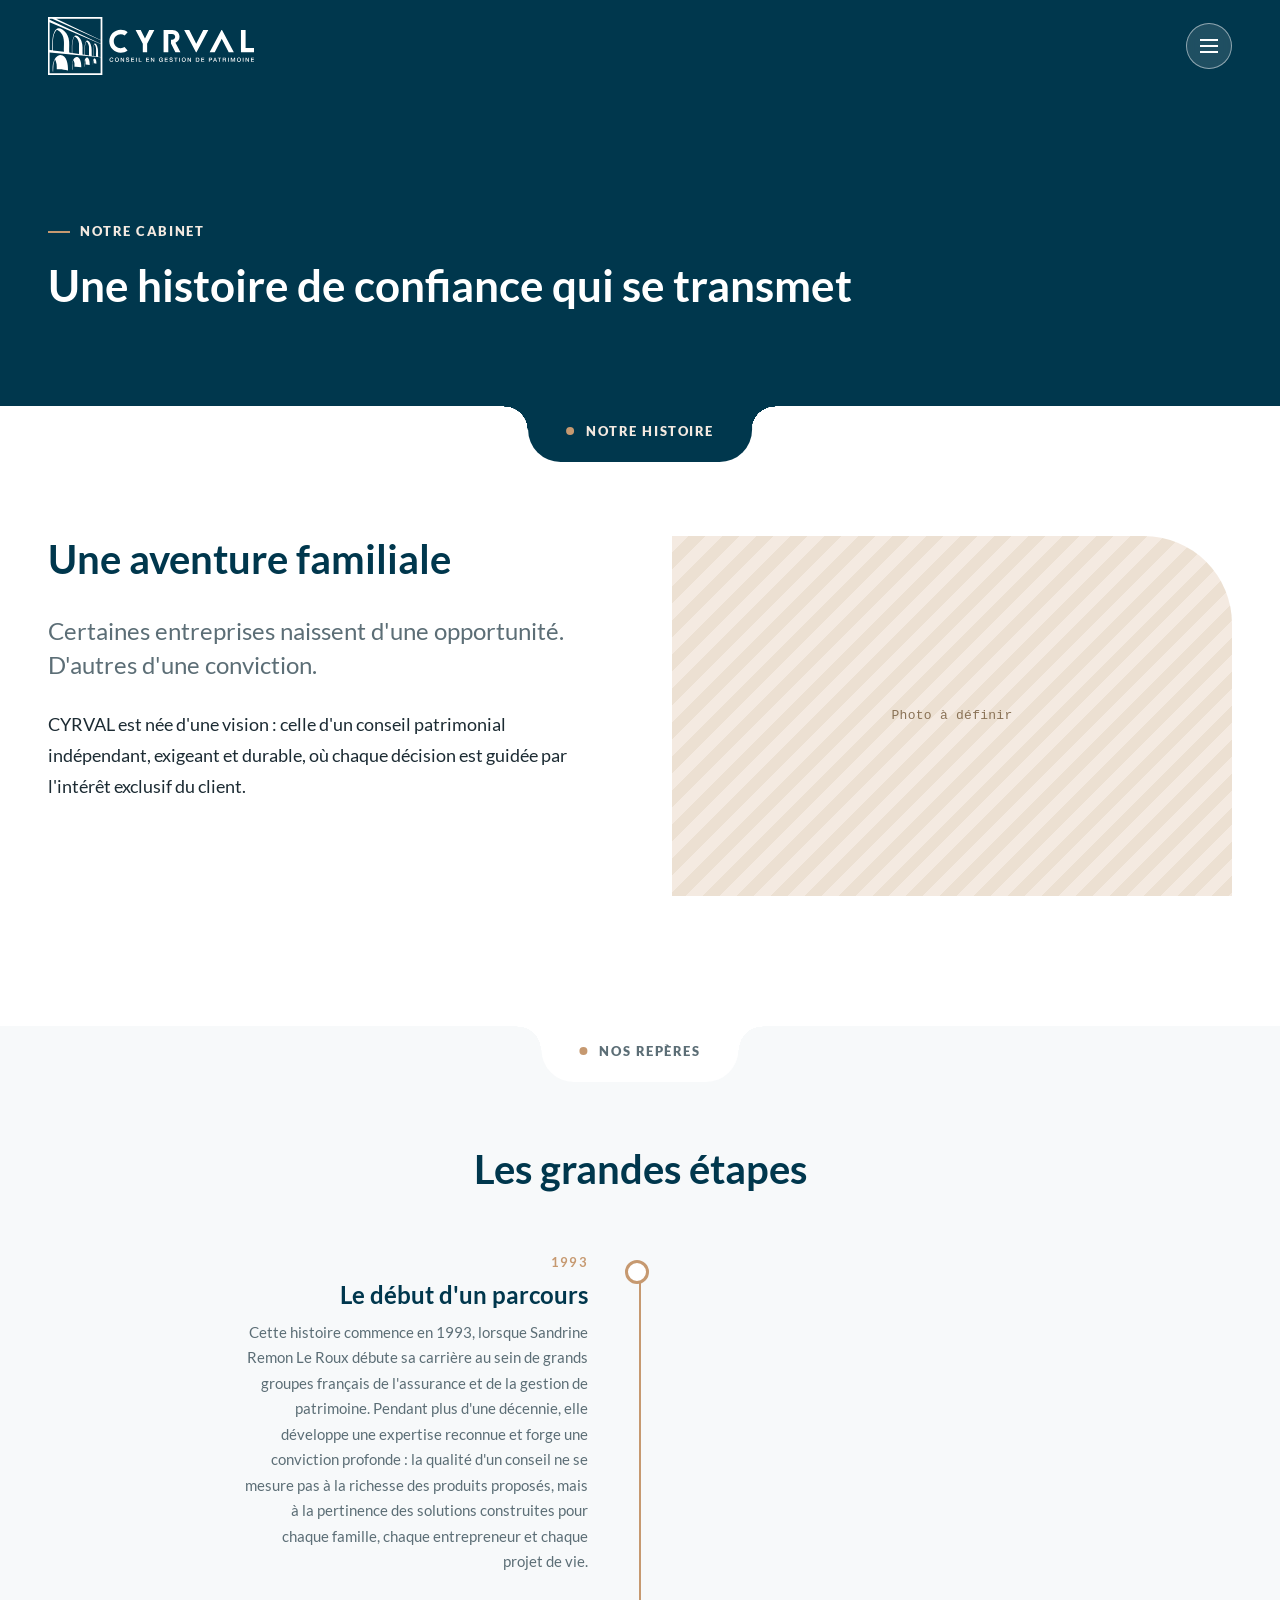
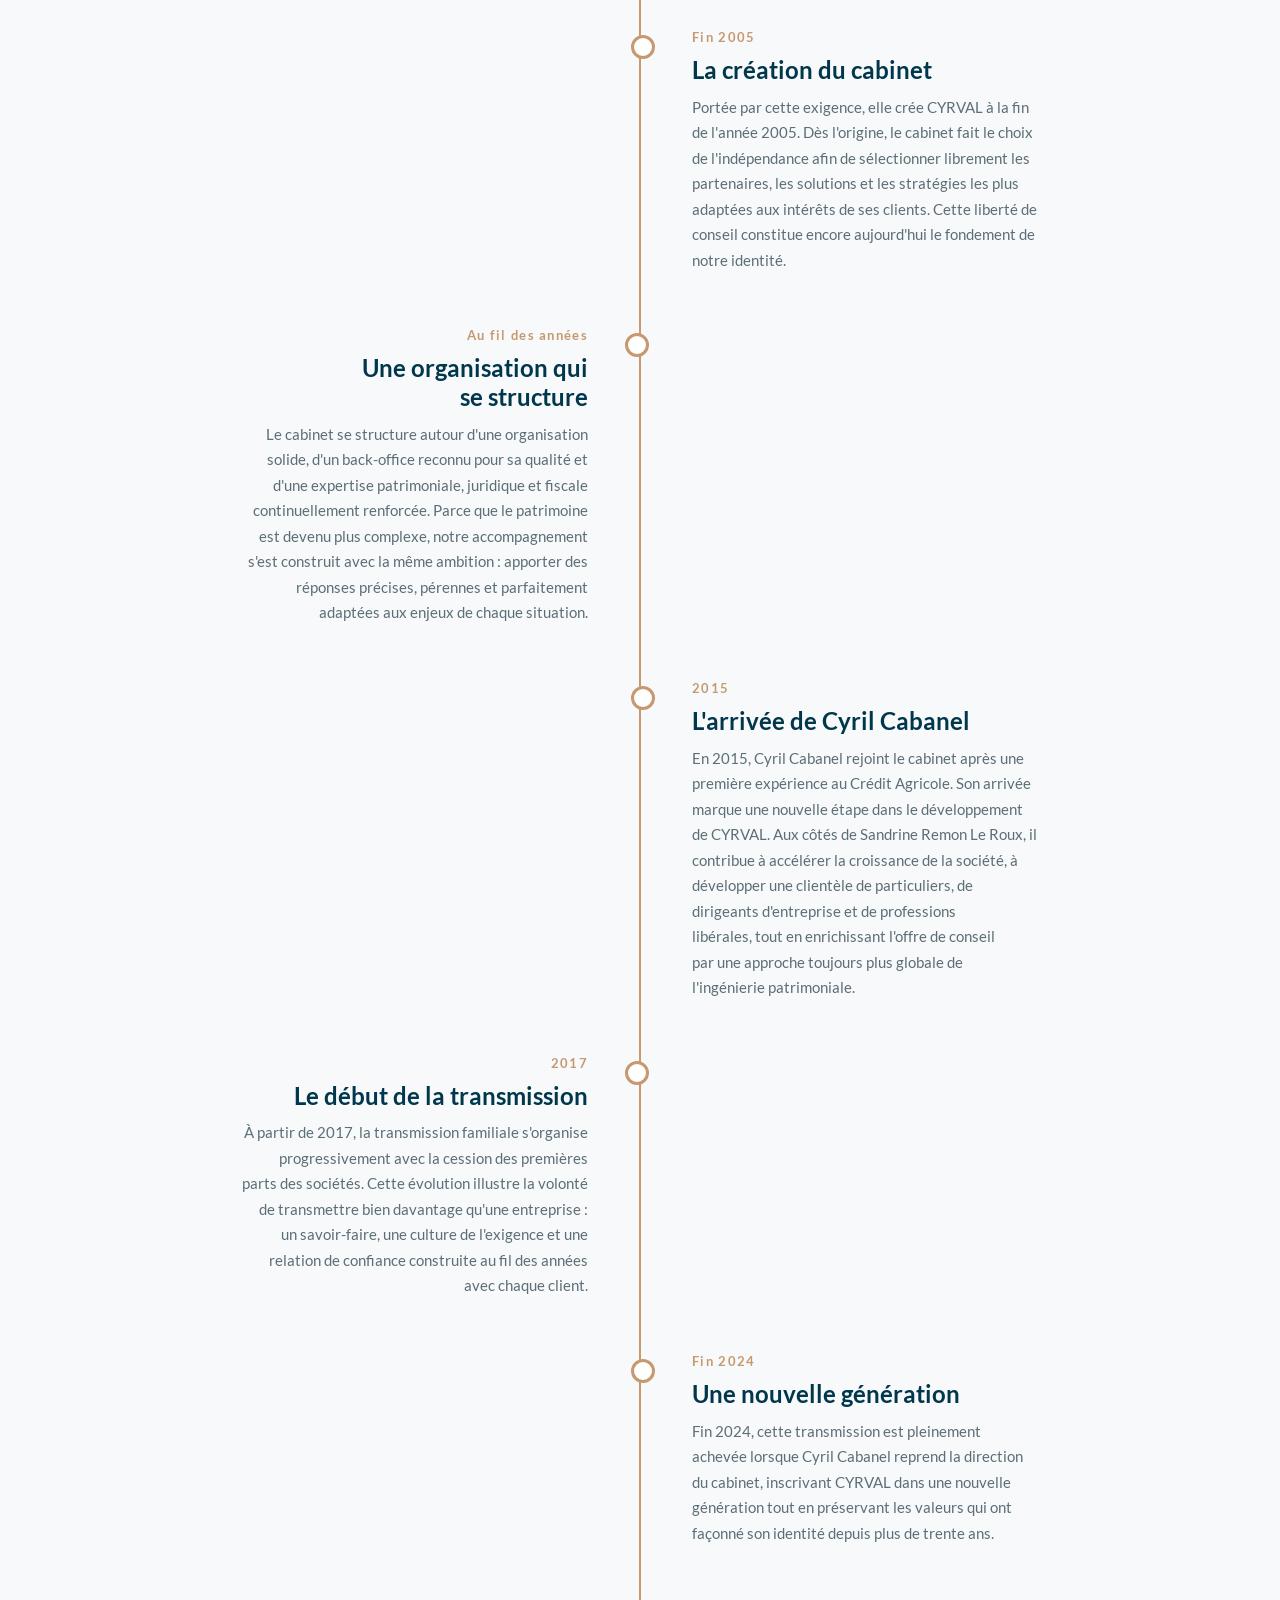
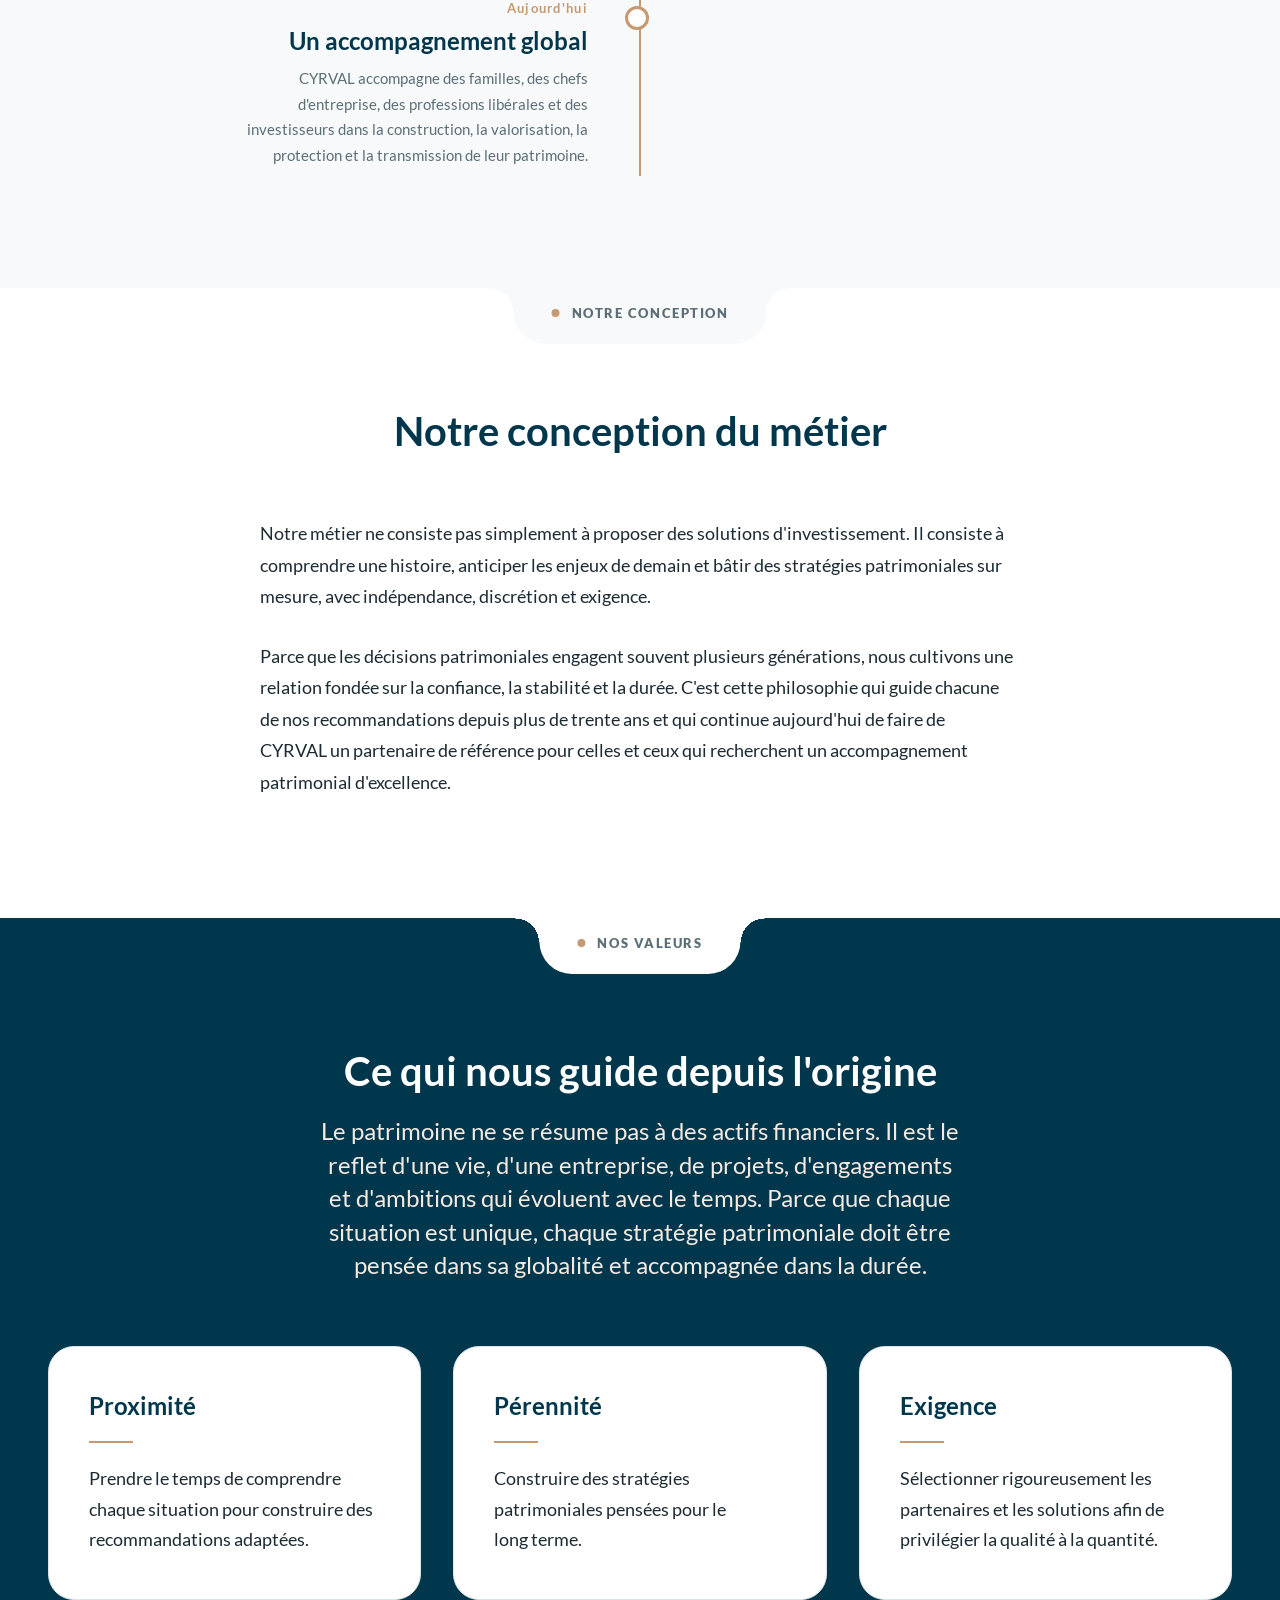
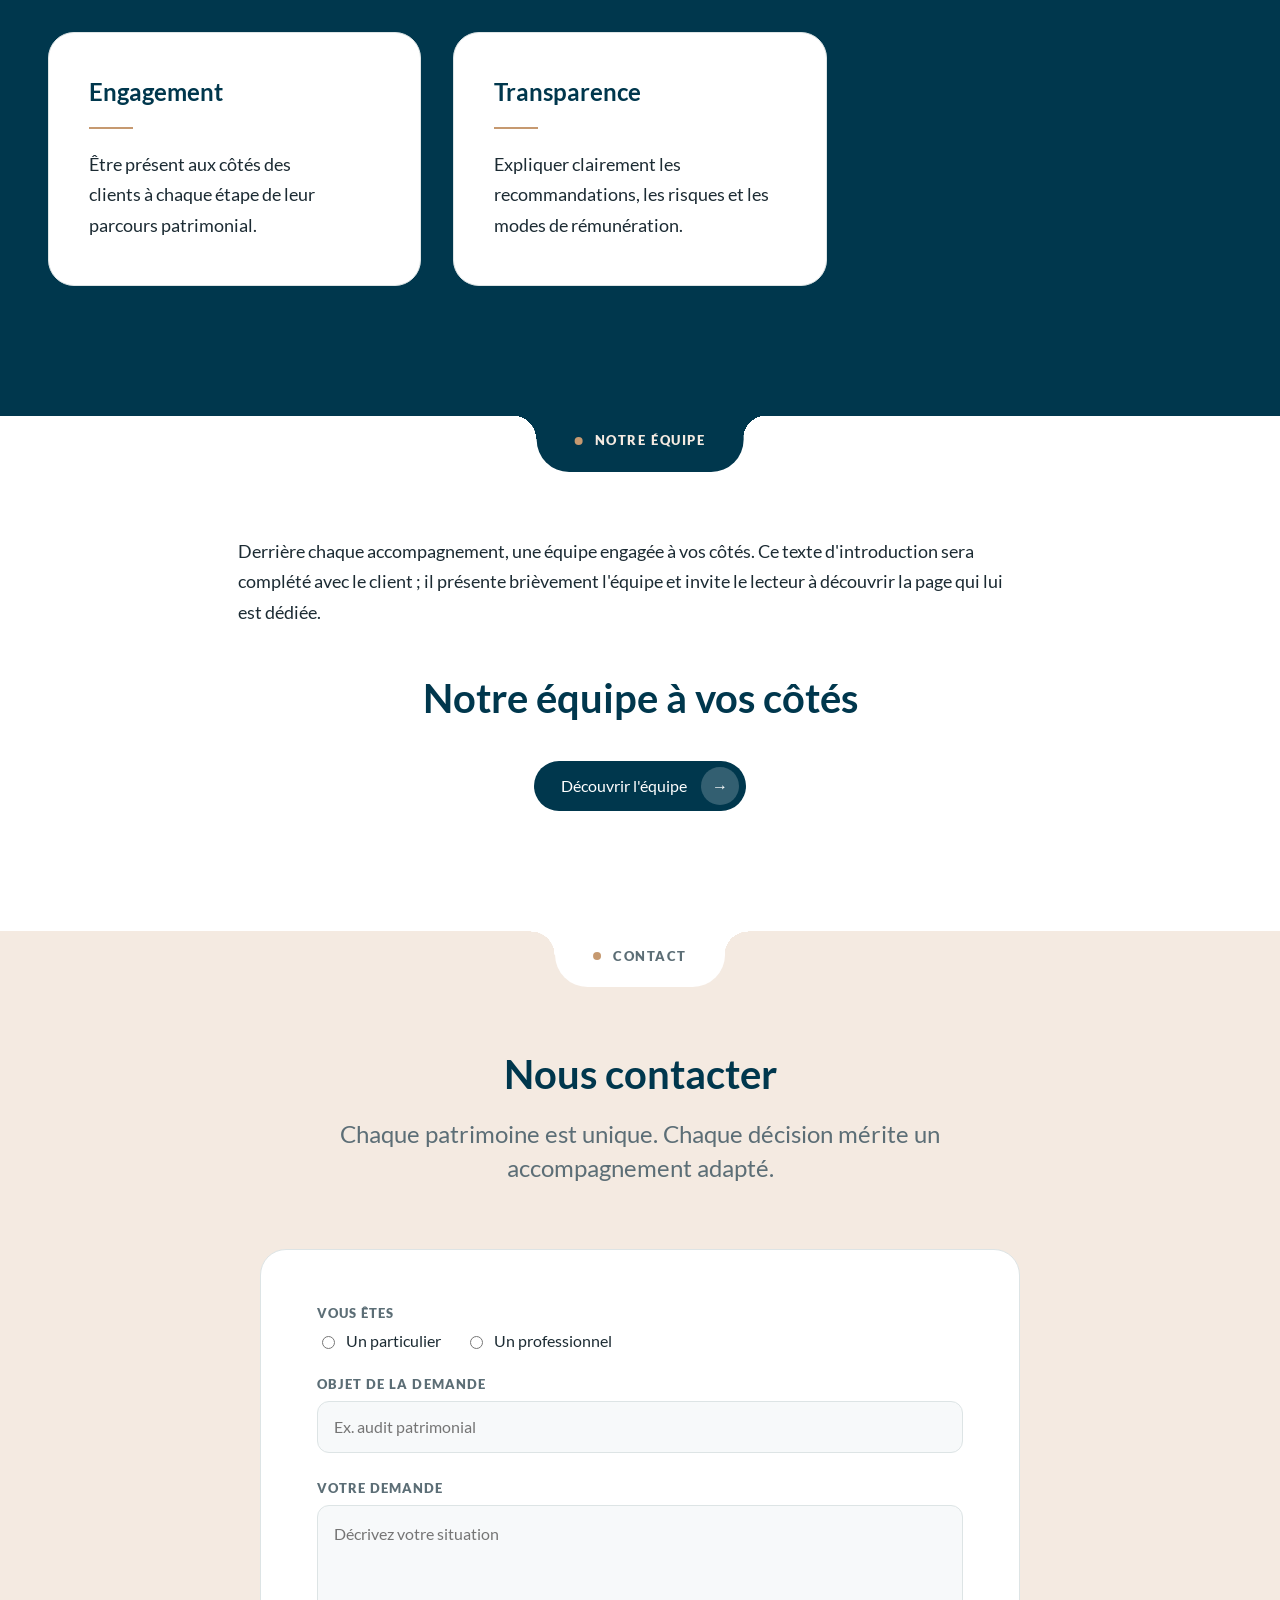
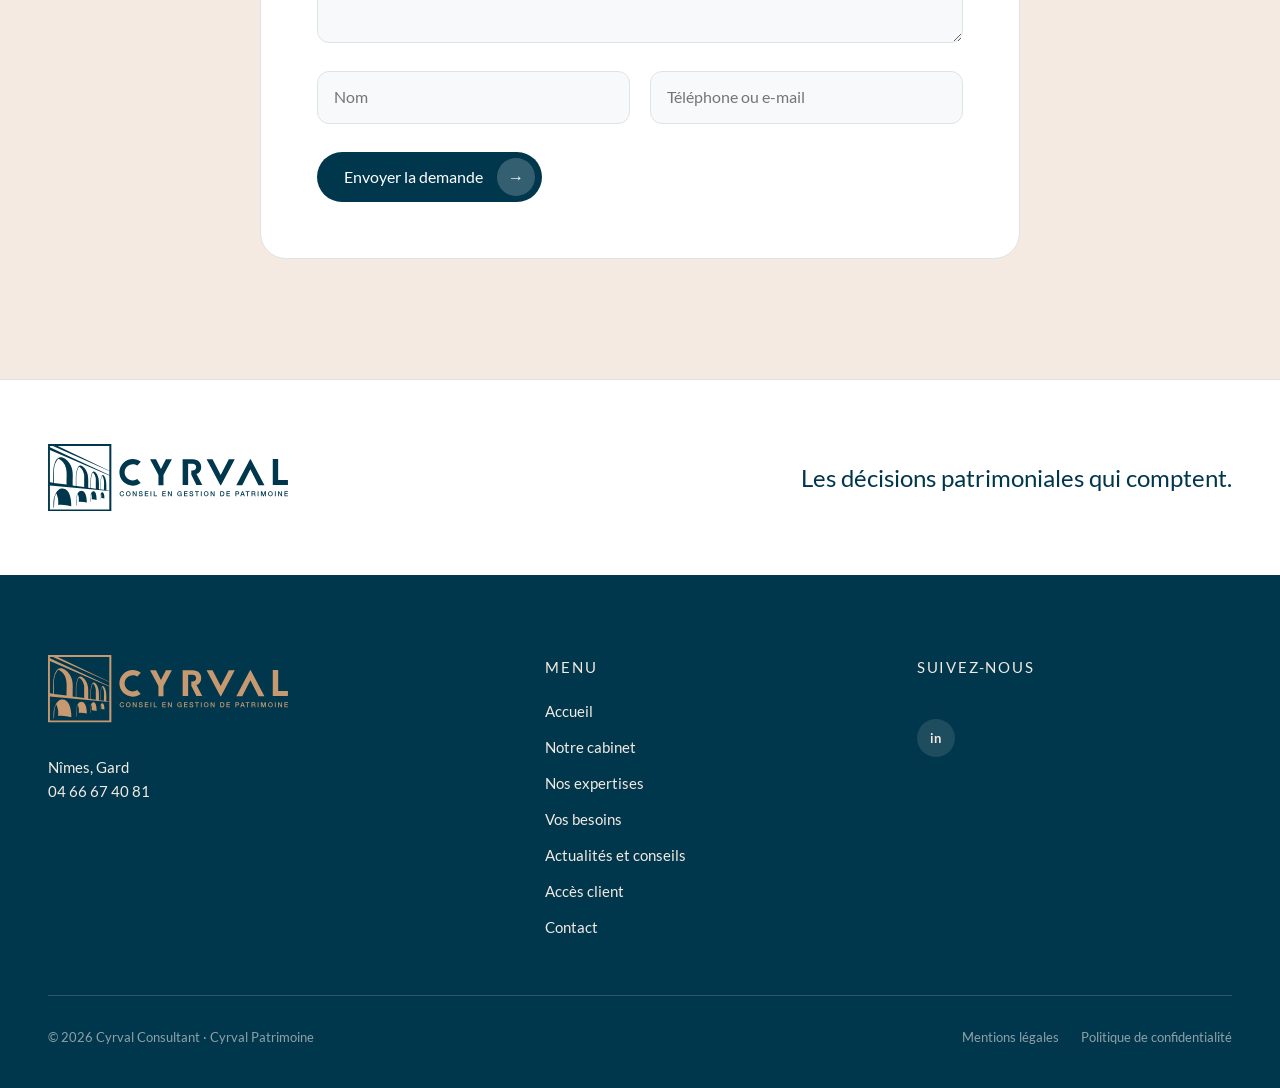
<file: notre-histoire.html>
<!DOCTYPE html>
<html lang="fr" class="no-js">
<head>
<meta charset="utf-8">
<meta name="viewport" content="width=device-width, initial-scale=1">
<meta name="robots" content="noindex, nofollow">
<title>CYRVAL — Notre histoire</title>
<meta name="description" content="L'histoire du cabinet CYRVAL, conseil en gestion de patrimoine à Nîmes, et les valeurs qui guident son accompagnement.">
<link rel="stylesheet" href="assets/css/cyrval.css">
<script>document.documentElement.className = 'js';</script>
</head>
<body>

<!-- Logo, défini une fois et réutilisé dans la page -->
<svg style="position:absolute;width:0;height:0;overflow:hidden" aria-hidden="true" focusable="false">
  <symbol id="logo-cyrval" viewBox="16.59 58.48 532.44 149.89">
    <g fill="currentColor">
      <path d="M157.12,58.48v149.89H16.59V58.48h140.53ZM152.58,62.82H37.99l114.6,54.93v-54.93ZM152.58,118.44L27.45,62.82h-6.68v3.02l131.81,61.66v-9.05ZM152.58,128.19L20.78,71.78v71.21l.58.47,6.39.75c.31-15.09-1.53-31,4.36-45.26,4.47-10.83,10.71-14.54,21.55-8.29,8,4.61,13.84,14.06,16.18,22.84,3.11,11.65.72,24.94,1.53,36.95l6.15,1.01.73-.51c.42-12.19-1.28-24.44,2.84-36.17,2.26-6.43,5.48-11.06,12.53-6.58,4.28,2.72,7.66,8.21,9.45,12.85,4.21,10.92,2.35,22.83,2.82,34.27l4.84.73c.32-10.23-.97-22.44,2.87-32.13,4.09-10.32,11.11-.46,13.34,5.32,3.66,9.49,2.42,19.63,2.62,29.59l3.48.35c.37-9.12-1.07-19.21,1.77-28.01,2.79-8.67,7.54-.96,9.14,3.71,2.89,8.44,1.78,17.04,2.04,25.81l.53.51,6.04.75v-33.78ZM57.74,148.39c-1.04-16.49,3.88-35.78-7.84-49.45-2.82-3.28-6.74-6.04-10.76-7.6-12.96,14.3-8.94,35.8-9.64,53.57l28.25,3.48ZM96.79,153.96v-25.94c0-1.25-.98-4.56-1.39-5.93-1.62-5.37-4.73-10.22-9.76-12.92-1.02-.24-3.32,5.42-3.68,6.47-3.88,11.46-2.31,23.93-2.57,35.84l17.4,2.47ZM122.6,157.79v-22.11c0-.87-.92-4.33-1.22-5.39-.98-3.39-2.51-6.39-5.23-8.7-1.42,1.4-2.06,3.53-2.59,5.42-2.58,9.3-1.6,19.45-1.72,29l10.76,1.79ZM137.24,129.24c-.67-.47-1.39,1.32-1.55,1.75-3.17,7.95-1.41,19.23-1.93,27.67l.57.82,6.4.75c-.68-10.31,2.47-21.78-3.49-30.99ZM152.58,162.66l-131.81-12.19v53.37h131.81v-41.18Z"/>
      <path d="M68.32,196.86c-9.44-2.53-19.33-4.5-29.12-3.06-.11-4.62.32-9.27-.4-13.84-.14-.89-3.16-12.36-4.2-11.57-.89,2.48-2.17,4.84-2.85,7.41-1.03,3.92-1.31,8.85-1.46,12.93-.22,6.16-.25,5.02-.43,11.18l-1.08-.3c-.22-13.34-.89-20.16,5.45-32.35,2.34-4.49,6.51-9.53,11.89-10.17,19.72-2.33,22.48,26.01,22.19,39.76Z"/>
      <path d="M79.81,194.72h-.92c.08-7.08-.55-13.96,1.31-20.88,1.77-6.58,6.61-15.22,14.63-10.5,5.59,3.28,7.23,13.66,7.65,19.6.13,1.77-.32,3.69.31,5.35-5.84-.63-11.92-1.88-17.78-1.22v-9.03c0-1.01-1.64-6.36-2.22-7.27-.24-.38-.28-.65-.84-.53l-2.15,8.42v16.07Z"/>
      <path d="M110.67,186.77c-.38.5-.56,0-.61-.45-.46-3.58.03-10.04.76-13.64.79-3.92,3.4-12.57,8.9-8.56,4.37,3.19,4.62,13.69,4.75,18.67-3.53-.72-7.09-1.55-10.73-1.53.07-3.93.14-7.89-1.23-11.63-.53.14-.69,1.29-.83,1.77-.33,1.11-1.01,3.79-1.01,4.81v10.56Z"/>
      <path d="M141.58,179.42c-2.18-.86-4.37-1.46-6.74-1.22-.2-2.37.4-5.28-.26-7.55-.12-.41-.12-.93-.66-1.02-1.26,3.67-.77,7.41-.92,11.17-.02.38.23,1.14-.31,1.07v-9.34c0-.99,1.35-4.78,2.01-5.64,2.13-2.79,4.74-.63,5.71,1.91.41,1.07,1.17,4.51,1.17,5.57v5.05Z"/>
    </g>
    <g fill="currentColor">
      <path d="M214.49,136.32c-2.84,1.88-6.23,2.98-9.89,2.98-9.96,0-18.03-8.07-18.03-18.03s8.07-18.03,18.03-18.03c3.74,0,7.22,1.14,10.1,3.09l7.73-8.68c-4.96-3.75-11.12-6-17.83-6-16.36,0-29.63,13.27-29.63,29.63s13.27,29.63,29.63,29.63c6.62,0,12.71-2.2,17.65-5.87l-7.75-8.71Z"/>
      <polygon points="515.3 91.96 515.3 149.55 549.03 149.55 549.03 138.54 527.27 138.54 527.27 91.96 515.3 91.96"/>
      <polygon points="496.85 149.79 466.31 92.2 466.21 92.2 464.98 92.2 464.88 92.2 434.34 149.79 447.56 149.79 465.59 114.52 483.62 149.79 496.85 149.79"/>
      <polygon points="430.98 92.2 400.44 149.79 400.34 149.79 399.11 149.79 399.01 149.79 368.47 92.2 381.69 92.2 399.72 127.47 417.75 92.2 430.98 92.2"/>
      <polygon points="278.23 92.2 272.78 102.86 267.2 113.78 261.62 102.86 256.17 92.2 242.94 92.2 261.62 127.42 261.62 148.47 261.62 149.79 272.78 149.79 272.78 148.47 272.78 127.42 291.46 92.2 278.23 92.2"/>
      <path d="M346.03,124.92c5.58-2.02,10.51-7.03,10.51-15.12,0-9.62-6.95-17.63-18.68-17.63h-22.56v57.56h12.2v-47.54h9.63c4.93,0,8.17,3.15,8.17,7.6s-3.23,7.6-8.17,7.6h-2.62v9.38l11.35,22.96h13.02l-12.85-24.82Z"/>
    </g>
    <g fill="currentColor">
      <path d="M183.39,166.9c-.08-.31-.19-.6-.33-.86-.14-.26-.32-.49-.54-.68-.22-.19-.48-.34-.78-.45-.3-.11-.64-.16-1.04-.16-.57,0-1.07.12-1.49.35-.42.23-.76.54-1.02.93-.26.39-.46.83-.58,1.32-.13.49-.19,1-.19,1.51s.06,1.02.19,1.51c.13.49.32.93.58,1.32.26.39.6.7,1.02.93.42.23.91.35,1.49.35.42,0,.8-.07,1.12-.22s.6-.35.83-.6.41-.56.54-.9c.13-.34.22-.71.26-1.1h1.84c-.04.64-.18,1.23-.42,1.77-.24.53-.56.99-.96,1.38-.4.39-.88.69-1.42.9-.54.21-1.14.32-1.8.32-.81,0-1.53-.15-2.17-.45-.64-.3-1.18-.7-1.62-1.22-.44-.51-.78-1.11-1.02-1.8-.24-.68-.36-1.41-.36-2.19s.12-1.49.36-2.18c.24-.68.58-1.28,1.02-1.8.44-.51.98-.92,1.62-1.22.64-.3,1.36-.45,2.17-.45.6,0,1.17.08,1.71.25.53.17,1,.41,1.41.73.41.32.74.7.99,1.16.25.45.41.97.47,1.56h-1.89Z"/>
      <path d="M194.65,163.21c.81,0,1.53.15,2.17.45.64.3,1.18.71,1.62,1.22.44.51.78,1.11,1.02,1.8s.35,1.41.35,2.18-.12,1.51-.35,2.19c-.24.69-.58,1.28-1.02,1.8-.44.51-.98.92-1.62,1.22-.64.3-1.36.45-2.17.45s-1.53-.15-2.17-.45c-.64-.3-1.18-.7-1.62-1.22-.44-.51-.78-1.11-1.02-1.8-.24-.68-.36-1.41-.36-2.19s.12-1.49.36-2.18c.24-.68.58-1.28,1.02-1.8.44-.51.98-.92,1.62-1.22.64-.3,1.36-.45,2.17-.45ZM194.65,164.75c-.57,0-1.07.12-1.49.35-.42.23-.76.54-1.02.93-.26.39-.46.83-.58,1.32-.13.49-.19,1-.19,1.51s.06,1.02.19,1.51c.13.49.32.93.58,1.32.26.39.6.7,1.02.93.42.23.91.35,1.49.35s1.07-.12,1.49-.35c.42-.23.76-.54,1.02-.93.26-.39.46-.83.58-1.32.13-.49.19-1,.19-1.51s-.06-1.02-.19-1.51c-.13-.49-.32-.93-.58-1.32-.26-.39-.6-.7-1.02-.93-.42-.23-.91-.35-1.49-.35Z"/>
      <path d="M204.5,163.47h1.99l4.92,7.95h.03v-7.95h1.8v10.79h-1.99l-4.91-7.93h-.05v7.93h-1.8v-10.79Z"/>
      <path d="M219.76,170.66c0,.41.07.77.21,1.06.14.29.34.53.59.72s.54.32.87.41c.33.09.68.13,1.07.13.41,0,.76-.05,1.06-.14.29-.1.53-.22.71-.37.18-.15.31-.33.39-.52.08-.2.12-.4.12-.6,0-.41-.09-.72-.28-.91-.19-.2-.39-.33-.61-.42-.38-.14-.83-.27-1.34-.4-.51-.13-1.14-.29-1.88-.49-.46-.12-.85-.28-1.16-.48s-.55-.42-.73-.66c-.18-.24-.31-.5-.39-.77-.08-.27-.11-.55-.11-.83,0-.54.11-1.01.34-1.41.23-.4.53-.73.9-.99.37-.26.8-.46,1.27-.58s.95-.19,1.44-.19c.56,0,1.1.07,1.59.22s.94.36,1.31.66c.38.29.68.65.9,1.08.22.43.33.92.33,1.49h-1.89c-.05-.69-.29-1.19-.71-1.47-.42-.29-.96-.43-1.62-.43-.22,0-.45.02-.68.07-.23.05-.44.12-.64.23-.19.11-.35.25-.48.43-.13.18-.19.41-.19.68,0,.38.12.68.36.9.24.22.55.38.93.49.04.01.2.05.48.13s.59.16.93.25c.34.09.68.18,1,.26.33.09.56.15.7.19.35.11.66.26.92.45.26.19.48.41.66.66s.31.51.39.79.13.56.13.85c0,.6-.12,1.12-.37,1.55-.25.43-.57.78-.97,1.05-.4.27-.86.47-1.38.6-.51.13-1.04.19-1.57.19-.61,0-1.19-.08-1.74-.23-.54-.15-1.02-.38-1.42-.69-.4-.31-.73-.71-.97-1.2-.24-.49-.37-1.06-.38-1.73h1.89Z"/>
      <path d="M231.35,163.47h7.77v1.63h-5.88v2.82h5.44v1.54h-5.44v3.16h5.98v1.63h-7.87v-10.79Z"/>
      <path d="M243.9,163.47h1.89v10.79h-1.89v-10.79Z"/>
      <path d="M251.14,163.47h1.89v9.16h5.48v1.63h-7.37v-10.79Z"/>
      <path d="M270.08,163.47h7.77v1.63h-5.88v2.82h5.44v1.54h-5.44v3.16h5.98v1.63h-7.87v-10.79Z"/>
      <path d="M282.56,163.47h1.99l4.92,7.95h.03v-7.95h1.8v10.79h-1.99l-4.91-7.93h-.05v7.93h-1.8v-10.79Z"/>
      <path d="M313.23,174.25h-1.21l-.29-1.27c-.5.57-1.01.97-1.51,1.19-.5.22-1.08.33-1.74.33-.81,0-1.53-.15-2.17-.45-.64-.3-1.18-.7-1.62-1.22-.44-.51-.78-1.11-1.02-1.8-.24-.68-.35-1.41-.35-2.19s.12-1.49.35-2.18c.24-.68.58-1.28,1.02-1.8.44-.51.98-.92,1.62-1.22.64-.3,1.36-.45,2.17-.45.58,0,1.14.08,1.67.23.53.16,1,.39,1.41.69.41.31.75.69,1.03,1.16.27.46.44,1,.51,1.6h-1.84c-.05-.35-.16-.66-.32-.93-.17-.27-.38-.49-.63-.67-.25-.18-.53-.32-.85-.41-.31-.09-.64-.14-.98-.14-.57,0-1.07.12-1.49.35-.42.23-.76.54-1.02.93-.26.39-.46.83-.58,1.32-.13.49-.19,1-.19,1.51s.06,1.02.19,1.51c.13.49.32.93.58,1.32.26.39.6.7,1.02.93s.91.35,1.49.35c.48.01.91-.05,1.28-.19s.69-.33.94-.59c.26-.26.45-.57.58-.94.13-.37.2-.79.21-1.24h-2.87v-1.44h4.59v5.68Z"/>
      <path d="M318.32,163.47h7.77v1.63h-5.88v2.82h5.44v1.54h-5.44v3.16h5.98v1.63h-7.87v-10.79Z"/>
      <path d="M332.11,170.66c0,.41.07.77.21,1.06.14.29.34.53.59.72.25.19.54.32.87.41.33.09.68.13,1.07.13.41,0,.76-.05,1.06-.14.29-.1.53-.22.71-.37.18-.15.31-.33.39-.52.08-.2.12-.4.12-.6,0-.41-.09-.72-.28-.91-.19-.2-.39-.33-.61-.42-.38-.14-.83-.27-1.34-.4-.51-.13-1.14-.29-1.88-.49-.46-.12-.85-.28-1.16-.48s-.55-.42-.73-.66c-.18-.24-.31-.5-.39-.77-.08-.27-.11-.55-.11-.83,0-.54.11-1.01.34-1.41.23-.4.53-.73.9-.99.37-.26.8-.46,1.27-.58s.95-.19,1.44-.19c.56,0,1.1.07,1.59.22s.94.36,1.31.66c.38.29.68.65.9,1.08.22.43.33.92.33,1.49h-1.89c-.05-.69-.29-1.19-.71-1.47-.42-.29-.96-.43-1.62-.43-.22,0-.45.02-.68.07-.23.05-.44.12-.64.23-.19.11-.35.25-.48.43-.13.18-.19.41-.19.68,0,.38.12.68.36.9.24.22.55.38.93.49.04.01.2.05.48.13s.59.16.93.25c.34.09.68.18,1,.26.33.09.56.15.7.19.35.11.66.26.92.45.26.19.48.41.66.66.18.25.31.51.39.79s.13.56.13.85c0,.6-.12,1.12-.37,1.55-.25.43-.57.78-.97,1.05-.4.27-.86.47-1.38.6-.51.13-1.04.19-1.57.19-.61,0-1.19-.08-1.74-.23-.54-.15-1.02-.38-1.42-.69-.4-.31-.73-.71-.97-1.2-.24-.49-.37-1.06-.38-1.73h1.89Z"/>
      <path d="M342.68,163.47h8.73v1.63h-3.43v9.16h-1.89v-9.16h-3.41v-1.63Z"/>
      <path d="M355.7,163.47h1.89v10.79h-1.89v-10.79Z"/>
      <path d="M367.53,163.21c.81,0,1.53.15,2.17.45.64.3,1.18.71,1.62,1.22.44.51.78,1.11,1.02,1.8.24.68.35,1.41.35,2.18s-.12,1.51-.35,2.19c-.24.69-.58,1.28-1.02,1.8-.44.51-.98.92-1.62,1.22-.64.3-1.36.45-2.17.45s-1.53-.15-2.17-.45c-.64-.3-1.18-.7-1.62-1.22-.44-.51-.78-1.11-1.02-1.8-.24-.68-.36-1.41-.36-2.19s.12-1.49.36-2.18c.24-.68.58-1.28,1.02-1.8.44-.51.98-.92,1.62-1.22.64-.3,1.36-.45,2.17-.45ZM367.53,164.75c-.57,0-1.07.12-1.49.35-.42.23-.76.54-1.02.93-.26.39-.46.83-.58,1.32-.13.49-.19,1-.19,1.51s.06,1.02.19,1.51c.13.49.32.93.58,1.32.26.39.6.7,1.02.93.42.23.91.35,1.49.35s1.07-.12,1.49-.35c.42-.23.76-.54,1.02-.93.26-.39.46-.83.58-1.32.13-.49.19-1,.19-1.51s-.06-1.02-.19-1.51c-.13-.49-.32-.93-.58-1.32-.26-.39-.6-.7-1.02-.93-.42-.23-.91-.35-1.49-.35Z"/>
      <path d="M377.38,163.47h1.99l4.92,7.95h.03v-7.95h1.8v10.79h-1.99l-4.91-7.93h-.05v7.93h-1.8v-10.79Z"/>
      <path d="M398.63,163.47h4.47c.83,0,1.54.14,2.14.42.6.28,1.1.67,1.48,1.16s.67,1.06.85,1.71c.19.65.28,1.35.28,2.1s-.09,1.45-.28,2.1-.47,1.23-.85,1.71-.88.87-1.48,1.16c-.6.28-1.32.42-2.14.42h-4.47v-10.79ZM400.52,172.71h1.86c.73,0,1.34-.1,1.81-.29.47-.2.84-.47,1.1-.82.27-.35.45-.75.54-1.22.1-.47.14-.97.14-1.52s-.05-1.05-.14-1.52c-.1-.47-.28-.88-.54-1.22-.27-.35-.63-.62-1.1-.82-.47-.2-1.07-.29-1.81-.29h-1.86v7.7Z"/>
      <path d="M412.58,163.47h7.77v1.63h-5.88v2.82h5.44v1.54h-5.44v3.16h5.98v1.63h-7.87v-10.79Z"/>
      <path d="M432.37,163.47h4.76c.77,0,1.39.11,1.87.33.48.22.86.5,1.12.83.26.33.44.69.54,1.09.1.39.14.76.14,1.09s-.05.69-.14,1.08c-.1.39-.27.75-.54,1.08-.26.33-.64.61-1.12.82-.48.22-1.11.32-1.87.32h-2.87v4.14h-1.89v-10.79ZM434.26,168.57h2.76c.21,0,.43-.03.65-.09.22-.06.43-.16.61-.3.19-.14.34-.32.45-.54s.17-.51.17-.85-.05-.64-.15-.88c-.1-.23-.24-.42-.41-.55-.17-.14-.37-.23-.59-.28-.22-.05-.46-.08-.71-.08h-2.79v3.57Z"/>
      <path d="M447.25,163.47h2.01l4.16,10.79h-2.02l-1.01-2.86h-4.31l-1.01,2.86h-1.95l4.14-10.79ZM446.59,169.96h3.29l-1.62-4.64h-.05l-1.63,4.64Z"/>
      <path d="M455.06,163.47h8.73v1.63h-3.43v9.16h-1.89v-9.16h-3.41v-1.63Z"/>
      <path d="M468.09,163.47h5.15c1.19,0,2.08.26,2.67.77.59.51.89,1.23.89,2.14,0,.51-.08.94-.23,1.28-.15.34-.33.61-.53.82-.2.21-.4.35-.6.45-.2.09-.34.15-.43.18v.03c.16.02.33.07.52.15.19.08.36.21.52.39.16.18.3.41.4.69.11.28.16.64.16,1.06,0,.63.05,1.21.14,1.73.1.52.24.89.45,1.11h-2.02c-.14-.23-.22-.49-.25-.77-.03-.28-.04-.55-.04-.82,0-.49-.03-.92-.09-1.28-.06-.36-.17-.65-.33-.89-.16-.24-.38-.41-.66-.52s-.63-.17-1.06-.17h-2.78v4.44h-1.89v-10.79ZM469.97,168.38h3.1c.6,0,1.06-.14,1.38-.43.31-.29.47-.72.47-1.29,0-.34-.05-.62-.15-.84s-.24-.39-.42-.51-.38-.2-.6-.24-.46-.06-.7-.06h-3.07v3.37Z"/>
      <path d="M481.76,163.47h1.89v10.79h-1.89v-10.79Z"/>
      <path d="M488.96,163.47h2.66l2.98,8.45h.03l2.9-8.45h2.63v10.79h-1.8v-8.32h-.03l-2.99,8.32h-1.56l-2.99-8.32h-.03v8.32h-1.8v-10.79Z"/>
      <path d="M510.05,163.21c.81,0,1.53.15,2.17.45.64.3,1.18.71,1.62,1.22.44.51.78,1.11,1.02,1.8.24.68.35,1.41.35,2.18s-.12,1.51-.35,2.19c-.24.69-.58,1.28-1.02,1.8-.44.51-.98.92-1.62,1.22-.64.3-1.36.45-2.17.45s-1.53-.15-2.17-.45c-.64-.3-1.18-.7-1.62-1.22-.44-.51-.78-1.11-1.02-1.8-.24-.68-.36-1.41-.36-2.19s.12-1.49.36-2.18c.24-.68.58-1.28,1.02-1.8.44-.51.98-.92,1.62-1.22.64-.3,1.36-.45,2.17-.45ZM510.05,164.75c-.57,0-1.07.12-1.49.35-.42.23-.76.54-1.02.93-.26.39-.46.83-.58,1.32-.13.49-.19,1-.19,1.51s.06,1.02.19,1.51c.13.49.32.93.58,1.32.26.39.6.7,1.02.93.42.23.91.35,1.49.35s1.07-.12,1.49-.35c.42-.23.76-.54,1.02-.93.26-.39.46-.83.58-1.32.13-.49.19-1,.19-1.51s-.06-1.02-.19-1.51c-.13-.49-.32-.93-.58-1.32-.26-.39-.6-.7-1.02-.93-.42-.23-.91-.35-1.49-.35Z"/>
      <path d="M519.98,163.47h1.89v10.79h-1.89v-10.79Z"/>
      <path d="M527.14,163.47h1.99l4.92,7.95h.03v-7.95h1.8v10.79h-1.99l-4.91-7.93h-.05v7.93h-1.8v-10.79Z"/>
      <path d="M541.16,163.47h7.77v1.63h-5.88v2.82h5.44v1.54h-5.44v3.16h5.98v1.63h-7.87v-10.79Z"/>
    </g>
  </symbol>
</svg>

<header class="entete" data-entete>
  <div class="entete__inner">
    <a class="entete__logo" href="index.html" aria-label="CYRVAL, retour à l'accueil">
      <svg viewBox="0 0 532.44 149.89"><use href="#logo-cyrval"></use></svg>
    </a>

    <nav class="nav" aria-label="Navigation principale">
      <a href="index.html">Accueil</a>
      <div class="nav-groupe">
        <button class="nav-groupe__label est-active" type="button" aria-haspopup="true" aria-expanded="false">Notre cabinet</button>
        <div class="nav-groupe__menu">
          <a class="est-active" href="notre-histoire.html">Notre histoire</a>
          <a href="notre-equipe.html">Notre équipe</a>
          <a href="notre-methode.html">Notre méthode</a>
        </div>
      </div>
      <div class="nav-groupe">
        <button class="nav-groupe__label" type="button" aria-haspopup="true" aria-expanded="false">Nos expertises</button>
        <div class="nav-groupe__menu">
          <a href="pole-conseil.html">Pôle Conseil</a>
          <a href="pole-gestion.html">Pôle Gestion</a>
        </div>
      </div>
      <div class="nav-groupe">
        <button class="nav-groupe__label" type="button" aria-haspopup="true" aria-expanded="false">Vos besoins</button>
        <div class="nav-groupe__menu">
          <a href="particuliers.html">Particuliers</a>
          <a href="dirigeants.html">Dirigeants</a>
        </div>
      </div>
      <a href="actualites.html">Actualités et conseils</a>
      <a href="#contact">Contact</a>
    </nav>

    <div class="entete__actions">
      <a class="lien-acces" href="acces-client.html">Accès client ↗</a>
      <a class="lien-linkedin" href="#" aria-label="CYRVAL sur LinkedIn">in</a>
    </div>

    <button class="burger" type="button" data-burger aria-expanded="false" aria-label="Ouvrir le menu">
      <span class="burger__trait"></span>
    </button>
  </div>

  <div class="menu-mobile">
    <div class="menu-mobile__inner">
      <a href="index.html">Accueil</a>
      <p class="menu-mobile__rubrique">Notre cabinet</p>
      <a class="menu-mobile__sous est-active" href="notre-histoire.html">Notre histoire</a>
      <a class="menu-mobile__sous" href="notre-equipe.html">Notre équipe</a>
      <a class="menu-mobile__sous" href="notre-methode.html">Notre méthode</a>
      <p class="menu-mobile__rubrique">Nos expertises</p>
      <a class="menu-mobile__sous" href="pole-conseil.html">Pôle Conseil</a>
      <a class="menu-mobile__sous" href="pole-gestion.html">Pôle Gestion</a>
      <p class="menu-mobile__rubrique">Vos besoins</p>
      <a class="menu-mobile__sous" href="particuliers.html">Particuliers</a>
      <a class="menu-mobile__sous" href="dirigeants.html">Dirigeants</a>
      <a href="actualites.html">Actualités et conseils</a>
      <a href="#contact">Contact</a>
      <div class="menu-mobile__pied">
        <a class="lien-acces" href="acces-client.html">Accès client ↗</a>
        <a class="lien-linkedin" href="#" aria-label="CYRVAL sur LinkedIn">in</a>
      </div>
    </div>
  </div>
</header>

<main>

  <!-- 1. Hero -->
  <section class="hero-page reveal" data-reveal>
    <div class="hero-page__contenu">
      <p class="surtitre surtitre--trait surtitre--clair">Notre cabinet</p>
      <h1 class="hero-page__titre">Une histoire de confiance qui se transmet</h1>
    </div>
  </section>

  <!-- 2. Une aventure familiale -->
  <section class="section--blanc" style="--precedent: var(--bleu);">
    <p class="decroche decroche--clair"><span class="decroche__point"></span>Notre histoire</p>
    <div class="wrap accompagnement reveal" data-reveal>
      <div class="accompagnement__texte">
        <h2 class="titre-section">Une aventure familiale</h2>
        <p class="chapo" style="margin-bottom: 28px;">Certaines entreprises naissent d'une opportunité. D'autres d'une conviction.</p>
        <p class="texte">CYRVAL est née d'une vision : celle d'un conseil patrimonial indépendant, exigeant et durable, où chaque décision est guidée par l'intérêt exclusif du client.</p>
      </div>
      <div class="accompagnement__visuel">
        <div class="media media--biseau media--vide">
          <p class="media__legende">Photo à définir</p>
        </div>
      </div>
    </div>
  </section>

  <!-- 3. Frise chronologique -->
  <section class="section--fond" style="--precedent: var(--blanc);">
    <p class="decroche"><span class="decroche__point"></span>Nos repères</p>
    <div class="wrap--court wrap reveal" data-reveal>
      <div class="entete-bloc">
        <h2 class="titre-section">Les grandes étapes</h2>
      </div>
      <div class="parcours" data-sequence="verticale">
        <div class="parcours__rail"></div>
        <div class="parcours__progression" data-progression></div>
        <article class="parcours__etape" data-etape>
          <p class="parcours__numero">1993</p>
          <h3 class="parcours__titre">Le début d'un parcours</h3>
          <p class="parcours__texte">Cette histoire commence en 1993, lorsque Sandrine Remon Le Roux débute sa carrière au sein de grands groupes français de l'assurance et de la gestion de patrimoine. Pendant plus d'une décennie, elle développe une expertise reconnue et forge une conviction profonde : la qualité d'un conseil ne se mesure pas à la richesse des produits proposés, mais à la pertinence des solutions construites pour chaque famille, chaque entrepreneur et chaque projet de vie.</p>
        </article>
        <article class="parcours__etape" data-etape>
          <p class="parcours__numero">Fin 2005</p>
          <h3 class="parcours__titre">La création du cabinet</h3>
          <p class="parcours__texte">Portée par cette exigence, elle crée CYRVAL à la fin de l'année 2005. Dès l'origine, le cabinet fait le choix de l'indépendance afin de sélectionner librement les partenaires, les solutions et les stratégies les plus adaptées aux intérêts de ses clients. Cette liberté de conseil constitue encore aujourd'hui le fondement de notre identité.</p>
        </article>
        <article class="parcours__etape" data-etape>
          <p class="parcours__numero">Au fil des années</p>
          <h3 class="parcours__titre">Une organisation qui se structure</h3>
          <p class="parcours__texte">Le cabinet se structure autour d'une organisation solide, d'un back-office reconnu pour sa qualité et d'une expertise patrimoniale, juridique et fiscale continuellement renforcée. Parce que le patrimoine est devenu plus complexe, notre accompagnement s'est construit avec la même ambition : apporter des réponses précises, pérennes et parfaitement adaptées aux enjeux de chaque situation.</p>
        </article>
        <article class="parcours__etape" data-etape>
          <p class="parcours__numero">2015</p>
          <h3 class="parcours__titre">L'arrivée de Cyril Cabanel</h3>
          <p class="parcours__texte">En 2015, Cyril Cabanel rejoint le cabinet après une première expérience au Crédit Agricole. Son arrivée marque une nouvelle étape dans le développement de CYRVAL. Aux côtés de Sandrine Remon Le Roux, il contribue à accélérer la croissance de la société, à développer une clientèle de particuliers, de dirigeants d'entreprise et de professions libérales, tout en enrichissant l'offre de conseil par une approche toujours plus globale de l'ingénierie patrimoniale.</p>
        </article>
        <article class="parcours__etape" data-etape>
          <p class="parcours__numero">2017</p>
          <h3 class="parcours__titre">Le début de la transmission</h3>
          <p class="parcours__texte">À partir de 2017, la transmission familiale s'organise progressivement avec la cession des premières parts des sociétés. Cette évolution illustre la volonté de transmettre bien davantage qu'une entreprise : un savoir-faire, une culture de l'exigence et une relation de confiance construite au fil des années avec chaque client.</p>
        </article>
        <article class="parcours__etape" data-etape>
          <p class="parcours__numero">Fin 2024</p>
          <h3 class="parcours__titre">Une nouvelle génération</h3>
          <p class="parcours__texte">Fin 2024, cette transmission est pleinement achevée lorsque Cyril Cabanel reprend la direction du cabinet, inscrivant CYRVAL dans une nouvelle génération tout en préservant les valeurs qui ont façonné son identité depuis plus de trente ans.</p>
        </article>
        <article class="parcours__etape" data-etape>
          <p class="parcours__numero">Aujourd'hui</p>
          <h3 class="parcours__titre">Un accompagnement global</h3>
          <p class="parcours__texte">CYRVAL accompagne des familles, des chefs d'entreprise, des professions libérales et des investisseurs dans la construction, la valorisation, la protection et la transmission de leur patrimoine.</p>
        </article>
      </div>
    </div>
  </section>

  <!-- 4. Notre conception du métier -->
  <section class="section--blanc" style="--precedent: var(--fond);">
    <p class="decroche"><span class="decroche__point"></span>Notre conception</p>
    <div class="wrap--court wrap reveal" data-reveal>
      <div class="entete-bloc">
        <h2 class="titre-section">Notre conception du métier</h2>
      </div>
      <div class="corps-article">
      <p class="texte">Notre métier ne consiste pas simplement à proposer des solutions d'investissement. Il consiste à comprendre une histoire, anticiper les enjeux de demain et bâtir des stratégies patrimoniales sur mesure, avec indépendance, discrétion et exigence.</p>
      <p class="texte">Parce que les décisions patrimoniales engagent souvent plusieurs générations, nous cultivons une relation fondée sur la confiance, la stabilité et la durée. C'est cette philosophie qui guide chacune de nos recommandations depuis plus de trente ans et qui continue aujourd'hui de faire de CYRVAL un partenaire de référence pour celles et ceux qui recherchent un accompagnement patrimonial d'excellence.</p>
      </div>
    </div>
  </section>

  <!-- 5. Nos valeurs -->
  <section class="section--bleu" style="--precedent: var(--blanc);">
    <p class="decroche"><span class="decroche__point"></span>Nos valeurs</p>
    <div class="wrap reveal" data-reveal>
      <div class="entete-bloc">
        <h2 class="titre-section titre-section--clair">Ce qui nous guide depuis l'origine</h2>
        <p class="chapo chapo--clair">Le patrimoine ne se résume pas à des actifs financiers. Il est le reflet d'une vie, d'une entreprise, de projets, d'engagements et d'ambitions qui évoluent avec le temps. Parce que chaque situation est unique, chaque stratégie patrimoniale doit être pensée dans sa globalité et accompagnée dans la durée.</p>
      </div>
      <div class="grille-trois reveal" data-reveal>
        <article class="carte">
          <h3 class="carte__titre">Proximité</h3>
          <div class="filet-or"></div>
          <p class="carte__texte">Prendre le temps de comprendre chaque situation pour construire des recommandations adaptées.</p>
        </article>
        <article class="carte">
          <h3 class="carte__titre">Pérennité</h3>
          <div class="filet-or"></div>
          <p class="carte__texte">Construire des stratégies patrimoniales pensées pour le long terme.</p>
        </article>
        <article class="carte">
          <h3 class="carte__titre">Exigence</h3>
          <div class="filet-or"></div>
          <p class="carte__texte">Sélectionner rigoureusement les partenaires et les solutions afin de privilégier la qualité à la quantité.</p>
        </article>
        <article class="carte">
          <h3 class="carte__titre">Engagement</h3>
          <div class="filet-or"></div>
          <p class="carte__texte">Être présent aux côtés des clients à chaque étape de leur parcours patrimonial.</p>
        </article>
        <article class="carte">
          <h3 class="carte__titre">Transparence</h3>
          <div class="filet-or"></div>
          <p class="carte__texte">Expliquer clairement les recommandations, les risques et les modes de rémunération.</p>
        </article>
      </div>
    </div>
  </section>

  <!-- 6. Notre équipe (teaser) -->
  <section class="section--blanc" style="--precedent: var(--bleu);">
    <p class="decroche decroche--clair"><span class="decroche__point"></span>Notre équipe</p>
    <div class="transition-bloc reveal" data-reveal>
      <p class="texte">Derrière chaque accompagnement, une équipe engagée à vos côtés. Ce texte d'introduction sera complété avec le client ; il présente brièvement l'équipe et invite le lecteur à découvrir la page qui lui est dédiée.</p>
      <h2 class="titre-section">Notre équipe à vos côtés</h2>
      <a class="btn" href="notre-equipe.html">Découvrir l'équipe<span class="btn__fleche" aria-hidden="true">→</span></a>
    </div>
  </section>

  <!-- 7. Nous contacter -->
  <section id="contact" class="section--sable" style="--precedent: var(--blanc);">
    <p class="decroche"><span class="decroche__point"></span>Contact</p>
    <div class="wrap--court wrap reveal" data-reveal>
      <div class="entete-bloc">
        <h2 class="titre-section">Nous contacter</h2>
        <p class="chapo">Chaque patrimoine est unique. Chaque décision mérite un accompagnement adapté.</p>
      </div>
      <form class="formulaire" onsubmit="return false;">
        <div>
          <p class="formulaire__legende">Vous êtes</p>
          <div class="choix">
            <label><input type="radio" name="profil" value="particulier"> Un particulier</label>
            <label><input type="radio" name="profil" value="professionnel"> Un professionnel</label>
          </div>
        </div>
        <label class="champ">
          <span class="champ__label">Objet de la demande</span>
          <input type="text" placeholder="Ex. audit patrimonial">
        </label>
        <label class="champ">
          <span class="champ__label">Votre demande</span>
          <textarea rows="4" placeholder="Décrivez votre situation"></textarea>
        </label>
        <div class="champs-double">
          <input type="text" placeholder="Nom" aria-label="Nom">
          <input type="text" placeholder="Téléphone ou e-mail" aria-label="Téléphone ou e-mail">
        </div>
        <div>
          <button class="btn" type="submit">Envoyer la demande<span class="btn__fleche" aria-hidden="true">→</span></button>
        </div>
      </form>
    </div>
  </section>

  <!-- 8. Signature -->
  <section class="signature">
    <div class="signature__inner reveal" data-reveal>
      <svg viewBox="0 0 532.44 149.89" aria-hidden="true"><use href="#logo-cyrval"></use></svg>
      <p class="signature__phrase">Les décisions patrimoniales qui comptent.</p>
    </div>
  </section>

</main>

<footer class="pied">
  <div class="pied__inner">
    <div class="pied__haut">
      <div>
        <svg class="pied__logo" viewBox="0 0 532.44 149.89" aria-hidden="true"><use href="#logo-cyrval"></use></svg>
        <p>Nîmes, Gard</p>
        <p>04 66 67 40 81</p>
      </div>
      <div>
        <p class="pied__titre">Menu</p>
        <nav class="pied__liens" aria-label="Navigation de pied de page">
          <a href="index.html">Accueil</a>
          <a href="notre-histoire.html">Notre cabinet</a>
          <a href="pole-conseil.html">Nos expertises</a>
          <a href="particuliers.html">Vos besoins</a>
          <a href="actualites.html">Actualités et conseils</a>
          <a href="acces-client.html">Accès client</a>
          <a href="#contact">Contact</a>
        </nav>
      </div>
      <div class="pied__reseaux">
        <p class="pied__titre">Suivez-nous</p>
        <a class="lien-linkedin" href="#" aria-label="CYRVAL sur LinkedIn">in</a>
      </div>
    </div>
    <div class="pied__bas">
      <span>© 2026 Cyrval Consultant · Cyrval Patrimoine</span>
      <span class="pied__legal">
        <a href="mentions-legales.html">Mentions légales</a>
        <a href="politique-confidentialite.html">Politique de confidentialité</a>
      </span>
    </div>
  </div>
</footer>

<script src="assets/js/cyrval.js" defer></script>
</body>
</html>
</file>
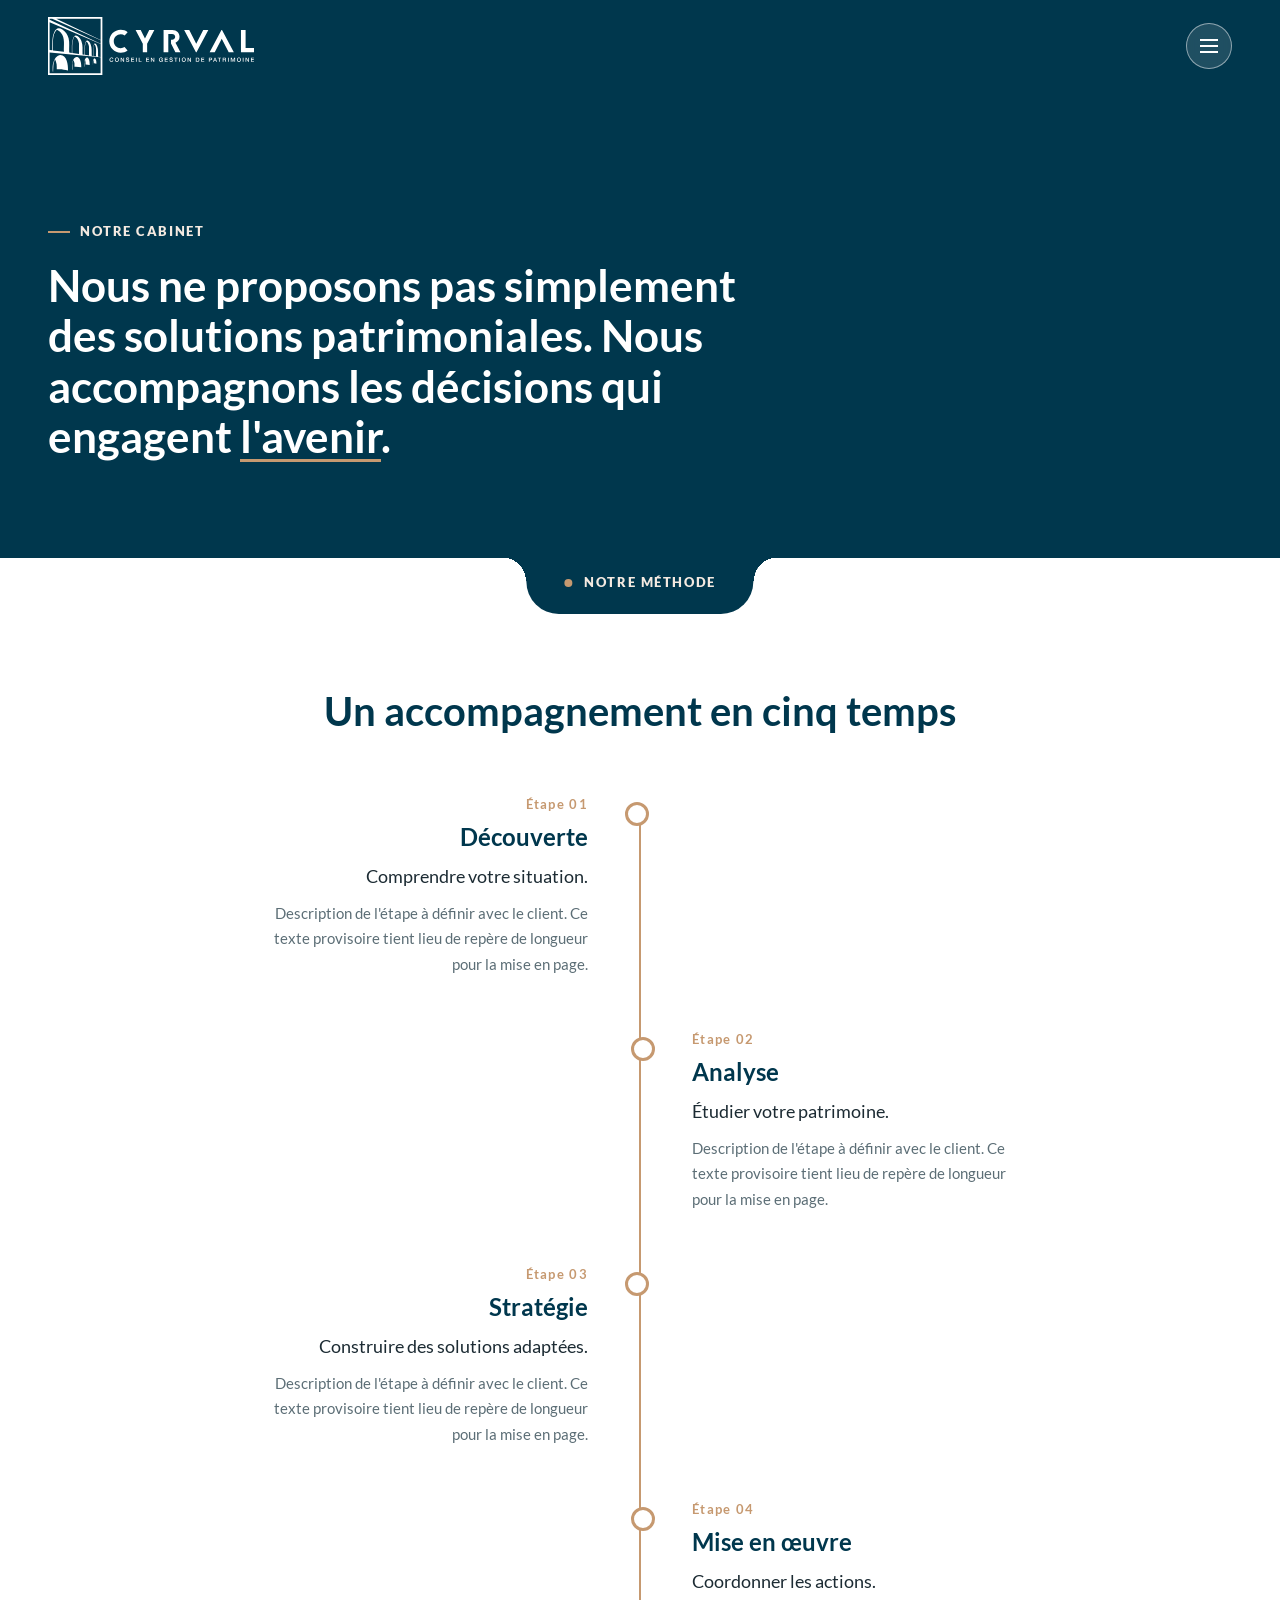
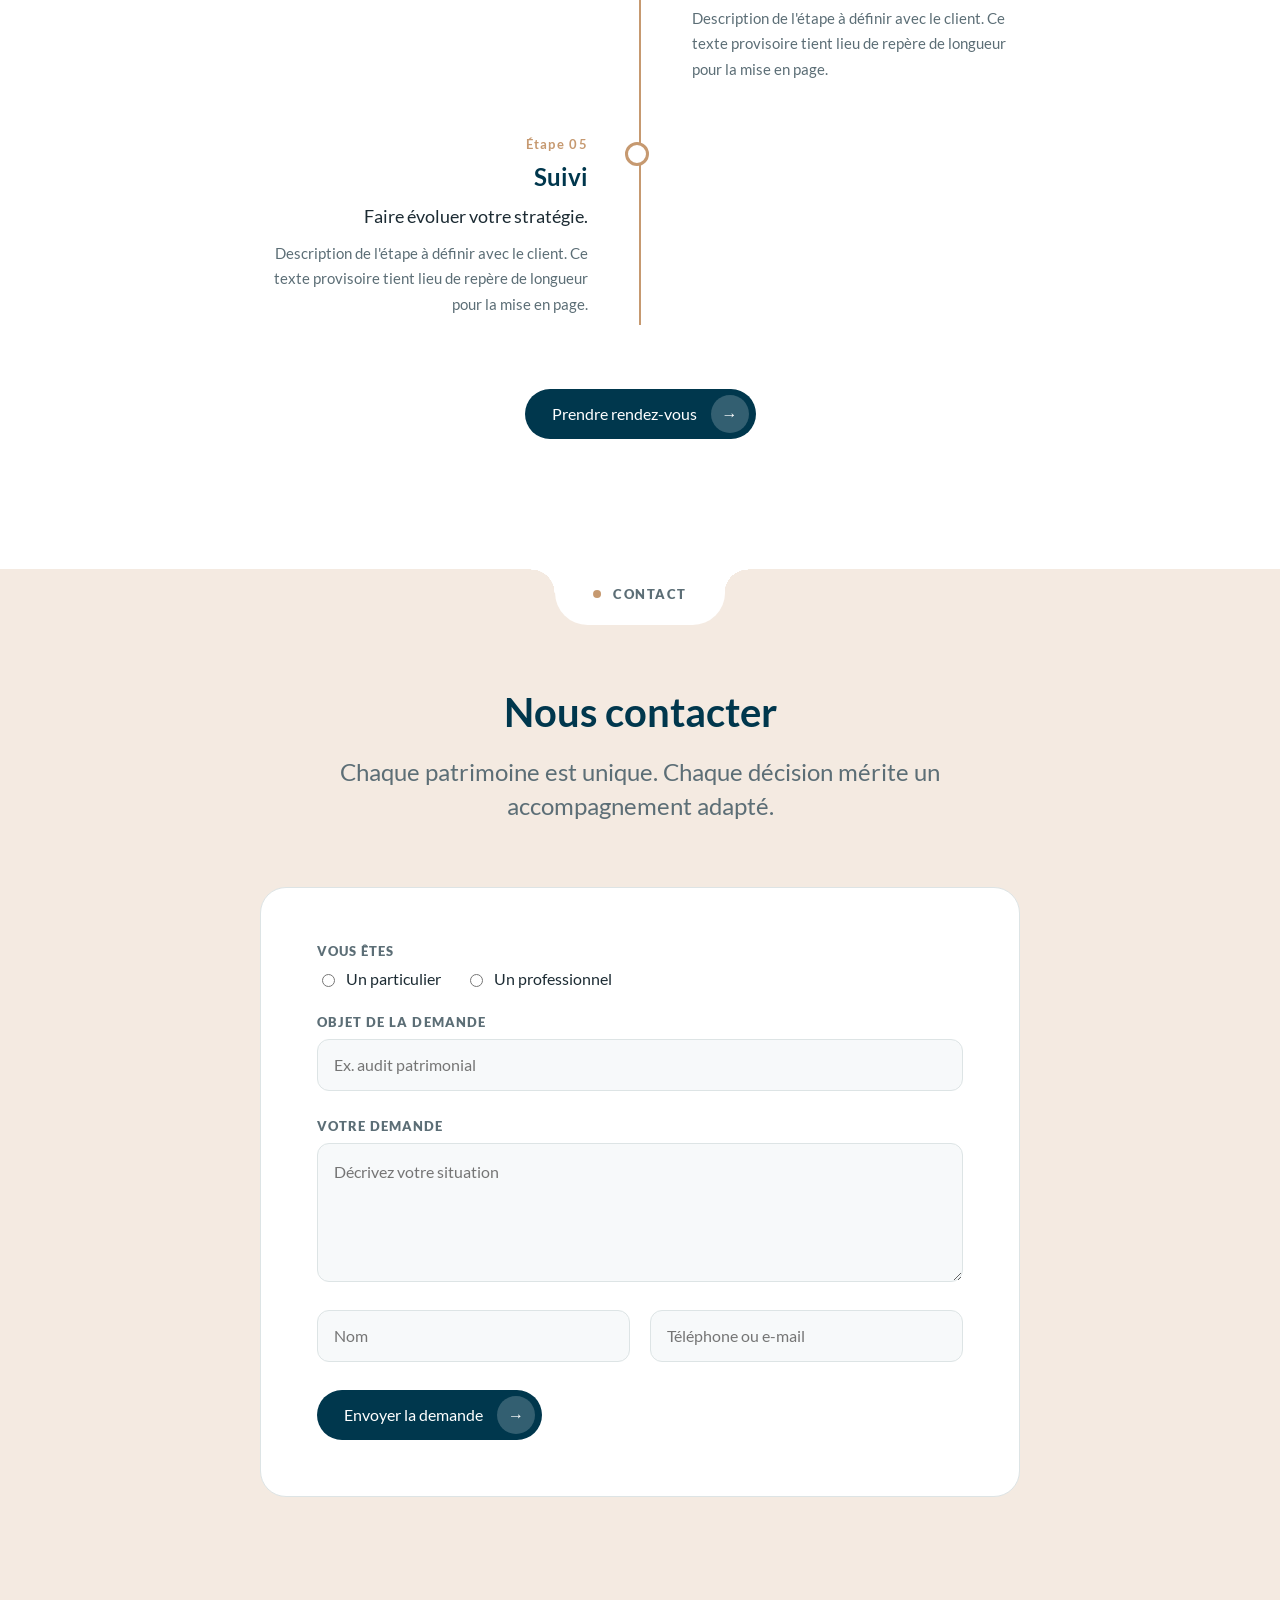
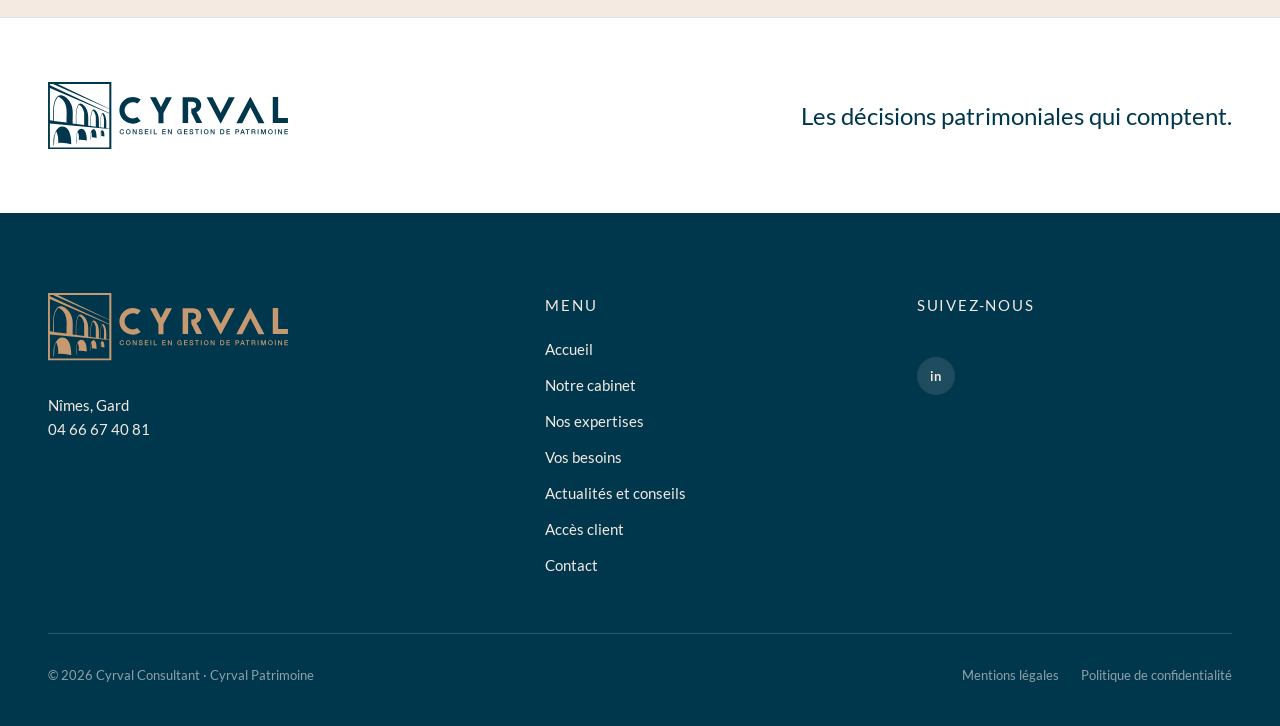
<file: notre-methode.html>
<!DOCTYPE html>
<html lang="fr" class="no-js">
<head>
<meta charset="utf-8">
<meta name="viewport" content="width=device-width, initial-scale=1">
<meta name="robots" content="noindex, nofollow">
<title>CYRVAL — Notre méthode</title>
<meta name="description" content="La méthode d'accompagnement CYRVAL en cinq temps : découverte, analyse, stratégie, mise en œuvre et suivi.">
<link rel="stylesheet" href="assets/css/cyrval.css">
<script>document.documentElement.className = 'js';</script>
</head>
<body>

<!-- Logo, défini une fois et réutilisé dans la page -->
<svg style="position:absolute;width:0;height:0;overflow:hidden" aria-hidden="true" focusable="false">
  <symbol id="logo-cyrval" viewBox="16.59 58.48 532.44 149.89">
    <g fill="currentColor">
      <path d="M157.12,58.48v149.89H16.59V58.48h140.53ZM152.58,62.82H37.99l114.6,54.93v-54.93ZM152.58,118.44L27.45,62.82h-6.68v3.02l131.81,61.66v-9.05ZM152.58,128.19L20.78,71.78v71.21l.58.47,6.39.75c.31-15.09-1.53-31,4.36-45.26,4.47-10.83,10.71-14.54,21.55-8.29,8,4.61,13.84,14.06,16.18,22.84,3.11,11.65.72,24.94,1.53,36.95l6.15,1.01.73-.51c.42-12.19-1.28-24.44,2.84-36.17,2.26-6.43,5.48-11.06,12.53-6.58,4.28,2.72,7.66,8.21,9.45,12.85,4.21,10.92,2.35,22.83,2.82,34.27l4.84.73c.32-10.23-.97-22.44,2.87-32.13,4.09-10.32,11.11-.46,13.34,5.32,3.66,9.49,2.42,19.63,2.62,29.59l3.48.35c.37-9.12-1.07-19.21,1.77-28.01,2.79-8.67,7.54-.96,9.14,3.71,2.89,8.44,1.78,17.04,2.04,25.81l.53.51,6.04.75v-33.78ZM57.74,148.39c-1.04-16.49,3.88-35.78-7.84-49.45-2.82-3.28-6.74-6.04-10.76-7.6-12.96,14.3-8.94,35.8-9.64,53.57l28.25,3.48ZM96.79,153.96v-25.94c0-1.25-.98-4.56-1.39-5.93-1.62-5.37-4.73-10.22-9.76-12.92-1.02-.24-3.32,5.42-3.68,6.47-3.88,11.46-2.31,23.93-2.57,35.84l17.4,2.47ZM122.6,157.79v-22.11c0-.87-.92-4.33-1.22-5.39-.98-3.39-2.51-6.39-5.23-8.7-1.42,1.4-2.06,3.53-2.59,5.42-2.58,9.3-1.6,19.45-1.72,29l10.76,1.79ZM137.24,129.24c-.67-.47-1.39,1.32-1.55,1.75-3.17,7.95-1.41,19.23-1.93,27.67l.57.82,6.4.75c-.68-10.31,2.47-21.78-3.49-30.99ZM152.58,162.66l-131.81-12.19v53.37h131.81v-41.18Z"/>
      <path d="M68.32,196.86c-9.44-2.53-19.33-4.5-29.12-3.06-.11-4.62.32-9.27-.4-13.84-.14-.89-3.16-12.36-4.2-11.57-.89,2.48-2.17,4.84-2.85,7.41-1.03,3.92-1.31,8.85-1.46,12.93-.22,6.16-.25,5.02-.43,11.18l-1.08-.3c-.22-13.34-.89-20.16,5.45-32.35,2.34-4.49,6.51-9.53,11.89-10.17,19.72-2.33,22.48,26.01,22.19,39.76Z"/>
      <path d="M79.81,194.72h-.92c.08-7.08-.55-13.96,1.31-20.88,1.77-6.58,6.61-15.22,14.63-10.5,5.59,3.28,7.23,13.66,7.65,19.6.13,1.77-.32,3.69.31,5.35-5.84-.63-11.92-1.88-17.78-1.22v-9.03c0-1.01-1.64-6.36-2.22-7.27-.24-.38-.28-.65-.84-.53l-2.15,8.42v16.07Z"/>
      <path d="M110.67,186.77c-.38.5-.56,0-.61-.45-.46-3.58.03-10.04.76-13.64.79-3.92,3.4-12.57,8.9-8.56,4.37,3.19,4.62,13.69,4.75,18.67-3.53-.72-7.09-1.55-10.73-1.53.07-3.93.14-7.89-1.23-11.63-.53.14-.69,1.29-.83,1.77-.33,1.11-1.01,3.79-1.01,4.81v10.56Z"/>
      <path d="M141.58,179.42c-2.18-.86-4.37-1.46-6.74-1.22-.2-2.37.4-5.28-.26-7.55-.12-.41-.12-.93-.66-1.02-1.26,3.67-.77,7.41-.92,11.17-.02.38.23,1.14-.31,1.07v-9.34c0-.99,1.35-4.78,2.01-5.64,2.13-2.79,4.74-.63,5.71,1.91.41,1.07,1.17,4.51,1.17,5.57v5.05Z"/>
    </g>
    <g fill="currentColor">
      <path d="M214.49,136.32c-2.84,1.88-6.23,2.98-9.89,2.98-9.96,0-18.03-8.07-18.03-18.03s8.07-18.03,18.03-18.03c3.74,0,7.22,1.14,10.1,3.09l7.73-8.68c-4.96-3.75-11.12-6-17.83-6-16.36,0-29.63,13.27-29.63,29.63s13.27,29.63,29.63,29.63c6.62,0,12.71-2.2,17.65-5.87l-7.75-8.71Z"/>
      <polygon points="515.3 91.96 515.3 149.55 549.03 149.55 549.03 138.54 527.27 138.54 527.27 91.96 515.3 91.96"/>
      <polygon points="496.85 149.79 466.31 92.2 466.21 92.2 464.98 92.2 464.88 92.2 434.34 149.79 447.56 149.79 465.59 114.52 483.62 149.79 496.85 149.79"/>
      <polygon points="430.98 92.2 400.44 149.79 400.34 149.79 399.11 149.79 399.01 149.79 368.47 92.2 381.69 92.2 399.72 127.47 417.75 92.2 430.98 92.2"/>
      <polygon points="278.23 92.2 272.78 102.86 267.2 113.78 261.62 102.86 256.17 92.2 242.94 92.2 261.62 127.42 261.62 148.47 261.62 149.79 272.78 149.79 272.78 148.47 272.78 127.42 291.46 92.2 278.23 92.2"/>
      <path d="M346.03,124.92c5.58-2.02,10.51-7.03,10.51-15.12,0-9.62-6.95-17.63-18.68-17.63h-22.56v57.56h12.2v-47.54h9.63c4.93,0,8.17,3.15,8.17,7.6s-3.23,7.6-8.17,7.6h-2.62v9.38l11.35,22.96h13.02l-12.85-24.82Z"/>
    </g>
    <g fill="currentColor">
      <path d="M183.39,166.9c-.08-.31-.19-.6-.33-.86-.14-.26-.32-.49-.54-.68-.22-.19-.48-.34-.78-.45-.3-.11-.64-.16-1.04-.16-.57,0-1.07.12-1.49.35-.42.23-.76.54-1.02.93-.26.39-.46.83-.58,1.32-.13.49-.19,1-.19,1.51s.06,1.02.19,1.51c.13.49.32.93.58,1.32.26.39.6.7,1.02.93.42.23.91.35,1.49.35.42,0,.8-.07,1.12-.22s.6-.35.83-.6.41-.56.54-.9c.13-.34.22-.71.26-1.1h1.84c-.04.64-.18,1.23-.42,1.77-.24.53-.56.99-.96,1.38-.4.39-.88.69-1.42.9-.54.21-1.14.32-1.8.32-.81,0-1.53-.15-2.17-.45-.64-.3-1.18-.7-1.62-1.22-.44-.51-.78-1.11-1.02-1.8-.24-.68-.36-1.41-.36-2.19s.12-1.49.36-2.18c.24-.68.58-1.28,1.02-1.8.44-.51.98-.92,1.62-1.22.64-.3,1.36-.45,2.17-.45.6,0,1.17.08,1.71.25.53.17,1,.41,1.41.73.41.32.74.7.99,1.16.25.45.41.97.47,1.56h-1.89Z"/>
      <path d="M194.65,163.21c.81,0,1.53.15,2.17.45.64.3,1.18.71,1.62,1.22.44.51.78,1.11,1.02,1.8s.35,1.41.35,2.18-.12,1.51-.35,2.19c-.24.69-.58,1.28-1.02,1.8-.44.51-.98.92-1.62,1.22-.64.3-1.36.45-2.17.45s-1.53-.15-2.17-.45c-.64-.3-1.18-.7-1.62-1.22-.44-.51-.78-1.11-1.02-1.8-.24-.68-.36-1.41-.36-2.19s.12-1.49.36-2.18c.24-.68.58-1.28,1.02-1.8.44-.51.98-.92,1.62-1.22.64-.3,1.36-.45,2.17-.45ZM194.65,164.75c-.57,0-1.07.12-1.49.35-.42.23-.76.54-1.02.93-.26.39-.46.83-.58,1.32-.13.49-.19,1-.19,1.51s.06,1.02.19,1.51c.13.49.32.93.58,1.32.26.39.6.7,1.02.93.42.23.91.35,1.49.35s1.07-.12,1.49-.35c.42-.23.76-.54,1.02-.93.26-.39.46-.83.58-1.32.13-.49.19-1,.19-1.51s-.06-1.02-.19-1.51c-.13-.49-.32-.93-.58-1.32-.26-.39-.6-.7-1.02-.93-.42-.23-.91-.35-1.49-.35Z"/>
      <path d="M204.5,163.47h1.99l4.92,7.95h.03v-7.95h1.8v10.79h-1.99l-4.91-7.93h-.05v7.93h-1.8v-10.79Z"/>
      <path d="M219.76,170.66c0,.41.07.77.21,1.06.14.29.34.53.59.72s.54.32.87.41c.33.09.68.13,1.07.13.41,0,.76-.05,1.06-.14.29-.1.53-.22.71-.37.18-.15.31-.33.39-.52.08-.2.12-.4.12-.6,0-.41-.09-.72-.28-.91-.19-.2-.39-.33-.61-.42-.38-.14-.83-.27-1.34-.4-.51-.13-1.14-.29-1.88-.49-.46-.12-.85-.28-1.16-.48s-.55-.42-.73-.66c-.18-.24-.31-.5-.39-.77-.08-.27-.11-.55-.11-.83,0-.54.11-1.01.34-1.41.23-.4.53-.73.9-.99.37-.26.8-.46,1.27-.58s.95-.19,1.44-.19c.56,0,1.1.07,1.59.22s.94.36,1.31.66c.38.29.68.65.9,1.08.22.43.33.92.33,1.49h-1.89c-.05-.69-.29-1.19-.71-1.47-.42-.29-.96-.43-1.62-.43-.22,0-.45.02-.68.07-.23.05-.44.12-.64.23-.19.11-.35.25-.48.43-.13.18-.19.41-.19.68,0,.38.12.68.36.9.24.22.55.38.93.49.04.01.2.05.48.13s.59.16.93.25c.34.09.68.18,1,.26.33.09.56.15.7.19.35.11.66.26.92.45.26.19.48.41.66.66s.31.51.39.79.13.56.13.85c0,.6-.12,1.12-.37,1.55-.25.43-.57.78-.97,1.05-.4.27-.86.47-1.38.6-.51.13-1.04.19-1.57.19-.61,0-1.19-.08-1.74-.23-.54-.15-1.02-.38-1.42-.69-.4-.31-.73-.71-.97-1.2-.24-.49-.37-1.06-.38-1.73h1.89Z"/>
      <path d="M231.35,163.47h7.77v1.63h-5.88v2.82h5.44v1.54h-5.44v3.16h5.98v1.63h-7.87v-10.79Z"/>
      <path d="M243.9,163.47h1.89v10.79h-1.89v-10.79Z"/>
      <path d="M251.14,163.47h1.89v9.16h5.48v1.63h-7.37v-10.79Z"/>
      <path d="M270.08,163.47h7.77v1.63h-5.88v2.82h5.44v1.54h-5.44v3.16h5.98v1.63h-7.87v-10.79Z"/>
      <path d="M282.56,163.47h1.99l4.92,7.95h.03v-7.95h1.8v10.79h-1.99l-4.91-7.93h-.05v7.93h-1.8v-10.79Z"/>
      <path d="M313.23,174.25h-1.21l-.29-1.27c-.5.57-1.01.97-1.51,1.19-.5.22-1.08.33-1.74.33-.81,0-1.53-.15-2.17-.45-.64-.3-1.18-.7-1.62-1.22-.44-.51-.78-1.11-1.02-1.8-.24-.68-.35-1.41-.35-2.19s.12-1.49.35-2.18c.24-.68.58-1.28,1.02-1.8.44-.51.98-.92,1.62-1.22.64-.3,1.36-.45,2.17-.45.58,0,1.14.08,1.67.23.53.16,1,.39,1.41.69.41.31.75.69,1.03,1.16.27.46.44,1,.51,1.6h-1.84c-.05-.35-.16-.66-.32-.93-.17-.27-.38-.49-.63-.67-.25-.18-.53-.32-.85-.41-.31-.09-.64-.14-.98-.14-.57,0-1.07.12-1.49.35-.42.23-.76.54-1.02.93-.26.39-.46.83-.58,1.32-.13.49-.19,1-.19,1.51s.06,1.02.19,1.51c.13.49.32.93.58,1.32.26.39.6.7,1.02.93s.91.35,1.49.35c.48.01.91-.05,1.28-.19s.69-.33.94-.59c.26-.26.45-.57.58-.94.13-.37.2-.79.21-1.24h-2.87v-1.44h4.59v5.68Z"/>
      <path d="M318.32,163.47h7.77v1.63h-5.88v2.82h5.44v1.54h-5.44v3.16h5.98v1.63h-7.87v-10.79Z"/>
      <path d="M332.11,170.66c0,.41.07.77.21,1.06.14.29.34.53.59.72.25.19.54.32.87.41.33.09.68.13,1.07.13.41,0,.76-.05,1.06-.14.29-.1.53-.22.71-.37.18-.15.31-.33.39-.52.08-.2.12-.4.12-.6,0-.41-.09-.72-.28-.91-.19-.2-.39-.33-.61-.42-.38-.14-.83-.27-1.34-.4-.51-.13-1.14-.29-1.88-.49-.46-.12-.85-.28-1.16-.48s-.55-.42-.73-.66c-.18-.24-.31-.5-.39-.77-.08-.27-.11-.55-.11-.83,0-.54.11-1.01.34-1.41.23-.4.53-.73.9-.99.37-.26.8-.46,1.27-.58s.95-.19,1.44-.19c.56,0,1.1.07,1.59.22s.94.36,1.31.66c.38.29.68.65.9,1.08.22.43.33.92.33,1.49h-1.89c-.05-.69-.29-1.19-.71-1.47-.42-.29-.96-.43-1.62-.43-.22,0-.45.02-.68.07-.23.05-.44.12-.64.23-.19.11-.35.25-.48.43-.13.18-.19.41-.19.68,0,.38.12.68.36.9.24.22.55.38.93.49.04.01.2.05.48.13s.59.16.93.25c.34.09.68.18,1,.26.33.09.56.15.7.19.35.11.66.26.92.45.26.19.48.41.66.66.18.25.31.51.39.79s.13.56.13.85c0,.6-.12,1.12-.37,1.55-.25.43-.57.78-.97,1.05-.4.27-.86.47-1.38.6-.51.13-1.04.19-1.57.19-.61,0-1.19-.08-1.74-.23-.54-.15-1.02-.38-1.42-.69-.4-.31-.73-.71-.97-1.2-.24-.49-.37-1.06-.38-1.73h1.89Z"/>
      <path d="M342.68,163.47h8.73v1.63h-3.43v9.16h-1.89v-9.16h-3.41v-1.63Z"/>
      <path d="M355.7,163.47h1.89v10.79h-1.89v-10.79Z"/>
      <path d="M367.53,163.21c.81,0,1.53.15,2.17.45.64.3,1.18.71,1.62,1.22.44.51.78,1.11,1.02,1.8.24.68.35,1.41.35,2.18s-.12,1.51-.35,2.19c-.24.69-.58,1.28-1.02,1.8-.44.51-.98.92-1.62,1.22-.64.3-1.36.45-2.17.45s-1.53-.15-2.17-.45c-.64-.3-1.18-.7-1.62-1.22-.44-.51-.78-1.11-1.02-1.8-.24-.68-.36-1.41-.36-2.19s.12-1.49.36-2.18c.24-.68.58-1.28,1.02-1.8.44-.51.98-.92,1.62-1.22.64-.3,1.36-.45,2.17-.45ZM367.53,164.75c-.57,0-1.07.12-1.49.35-.42.23-.76.54-1.02.93-.26.39-.46.83-.58,1.32-.13.49-.19,1-.19,1.51s.06,1.02.19,1.51c.13.49.32.93.58,1.32.26.39.6.7,1.02.93.42.23.91.35,1.49.35s1.07-.12,1.49-.35c.42-.23.76-.54,1.02-.93.26-.39.46-.83.58-1.32.13-.49.19-1,.19-1.51s-.06-1.02-.19-1.51c-.13-.49-.32-.93-.58-1.32-.26-.39-.6-.7-1.02-.93-.42-.23-.91-.35-1.49-.35Z"/>
      <path d="M377.38,163.47h1.99l4.92,7.95h.03v-7.95h1.8v10.79h-1.99l-4.91-7.93h-.05v7.93h-1.8v-10.79Z"/>
      <path d="M398.63,163.47h4.47c.83,0,1.54.14,2.14.42.6.28,1.1.67,1.48,1.16s.67,1.06.85,1.71c.19.65.28,1.35.28,2.1s-.09,1.45-.28,2.1-.47,1.23-.85,1.71-.88.87-1.48,1.16c-.6.28-1.32.42-2.14.42h-4.47v-10.79ZM400.52,172.71h1.86c.73,0,1.34-.1,1.81-.29.47-.2.84-.47,1.1-.82.27-.35.45-.75.54-1.22.1-.47.14-.97.14-1.52s-.05-1.05-.14-1.52c-.1-.47-.28-.88-.54-1.22-.27-.35-.63-.62-1.1-.82-.47-.2-1.07-.29-1.81-.29h-1.86v7.7Z"/>
      <path d="M412.58,163.47h7.77v1.63h-5.88v2.82h5.44v1.54h-5.44v3.16h5.98v1.63h-7.87v-10.79Z"/>
      <path d="M432.37,163.47h4.76c.77,0,1.39.11,1.87.33.48.22.86.5,1.12.83.26.33.44.69.54,1.09.1.39.14.76.14,1.09s-.05.69-.14,1.08c-.1.39-.27.75-.54,1.08-.26.33-.64.61-1.12.82-.48.22-1.11.32-1.87.32h-2.87v4.14h-1.89v-10.79ZM434.26,168.57h2.76c.21,0,.43-.03.65-.09.22-.06.43-.16.61-.3.19-.14.34-.32.45-.54s.17-.51.17-.85-.05-.64-.15-.88c-.1-.23-.24-.42-.41-.55-.17-.14-.37-.23-.59-.28-.22-.05-.46-.08-.71-.08h-2.79v3.57Z"/>
      <path d="M447.25,163.47h2.01l4.16,10.79h-2.02l-1.01-2.86h-4.31l-1.01,2.86h-1.95l4.14-10.79ZM446.59,169.96h3.29l-1.62-4.64h-.05l-1.63,4.64Z"/>
      <path d="M455.06,163.47h8.73v1.63h-3.43v9.16h-1.89v-9.16h-3.41v-1.63Z"/>
      <path d="M468.09,163.47h5.15c1.19,0,2.08.26,2.67.77.59.51.89,1.23.89,2.14,0,.51-.08.94-.23,1.28-.15.34-.33.61-.53.82-.2.21-.4.35-.6.45-.2.09-.34.15-.43.18v.03c.16.02.33.07.52.15.19.08.36.21.52.39.16.18.3.41.4.69.11.28.16.64.16,1.06,0,.63.05,1.21.14,1.73.1.52.24.89.45,1.11h-2.02c-.14-.23-.22-.49-.25-.77-.03-.28-.04-.55-.04-.82,0-.49-.03-.92-.09-1.28-.06-.36-.17-.65-.33-.89-.16-.24-.38-.41-.66-.52s-.63-.17-1.06-.17h-2.78v4.44h-1.89v-10.79ZM469.97,168.38h3.1c.6,0,1.06-.14,1.38-.43.31-.29.47-.72.47-1.29,0-.34-.05-.62-.15-.84s-.24-.39-.42-.51-.38-.2-.6-.24-.46-.06-.7-.06h-3.07v3.37Z"/>
      <path d="M481.76,163.47h1.89v10.79h-1.89v-10.79Z"/>
      <path d="M488.96,163.47h2.66l2.98,8.45h.03l2.9-8.45h2.63v10.79h-1.8v-8.32h-.03l-2.99,8.32h-1.56l-2.99-8.32h-.03v8.32h-1.8v-10.79Z"/>
      <path d="M510.05,163.21c.81,0,1.53.15,2.17.45.64.3,1.18.71,1.62,1.22.44.51.78,1.11,1.02,1.8.24.68.35,1.41.35,2.18s-.12,1.51-.35,2.19c-.24.69-.58,1.28-1.02,1.8-.44.51-.98.92-1.62,1.22-.64.3-1.36.45-2.17.45s-1.53-.15-2.17-.45c-.64-.3-1.18-.7-1.62-1.22-.44-.51-.78-1.11-1.02-1.8-.24-.68-.36-1.41-.36-2.19s.12-1.49.36-2.18c.24-.68.58-1.28,1.02-1.8.44-.51.98-.92,1.62-1.22.64-.3,1.36-.45,2.17-.45ZM510.05,164.75c-.57,0-1.07.12-1.49.35-.42.23-.76.54-1.02.93-.26.39-.46.83-.58,1.32-.13.49-.19,1-.19,1.51s.06,1.02.19,1.51c.13.49.32.93.58,1.32.26.39.6.7,1.02.93.42.23.91.35,1.49.35s1.07-.12,1.49-.35c.42-.23.76-.54,1.02-.93.26-.39.46-.83.58-1.32.13-.49.19-1,.19-1.51s-.06-1.02-.19-1.51c-.13-.49-.32-.93-.58-1.32-.26-.39-.6-.7-1.02-.93-.42-.23-.91-.35-1.49-.35Z"/>
      <path d="M519.98,163.47h1.89v10.79h-1.89v-10.79Z"/>
      <path d="M527.14,163.47h1.99l4.92,7.95h.03v-7.95h1.8v10.79h-1.99l-4.91-7.93h-.05v7.93h-1.8v-10.79Z"/>
      <path d="M541.16,163.47h7.77v1.63h-5.88v2.82h5.44v1.54h-5.44v3.16h5.98v1.63h-7.87v-10.79Z"/>
    </g>
  </symbol>
</svg>

<header class="entete" data-entete>
  <div class="entete__inner">
    <a class="entete__logo" href="index.html" aria-label="CYRVAL, retour à l'accueil">
      <svg viewBox="0 0 532.44 149.89"><use href="#logo-cyrval"></use></svg>
    </a>

    <nav class="nav" aria-label="Navigation principale">
      <a href="index.html">Accueil</a>
      <div class="nav-groupe">
        <button class="nav-groupe__label est-active" type="button" aria-haspopup="true" aria-expanded="false">Notre cabinet</button>
        <div class="nav-groupe__menu">
          <a href="notre-histoire.html">Notre histoire</a>
          <a href="notre-equipe.html">Notre équipe</a>
          <a class="est-active" href="notre-methode.html">Notre méthode</a>
        </div>
      </div>
      <div class="nav-groupe">
        <button class="nav-groupe__label" type="button" aria-haspopup="true" aria-expanded="false">Nos expertises</button>
        <div class="nav-groupe__menu">
          <a href="pole-conseil.html">Pôle Conseil</a>
          <a href="pole-gestion.html">Pôle Gestion</a>
        </div>
      </div>
      <div class="nav-groupe">
        <button class="nav-groupe__label" type="button" aria-haspopup="true" aria-expanded="false">Vos besoins</button>
        <div class="nav-groupe__menu">
          <a href="particuliers.html">Particuliers</a>
          <a href="dirigeants.html">Dirigeants</a>
        </div>
      </div>
      <a href="actualites.html">Actualités et conseils</a>
      <a href="#contact">Contact</a>
    </nav>

    <div class="entete__actions">
      <a class="lien-acces" href="acces-client.html">Accès client ↗</a>
      <a class="lien-linkedin" href="#" aria-label="CYRVAL sur LinkedIn">in</a>
    </div>

    <button class="burger" type="button" data-burger aria-expanded="false" aria-label="Ouvrir le menu">
      <span class="burger__trait"></span>
    </button>
  </div>

  <div class="menu-mobile">
    <div class="menu-mobile__inner">
      <a href="index.html">Accueil</a>
      <p class="menu-mobile__rubrique">Notre cabinet</p>
      <a class="menu-mobile__sous" href="notre-histoire.html">Notre histoire</a>
      <a class="menu-mobile__sous" href="notre-equipe.html">Notre équipe</a>
      <a class="menu-mobile__sous est-active" href="notre-methode.html">Notre méthode</a>
      <p class="menu-mobile__rubrique">Nos expertises</p>
      <a class="menu-mobile__sous" href="pole-conseil.html">Pôle Conseil</a>
      <a class="menu-mobile__sous" href="pole-gestion.html">Pôle Gestion</a>
      <p class="menu-mobile__rubrique">Vos besoins</p>
      <a class="menu-mobile__sous" href="particuliers.html">Particuliers</a>
      <a class="menu-mobile__sous" href="dirigeants.html">Dirigeants</a>
      <a href="actualites.html">Actualités et conseils</a>
      <a href="#contact">Contact</a>
      <div class="menu-mobile__pied">
        <a class="lien-acces" href="acces-client.html">Accès client ↗</a>
        <a class="lien-linkedin" href="#" aria-label="CYRVAL sur LinkedIn">in</a>
      </div>
    </div>
  </div>
</header>

<main>

  <!-- 1. Hero -->
  <section class="hero-page reveal" data-reveal>
    <div class="hero-page__contenu">
      <p class="surtitre surtitre--trait surtitre--clair">Notre cabinet</p>
      <h1 class="hero-page__titre">Nous ne proposons pas simplement des solutions patrimoniales. Nous accompagnons les décisions qui engagent <span class="souligne-or">l'avenir</span>.</h1>
    </div>
  </section>

  <!-- 2. Le parcours en cinq temps -->
  <section class="section--blanc" style="--precedent: var(--bleu);">
    <p class="decroche decroche--clair"><span class="decroche__point"></span>Notre méthode</p>
    <div class="wrap reveal" data-reveal>
      <div class="entete-bloc">
        <h2 class="titre-section">Un accompagnement en cinq temps</h2>
      </div>
      <div class="parcours" data-sequence="verticale">
        <div class="parcours__rail"></div>
        <div class="parcours__progression" data-progression></div>
        <article class="parcours__etape" data-etape>
          <p class="parcours__numero">Étape 01</p>
          <h3 class="parcours__titre">Découverte</h3>
          <p class="parcours__lead">Comprendre votre situation.</p>
          <p class="parcours__texte">Description de l'étape à définir avec le client. Ce texte provisoire tient lieu de repère de longueur pour la mise en page.</p>
        </article>
        <article class="parcours__etape" data-etape>
          <p class="parcours__numero">Étape 02</p>
          <h3 class="parcours__titre">Analyse</h3>
          <p class="parcours__lead">Étudier votre patrimoine.</p>
          <p class="parcours__texte">Description de l'étape à définir avec le client. Ce texte provisoire tient lieu de repère de longueur pour la mise en page.</p>
        </article>
        <article class="parcours__etape" data-etape>
          <p class="parcours__numero">Étape 03</p>
          <h3 class="parcours__titre">Stratégie</h3>
          <p class="parcours__lead">Construire des solutions adaptées.</p>
          <p class="parcours__texte">Description de l'étape à définir avec le client. Ce texte provisoire tient lieu de repère de longueur pour la mise en page.</p>
        </article>
        <article class="parcours__etape" data-etape>
          <p class="parcours__numero">Étape 04</p>
          <h3 class="parcours__titre">Mise en œuvre</h3>
          <p class="parcours__lead">Coordonner les actions.</p>
          <p class="parcours__texte">Description de l'étape à définir avec le client. Ce texte provisoire tient lieu de repère de longueur pour la mise en page.</p>
        </article>
        <article class="parcours__etape" data-etape>
          <p class="parcours__numero">Étape 05</p>
          <h3 class="parcours__titre">Suivi</h3>
          <p class="parcours__lead">Faire évoluer votre stratégie.</p>
          <p class="parcours__texte">Description de l'étape à définir avec le client. Ce texte provisoire tient lieu de repère de longueur pour la mise en page.</p>
        </article>
      </div>
      <div class="centre" style="margin-top: 72px;">
        <a class="btn" href="#contact">Prendre rendez-vous<span class="btn__fleche" aria-hidden="true">→</span></a>
      </div>
    </div>
  </section>

  <!-- 3. Nous contacter -->
  <section id="contact" class="section--sable" style="--precedent: var(--blanc);">
    <p class="decroche"><span class="decroche__point"></span>Contact</p>
    <div class="wrap--court wrap reveal" data-reveal>
      <div class="entete-bloc">
        <h2 class="titre-section">Nous contacter</h2>
        <p class="chapo">Chaque patrimoine est unique. Chaque décision mérite un accompagnement adapté.</p>
      </div>
      <form class="formulaire" onsubmit="return false;">
        <div>
          <p class="formulaire__legende">Vous êtes</p>
          <div class="choix">
            <label><input type="radio" name="profil" value="particulier"> Un particulier</label>
            <label><input type="radio" name="profil" value="professionnel"> Un professionnel</label>
          </div>
        </div>
        <label class="champ">
          <span class="champ__label">Objet de la demande</span>
          <input type="text" placeholder="Ex. audit patrimonial">
        </label>
        <label class="champ">
          <span class="champ__label">Votre demande</span>
          <textarea rows="4" placeholder="Décrivez votre situation"></textarea>
        </label>
        <div class="champs-double">
          <input type="text" placeholder="Nom" aria-label="Nom">
          <input type="text" placeholder="Téléphone ou e-mail" aria-label="Téléphone ou e-mail">
        </div>
        <div>
          <button class="btn" type="submit">Envoyer la demande<span class="btn__fleche" aria-hidden="true">→</span></button>
        </div>
      </form>
    </div>
  </section>

  <!-- 4. Signature -->
  <section class="signature">
    <div class="signature__inner reveal" data-reveal>
      <svg viewBox="0 0 532.44 149.89" aria-hidden="true"><use href="#logo-cyrval"></use></svg>
      <p class="signature__phrase">Les décisions patrimoniales qui comptent.</p>
    </div>
  </section>

</main>

<footer class="pied">
  <div class="pied__inner">
    <div class="pied__haut">
      <div>
        <svg class="pied__logo" viewBox="0 0 532.44 149.89" aria-hidden="true"><use href="#logo-cyrval"></use></svg>
        <p>Nîmes, Gard</p>
        <p>04 66 67 40 81</p>
      </div>
      <div>
        <p class="pied__titre">Menu</p>
        <nav class="pied__liens" aria-label="Navigation de pied de page">
          <a href="index.html">Accueil</a>
          <a href="notre-histoire.html">Notre cabinet</a>
          <a href="pole-conseil.html">Nos expertises</a>
          <a href="particuliers.html">Vos besoins</a>
          <a href="actualites.html">Actualités et conseils</a>
          <a href="acces-client.html">Accès client</a>
          <a href="#contact">Contact</a>
        </nav>
      </div>
      <div class="pied__reseaux">
        <p class="pied__titre">Suivez-nous</p>
        <a class="lien-linkedin" href="#" aria-label="CYRVAL sur LinkedIn">in</a>
      </div>
    </div>
    <div class="pied__bas">
      <span>© 2026 Cyrval Consultant · Cyrval Patrimoine</span>
      <span class="pied__legal">
        <a href="mentions-legales.html">Mentions légales</a>
        <a href="politique-confidentialite.html">Politique de confidentialité</a>
      </span>
    </div>
  </div>
</footer>

<script src="assets/js/cyrval.js" defer></script>
</body>
</html>
</file>
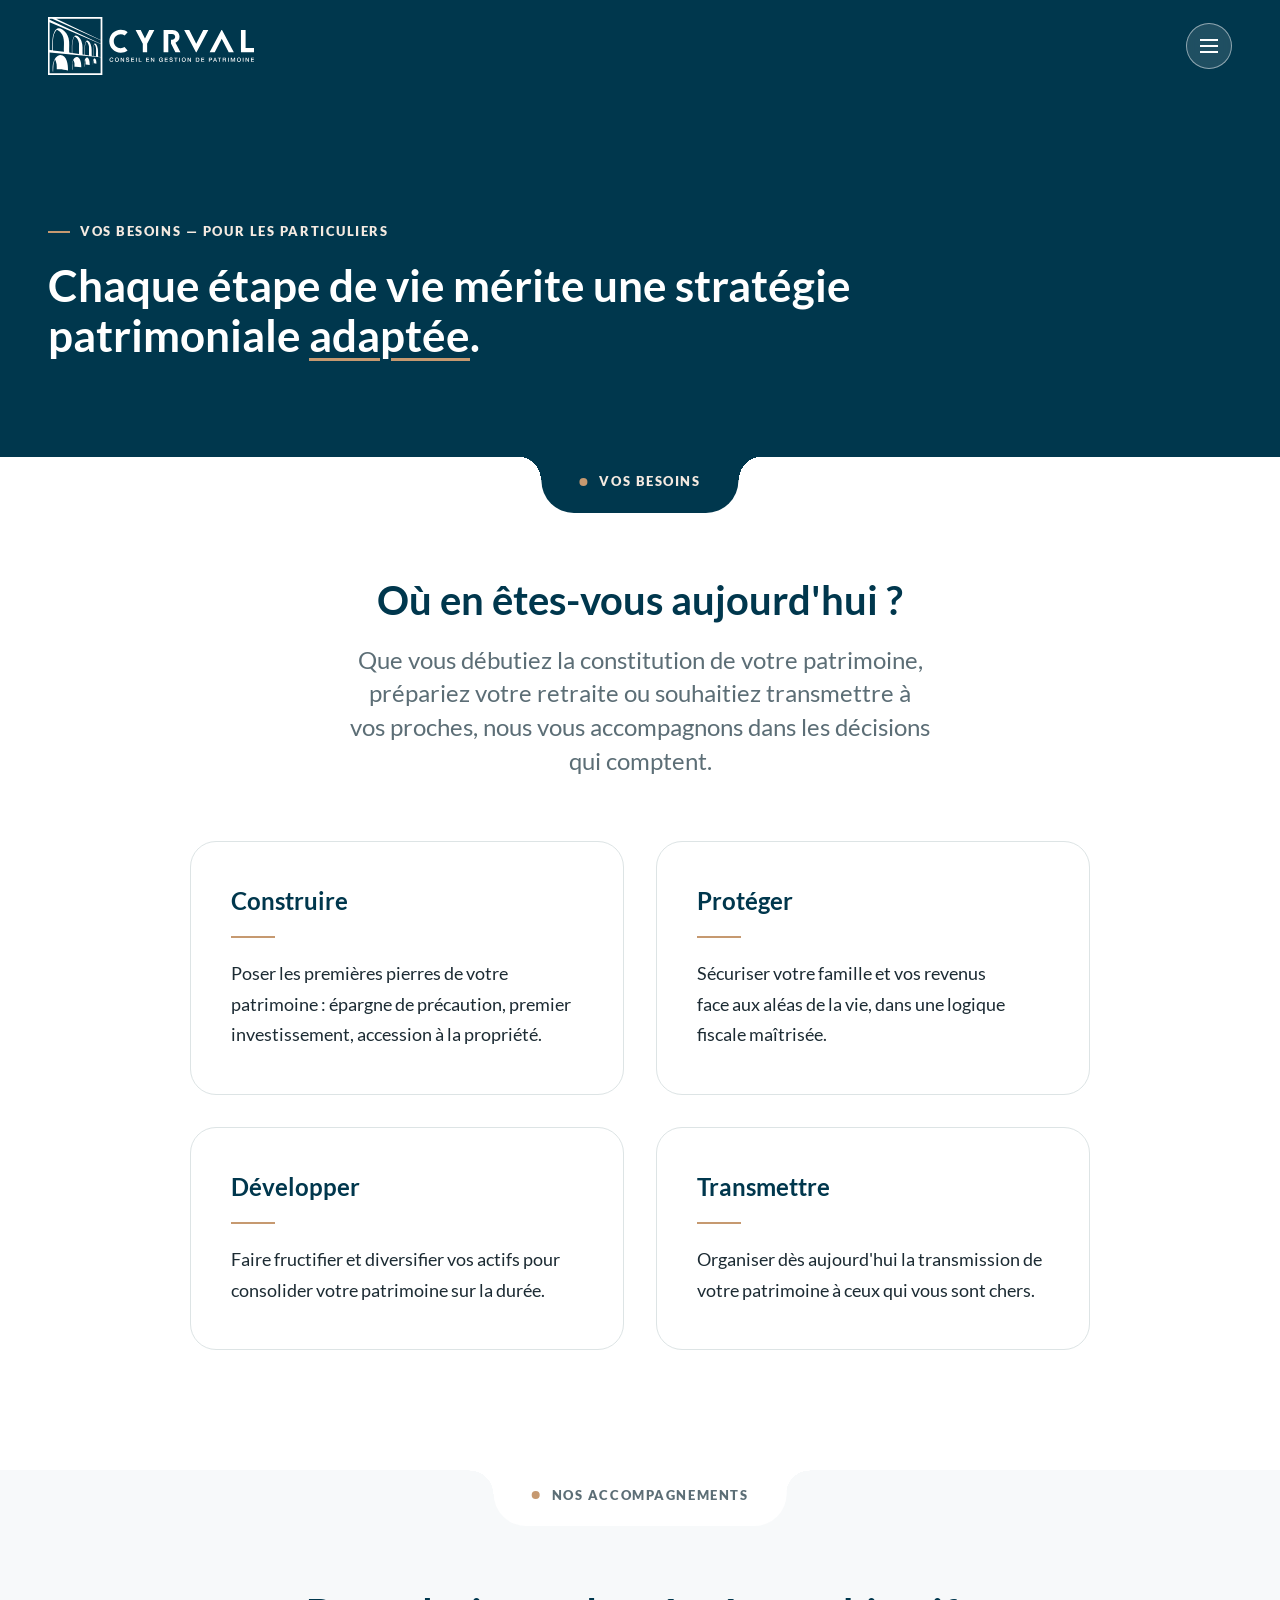
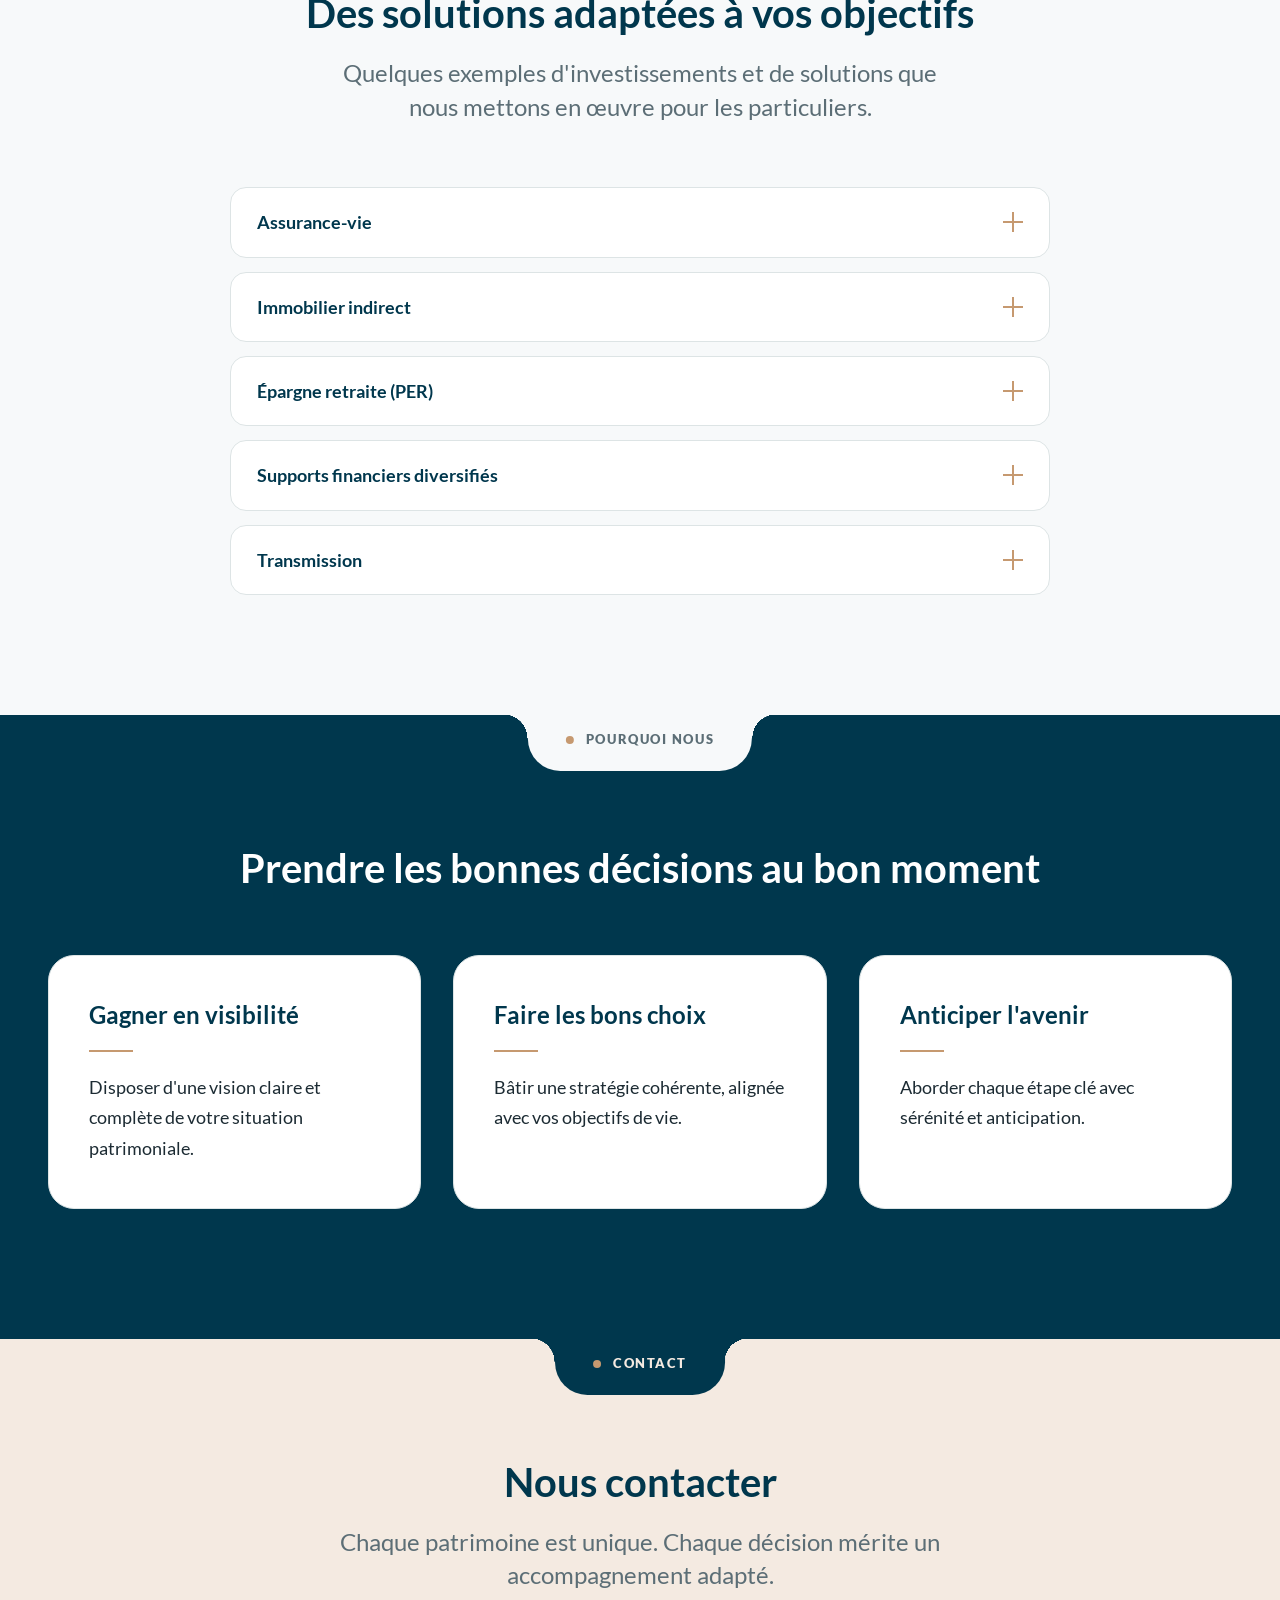
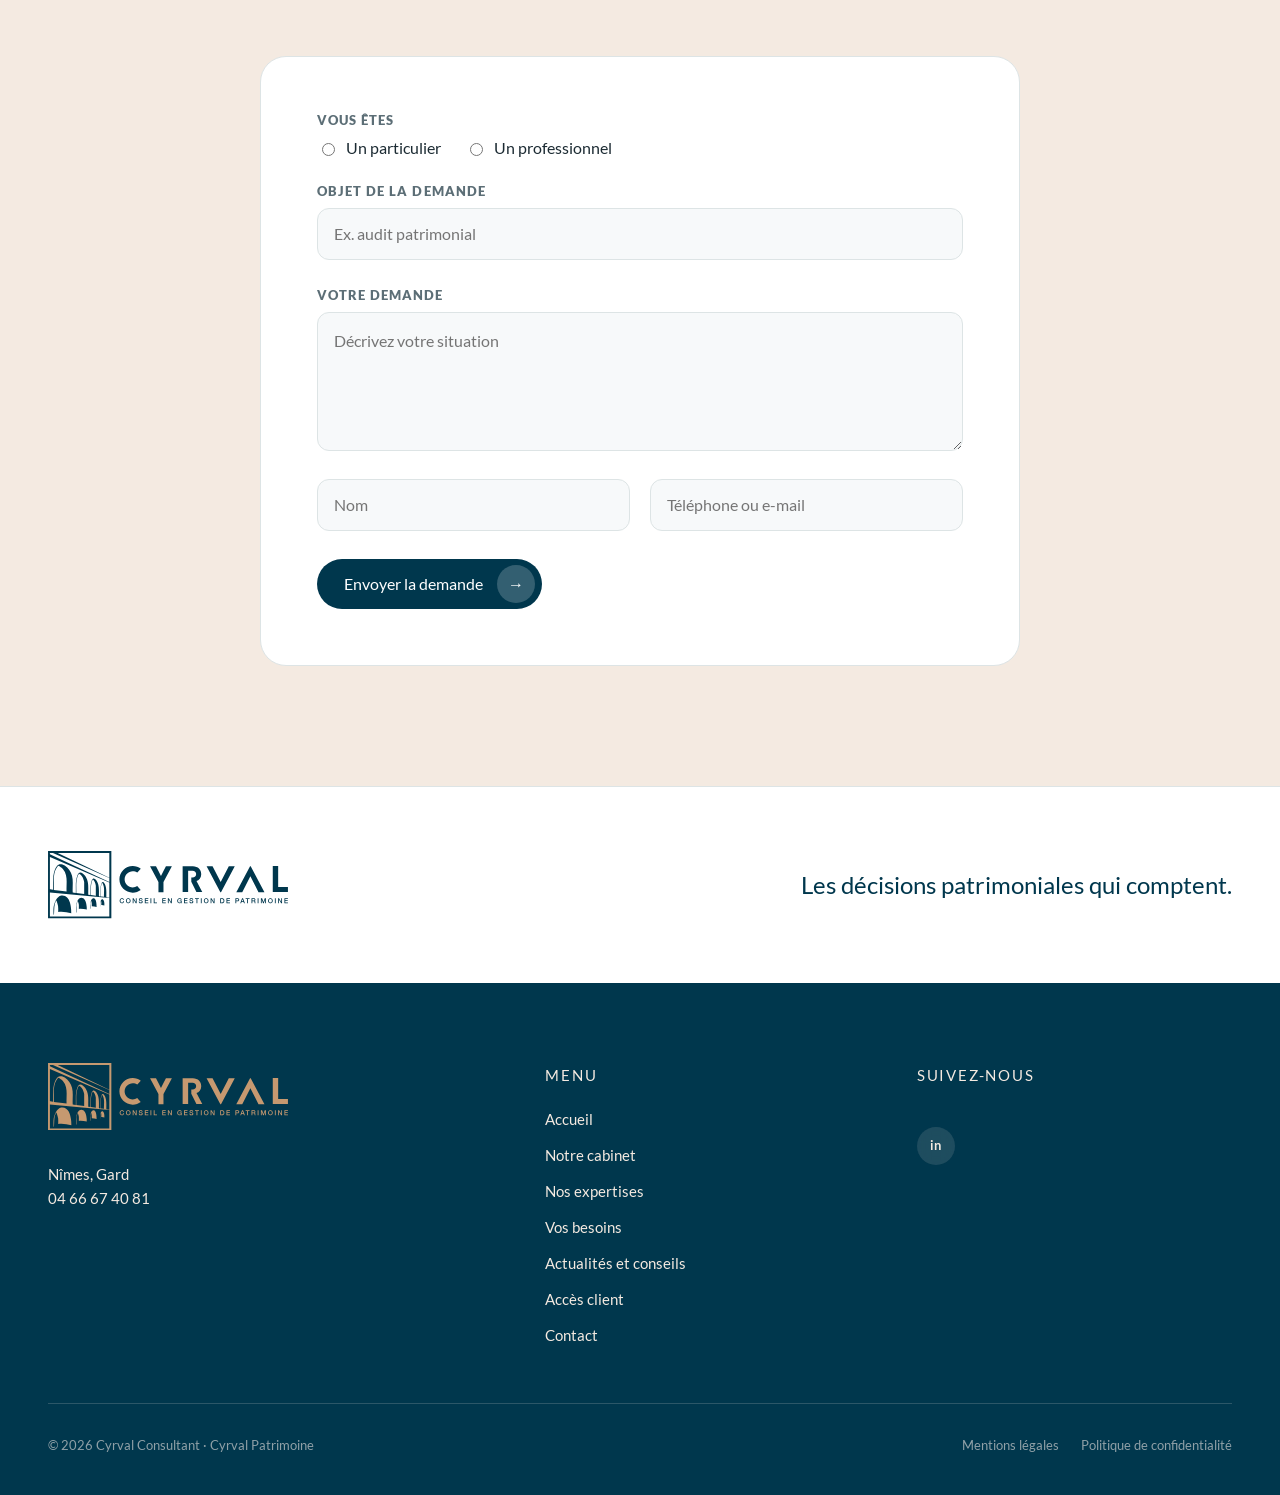
<file: particuliers.html>
<!DOCTYPE html>
<html lang="fr" class="no-js">
<head>
<meta charset="utf-8">
<meta name="viewport" content="width=device-width, initial-scale=1">
<meta name="robots" content="noindex, nofollow">
<title>CYRVAL — Particuliers</title>
<meta name="description" content="CYRVAL accompagne les particuliers à chaque étape de vie : construire, protéger, développer et transmettre son patrimoine.">
<link rel="stylesheet" href="assets/css/cyrval.css">
<script>document.documentElement.className = 'js';</script>
</head>
<body>

<!-- Logo, défini une fois et réutilisé dans la page -->
<svg style="position:absolute;width:0;height:0;overflow:hidden" aria-hidden="true" focusable="false">
  <symbol id="logo-cyrval" viewBox="16.59 58.48 532.44 149.89">
    <g fill="currentColor">
      <path d="M157.12,58.48v149.89H16.59V58.48h140.53ZM152.58,62.82H37.99l114.6,54.93v-54.93ZM152.58,118.44L27.45,62.82h-6.68v3.02l131.81,61.66v-9.05ZM152.58,128.19L20.78,71.78v71.21l.58.47,6.39.75c.31-15.09-1.53-31,4.36-45.26,4.47-10.83,10.71-14.54,21.55-8.29,8,4.61,13.84,14.06,16.18,22.84,3.11,11.65.72,24.94,1.53,36.95l6.15,1.01.73-.51c.42-12.19-1.28-24.44,2.84-36.17,2.26-6.43,5.48-11.06,12.53-6.58,4.28,2.72,7.66,8.21,9.45,12.85,4.21,10.92,2.35,22.83,2.82,34.27l4.84.73c.32-10.23-.97-22.44,2.87-32.13,4.09-10.32,11.11-.46,13.34,5.32,3.66,9.49,2.42,19.63,2.62,29.59l3.48.35c.37-9.12-1.07-19.21,1.77-28.01,2.79-8.67,7.54-.96,9.14,3.71,2.89,8.44,1.78,17.04,2.04,25.81l.53.51,6.04.75v-33.78ZM57.74,148.39c-1.04-16.49,3.88-35.78-7.84-49.45-2.82-3.28-6.74-6.04-10.76-7.6-12.96,14.3-8.94,35.8-9.64,53.57l28.25,3.48ZM96.79,153.96v-25.94c0-1.25-.98-4.56-1.39-5.93-1.62-5.37-4.73-10.22-9.76-12.92-1.02-.24-3.32,5.42-3.68,6.47-3.88,11.46-2.31,23.93-2.57,35.84l17.4,2.47ZM122.6,157.79v-22.11c0-.87-.92-4.33-1.22-5.39-.98-3.39-2.51-6.39-5.23-8.7-1.42,1.4-2.06,3.53-2.59,5.42-2.58,9.3-1.6,19.45-1.72,29l10.76,1.79ZM137.24,129.24c-.67-.47-1.39,1.32-1.55,1.75-3.17,7.95-1.41,19.23-1.93,27.67l.57.82,6.4.75c-.68-10.31,2.47-21.78-3.49-30.99ZM152.58,162.66l-131.81-12.19v53.37h131.81v-41.18Z"/>
      <path d="M68.32,196.86c-9.44-2.53-19.33-4.5-29.12-3.06-.11-4.62.32-9.27-.4-13.84-.14-.89-3.16-12.36-4.2-11.57-.89,2.48-2.17,4.84-2.85,7.41-1.03,3.92-1.31,8.85-1.46,12.93-.22,6.16-.25,5.02-.43,11.18l-1.08-.3c-.22-13.34-.89-20.16,5.45-32.35,2.34-4.49,6.51-9.53,11.89-10.17,19.72-2.33,22.48,26.01,22.19,39.76Z"/>
      <path d="M79.81,194.72h-.92c.08-7.08-.55-13.96,1.31-20.88,1.77-6.58,6.61-15.22,14.63-10.5,5.59,3.28,7.23,13.66,7.65,19.6.13,1.77-.32,3.69.31,5.35-5.84-.63-11.92-1.88-17.78-1.22v-9.03c0-1.01-1.64-6.36-2.22-7.27-.24-.38-.28-.65-.84-.53l-2.15,8.42v16.07Z"/>
      <path d="M110.67,186.77c-.38.5-.56,0-.61-.45-.46-3.58.03-10.04.76-13.64.79-3.92,3.4-12.57,8.9-8.56,4.37,3.19,4.62,13.69,4.75,18.67-3.53-.72-7.09-1.55-10.73-1.53.07-3.93.14-7.89-1.23-11.63-.53.14-.69,1.29-.83,1.77-.33,1.11-1.01,3.79-1.01,4.81v10.56Z"/>
      <path d="M141.58,179.42c-2.18-.86-4.37-1.46-6.74-1.22-.2-2.37.4-5.28-.26-7.55-.12-.41-.12-.93-.66-1.02-1.26,3.67-.77,7.41-.92,11.17-.02.38.23,1.14-.31,1.07v-9.34c0-.99,1.35-4.78,2.01-5.64,2.13-2.79,4.74-.63,5.71,1.91.41,1.07,1.17,4.51,1.17,5.57v5.05Z"/>
    </g>
    <g fill="currentColor">
      <path d="M214.49,136.32c-2.84,1.88-6.23,2.98-9.89,2.98-9.96,0-18.03-8.07-18.03-18.03s8.07-18.03,18.03-18.03c3.74,0,7.22,1.14,10.1,3.09l7.73-8.68c-4.96-3.75-11.12-6-17.83-6-16.36,0-29.63,13.27-29.63,29.63s13.27,29.63,29.63,29.63c6.62,0,12.71-2.2,17.65-5.87l-7.75-8.71Z"/>
      <polygon points="515.3 91.96 515.3 149.55 549.03 149.55 549.03 138.54 527.27 138.54 527.27 91.96 515.3 91.96"/>
      <polygon points="496.85 149.79 466.31 92.2 466.21 92.2 464.98 92.2 464.88 92.2 434.34 149.79 447.56 149.79 465.59 114.52 483.62 149.79 496.85 149.79"/>
      <polygon points="430.98 92.2 400.44 149.79 400.34 149.79 399.11 149.79 399.01 149.79 368.47 92.2 381.69 92.2 399.72 127.47 417.75 92.2 430.98 92.2"/>
      <polygon points="278.23 92.2 272.78 102.86 267.2 113.78 261.62 102.86 256.17 92.2 242.94 92.2 261.62 127.42 261.62 148.47 261.62 149.79 272.78 149.79 272.78 148.47 272.78 127.42 291.46 92.2 278.23 92.2"/>
      <path d="M346.03,124.92c5.58-2.02,10.51-7.03,10.51-15.12,0-9.62-6.95-17.63-18.68-17.63h-22.56v57.56h12.2v-47.54h9.63c4.93,0,8.17,3.15,8.17,7.6s-3.23,7.6-8.17,7.6h-2.62v9.38l11.35,22.96h13.02l-12.85-24.82Z"/>
    </g>
    <g fill="currentColor">
      <path d="M183.39,166.9c-.08-.31-.19-.6-.33-.86-.14-.26-.32-.49-.54-.68-.22-.19-.48-.34-.78-.45-.3-.11-.64-.16-1.04-.16-.57,0-1.07.12-1.49.35-.42.23-.76.54-1.02.93-.26.39-.46.83-.58,1.32-.13.49-.19,1-.19,1.51s.06,1.02.19,1.51c.13.49.32.93.58,1.32.26.39.6.7,1.02.93.42.23.91.35,1.49.35.42,0,.8-.07,1.12-.22s.6-.35.83-.6.41-.56.54-.9c.13-.34.22-.71.26-1.1h1.84c-.04.64-.18,1.23-.42,1.77-.24.53-.56.99-.96,1.38-.4.39-.88.69-1.42.9-.54.21-1.14.32-1.8.32-.81,0-1.53-.15-2.17-.45-.64-.3-1.18-.7-1.62-1.22-.44-.51-.78-1.11-1.02-1.8-.24-.68-.36-1.41-.36-2.19s.12-1.49.36-2.18c.24-.68.58-1.28,1.02-1.8.44-.51.98-.92,1.62-1.22.64-.3,1.36-.45,2.17-.45.6,0,1.17.08,1.71.25.53.17,1,.41,1.41.73.41.32.74.7.99,1.16.25.45.41.97.47,1.56h-1.89Z"/>
      <path d="M194.65,163.21c.81,0,1.53.15,2.17.45.64.3,1.18.71,1.62,1.22.44.51.78,1.11,1.02,1.8s.35,1.41.35,2.18-.12,1.51-.35,2.19c-.24.69-.58,1.28-1.02,1.8-.44.51-.98.92-1.62,1.22-.64.3-1.36.45-2.17.45s-1.53-.15-2.17-.45c-.64-.3-1.18-.7-1.62-1.22-.44-.51-.78-1.11-1.02-1.8-.24-.68-.36-1.41-.36-2.19s.12-1.49.36-2.18c.24-.68.58-1.28,1.02-1.8.44-.51.98-.92,1.62-1.22.64-.3,1.36-.45,2.17-.45ZM194.65,164.75c-.57,0-1.07.12-1.49.35-.42.23-.76.54-1.02.93-.26.39-.46.83-.58,1.32-.13.49-.19,1-.19,1.51s.06,1.02.19,1.51c.13.49.32.93.58,1.32.26.39.6.7,1.02.93.42.23.91.35,1.49.35s1.07-.12,1.49-.35c.42-.23.76-.54,1.02-.93.26-.39.46-.83.58-1.32.13-.49.19-1,.19-1.51s-.06-1.02-.19-1.51c-.13-.49-.32-.93-.58-1.32-.26-.39-.6-.7-1.02-.93-.42-.23-.91-.35-1.49-.35Z"/>
      <path d="M204.5,163.47h1.99l4.92,7.95h.03v-7.95h1.8v10.79h-1.99l-4.91-7.93h-.05v7.93h-1.8v-10.79Z"/>
      <path d="M219.76,170.66c0,.41.07.77.21,1.06.14.29.34.53.59.72s.54.32.87.41c.33.09.68.13,1.07.13.41,0,.76-.05,1.06-.14.29-.1.53-.22.71-.37.18-.15.31-.33.39-.52.08-.2.12-.4.12-.6,0-.41-.09-.72-.28-.91-.19-.2-.39-.33-.61-.42-.38-.14-.83-.27-1.34-.4-.51-.13-1.14-.29-1.88-.49-.46-.12-.85-.28-1.16-.48s-.55-.42-.73-.66c-.18-.24-.31-.5-.39-.77-.08-.27-.11-.55-.11-.83,0-.54.11-1.01.34-1.41.23-.4.53-.73.9-.99.37-.26.8-.46,1.27-.58s.95-.19,1.44-.19c.56,0,1.1.07,1.59.22s.94.36,1.31.66c.38.29.68.65.9,1.08.22.43.33.92.33,1.49h-1.89c-.05-.69-.29-1.19-.71-1.47-.42-.29-.96-.43-1.62-.43-.22,0-.45.02-.68.07-.23.05-.44.12-.64.23-.19.11-.35.25-.48.43-.13.18-.19.41-.19.68,0,.38.12.68.36.9.24.22.55.38.93.49.04.01.2.05.48.13s.59.16.93.25c.34.09.68.18,1,.26.33.09.56.15.7.19.35.11.66.26.92.45.26.19.48.41.66.66s.31.51.39.79.13.56.13.85c0,.6-.12,1.12-.37,1.55-.25.43-.57.78-.97,1.05-.4.27-.86.47-1.38.6-.51.13-1.04.19-1.57.19-.61,0-1.19-.08-1.74-.23-.54-.15-1.02-.38-1.42-.69-.4-.31-.73-.71-.97-1.2-.24-.49-.37-1.06-.38-1.73h1.89Z"/>
      <path d="M231.35,163.47h7.77v1.63h-5.88v2.82h5.44v1.54h-5.44v3.16h5.98v1.63h-7.87v-10.79Z"/>
      <path d="M243.9,163.47h1.89v10.79h-1.89v-10.79Z"/>
      <path d="M251.14,163.47h1.89v9.16h5.48v1.63h-7.37v-10.79Z"/>
      <path d="M270.08,163.47h7.77v1.63h-5.88v2.82h5.44v1.54h-5.44v3.16h5.98v1.63h-7.87v-10.79Z"/>
      <path d="M282.56,163.47h1.99l4.92,7.95h.03v-7.95h1.8v10.79h-1.99l-4.91-7.93h-.05v7.93h-1.8v-10.79Z"/>
      <path d="M313.23,174.25h-1.21l-.29-1.27c-.5.57-1.01.97-1.51,1.19-.5.22-1.08.33-1.74.33-.81,0-1.53-.15-2.17-.45-.64-.3-1.18-.7-1.62-1.22-.44-.51-.78-1.11-1.02-1.8-.24-.68-.35-1.41-.35-2.19s.12-1.49.35-2.18c.24-.68.58-1.28,1.02-1.8.44-.51.98-.92,1.62-1.22.64-.3,1.36-.45,2.17-.45.58,0,1.14.08,1.67.23.53.16,1,.39,1.41.69.41.31.75.69,1.03,1.16.27.46.44,1,.51,1.6h-1.84c-.05-.35-.16-.66-.32-.93-.17-.27-.38-.49-.63-.67-.25-.18-.53-.32-.85-.41-.31-.09-.64-.14-.98-.14-.57,0-1.07.12-1.49.35-.42.23-.76.54-1.02.93-.26.39-.46.83-.58,1.32-.13.49-.19,1-.19,1.51s.06,1.02.19,1.51c.13.49.32.93.58,1.32.26.39.6.7,1.02.93s.91.35,1.49.35c.48.01.91-.05,1.28-.19s.69-.33.94-.59c.26-.26.45-.57.58-.94.13-.37.2-.79.21-1.24h-2.87v-1.44h4.59v5.68Z"/>
      <path d="M318.32,163.47h7.77v1.63h-5.88v2.82h5.44v1.54h-5.44v3.16h5.98v1.63h-7.87v-10.79Z"/>
      <path d="M332.11,170.66c0,.41.07.77.21,1.06.14.29.34.53.59.72.25.19.54.32.87.41.33.09.68.13,1.07.13.41,0,.76-.05,1.06-.14.29-.1.53-.22.71-.37.18-.15.31-.33.39-.52.08-.2.12-.4.12-.6,0-.41-.09-.72-.28-.91-.19-.2-.39-.33-.61-.42-.38-.14-.83-.27-1.34-.4-.51-.13-1.14-.29-1.88-.49-.46-.12-.85-.28-1.16-.48s-.55-.42-.73-.66c-.18-.24-.31-.5-.39-.77-.08-.27-.11-.55-.11-.83,0-.54.11-1.01.34-1.41.23-.4.53-.73.9-.99.37-.26.8-.46,1.27-.58s.95-.19,1.44-.19c.56,0,1.1.07,1.59.22s.94.36,1.31.66c.38.29.68.65.9,1.08.22.43.33.92.33,1.49h-1.89c-.05-.69-.29-1.19-.71-1.47-.42-.29-.96-.43-1.62-.43-.22,0-.45.02-.68.07-.23.05-.44.12-.64.23-.19.11-.35.25-.48.43-.13.18-.19.41-.19.68,0,.38.12.68.36.9.24.22.55.38.93.49.04.01.2.05.48.13s.59.16.93.25c.34.09.68.18,1,.26.33.09.56.15.7.19.35.11.66.26.92.45.26.19.48.41.66.66.18.25.31.51.39.79s.13.56.13.85c0,.6-.12,1.12-.37,1.55-.25.43-.57.78-.97,1.05-.4.27-.86.47-1.38.6-.51.13-1.04.19-1.57.19-.61,0-1.19-.08-1.74-.23-.54-.15-1.02-.38-1.42-.69-.4-.31-.73-.71-.97-1.2-.24-.49-.37-1.06-.38-1.73h1.89Z"/>
      <path d="M342.68,163.47h8.73v1.63h-3.43v9.16h-1.89v-9.16h-3.41v-1.63Z"/>
      <path d="M355.7,163.47h1.89v10.79h-1.89v-10.79Z"/>
      <path d="M367.53,163.21c.81,0,1.53.15,2.17.45.64.3,1.18.71,1.62,1.22.44.51.78,1.11,1.02,1.8.24.68.35,1.41.35,2.18s-.12,1.51-.35,2.19c-.24.69-.58,1.28-1.02,1.8-.44.51-.98.92-1.62,1.22-.64.3-1.36.45-2.17.45s-1.53-.15-2.17-.45c-.64-.3-1.18-.7-1.62-1.22-.44-.51-.78-1.11-1.02-1.8-.24-.68-.36-1.41-.36-2.19s.12-1.49.36-2.18c.24-.68.58-1.28,1.02-1.8.44-.51.98-.92,1.62-1.22.64-.3,1.36-.45,2.17-.45ZM367.53,164.75c-.57,0-1.07.12-1.49.35-.42.23-.76.54-1.02.93-.26.39-.46.83-.58,1.32-.13.49-.19,1-.19,1.51s.06,1.02.19,1.51c.13.49.32.93.58,1.32.26.39.6.7,1.02.93.42.23.91.35,1.49.35s1.07-.12,1.49-.35c.42-.23.76-.54,1.02-.93.26-.39.46-.83.58-1.32.13-.49.19-1,.19-1.51s-.06-1.02-.19-1.51c-.13-.49-.32-.93-.58-1.32-.26-.39-.6-.7-1.02-.93-.42-.23-.91-.35-1.49-.35Z"/>
      <path d="M377.38,163.47h1.99l4.92,7.95h.03v-7.95h1.8v10.79h-1.99l-4.91-7.93h-.05v7.93h-1.8v-10.79Z"/>
      <path d="M398.63,163.47h4.47c.83,0,1.54.14,2.14.42.6.28,1.1.67,1.48,1.16s.67,1.06.85,1.71c.19.65.28,1.35.28,2.1s-.09,1.45-.28,2.1-.47,1.23-.85,1.71-.88.87-1.48,1.16c-.6.28-1.32.42-2.14.42h-4.47v-10.79ZM400.52,172.71h1.86c.73,0,1.34-.1,1.81-.29.47-.2.84-.47,1.1-.82.27-.35.45-.75.54-1.22.1-.47.14-.97.14-1.52s-.05-1.05-.14-1.52c-.1-.47-.28-.88-.54-1.22-.27-.35-.63-.62-1.1-.82-.47-.2-1.07-.29-1.81-.29h-1.86v7.7Z"/>
      <path d="M412.58,163.47h7.77v1.63h-5.88v2.82h5.44v1.54h-5.44v3.16h5.98v1.63h-7.87v-10.79Z"/>
      <path d="M432.37,163.47h4.76c.77,0,1.39.11,1.87.33.48.22.86.5,1.12.83.26.33.44.69.54,1.09.1.39.14.76.14,1.09s-.05.69-.14,1.08c-.1.39-.27.75-.54,1.08-.26.33-.64.61-1.12.82-.48.22-1.11.32-1.87.32h-2.87v4.14h-1.89v-10.79ZM434.26,168.57h2.76c.21,0,.43-.03.65-.09.22-.06.43-.16.61-.3.19-.14.34-.32.45-.54s.17-.51.17-.85-.05-.64-.15-.88c-.1-.23-.24-.42-.41-.55-.17-.14-.37-.23-.59-.28-.22-.05-.46-.08-.71-.08h-2.79v3.57Z"/>
      <path d="M447.25,163.47h2.01l4.16,10.79h-2.02l-1.01-2.86h-4.31l-1.01,2.86h-1.95l4.14-10.79ZM446.59,169.96h3.29l-1.62-4.64h-.05l-1.63,4.64Z"/>
      <path d="M455.06,163.47h8.73v1.63h-3.43v9.16h-1.89v-9.16h-3.41v-1.63Z"/>
      <path d="M468.09,163.47h5.15c1.19,0,2.08.26,2.67.77.59.51.89,1.23.89,2.14,0,.51-.08.94-.23,1.28-.15.34-.33.61-.53.82-.2.21-.4.35-.6.45-.2.09-.34.15-.43.18v.03c.16.02.33.07.52.15.19.08.36.21.52.39.16.18.3.41.4.69.11.28.16.64.16,1.06,0,.63.05,1.21.14,1.73.1.52.24.89.45,1.11h-2.02c-.14-.23-.22-.49-.25-.77-.03-.28-.04-.55-.04-.82,0-.49-.03-.92-.09-1.28-.06-.36-.17-.65-.33-.89-.16-.24-.38-.41-.66-.52s-.63-.17-1.06-.17h-2.78v4.44h-1.89v-10.79ZM469.97,168.38h3.1c.6,0,1.06-.14,1.38-.43.31-.29.47-.72.47-1.29,0-.34-.05-.62-.15-.84s-.24-.39-.42-.51-.38-.2-.6-.24-.46-.06-.7-.06h-3.07v3.37Z"/>
      <path d="M481.76,163.47h1.89v10.79h-1.89v-10.79Z"/>
      <path d="M488.96,163.47h2.66l2.98,8.45h.03l2.9-8.45h2.63v10.79h-1.8v-8.32h-.03l-2.99,8.32h-1.56l-2.99-8.32h-.03v8.32h-1.8v-10.79Z"/>
      <path d="M510.05,163.21c.81,0,1.53.15,2.17.45.64.3,1.18.71,1.62,1.22.44.51.78,1.11,1.02,1.8.24.68.35,1.41.35,2.18s-.12,1.51-.35,2.19c-.24.69-.58,1.28-1.02,1.8-.44.51-.98.92-1.62,1.22-.64.3-1.36.45-2.17.45s-1.53-.15-2.17-.45c-.64-.3-1.18-.7-1.62-1.22-.44-.51-.78-1.11-1.02-1.8-.24-.68-.36-1.41-.36-2.19s.12-1.49.36-2.18c.24-.68.58-1.28,1.02-1.8.44-.51.98-.92,1.62-1.22.64-.3,1.36-.45,2.17-.45ZM510.05,164.75c-.57,0-1.07.12-1.49.35-.42.23-.76.54-1.02.93-.26.39-.46.83-.58,1.32-.13.49-.19,1-.19,1.51s.06,1.02.19,1.51c.13.49.32.93.58,1.32.26.39.6.7,1.02.93.42.23.91.35,1.49.35s1.07-.12,1.49-.35c.42-.23.76-.54,1.02-.93.26-.39.46-.83.58-1.32.13-.49.19-1,.19-1.51s-.06-1.02-.19-1.51c-.13-.49-.32-.93-.58-1.32-.26-.39-.6-.7-1.02-.93-.42-.23-.91-.35-1.49-.35Z"/>
      <path d="M519.98,163.47h1.89v10.79h-1.89v-10.79Z"/>
      <path d="M527.14,163.47h1.99l4.92,7.95h.03v-7.95h1.8v10.79h-1.99l-4.91-7.93h-.05v7.93h-1.8v-10.79Z"/>
      <path d="M541.16,163.47h7.77v1.63h-5.88v2.82h5.44v1.54h-5.44v3.16h5.98v1.63h-7.87v-10.79Z"/>
    </g>
  </symbol>
</svg>

<header class="entete" data-entete>
  <div class="entete__inner">
    <a class="entete__logo" href="index.html" aria-label="CYRVAL, retour à l'accueil">
      <svg viewBox="0 0 532.44 149.89"><use href="#logo-cyrval"></use></svg>
    </a>

    <nav class="nav" aria-label="Navigation principale">
      <a href="index.html">Accueil</a>
      <div class="nav-groupe">
        <button class="nav-groupe__label" type="button" aria-haspopup="true" aria-expanded="false">Notre cabinet</button>
        <div class="nav-groupe__menu">
          <a href="notre-histoire.html">Notre histoire</a>
          <a href="notre-equipe.html">Notre équipe</a>
          <a href="notre-methode.html">Notre méthode</a>
        </div>
      </div>
      <div class="nav-groupe">
        <button class="nav-groupe__label" type="button" aria-haspopup="true" aria-expanded="false">Nos expertises</button>
        <div class="nav-groupe__menu">
          <a href="pole-conseil.html">Pôle Conseil</a>
          <a href="pole-gestion.html">Pôle Gestion</a>
        </div>
      </div>
      <div class="nav-groupe">
        <button class="nav-groupe__label est-active" type="button" aria-haspopup="true" aria-expanded="false">Vos besoins</button>
        <div class="nav-groupe__menu">
          <a class="est-active" href="particuliers.html">Particuliers</a>
          <a href="dirigeants.html">Dirigeants</a>
        </div>
      </div>
      <a href="actualites.html">Actualités et conseils</a>
      <a href="#contact">Contact</a>
    </nav>

    <div class="entete__actions">
      <a class="lien-acces" href="acces-client.html">Accès client ↗</a>
      <a class="lien-linkedin" href="#" aria-label="CYRVAL sur LinkedIn">in</a>
    </div>

    <button class="burger" type="button" data-burger aria-expanded="false" aria-label="Ouvrir le menu">
      <span class="burger__trait"></span>
    </button>
  </div>

  <div class="menu-mobile">
    <div class="menu-mobile__inner">
      <a href="index.html">Accueil</a>
      <p class="menu-mobile__rubrique">Notre cabinet</p>
      <a class="menu-mobile__sous" href="notre-histoire.html">Notre histoire</a>
      <a class="menu-mobile__sous" href="notre-equipe.html">Notre équipe</a>
      <a class="menu-mobile__sous" href="notre-methode.html">Notre méthode</a>
      <p class="menu-mobile__rubrique">Nos expertises</p>
      <a class="menu-mobile__sous" href="pole-conseil.html">Pôle Conseil</a>
      <a class="menu-mobile__sous" href="pole-gestion.html">Pôle Gestion</a>
      <p class="menu-mobile__rubrique">Vos besoins</p>
      <a class="menu-mobile__sous est-active" href="particuliers.html">Particuliers</a>
      <a class="menu-mobile__sous" href="dirigeants.html">Dirigeants</a>
      <a href="actualites.html">Actualités et conseils</a>
      <a href="#contact">Contact</a>
      <div class="menu-mobile__pied">
        <a class="lien-acces" href="acces-client.html">Accès client ↗</a>
        <a class="lien-linkedin" href="#" aria-label="CYRVAL sur LinkedIn">in</a>
      </div>
    </div>
  </div>
</header>

<main>

  <!-- 1. Hero -->
  <section class="hero-page reveal" data-reveal>
    <div class="hero-page__contenu">
      <p class="surtitre surtitre--trait surtitre--clair">Vos besoins — Pour les particuliers</p>
      <h1 class="hero-page__titre">Chaque étape de vie mérite une stratégie patrimoniale <span class="souligne-or">adaptée</span>.</h1>
    </div>
  </section>

  <!-- 2. Où en êtes-vous aujourd'hui ? -->
  <section class="section--blanc" style="--precedent: var(--bleu);">
    <p class="decroche decroche--clair"><span class="decroche__point"></span>Vos besoins</p>
    <div class="wrap--court wrap">
      <div class="entete-bloc reveal" data-reveal>
        <h2 class="titre-section">Où en êtes-vous aujourd'hui ?</h2>
        <p class="chapo">Que vous débutiez la constitution de votre patrimoine, prépariez votre retraite ou souhaitiez transmettre à vos proches, nous vous accompagnons dans les décisions qui comptent.</p>
      </div>
      <div class="grille-deux reveal" data-reveal>
        <article class="carte">
          <h3 class="carte__titre">Construire</h3>
          <div class="filet-or"></div>
          <p class="carte__texte">Poser les premières pierres de votre patrimoine : épargne de précaution, premier investissement, accession à la propriété.</p>
        </article>
        <article class="carte">
          <h3 class="carte__titre">Protéger</h3>
          <div class="filet-or"></div>
          <p class="carte__texte">Sécuriser votre famille et vos revenus face aux aléas de la vie, dans une logique fiscale maîtrisée.</p>
        </article>
        <article class="carte">
          <h3 class="carte__titre">Développer</h3>
          <div class="filet-or"></div>
          <p class="carte__texte">Faire fructifier et diversifier vos actifs pour consolider votre patrimoine sur la durée.</p>
        </article>
        <article class="carte">
          <h3 class="carte__titre">Transmettre</h3>
          <div class="filet-or"></div>
          <p class="carte__texte">Organiser dès aujourd'hui la transmission de votre patrimoine à ceux qui vous sont chers.</p>
        </article>
      </div>
    </div>
  </section>

  <!-- 3. Des solutions adaptées -->
  <section class="section--fond" style="--precedent: var(--blanc);">
    <p class="decroche"><span class="decroche__point"></span>Nos accompagnements</p>
    <div class="wrap--court wrap reveal" data-reveal>
      <div class="entete-bloc">
        <h2 class="titre-section">Des solutions adaptées à vos objectifs</h2>
        <p class="chapo" style="margin-left: auto; margin-right: auto;">Quelques exemples d'investissements et de solutions que nous mettons en œuvre pour les particuliers.</p>
      </div>
      <div class="accordeon reveal" data-reveal>
        <div class="accordeon__item">
          <button class="accordeon__tete" type="button" aria-expanded="false">Assurance-vie<span class="accordeon__icone" aria-hidden="true"></span></button>
          <div class="accordeon__corps"><div class="accordeon__corps-inner">Un cadre patrimonial de référence pour valoriser un capital, arbitrer entre supports financiers et immobiliers, et préparer une transmission dans des conditions fiscales privilégiées.</div></div>
        </div>
        <div class="accordeon__item">
          <button class="accordeon__tete" type="button" aria-expanded="false">Immobilier indirect<span class="accordeon__icone" aria-hidden="true"></span></button>
          <div class="accordeon__corps"><div class="accordeon__corps-inner">Accéder à la pierre sans les contraintes de gestion directe, via SCPI ou sociétés civiles, pour générer des revenus complémentaires et diversifier votre patrimoine.</div></div>
        </div>
        <div class="accordeon__item">
          <button class="accordeon__tete" type="button" aria-expanded="false">Épargne retraite (PER)<span class="accordeon__icone" aria-hidden="true"></span></button>
          <div class="accordeon__corps"><div class="accordeon__corps-inner">Constituer un complément de revenus pour la retraite tout en optimisant votre fiscalité actuelle, avec une sortie modulable en capital ou en rente.</div></div>
        </div>
        <div class="accordeon__item">
          <button class="accordeon__tete" type="button" aria-expanded="false">Supports financiers diversifiés<span class="accordeon__icone" aria-hidden="true"></span></button>
          <div class="accordeon__corps"><div class="accordeon__corps-inner">PEA, comptes-titres et enveloppes dédiées, structurés selon votre horizon et votre tolérance au risque, pour une allocation cohérente avec vos objectifs.</div></div>
        </div>
        <div class="accordeon__item">
          <button class="accordeon__tete" type="button" aria-expanded="false">Transmission<span class="accordeon__icone" aria-hidden="true"></span></button>
          <div class="accordeon__corps"><div class="accordeon__corps-inner">Donation, démembrement de propriété et clauses bénéficiaires ajustées pour organiser une transmission efficiente et sereine.</div></div>
        </div>
      </div>
    </div>
  </section>

  <!-- 4. Pourquoi se faire accompagner ? -->
  <section class="section--bleu" style="--precedent: var(--fond);">
    <p class="decroche"><span class="decroche__point"></span>Pourquoi nous</p>
    <div class="wrap reveal" data-reveal>
      <div class="entete-bloc">
        <h2 class="titre-section titre-section--clair">Prendre les bonnes décisions au bon moment</h2>
      </div>
      <div class="grille-trois reveal" data-reveal>
        <article class="carte">
          <h3 class="carte__titre">Gagner en visibilité</h3>
          <div class="filet-or"></div>
          <p class="carte__texte">Disposer d'une vision claire et complète de votre situation patrimoniale.</p>
        </article>
        <article class="carte">
          <h3 class="carte__titre">Faire les bons choix</h3>
          <div class="filet-or"></div>
          <p class="carte__texte">Bâtir une stratégie cohérente, alignée avec vos objectifs de vie.</p>
        </article>
        <article class="carte">
          <h3 class="carte__titre">Anticiper l'avenir</h3>
          <div class="filet-or"></div>
          <p class="carte__texte">Aborder chaque étape clé avec sérénité et anticipation.</p>
        </article>
      </div>
    </div>
  </section>

  <!-- 5. Nous contacter -->
  <section id="contact" class="section--sable" style="--precedent: var(--bleu);">
    <p class="decroche decroche--clair"><span class="decroche__point"></span>Contact</p>
    <div class="wrap--court wrap reveal" data-reveal>
      <div class="entete-bloc">
        <h2 class="titre-section">Nous contacter</h2>
        <p class="chapo">Chaque patrimoine est unique. Chaque décision mérite un accompagnement adapté.</p>
      </div>
      <form class="formulaire" onsubmit="return false;">
        <div>
          <p class="formulaire__legende">Vous êtes</p>
          <div class="choix">
            <label><input type="radio" name="profil" value="particulier"> Un particulier</label>
            <label><input type="radio" name="profil" value="professionnel"> Un professionnel</label>
          </div>
        </div>
        <label class="champ">
          <span class="champ__label">Objet de la demande</span>
          <input type="text" placeholder="Ex. audit patrimonial">
        </label>
        <label class="champ">
          <span class="champ__label">Votre demande</span>
          <textarea rows="4" placeholder="Décrivez votre situation"></textarea>
        </label>
        <div class="champs-double">
          <input type="text" placeholder="Nom" aria-label="Nom">
          <input type="text" placeholder="Téléphone ou e-mail" aria-label="Téléphone ou e-mail">
        </div>
        <div>
          <button class="btn" type="submit">Envoyer la demande<span class="btn__fleche" aria-hidden="true">→</span></button>
        </div>
      </form>
    </div>
  </section>

  <!-- 6. Signature -->
  <section class="signature">
    <div class="signature__inner reveal" data-reveal>
      <svg viewBox="0 0 532.44 149.89" aria-hidden="true"><use href="#logo-cyrval"></use></svg>
      <p class="signature__phrase">Les décisions patrimoniales qui comptent.</p>
    </div>
  </section>

</main>

<footer class="pied">
  <div class="pied__inner">
    <div class="pied__haut">
      <div>
        <svg class="pied__logo" viewBox="0 0 532.44 149.89" aria-hidden="true"><use href="#logo-cyrval"></use></svg>
        <p>Nîmes, Gard</p>
        <p>04 66 67 40 81</p>
      </div>
      <div>
        <p class="pied__titre">Menu</p>
        <nav class="pied__liens" aria-label="Navigation de pied de page">
          <a href="index.html">Accueil</a>
          <a href="notre-histoire.html">Notre cabinet</a>
          <a href="pole-conseil.html">Nos expertises</a>
          <a href="particuliers.html">Vos besoins</a>
          <a href="actualites.html">Actualités et conseils</a>
          <a href="acces-client.html">Accès client</a>
          <a href="#contact">Contact</a>
        </nav>
      </div>
      <div class="pied__reseaux">
        <p class="pied__titre">Suivez-nous</p>
        <a class="lien-linkedin" href="#" aria-label="CYRVAL sur LinkedIn">in</a>
      </div>
    </div>
    <div class="pied__bas">
      <span>© 2026 Cyrval Consultant · Cyrval Patrimoine</span>
      <span class="pied__legal">
        <a href="mentions-legales.html">Mentions légales</a>
        <a href="politique-confidentialite.html">Politique de confidentialité</a>
      </span>
    </div>
  </div>
</footer>

<script src="assets/js/cyrval.js" defer></script>
</body>
</html>
</file>
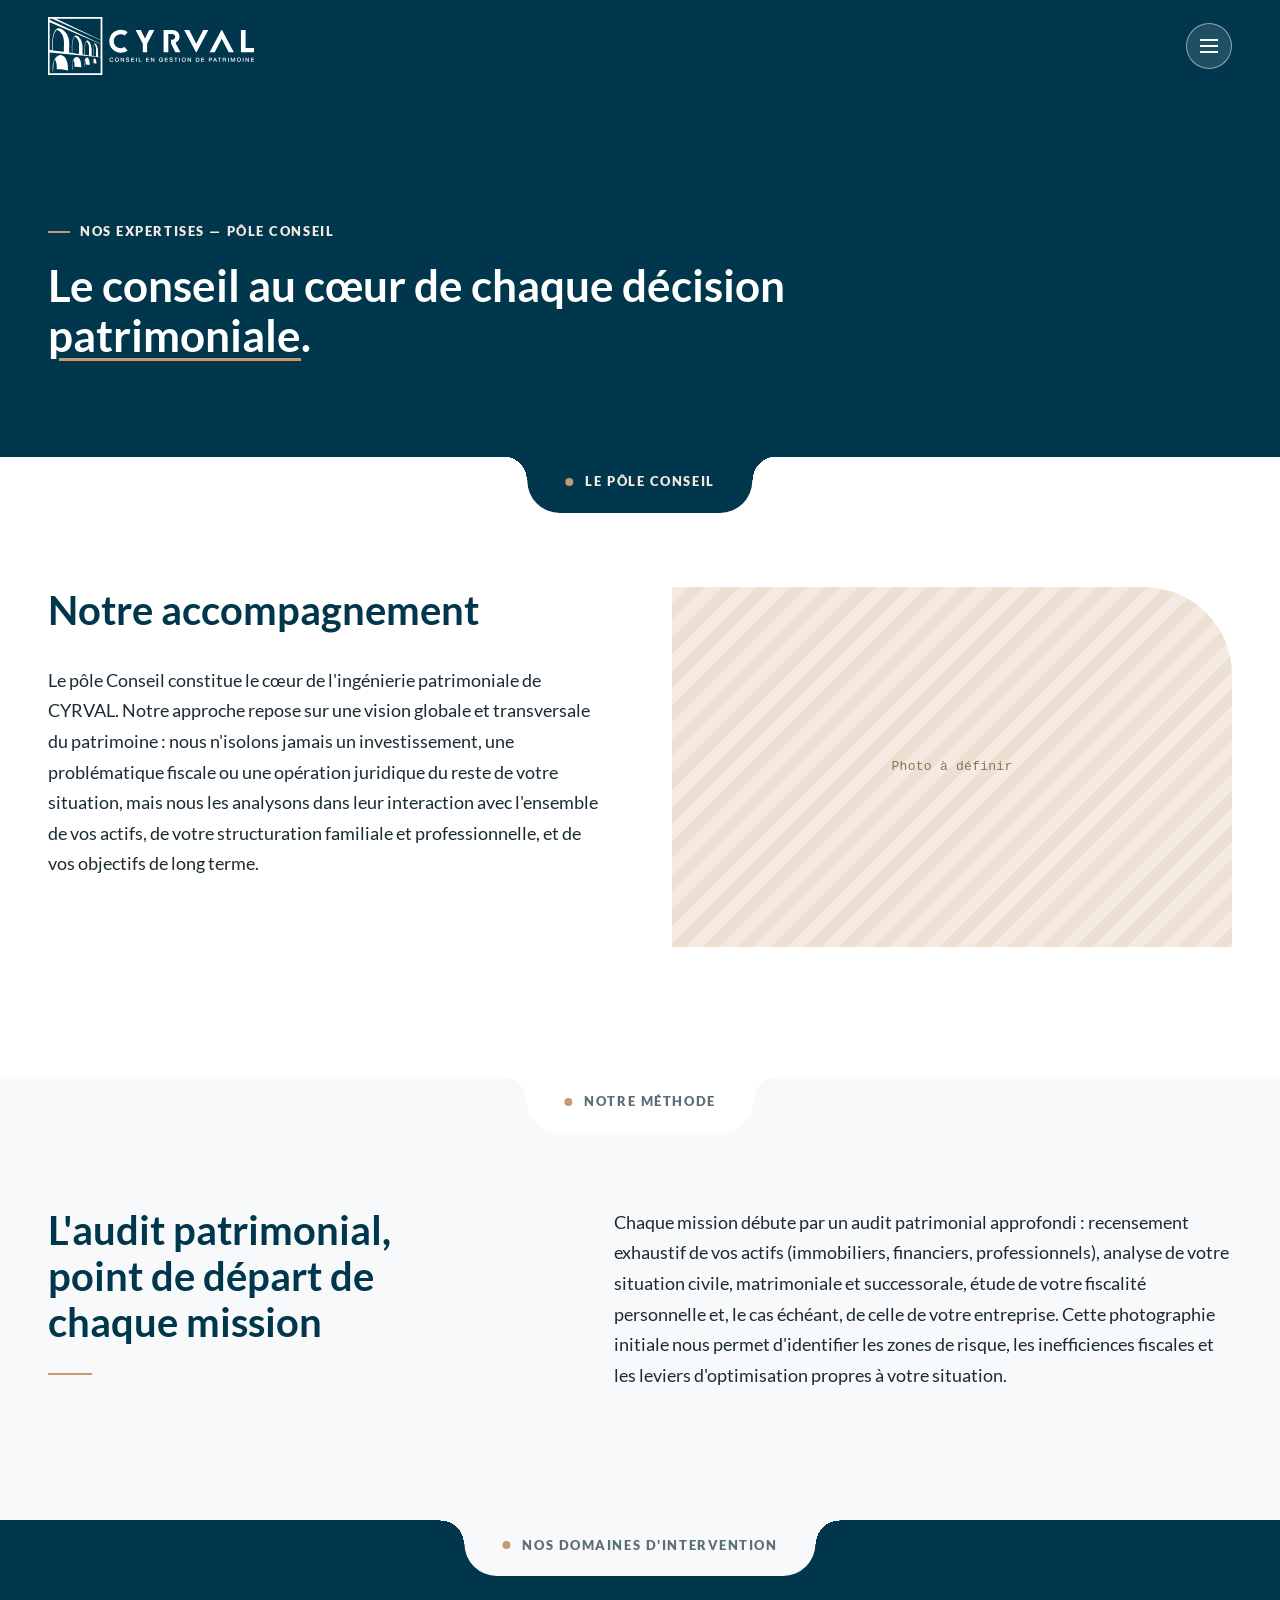
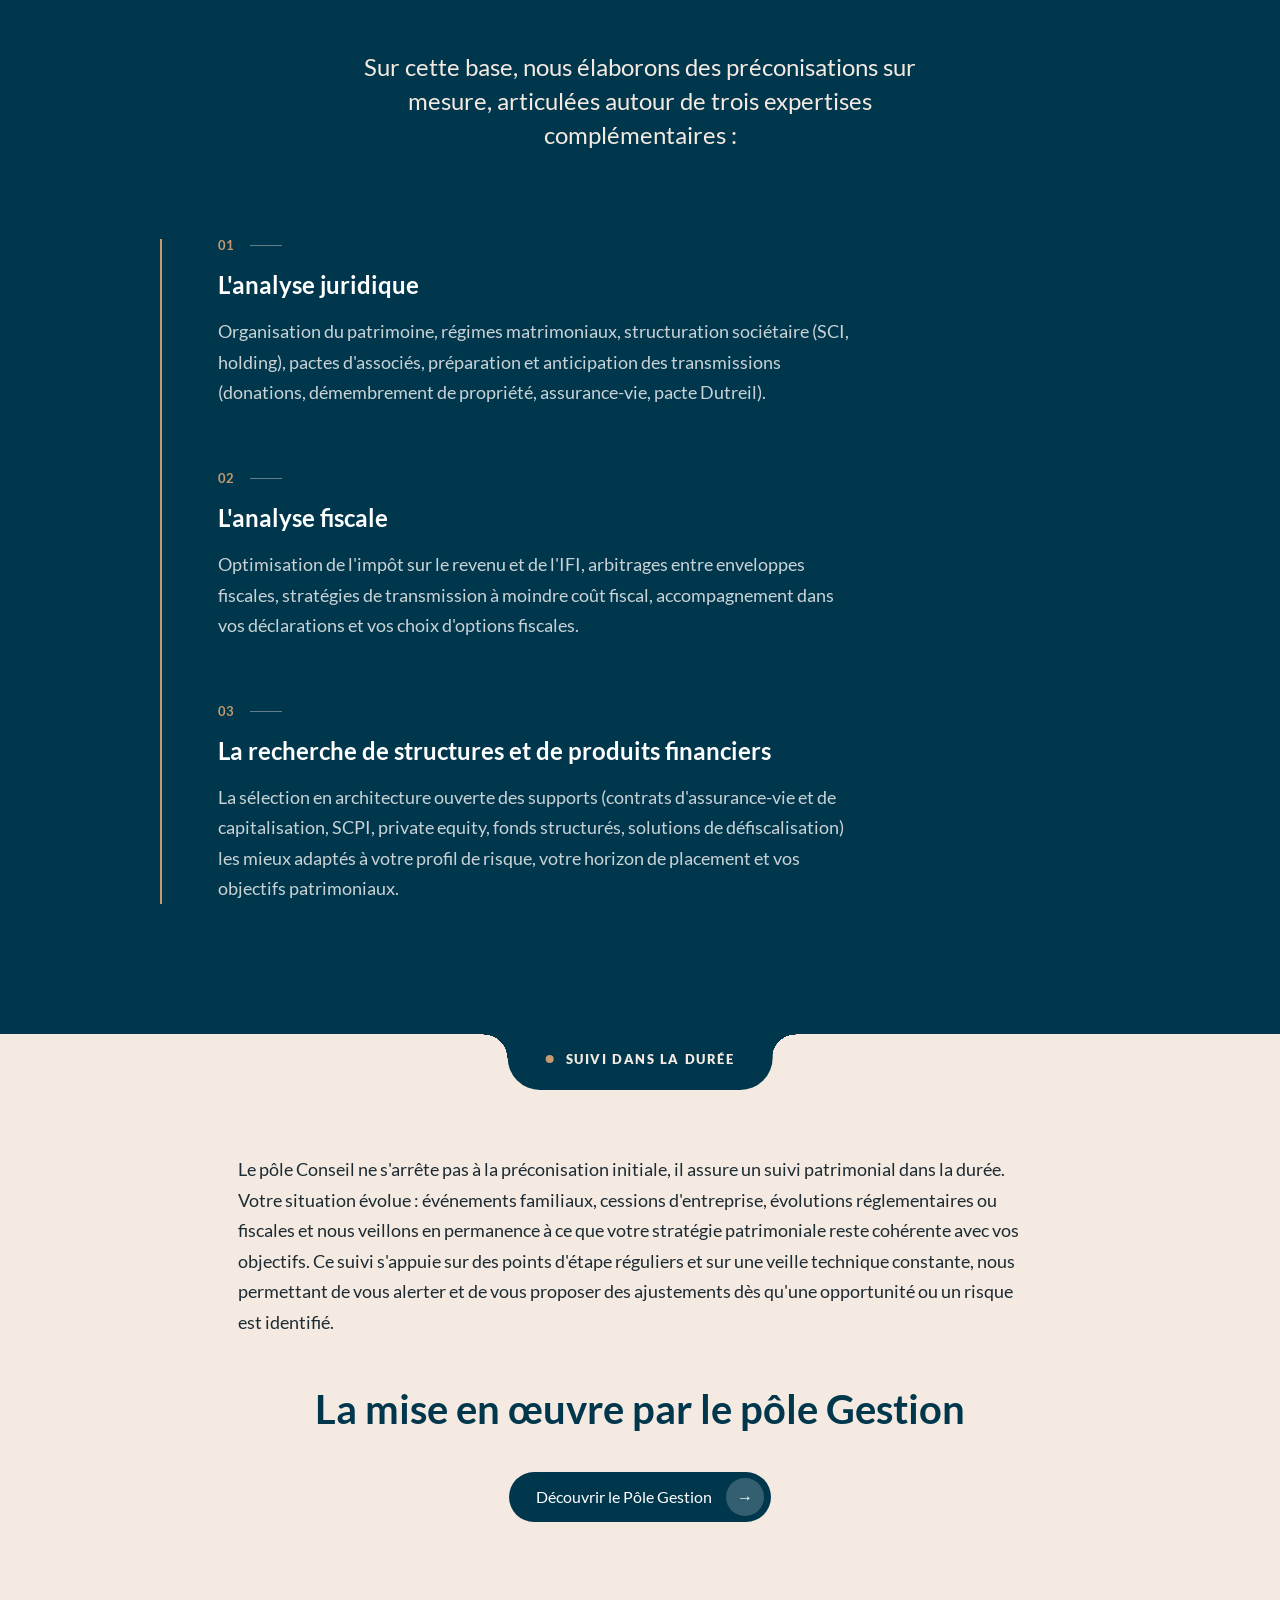
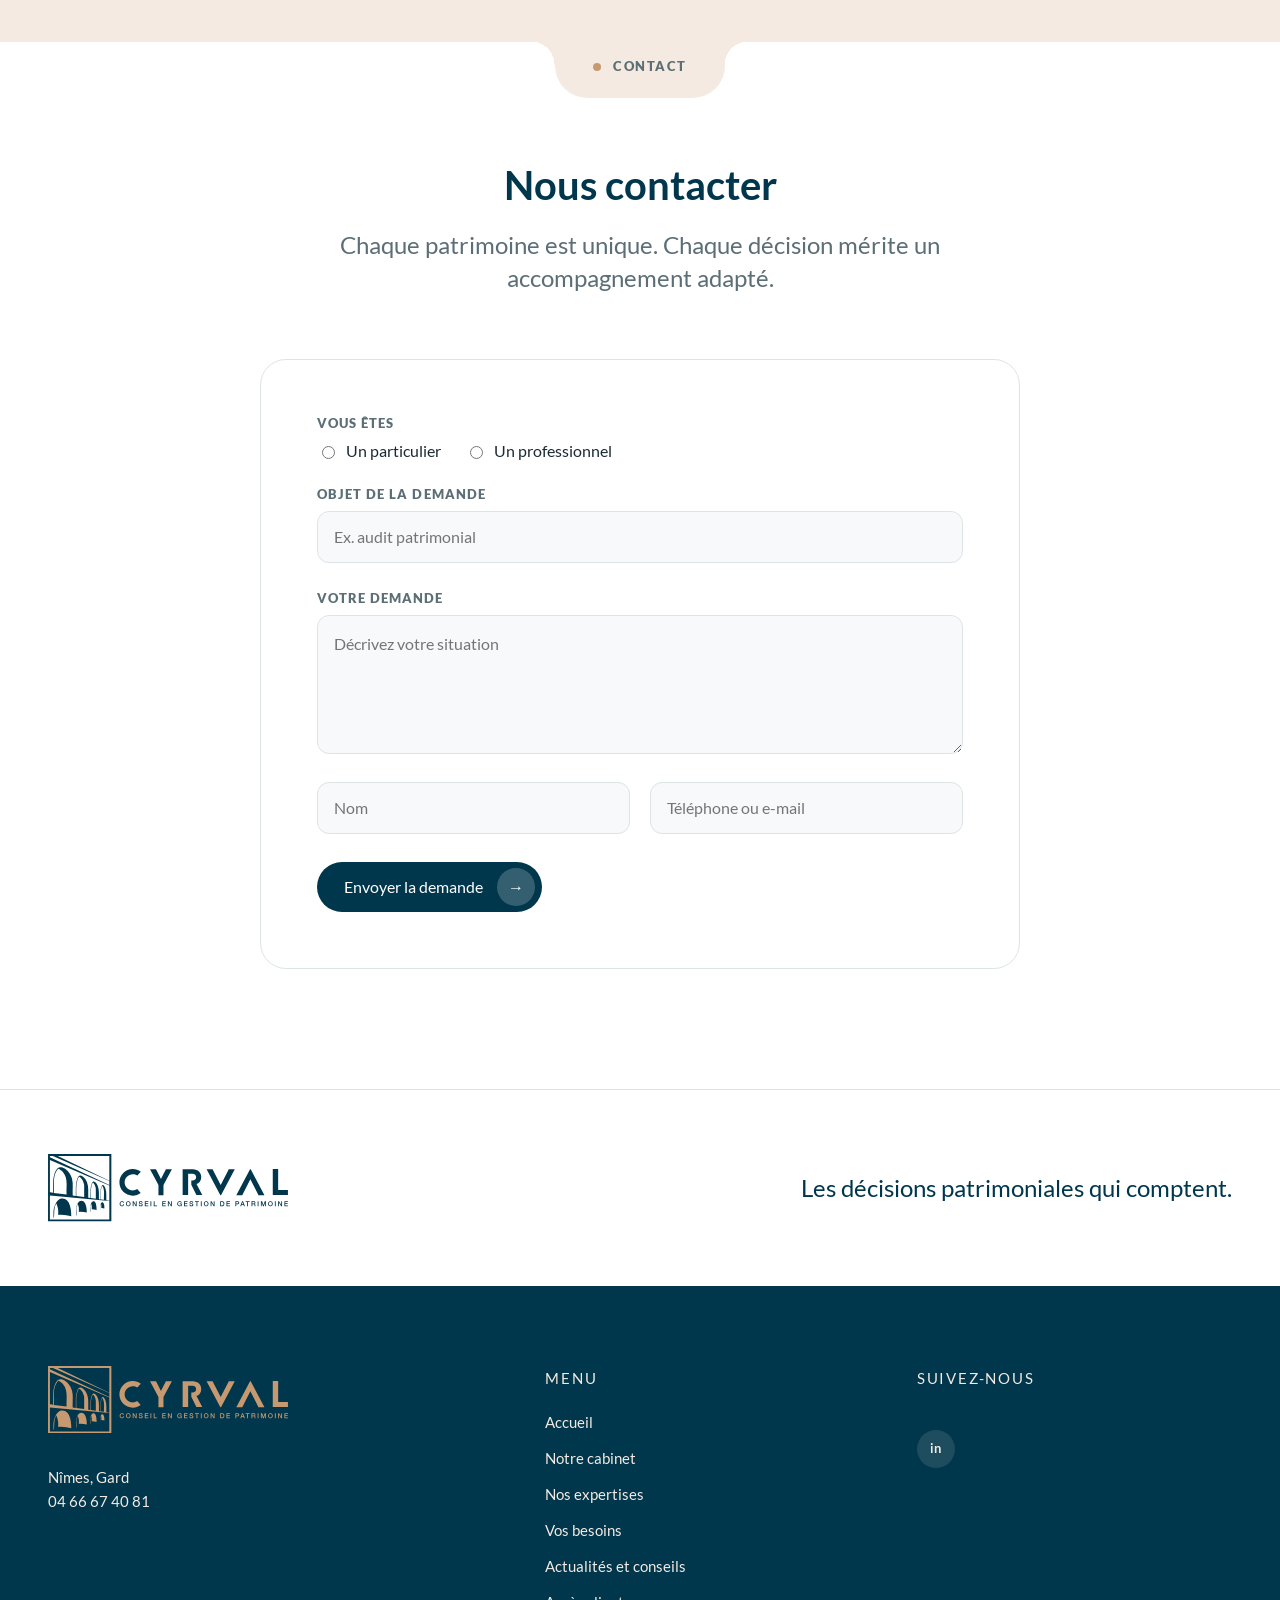
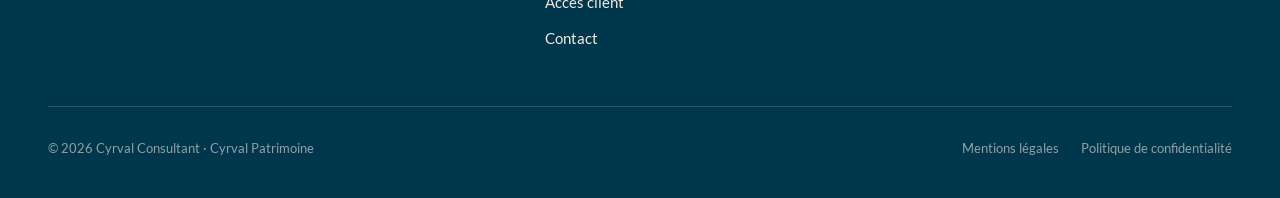
<file: pole-conseil.html>
<!DOCTYPE html>
<html lang="fr" class="no-js">
<head>
<meta charset="utf-8">
<meta name="viewport" content="width=device-width, initial-scale=1">
<meta name="robots" content="noindex, nofollow">
<title>CYRVAL — Pôle Conseil</title>
<meta name="description" content="Le pôle Conseil de CYRVAL : ingénierie patrimoniale, analyse juridique et fiscale, sélection de solutions et suivi dans la durée.">
<link rel="stylesheet" href="assets/css/cyrval.css">
<script>document.documentElement.className = 'js';</script>
</head>
<body>

<!-- Logo, défini une fois et réutilisé dans la page -->
<svg style="position:absolute;width:0;height:0;overflow:hidden" aria-hidden="true" focusable="false">
  <symbol id="logo-cyrval" viewBox="16.59 58.48 532.44 149.89">
    <g fill="currentColor">
      <path d="M157.12,58.48v149.89H16.59V58.48h140.53ZM152.58,62.82H37.99l114.6,54.93v-54.93ZM152.58,118.44L27.45,62.82h-6.68v3.02l131.81,61.66v-9.05ZM152.58,128.19L20.78,71.78v71.21l.58.47,6.39.75c.31-15.09-1.53-31,4.36-45.26,4.47-10.83,10.71-14.54,21.55-8.29,8,4.61,13.84,14.06,16.18,22.84,3.11,11.65.72,24.94,1.53,36.95l6.15,1.01.73-.51c.42-12.19-1.28-24.44,2.84-36.17,2.26-6.43,5.48-11.06,12.53-6.58,4.28,2.72,7.66,8.21,9.45,12.85,4.21,10.92,2.35,22.83,2.82,34.27l4.84.73c.32-10.23-.97-22.44,2.87-32.13,4.09-10.32,11.11-.46,13.34,5.32,3.66,9.49,2.42,19.63,2.62,29.59l3.48.35c.37-9.12-1.07-19.21,1.77-28.01,2.79-8.67,7.54-.96,9.14,3.71,2.89,8.44,1.78,17.04,2.04,25.81l.53.51,6.04.75v-33.78ZM57.74,148.39c-1.04-16.49,3.88-35.78-7.84-49.45-2.82-3.28-6.74-6.04-10.76-7.6-12.96,14.3-8.94,35.8-9.64,53.57l28.25,3.48ZM96.79,153.96v-25.94c0-1.25-.98-4.56-1.39-5.93-1.62-5.37-4.73-10.22-9.76-12.92-1.02-.24-3.32,5.42-3.68,6.47-3.88,11.46-2.31,23.93-2.57,35.84l17.4,2.47ZM122.6,157.79v-22.11c0-.87-.92-4.33-1.22-5.39-.98-3.39-2.51-6.39-5.23-8.7-1.42,1.4-2.06,3.53-2.59,5.42-2.58,9.3-1.6,19.45-1.72,29l10.76,1.79ZM137.24,129.24c-.67-.47-1.39,1.32-1.55,1.75-3.17,7.95-1.41,19.23-1.93,27.67l.57.82,6.4.75c-.68-10.31,2.47-21.78-3.49-30.99ZM152.58,162.66l-131.81-12.19v53.37h131.81v-41.18Z"/>
      <path d="M68.32,196.86c-9.44-2.53-19.33-4.5-29.12-3.06-.11-4.62.32-9.27-.4-13.84-.14-.89-3.16-12.36-4.2-11.57-.89,2.48-2.17,4.84-2.85,7.41-1.03,3.92-1.31,8.85-1.46,12.93-.22,6.16-.25,5.02-.43,11.18l-1.08-.3c-.22-13.34-.89-20.16,5.45-32.35,2.34-4.49,6.51-9.53,11.89-10.17,19.72-2.33,22.48,26.01,22.19,39.76Z"/>
      <path d="M79.81,194.72h-.92c.08-7.08-.55-13.96,1.31-20.88,1.77-6.58,6.61-15.22,14.63-10.5,5.59,3.28,7.23,13.66,7.65,19.6.13,1.77-.32,3.69.31,5.35-5.84-.63-11.92-1.88-17.78-1.22v-9.03c0-1.01-1.64-6.36-2.22-7.27-.24-.38-.28-.65-.84-.53l-2.15,8.42v16.07Z"/>
      <path d="M110.67,186.77c-.38.5-.56,0-.61-.45-.46-3.58.03-10.04.76-13.64.79-3.92,3.4-12.57,8.9-8.56,4.37,3.19,4.62,13.69,4.75,18.67-3.53-.72-7.09-1.55-10.73-1.53.07-3.93.14-7.89-1.23-11.63-.53.14-.69,1.29-.83,1.77-.33,1.11-1.01,3.79-1.01,4.81v10.56Z"/>
      <path d="M141.58,179.42c-2.18-.86-4.37-1.46-6.74-1.22-.2-2.37.4-5.28-.26-7.55-.12-.41-.12-.93-.66-1.02-1.26,3.67-.77,7.41-.92,11.17-.02.38.23,1.14-.31,1.07v-9.34c0-.99,1.35-4.78,2.01-5.64,2.13-2.79,4.74-.63,5.71,1.91.41,1.07,1.17,4.51,1.17,5.57v5.05Z"/>
    </g>
    <g fill="currentColor">
      <path d="M214.49,136.32c-2.84,1.88-6.23,2.98-9.89,2.98-9.96,0-18.03-8.07-18.03-18.03s8.07-18.03,18.03-18.03c3.74,0,7.22,1.14,10.1,3.09l7.73-8.68c-4.96-3.75-11.12-6-17.83-6-16.36,0-29.63,13.27-29.63,29.63s13.27,29.63,29.63,29.63c6.62,0,12.71-2.2,17.65-5.87l-7.75-8.71Z"/>
      <polygon points="515.3 91.96 515.3 149.55 549.03 149.55 549.03 138.54 527.27 138.54 527.27 91.96 515.3 91.96"/>
      <polygon points="496.85 149.79 466.31 92.2 466.21 92.2 464.98 92.2 464.88 92.2 434.34 149.79 447.56 149.79 465.59 114.52 483.62 149.79 496.85 149.79"/>
      <polygon points="430.98 92.2 400.44 149.79 400.34 149.79 399.11 149.79 399.01 149.79 368.47 92.2 381.69 92.2 399.72 127.47 417.75 92.2 430.98 92.2"/>
      <polygon points="278.23 92.2 272.78 102.86 267.2 113.78 261.62 102.86 256.17 92.2 242.94 92.2 261.62 127.42 261.62 148.47 261.62 149.79 272.78 149.79 272.78 148.47 272.78 127.42 291.46 92.2 278.23 92.2"/>
      <path d="M346.03,124.92c5.58-2.02,10.51-7.03,10.51-15.12,0-9.62-6.95-17.63-18.68-17.63h-22.56v57.56h12.2v-47.54h9.63c4.93,0,8.17,3.15,8.17,7.6s-3.23,7.6-8.17,7.6h-2.62v9.38l11.35,22.96h13.02l-12.85-24.82Z"/>
    </g>
    <g fill="currentColor">
      <path d="M183.39,166.9c-.08-.31-.19-.6-.33-.86-.14-.26-.32-.49-.54-.68-.22-.19-.48-.34-.78-.45-.3-.11-.64-.16-1.04-.16-.57,0-1.07.12-1.49.35-.42.23-.76.54-1.02.93-.26.39-.46.83-.58,1.32-.13.49-.19,1-.19,1.51s.06,1.02.19,1.51c.13.49.32.93.58,1.32.26.39.6.7,1.02.93.42.23.91.35,1.49.35.42,0,.8-.07,1.12-.22s.6-.35.83-.6.41-.56.54-.9c.13-.34.22-.71.26-1.1h1.84c-.04.64-.18,1.23-.42,1.77-.24.53-.56.99-.96,1.38-.4.39-.88.69-1.42.9-.54.21-1.14.32-1.8.32-.81,0-1.53-.15-2.17-.45-.64-.3-1.18-.7-1.62-1.22-.44-.51-.78-1.11-1.02-1.8-.24-.68-.36-1.41-.36-2.19s.12-1.49.36-2.18c.24-.68.58-1.28,1.02-1.8.44-.51.98-.92,1.62-1.22.64-.3,1.36-.45,2.17-.45.6,0,1.17.08,1.71.25.53.17,1,.41,1.41.73.41.32.74.7.99,1.16.25.45.41.97.47,1.56h-1.89Z"/>
      <path d="M194.65,163.21c.81,0,1.53.15,2.17.45.64.3,1.18.71,1.62,1.22.44.51.78,1.11,1.02,1.8s.35,1.41.35,2.18-.12,1.51-.35,2.19c-.24.69-.58,1.28-1.02,1.8-.44.51-.98.92-1.62,1.22-.64.3-1.36.45-2.17.45s-1.53-.15-2.17-.45c-.64-.3-1.18-.7-1.62-1.22-.44-.51-.78-1.11-1.02-1.8-.24-.68-.36-1.41-.36-2.19s.12-1.49.36-2.18c.24-.68.58-1.28,1.02-1.8.44-.51.98-.92,1.62-1.22.64-.3,1.36-.45,2.17-.45ZM194.65,164.75c-.57,0-1.07.12-1.49.35-.42.23-.76.54-1.02.93-.26.39-.46.83-.58,1.32-.13.49-.19,1-.19,1.51s.06,1.02.19,1.51c.13.49.32.93.58,1.32.26.39.6.7,1.02.93.42.23.91.35,1.49.35s1.07-.12,1.49-.35c.42-.23.76-.54,1.02-.93.26-.39.46-.83.58-1.32.13-.49.19-1,.19-1.51s-.06-1.02-.19-1.51c-.13-.49-.32-.93-.58-1.32-.26-.39-.6-.7-1.02-.93-.42-.23-.91-.35-1.49-.35Z"/>
      <path d="M204.5,163.47h1.99l4.92,7.95h.03v-7.95h1.8v10.79h-1.99l-4.91-7.93h-.05v7.93h-1.8v-10.79Z"/>
      <path d="M219.76,170.66c0,.41.07.77.21,1.06.14.29.34.53.59.72s.54.32.87.41c.33.09.68.13,1.07.13.41,0,.76-.05,1.06-.14.29-.1.53-.22.71-.37.18-.15.31-.33.39-.52.08-.2.12-.4.12-.6,0-.41-.09-.72-.28-.91-.19-.2-.39-.33-.61-.42-.38-.14-.83-.27-1.34-.4-.51-.13-1.14-.29-1.88-.49-.46-.12-.85-.28-1.16-.48s-.55-.42-.73-.66c-.18-.24-.31-.5-.39-.77-.08-.27-.11-.55-.11-.83,0-.54.11-1.01.34-1.41.23-.4.53-.73.9-.99.37-.26.8-.46,1.27-.58s.95-.19,1.44-.19c.56,0,1.1.07,1.59.22s.94.36,1.31.66c.38.29.68.65.9,1.08.22.43.33.92.33,1.49h-1.89c-.05-.69-.29-1.19-.71-1.47-.42-.29-.96-.43-1.62-.43-.22,0-.45.02-.68.07-.23.05-.44.12-.64.23-.19.11-.35.25-.48.43-.13.18-.19.41-.19.68,0,.38.12.68.36.9.24.22.55.38.93.49.04.01.2.05.48.13s.59.16.93.25c.34.09.68.18,1,.26.33.09.56.15.7.19.35.11.66.26.92.45.26.19.48.41.66.66s.31.51.39.79.13.56.13.85c0,.6-.12,1.12-.37,1.55-.25.43-.57.78-.97,1.05-.4.27-.86.47-1.38.6-.51.13-1.04.19-1.57.19-.61,0-1.19-.08-1.74-.23-.54-.15-1.02-.38-1.42-.69-.4-.31-.73-.71-.97-1.2-.24-.49-.37-1.06-.38-1.73h1.89Z"/>
      <path d="M231.35,163.47h7.77v1.63h-5.88v2.82h5.44v1.54h-5.44v3.16h5.98v1.63h-7.87v-10.79Z"/>
      <path d="M243.9,163.47h1.89v10.79h-1.89v-10.79Z"/>
      <path d="M251.14,163.47h1.89v9.16h5.48v1.63h-7.37v-10.79Z"/>
      <path d="M270.08,163.47h7.77v1.63h-5.88v2.82h5.44v1.54h-5.44v3.16h5.98v1.63h-7.87v-10.79Z"/>
      <path d="M282.56,163.47h1.99l4.92,7.95h.03v-7.95h1.8v10.79h-1.99l-4.91-7.93h-.05v7.93h-1.8v-10.79Z"/>
      <path d="M313.23,174.25h-1.21l-.29-1.27c-.5.57-1.01.97-1.51,1.19-.5.22-1.08.33-1.74.33-.81,0-1.53-.15-2.17-.45-.64-.3-1.18-.7-1.62-1.22-.44-.51-.78-1.11-1.02-1.8-.24-.68-.35-1.41-.35-2.19s.12-1.49.35-2.18c.24-.68.58-1.28,1.02-1.8.44-.51.98-.92,1.62-1.22.64-.3,1.36-.45,2.17-.45.58,0,1.14.08,1.67.23.53.16,1,.39,1.41.69.41.31.75.69,1.03,1.16.27.46.44,1,.51,1.6h-1.84c-.05-.35-.16-.66-.32-.93-.17-.27-.38-.49-.63-.67-.25-.18-.53-.32-.85-.41-.31-.09-.64-.14-.98-.14-.57,0-1.07.12-1.49.35-.42.23-.76.54-1.02.93-.26.39-.46.83-.58,1.32-.13.49-.19,1-.19,1.51s.06,1.02.19,1.51c.13.49.32.93.58,1.32.26.39.6.7,1.02.93s.91.35,1.49.35c.48.01.91-.05,1.28-.19s.69-.33.94-.59c.26-.26.45-.57.58-.94.13-.37.2-.79.21-1.24h-2.87v-1.44h4.59v5.68Z"/>
      <path d="M318.32,163.47h7.77v1.63h-5.88v2.82h5.44v1.54h-5.44v3.16h5.98v1.63h-7.87v-10.79Z"/>
      <path d="M332.11,170.66c0,.41.07.77.21,1.06.14.29.34.53.59.72.25.19.54.32.87.41.33.09.68.13,1.07.13.41,0,.76-.05,1.06-.14.29-.1.53-.22.71-.37.18-.15.31-.33.39-.52.08-.2.12-.4.12-.6,0-.41-.09-.72-.28-.91-.19-.2-.39-.33-.61-.42-.38-.14-.83-.27-1.34-.4-.51-.13-1.14-.29-1.88-.49-.46-.12-.85-.28-1.16-.48s-.55-.42-.73-.66c-.18-.24-.31-.5-.39-.77-.08-.27-.11-.55-.11-.83,0-.54.11-1.01.34-1.41.23-.4.53-.73.9-.99.37-.26.8-.46,1.27-.58s.95-.19,1.44-.19c.56,0,1.1.07,1.59.22s.94.36,1.31.66c.38.29.68.65.9,1.08.22.43.33.92.33,1.49h-1.89c-.05-.69-.29-1.19-.71-1.47-.42-.29-.96-.43-1.62-.43-.22,0-.45.02-.68.07-.23.05-.44.12-.64.23-.19.11-.35.25-.48.43-.13.18-.19.41-.19.68,0,.38.12.68.36.9.24.22.55.38.93.49.04.01.2.05.48.13s.59.16.93.25c.34.09.68.18,1,.26.33.09.56.15.7.19.35.11.66.26.92.45.26.19.48.41.66.66.18.25.31.51.39.79s.13.56.13.85c0,.6-.12,1.12-.37,1.55-.25.43-.57.78-.97,1.05-.4.27-.86.47-1.38.6-.51.13-1.04.19-1.57.19-.61,0-1.19-.08-1.74-.23-.54-.15-1.02-.38-1.42-.69-.4-.31-.73-.71-.97-1.2-.24-.49-.37-1.06-.38-1.73h1.89Z"/>
      <path d="M342.68,163.47h8.73v1.63h-3.43v9.16h-1.89v-9.16h-3.41v-1.63Z"/>
      <path d="M355.7,163.47h1.89v10.79h-1.89v-10.79Z"/>
      <path d="M367.53,163.21c.81,0,1.53.15,2.17.45.64.3,1.18.71,1.62,1.22.44.51.78,1.11,1.02,1.8.24.68.35,1.41.35,2.18s-.12,1.51-.35,2.19c-.24.69-.58,1.28-1.02,1.8-.44.51-.98.92-1.62,1.22-.64.3-1.36.45-2.17.45s-1.53-.15-2.17-.45c-.64-.3-1.18-.7-1.62-1.22-.44-.51-.78-1.11-1.02-1.8-.24-.68-.36-1.41-.36-2.19s.12-1.49.36-2.18c.24-.68.58-1.28,1.02-1.8.44-.51.98-.92,1.62-1.22.64-.3,1.36-.45,2.17-.45ZM367.53,164.75c-.57,0-1.07.12-1.49.35-.42.23-.76.54-1.02.93-.26.39-.46.83-.58,1.32-.13.49-.19,1-.19,1.51s.06,1.02.19,1.51c.13.49.32.93.58,1.32.26.39.6.7,1.02.93.42.23.91.35,1.49.35s1.07-.12,1.49-.35c.42-.23.76-.54,1.02-.93.26-.39.46-.83.58-1.32.13-.49.19-1,.19-1.51s-.06-1.02-.19-1.51c-.13-.49-.32-.93-.58-1.32-.26-.39-.6-.7-1.02-.93-.42-.23-.91-.35-1.49-.35Z"/>
      <path d="M377.38,163.47h1.99l4.92,7.95h.03v-7.95h1.8v10.79h-1.99l-4.91-7.93h-.05v7.93h-1.8v-10.79Z"/>
      <path d="M398.63,163.47h4.47c.83,0,1.54.14,2.14.42.6.28,1.1.67,1.48,1.16s.67,1.06.85,1.71c.19.65.28,1.35.28,2.1s-.09,1.45-.28,2.1-.47,1.23-.85,1.71-.88.87-1.48,1.16c-.6.28-1.32.42-2.14.42h-4.47v-10.79ZM400.52,172.71h1.86c.73,0,1.34-.1,1.81-.29.47-.2.84-.47,1.1-.82.27-.35.45-.75.54-1.22.1-.47.14-.97.14-1.52s-.05-1.05-.14-1.52c-.1-.47-.28-.88-.54-1.22-.27-.35-.63-.62-1.1-.82-.47-.2-1.07-.29-1.81-.29h-1.86v7.7Z"/>
      <path d="M412.58,163.47h7.77v1.63h-5.88v2.82h5.44v1.54h-5.44v3.16h5.98v1.63h-7.87v-10.79Z"/>
      <path d="M432.37,163.47h4.76c.77,0,1.39.11,1.87.33.48.22.86.5,1.12.83.26.33.44.69.54,1.09.1.39.14.76.14,1.09s-.05.69-.14,1.08c-.1.39-.27.75-.54,1.08-.26.33-.64.61-1.12.82-.48.22-1.11.32-1.87.32h-2.87v4.14h-1.89v-10.79ZM434.26,168.57h2.76c.21,0,.43-.03.65-.09.22-.06.43-.16.61-.3.19-.14.34-.32.45-.54s.17-.51.17-.85-.05-.64-.15-.88c-.1-.23-.24-.42-.41-.55-.17-.14-.37-.23-.59-.28-.22-.05-.46-.08-.71-.08h-2.79v3.57Z"/>
      <path d="M447.25,163.47h2.01l4.16,10.79h-2.02l-1.01-2.86h-4.31l-1.01,2.86h-1.95l4.14-10.79ZM446.59,169.96h3.29l-1.62-4.64h-.05l-1.63,4.64Z"/>
      <path d="M455.06,163.47h8.73v1.63h-3.43v9.16h-1.89v-9.16h-3.41v-1.63Z"/>
      <path d="M468.09,163.47h5.15c1.19,0,2.08.26,2.67.77.59.51.89,1.23.89,2.14,0,.51-.08.94-.23,1.28-.15.34-.33.61-.53.82-.2.21-.4.35-.6.45-.2.09-.34.15-.43.18v.03c.16.02.33.07.52.15.19.08.36.21.52.39.16.18.3.41.4.69.11.28.16.64.16,1.06,0,.63.05,1.21.14,1.73.1.52.24.89.45,1.11h-2.02c-.14-.23-.22-.49-.25-.77-.03-.28-.04-.55-.04-.82,0-.49-.03-.92-.09-1.28-.06-.36-.17-.65-.33-.89-.16-.24-.38-.41-.66-.52s-.63-.17-1.06-.17h-2.78v4.44h-1.89v-10.79ZM469.97,168.38h3.1c.6,0,1.06-.14,1.38-.43.31-.29.47-.72.47-1.29,0-.34-.05-.62-.15-.84s-.24-.39-.42-.51-.38-.2-.6-.24-.46-.06-.7-.06h-3.07v3.37Z"/>
      <path d="M481.76,163.47h1.89v10.79h-1.89v-10.79Z"/>
      <path d="M488.96,163.47h2.66l2.98,8.45h.03l2.9-8.45h2.63v10.79h-1.8v-8.32h-.03l-2.99,8.32h-1.56l-2.99-8.32h-.03v8.32h-1.8v-10.79Z"/>
      <path d="M510.05,163.21c.81,0,1.53.15,2.17.45.64.3,1.18.71,1.62,1.22.44.51.78,1.11,1.02,1.8.24.68.35,1.41.35,2.18s-.12,1.51-.35,2.19c-.24.69-.58,1.28-1.02,1.8-.44.51-.98.92-1.62,1.22-.64.3-1.36.45-2.17.45s-1.53-.15-2.17-.45c-.64-.3-1.18-.7-1.62-1.22-.44-.51-.78-1.11-1.02-1.8-.24-.68-.36-1.41-.36-2.19s.12-1.49.36-2.18c.24-.68.58-1.28,1.02-1.8.44-.51.98-.92,1.62-1.22.64-.3,1.36-.45,2.17-.45ZM510.05,164.75c-.57,0-1.07.12-1.49.35-.42.23-.76.54-1.02.93-.26.39-.46.83-.58,1.32-.13.49-.19,1-.19,1.51s.06,1.02.19,1.51c.13.49.32.93.58,1.32.26.39.6.7,1.02.93.42.23.91.35,1.49.35s1.07-.12,1.49-.35c.42-.23.76-.54,1.02-.93.26-.39.46-.83.58-1.32.13-.49.19-1,.19-1.51s-.06-1.02-.19-1.51c-.13-.49-.32-.93-.58-1.32-.26-.39-.6-.7-1.02-.93-.42-.23-.91-.35-1.49-.35Z"/>
      <path d="M519.98,163.47h1.89v10.79h-1.89v-10.79Z"/>
      <path d="M527.14,163.47h1.99l4.92,7.95h.03v-7.95h1.8v10.79h-1.99l-4.91-7.93h-.05v7.93h-1.8v-10.79Z"/>
      <path d="M541.16,163.47h7.77v1.63h-5.88v2.82h5.44v1.54h-5.44v3.16h5.98v1.63h-7.87v-10.79Z"/>
    </g>
  </symbol>
</svg>

<header class="entete" data-entete>
  <div class="entete__inner">
    <a class="entete__logo" href="index.html" aria-label="CYRVAL, retour à l'accueil">
      <svg viewBox="0 0 532.44 149.89"><use href="#logo-cyrval"></use></svg>
    </a>

    <nav class="nav" aria-label="Navigation principale">
      <a href="index.html">Accueil</a>
      <div class="nav-groupe">
        <button class="nav-groupe__label" type="button" aria-haspopup="true" aria-expanded="false">Notre cabinet</button>
        <div class="nav-groupe__menu">
          <a href="notre-histoire.html">Notre histoire</a>
          <a href="notre-equipe.html">Notre équipe</a>
          <a href="notre-methode.html">Notre méthode</a>
        </div>
      </div>
      <div class="nav-groupe">
        <button class="nav-groupe__label est-active" type="button" aria-haspopup="true" aria-expanded="false">Nos expertises</button>
        <div class="nav-groupe__menu">
          <a class="est-active" href="pole-conseil.html">Pôle Conseil</a>
          <a href="pole-gestion.html">Pôle Gestion</a>
        </div>
      </div>
      <div class="nav-groupe">
        <button class="nav-groupe__label" type="button" aria-haspopup="true" aria-expanded="false">Vos besoins</button>
        <div class="nav-groupe__menu">
          <a href="particuliers.html">Particuliers</a>
          <a href="dirigeants.html">Dirigeants</a>
        </div>
      </div>
      <a href="actualites.html">Actualités et conseils</a>
      <a href="#contact">Contact</a>
    </nav>

    <div class="entete__actions">
      <a class="lien-acces" href="acces-client.html">Accès client ↗</a>
      <a class="lien-linkedin" href="#" aria-label="CYRVAL sur LinkedIn">in</a>
    </div>

    <button class="burger" type="button" data-burger aria-expanded="false" aria-label="Ouvrir le menu">
      <span class="burger__trait"></span>
    </button>
  </div>

  <div class="menu-mobile">
    <div class="menu-mobile__inner">
      <a href="index.html">Accueil</a>
      <p class="menu-mobile__rubrique">Notre cabinet</p>
      <a class="menu-mobile__sous" href="notre-histoire.html">Notre histoire</a>
      <a class="menu-mobile__sous" href="notre-equipe.html">Notre équipe</a>
      <a class="menu-mobile__sous" href="notre-methode.html">Notre méthode</a>
      <p class="menu-mobile__rubrique">Nos expertises</p>
      <a class="menu-mobile__sous est-active" href="pole-conseil.html">Pôle Conseil</a>
      <a class="menu-mobile__sous" href="pole-gestion.html">Pôle Gestion</a>
      <p class="menu-mobile__rubrique">Vos besoins</p>
      <a class="menu-mobile__sous" href="particuliers.html">Particuliers</a>
      <a class="menu-mobile__sous" href="dirigeants.html">Dirigeants</a>
      <a href="actualites.html">Actualités et conseils</a>
      <a href="#contact">Contact</a>
      <div class="menu-mobile__pied">
        <a class="lien-acces" href="acces-client.html">Accès client ↗</a>
        <a class="lien-linkedin" href="#" aria-label="CYRVAL sur LinkedIn">in</a>
      </div>
    </div>
  </div>
</header>

<main>

  <!-- 1. Hero -->
  <section class="hero-page reveal" data-reveal>
    <div class="hero-page__contenu">
      <p class="surtitre surtitre--trait surtitre--clair">Nos expertises — Pôle Conseil</p>
      <h1 class="hero-page__titre">Le conseil au cœur de chaque décision <span class="souligne-or">patrimoniale</span>.</h1>
    </div>
  </section>

  <!-- 2. Notre accompagnement -->
  <section class="section--blanc" style="--precedent: var(--bleu);">
    <p class="decroche decroche--clair"><span class="decroche__point"></span>Le pôle Conseil</p>
    <div class="wrap accompagnement reveal" data-reveal>
      <div class="accompagnement__texte">
        <h2 class="titre-section">Notre accompagnement</h2>
        <p class="texte">Le pôle Conseil constitue le cœur de l'ingénierie patrimoniale de CYRVAL. Notre approche repose sur une vision globale et transversale du patrimoine : nous n'isolons jamais un investissement, une problématique fiscale ou une opération juridique du reste de votre situation, mais nous les analysons dans leur interaction avec l'ensemble de vos actifs, de votre structuration familiale et professionnelle, et de vos objectifs de long terme.</p>
      </div>
      <div class="accompagnement__visuel">
        <div class="media media--biseau media--vide">
          <p class="media__legende">Photo à définir</p>
        </div>
      </div>
    </div>
  </section>

  <!-- 3. Notre méthode -->
  <section class="section--fond" style="--precedent: var(--blanc);">
    <p class="decroche"><span class="decroche__point"></span>Notre méthode</p>
    <div class="wrap methode-page reveal" data-reveal>
      <div class="methode-page__titre">
        <h2 class="titre-section">L'audit patrimonial, point de départ de chaque mission</h2>
        <div class="filet-or"></div>
      </div>
      <p class="texte">Chaque mission débute par un audit patrimonial approfondi : recensement exhaustif de vos actifs (immobiliers, financiers, professionnels), analyse de votre situation civile, matrimoniale et successorale, étude de votre fiscalité personnelle et, le cas échéant, de celle de votre entreprise. Cette photographie initiale nous permet d'identifier les zones de risque, les inefficiences fiscales et les leviers d'optimisation propres à votre situation.</p>
    </div>
  </section>

  <!-- 4. Nos domaines d'intervention -->
  <section class="section--bleu" style="--precedent: var(--fond);">
    <p class="decroche"><span class="decroche__point"></span>Nos domaines d'intervention</p>
    <div class="wrap reveal" data-reveal>
      <div class="domaines__entete">
        <p class="chapo chapo--clair" style="margin: 0 auto;">Sur cette base, nous élaborons des préconisations sur mesure, articulées autour de trois expertises complémentaires :</p>
      </div>
      <div class="domaines__corps" data-sequence="verticale">
        <div class="domaines__rail">
          <div class="domaines__progression" data-progression></div>
        </div>
        <div class="domaines__liste">
          <article class="domaine" data-etape>
            <p class="domaine__numero">01</p>
            <h3 class="domaine__titre">L'analyse juridique</h3>
            <p class="texte texte--doux domaine__texte">Organisation du patrimoine, régimes matrimoniaux, structuration sociétaire (SCI, holding), pactes d'associés, préparation et anticipation des transmissions (donations, démembrement de propriété, assurance-vie, pacte Dutreil).</p>
          </article>
          <article class="domaine" data-etape>
            <p class="domaine__numero">02</p>
            <h3 class="domaine__titre">L'analyse fiscale</h3>
            <p class="texte texte--doux domaine__texte">Optimisation de l'impôt sur le revenu et de l'IFI, arbitrages entre enveloppes fiscales, stratégies de transmission à moindre coût fiscal, accompagnement dans vos déclarations et vos choix d'options fiscales.</p>
          </article>
          <article class="domaine" data-etape>
            <p class="domaine__numero">03</p>
            <h3 class="domaine__titre">La recherche de structures et de produits financiers</h3>
            <p class="texte texte--doux domaine__texte">La sélection en architecture ouverte des supports (contrats d'assurance-vie et de capitalisation, SCPI, private equity, fonds structurés, solutions de défiscalisation) les mieux adaptés à votre profil de risque, votre horizon de placement et vos objectifs patrimoniaux.</p>
          </article>
        </div>
      </div>
    </div>
  </section>

  <!-- 5. Suivi dans la durée -->
  <section class="section--sable" style="--precedent: var(--bleu);">
    <p class="decroche decroche--clair"><span class="decroche__point"></span>Suivi dans la durée</p>
    <div class="transition-bloc reveal" data-reveal>
      <p class="texte">Le pôle Conseil ne s'arrête pas à la préconisation initiale, il assure un suivi patrimonial dans la durée. Votre situation évolue : événements familiaux, cessions d'entreprise, évolutions réglementaires ou fiscales et nous veillons en permanence à ce que votre stratégie patrimoniale reste cohérente avec vos objectifs. Ce suivi s'appuie sur des points d'étape réguliers et sur une veille technique constante, nous permettant de vous alerter et de vous proposer des ajustements dès qu'une opportunité ou un risque est identifié.</p>
      <h2 class="titre-section">La mise en œuvre par le pôle Gestion</h2>
      <a class="btn" href="pole-gestion.html">Découvrir le Pôle Gestion<span class="btn__fleche" aria-hidden="true">→</span></a>
    </div>
  </section>

  <!-- 6. Nous contacter -->
  <section id="contact" class="section--blanc" style="--precedent: var(--sable);">
    <p class="decroche"><span class="decroche__point"></span>Contact</p>
    <div class="wrap--court wrap reveal" data-reveal>
      <div class="entete-bloc">
        <h2 class="titre-section">Nous contacter</h2>
        <p class="chapo">Chaque patrimoine est unique. Chaque décision mérite un accompagnement adapté.</p>
      </div>
      <form class="formulaire" onsubmit="return false;">
        <div>
          <p class="formulaire__legende">Vous êtes</p>
          <div class="choix">
            <label><input type="radio" name="profil" value="particulier"> Un particulier</label>
            <label><input type="radio" name="profil" value="professionnel"> Un professionnel</label>
          </div>
        </div>
        <label class="champ">
          <span class="champ__label">Objet de la demande</span>
          <input type="text" placeholder="Ex. audit patrimonial">
        </label>
        <label class="champ">
          <span class="champ__label">Votre demande</span>
          <textarea rows="4" placeholder="Décrivez votre situation"></textarea>
        </label>
        <div class="champs-double">
          <input type="text" placeholder="Nom" aria-label="Nom">
          <input type="text" placeholder="Téléphone ou e-mail" aria-label="Téléphone ou e-mail">
        </div>
        <div>
          <button class="btn" type="submit">Envoyer la demande<span class="btn__fleche" aria-hidden="true">→</span></button>
        </div>
      </form>
    </div>
  </section>

  <!-- 7. Signature -->
  <section class="signature">
    <div class="signature__inner reveal" data-reveal>
      <svg viewBox="0 0 532.44 149.89" aria-hidden="true"><use href="#logo-cyrval"></use></svg>
      <p class="signature__phrase">Les décisions patrimoniales qui comptent.</p>
    </div>
  </section>

</main>

<footer class="pied">
  <div class="pied__inner">
    <div class="pied__haut">
      <div>
        <svg class="pied__logo" viewBox="0 0 532.44 149.89" aria-hidden="true"><use href="#logo-cyrval"></use></svg>
        <p>Nîmes, Gard</p>
        <p>04 66 67 40 81</p>
      </div>
      <div>
        <p class="pied__titre">Menu</p>
        <nav class="pied__liens" aria-label="Navigation de pied de page">
          <a href="index.html">Accueil</a>
          <a href="notre-histoire.html">Notre cabinet</a>
          <a href="pole-conseil.html">Nos expertises</a>
          <a href="particuliers.html">Vos besoins</a>
          <a href="actualites.html">Actualités et conseils</a>
          <a href="acces-client.html">Accès client</a>
          <a href="#contact">Contact</a>
        </nav>
      </div>
      <div class="pied__reseaux">
        <p class="pied__titre">Suivez-nous</p>
        <a class="lien-linkedin" href="#" aria-label="CYRVAL sur LinkedIn">in</a>
      </div>
    </div>
    <div class="pied__bas">
      <span>© 2026 Cyrval Consultant · Cyrval Patrimoine</span>
      <span class="pied__legal">
        <a href="mentions-legales.html">Mentions légales</a>
        <a href="politique-confidentialite.html">Politique de confidentialité</a>
      </span>
    </div>
  </div>
</footer>

<script src="assets/js/cyrval.js" defer></script>
</body>
</html>
</file>
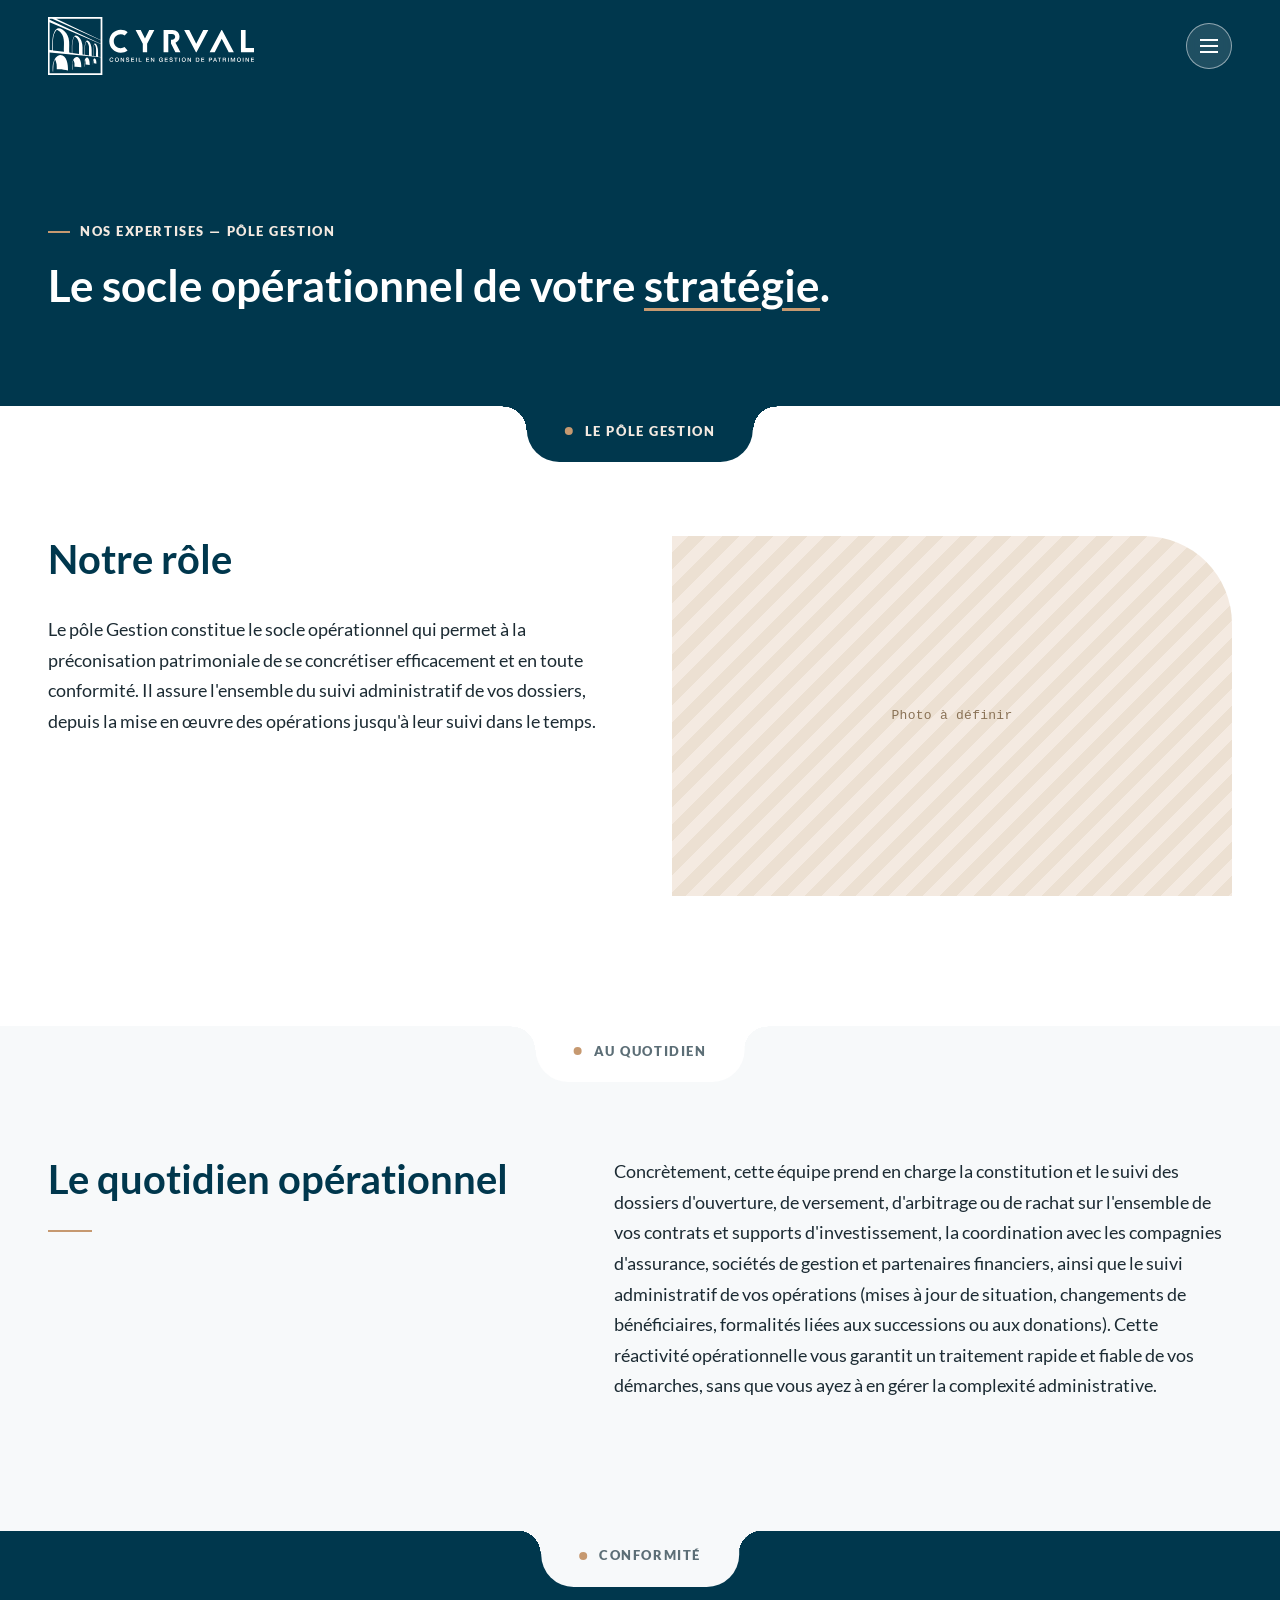
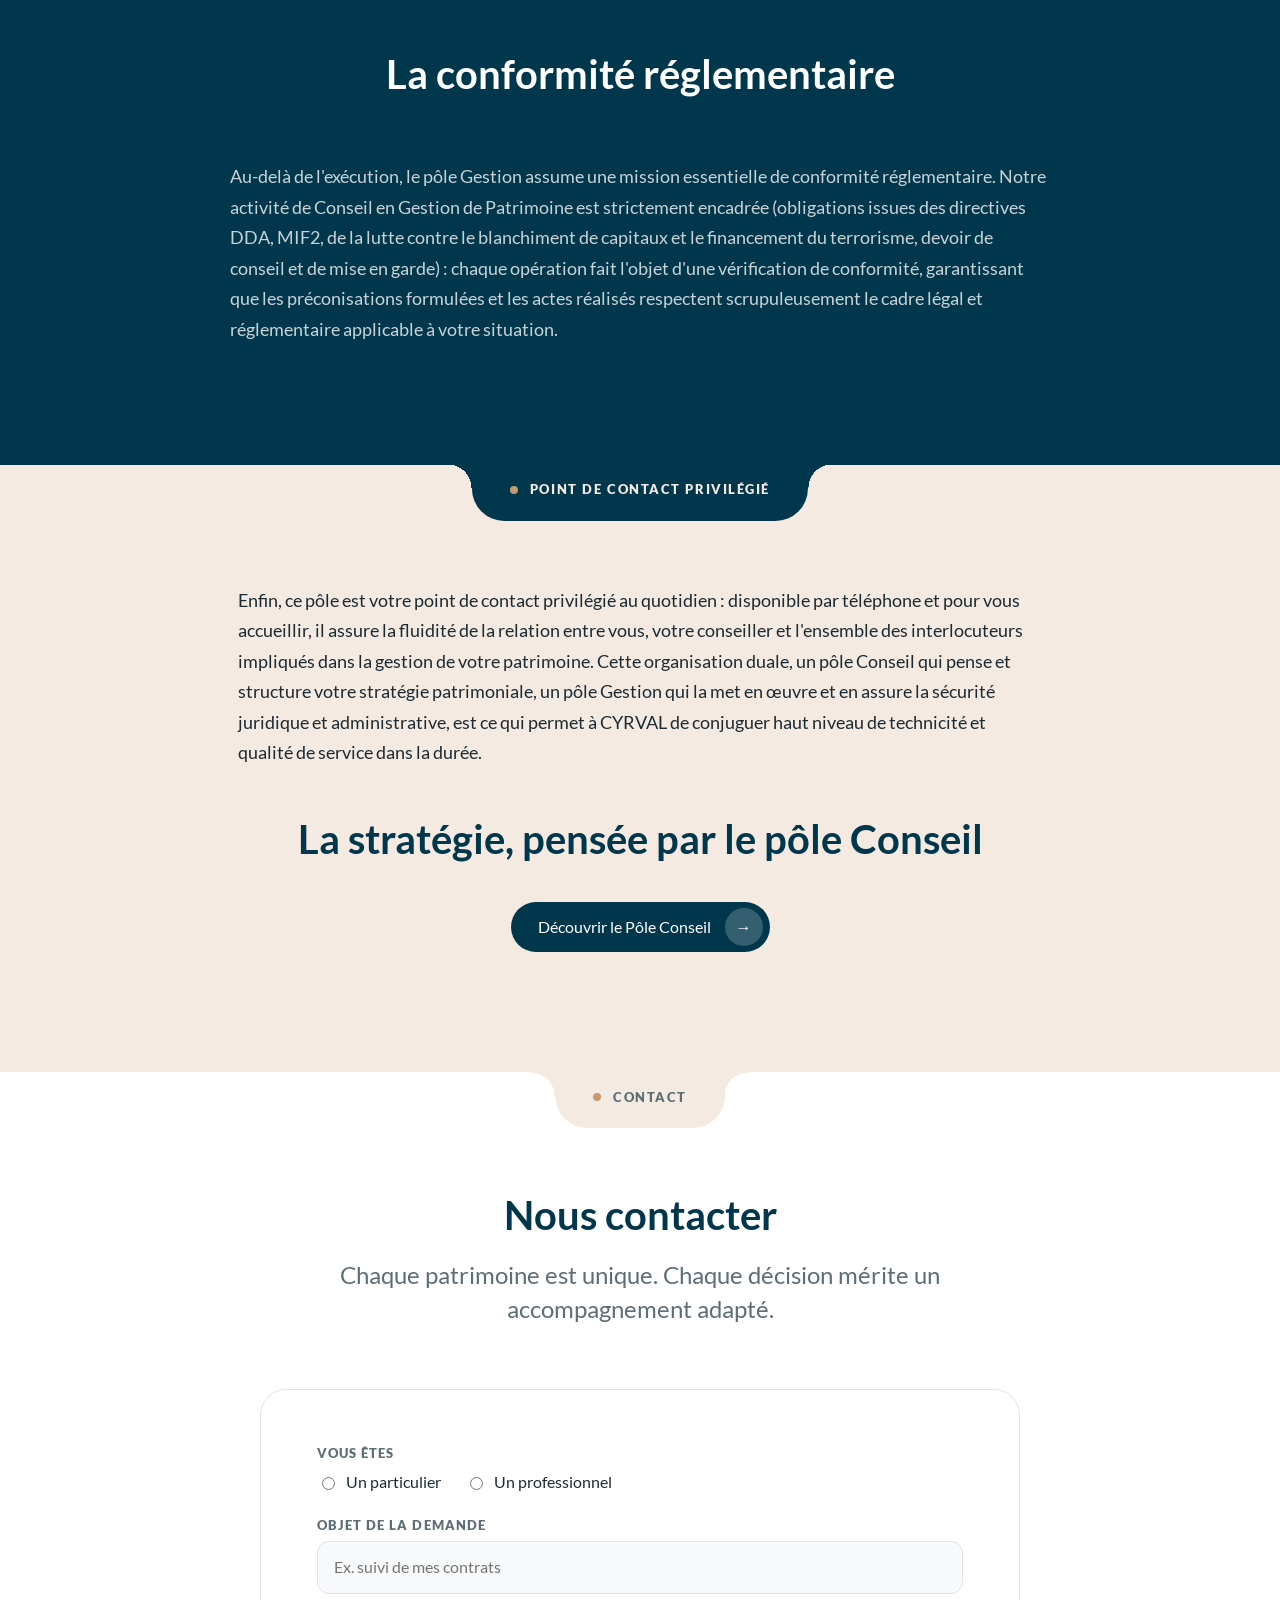
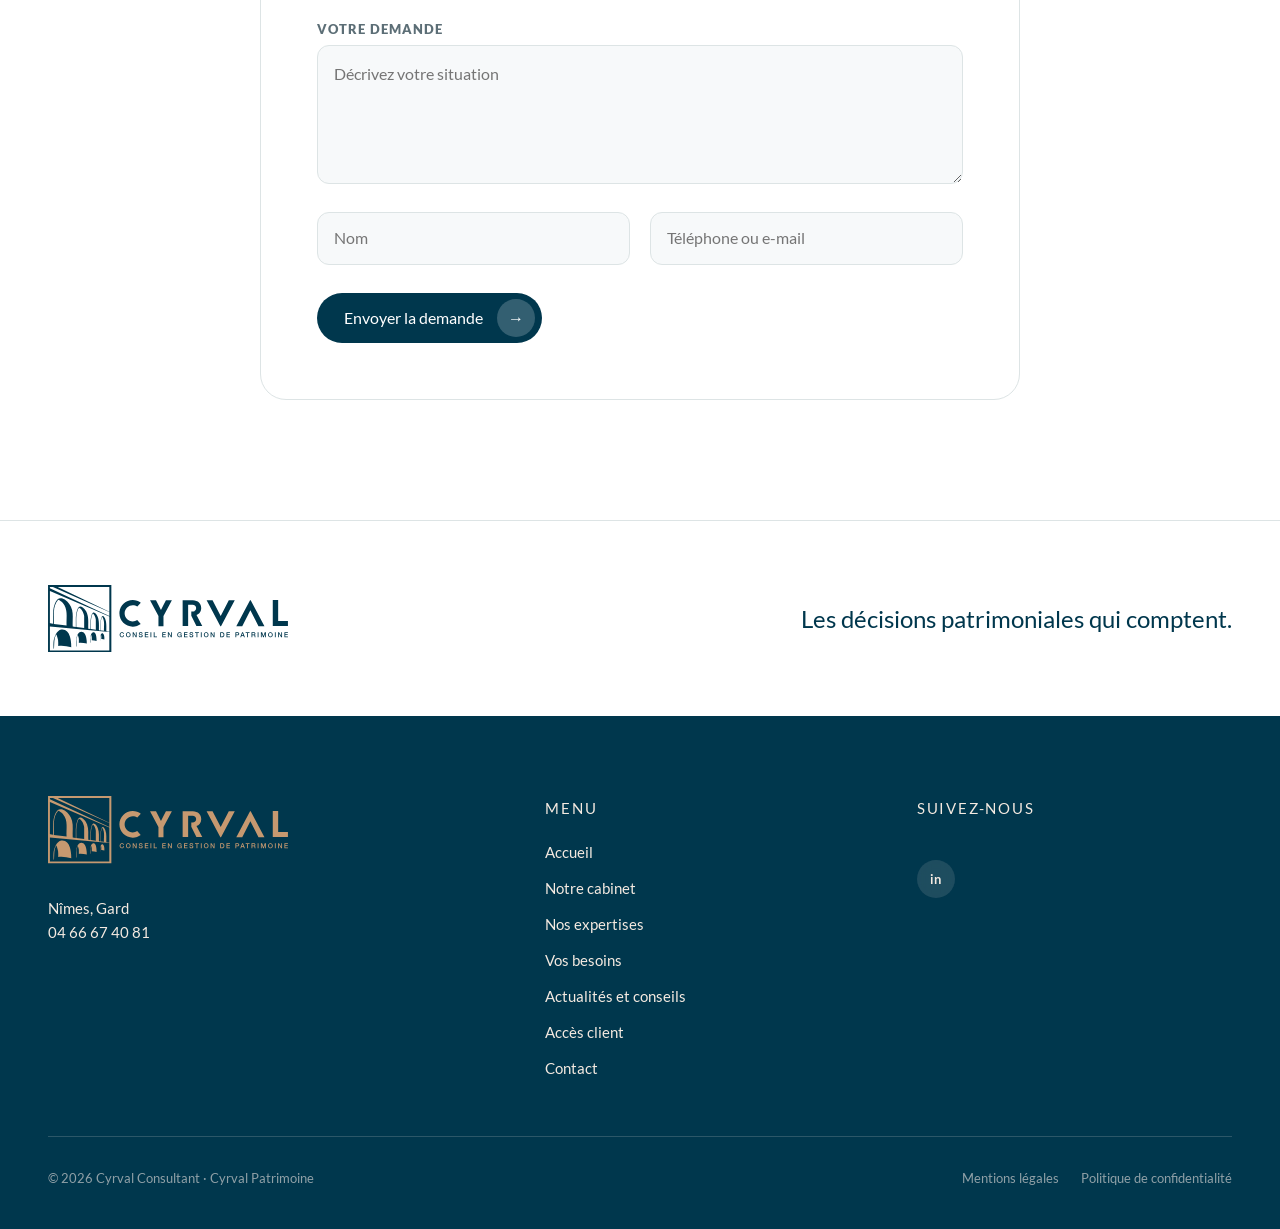
<file: pole-gestion.html>
<!DOCTYPE html>
<html lang="fr" class="no-js">
<head>
<meta charset="utf-8">
<meta name="viewport" content="width=device-width, initial-scale=1">
<meta name="robots" content="noindex, nofollow">
<title>CYRVAL — Pôle Gestion</title>
<meta name="description" content="Le pôle Gestion de CYRVAL : suivi administratif, conformité réglementaire et point de contact privilégié au quotidien.">
<link rel="stylesheet" href="assets/css/cyrval.css">
<script>document.documentElement.className = 'js';</script>
</head>
<body>

<!-- Logo, défini une fois et réutilisé dans la page -->
<svg style="position:absolute;width:0;height:0;overflow:hidden" aria-hidden="true" focusable="false">
  <symbol id="logo-cyrval" viewBox="16.59 58.48 532.44 149.89">
    <g fill="currentColor">
      <path d="M157.12,58.48v149.89H16.59V58.48h140.53ZM152.58,62.82H37.99l114.6,54.93v-54.93ZM152.58,118.44L27.45,62.82h-6.68v3.02l131.81,61.66v-9.05ZM152.58,128.19L20.78,71.78v71.21l.58.47,6.39.75c.31-15.09-1.53-31,4.36-45.26,4.47-10.83,10.71-14.54,21.55-8.29,8,4.61,13.84,14.06,16.18,22.84,3.11,11.65.72,24.94,1.53,36.95l6.15,1.01.73-.51c.42-12.19-1.28-24.44,2.84-36.17,2.26-6.43,5.48-11.06,12.53-6.58,4.28,2.72,7.66,8.21,9.45,12.85,4.21,10.92,2.35,22.83,2.82,34.27l4.84.73c.32-10.23-.97-22.44,2.87-32.13,4.09-10.32,11.11-.46,13.34,5.32,3.66,9.49,2.42,19.63,2.62,29.59l3.48.35c.37-9.12-1.07-19.21,1.77-28.01,2.79-8.67,7.54-.96,9.14,3.71,2.89,8.44,1.78,17.04,2.04,25.81l.53.51,6.04.75v-33.78ZM57.74,148.39c-1.04-16.49,3.88-35.78-7.84-49.45-2.82-3.28-6.74-6.04-10.76-7.6-12.96,14.3-8.94,35.8-9.64,53.57l28.25,3.48ZM96.79,153.96v-25.94c0-1.25-.98-4.56-1.39-5.93-1.62-5.37-4.73-10.22-9.76-12.92-1.02-.24-3.32,5.42-3.68,6.47-3.88,11.46-2.31,23.93-2.57,35.84l17.4,2.47ZM122.6,157.79v-22.11c0-.87-.92-4.33-1.22-5.39-.98-3.39-2.51-6.39-5.23-8.7-1.42,1.4-2.06,3.53-2.59,5.42-2.58,9.3-1.6,19.45-1.72,29l10.76,1.79ZM137.24,129.24c-.67-.47-1.39,1.32-1.55,1.75-3.17,7.95-1.41,19.23-1.93,27.67l.57.82,6.4.75c-.68-10.31,2.47-21.78-3.49-30.99ZM152.58,162.66l-131.81-12.19v53.37h131.81v-41.18Z"/>
      <path d="M68.32,196.86c-9.44-2.53-19.33-4.5-29.12-3.06-.11-4.62.32-9.27-.4-13.84-.14-.89-3.16-12.36-4.2-11.57-.89,2.48-2.17,4.84-2.85,7.41-1.03,3.92-1.31,8.85-1.46,12.93-.22,6.16-.25,5.02-.43,11.18l-1.08-.3c-.22-13.34-.89-20.16,5.45-32.35,2.34-4.49,6.51-9.53,11.89-10.17,19.72-2.33,22.48,26.01,22.19,39.76Z"/>
      <path d="M79.81,194.72h-.92c.08-7.08-.55-13.96,1.31-20.88,1.77-6.58,6.61-15.22,14.63-10.5,5.59,3.28,7.23,13.66,7.65,19.6.13,1.77-.32,3.69.31,5.35-5.84-.63-11.92-1.88-17.78-1.22v-9.03c0-1.01-1.64-6.36-2.22-7.27-.24-.38-.28-.65-.84-.53l-2.15,8.42v16.07Z"/>
      <path d="M110.67,186.77c-.38.5-.56,0-.61-.45-.46-3.58.03-10.04.76-13.64.79-3.92,3.4-12.57,8.9-8.56,4.37,3.19,4.62,13.69,4.75,18.67-3.53-.72-7.09-1.55-10.73-1.53.07-3.93.14-7.89-1.23-11.63-.53.14-.69,1.29-.83,1.77-.33,1.11-1.01,3.79-1.01,4.81v10.56Z"/>
      <path d="M141.58,179.42c-2.18-.86-4.37-1.46-6.74-1.22-.2-2.37.4-5.28-.26-7.55-.12-.41-.12-.93-.66-1.02-1.26,3.67-.77,7.41-.92,11.17-.02.38.23,1.14-.31,1.07v-9.34c0-.99,1.35-4.78,2.01-5.64,2.13-2.79,4.74-.63,5.71,1.91.41,1.07,1.17,4.51,1.17,5.57v5.05Z"/>
    </g>
    <g fill="currentColor">
      <path d="M214.49,136.32c-2.84,1.88-6.23,2.98-9.89,2.98-9.96,0-18.03-8.07-18.03-18.03s8.07-18.03,18.03-18.03c3.74,0,7.22,1.14,10.1,3.09l7.73-8.68c-4.96-3.75-11.12-6-17.83-6-16.36,0-29.63,13.27-29.63,29.63s13.27,29.63,29.63,29.63c6.62,0,12.71-2.2,17.65-5.87l-7.75-8.71Z"/>
      <polygon points="515.3 91.96 515.3 149.55 549.03 149.55 549.03 138.54 527.27 138.54 527.27 91.96 515.3 91.96"/>
      <polygon points="496.85 149.79 466.31 92.2 466.21 92.2 464.98 92.2 464.88 92.2 434.34 149.79 447.56 149.79 465.59 114.52 483.62 149.79 496.85 149.79"/>
      <polygon points="430.98 92.2 400.44 149.79 400.34 149.79 399.11 149.79 399.01 149.79 368.47 92.2 381.69 92.2 399.72 127.47 417.75 92.2 430.98 92.2"/>
      <polygon points="278.23 92.2 272.78 102.86 267.2 113.78 261.62 102.86 256.17 92.2 242.94 92.2 261.62 127.42 261.62 148.47 261.62 149.79 272.78 149.79 272.78 148.47 272.78 127.42 291.46 92.2 278.23 92.2"/>
      <path d="M346.03,124.92c5.58-2.02,10.51-7.03,10.51-15.12,0-9.62-6.95-17.63-18.68-17.63h-22.56v57.56h12.2v-47.54h9.63c4.93,0,8.17,3.15,8.17,7.6s-3.23,7.6-8.17,7.6h-2.62v9.38l11.35,22.96h13.02l-12.85-24.82Z"/>
    </g>
    <g fill="currentColor">
      <path d="M183.39,166.9c-.08-.31-.19-.6-.33-.86-.14-.26-.32-.49-.54-.68-.22-.19-.48-.34-.78-.45-.3-.11-.64-.16-1.04-.16-.57,0-1.07.12-1.49.35-.42.23-.76.54-1.02.93-.26.39-.46.83-.58,1.32-.13.49-.19,1-.19,1.51s.06,1.02.19,1.51c.13.49.32.93.58,1.32.26.39.6.7,1.02.93.42.23.91.35,1.49.35.42,0,.8-.07,1.12-.22s.6-.35.83-.6.41-.56.54-.9c.13-.34.22-.71.26-1.1h1.84c-.04.64-.18,1.23-.42,1.77-.24.53-.56.99-.96,1.38-.4.39-.88.69-1.42.9-.54.21-1.14.32-1.8.32-.81,0-1.53-.15-2.17-.45-.64-.3-1.18-.7-1.62-1.22-.44-.51-.78-1.11-1.02-1.8-.24-.68-.36-1.41-.36-2.19s.12-1.49.36-2.18c.24-.68.58-1.28,1.02-1.8.44-.51.98-.92,1.62-1.22.64-.3,1.36-.45,2.17-.45.6,0,1.17.08,1.71.25.53.17,1,.41,1.41.73.41.32.74.7.99,1.16.25.45.41.97.47,1.56h-1.89Z"/>
      <path d="M194.65,163.21c.81,0,1.53.15,2.17.45.64.3,1.18.71,1.62,1.22.44.51.78,1.11,1.02,1.8s.35,1.41.35,2.18-.12,1.51-.35,2.19c-.24.69-.58,1.28-1.02,1.8-.44.51-.98.92-1.62,1.22-.64.3-1.36.45-2.17.45s-1.53-.15-2.17-.45c-.64-.3-1.18-.7-1.62-1.22-.44-.51-.78-1.11-1.02-1.8-.24-.68-.36-1.41-.36-2.19s.12-1.49.36-2.18c.24-.68.58-1.28,1.02-1.8.44-.51.98-.92,1.62-1.22.64-.3,1.36-.45,2.17-.45ZM194.65,164.75c-.57,0-1.07.12-1.49.35-.42.23-.76.54-1.02.93-.26.39-.46.83-.58,1.32-.13.49-.19,1-.19,1.51s.06,1.02.19,1.51c.13.49.32.93.58,1.32.26.39.6.7,1.02.93.42.23.91.35,1.49.35s1.07-.12,1.49-.35c.42-.23.76-.54,1.02-.93.26-.39.46-.83.58-1.32.13-.49.19-1,.19-1.51s-.06-1.02-.19-1.51c-.13-.49-.32-.93-.58-1.32-.26-.39-.6-.7-1.02-.93-.42-.23-.91-.35-1.49-.35Z"/>
      <path d="M204.5,163.47h1.99l4.92,7.95h.03v-7.95h1.8v10.79h-1.99l-4.91-7.93h-.05v7.93h-1.8v-10.79Z"/>
      <path d="M219.76,170.66c0,.41.07.77.21,1.06.14.29.34.53.59.72s.54.32.87.41c.33.09.68.13,1.07.13.41,0,.76-.05,1.06-.14.29-.1.53-.22.71-.37.18-.15.31-.33.39-.52.08-.2.12-.4.12-.6,0-.41-.09-.72-.28-.91-.19-.2-.39-.33-.61-.42-.38-.14-.83-.27-1.34-.4-.51-.13-1.14-.29-1.88-.49-.46-.12-.85-.28-1.16-.48s-.55-.42-.73-.66c-.18-.24-.31-.5-.39-.77-.08-.27-.11-.55-.11-.83,0-.54.11-1.01.34-1.41.23-.4.53-.73.9-.99.37-.26.8-.46,1.27-.58s.95-.19,1.44-.19c.56,0,1.1.07,1.59.22s.94.36,1.31.66c.38.29.68.65.9,1.08.22.43.33.92.33,1.49h-1.89c-.05-.69-.29-1.19-.71-1.47-.42-.29-.96-.43-1.62-.43-.22,0-.45.02-.68.07-.23.05-.44.12-.64.23-.19.11-.35.25-.48.43-.13.18-.19.41-.19.68,0,.38.12.68.36.9.24.22.55.38.93.49.04.01.2.05.48.13s.59.16.93.25c.34.09.68.18,1,.26.33.09.56.15.7.19.35.11.66.26.92.45.26.19.48.41.66.66s.31.51.39.79.13.56.13.85c0,.6-.12,1.12-.37,1.55-.25.43-.57.78-.97,1.05-.4.27-.86.47-1.38.6-.51.13-1.04.19-1.57.19-.61,0-1.19-.08-1.74-.23-.54-.15-1.02-.38-1.42-.69-.4-.31-.73-.71-.97-1.2-.24-.49-.37-1.06-.38-1.73h1.89Z"/>
      <path d="M231.35,163.47h7.77v1.63h-5.88v2.82h5.44v1.54h-5.44v3.16h5.98v1.63h-7.87v-10.79Z"/>
      <path d="M243.9,163.47h1.89v10.79h-1.89v-10.79Z"/>
      <path d="M251.14,163.47h1.89v9.16h5.48v1.63h-7.37v-10.79Z"/>
      <path d="M270.08,163.47h7.77v1.63h-5.88v2.82h5.44v1.54h-5.44v3.16h5.98v1.63h-7.87v-10.79Z"/>
      <path d="M282.56,163.47h1.99l4.92,7.95h.03v-7.95h1.8v10.79h-1.99l-4.91-7.93h-.05v7.93h-1.8v-10.79Z"/>
      <path d="M313.23,174.25h-1.21l-.29-1.27c-.5.57-1.01.97-1.51,1.19-.5.22-1.08.33-1.74.33-.81,0-1.53-.15-2.17-.45-.64-.3-1.18-.7-1.62-1.22-.44-.51-.78-1.11-1.02-1.8-.24-.68-.35-1.41-.35-2.19s.12-1.49.35-2.18c.24-.68.58-1.28,1.02-1.8.44-.51.98-.92,1.62-1.22.64-.3,1.36-.45,2.17-.45.58,0,1.14.08,1.67.23.53.16,1,.39,1.41.69.41.31.75.69,1.03,1.16.27.46.44,1,.51,1.6h-1.84c-.05-.35-.16-.66-.32-.93-.17-.27-.38-.49-.63-.67-.25-.18-.53-.32-.85-.41-.31-.09-.64-.14-.98-.14-.57,0-1.07.12-1.49.35-.42.23-.76.54-1.02.93-.26.39-.46.83-.58,1.32-.13.49-.19,1-.19,1.51s.06,1.02.19,1.51c.13.49.32.93.58,1.32.26.39.6.7,1.02.93s.91.35,1.49.35c.48.01.91-.05,1.28-.19s.69-.33.94-.59c.26-.26.45-.57.58-.94.13-.37.2-.79.21-1.24h-2.87v-1.44h4.59v5.68Z"/>
      <path d="M318.32,163.47h7.77v1.63h-5.88v2.82h5.44v1.54h-5.44v3.16h5.98v1.63h-7.87v-10.79Z"/>
      <path d="M332.11,170.66c0,.41.07.77.21,1.06.14.29.34.53.59.72.25.19.54.32.87.41.33.09.68.13,1.07.13.41,0,.76-.05,1.06-.14.29-.1.53-.22.71-.37.18-.15.31-.33.39-.52.08-.2.12-.4.12-.6,0-.41-.09-.72-.28-.91-.19-.2-.39-.33-.61-.42-.38-.14-.83-.27-1.34-.4-.51-.13-1.14-.29-1.88-.49-.46-.12-.85-.28-1.16-.48s-.55-.42-.73-.66c-.18-.24-.31-.5-.39-.77-.08-.27-.11-.55-.11-.83,0-.54.11-1.01.34-1.41.23-.4.53-.73.9-.99.37-.26.8-.46,1.27-.58s.95-.19,1.44-.19c.56,0,1.1.07,1.59.22s.94.36,1.31.66c.38.29.68.65.9,1.08.22.43.33.92.33,1.49h-1.89c-.05-.69-.29-1.19-.71-1.47-.42-.29-.96-.43-1.62-.43-.22,0-.45.02-.68.07-.23.05-.44.12-.64.23-.19.11-.35.25-.48.43-.13.18-.19.41-.19.68,0,.38.12.68.36.9.24.22.55.38.93.49.04.01.2.05.48.13s.59.16.93.25c.34.09.68.18,1,.26.33.09.56.15.7.19.35.11.66.26.92.45.26.19.48.41.66.66.18.25.31.51.39.79s.13.56.13.85c0,.6-.12,1.12-.37,1.55-.25.43-.57.78-.97,1.05-.4.27-.86.47-1.38.6-.51.13-1.04.19-1.57.19-.61,0-1.19-.08-1.74-.23-.54-.15-1.02-.38-1.42-.69-.4-.31-.73-.71-.97-1.2-.24-.49-.37-1.06-.38-1.73h1.89Z"/>
      <path d="M342.68,163.47h8.73v1.63h-3.43v9.16h-1.89v-9.16h-3.41v-1.63Z"/>
      <path d="M355.7,163.47h1.89v10.79h-1.89v-10.79Z"/>
      <path d="M367.53,163.21c.81,0,1.53.15,2.17.45.64.3,1.18.71,1.62,1.22.44.51.78,1.11,1.02,1.8.24.68.35,1.41.35,2.18s-.12,1.51-.35,2.19c-.24.69-.58,1.28-1.02,1.8-.44.51-.98.92-1.62,1.22-.64.3-1.36.45-2.17.45s-1.53-.15-2.17-.45c-.64-.3-1.18-.7-1.62-1.22-.44-.51-.78-1.11-1.02-1.8-.24-.68-.36-1.41-.36-2.19s.12-1.49.36-2.18c.24-.68.58-1.28,1.02-1.8.44-.51.98-.92,1.62-1.22.64-.3,1.36-.45,2.17-.45ZM367.53,164.75c-.57,0-1.07.12-1.49.35-.42.23-.76.54-1.02.93-.26.39-.46.83-.58,1.32-.13.49-.19,1-.19,1.51s.06,1.02.19,1.51c.13.49.32.93.58,1.32.26.39.6.7,1.02.93.42.23.91.35,1.49.35s1.07-.12,1.49-.35c.42-.23.76-.54,1.02-.93.26-.39.46-.83.58-1.32.13-.49.19-1,.19-1.51s-.06-1.02-.19-1.51c-.13-.49-.32-.93-.58-1.32-.26-.39-.6-.7-1.02-.93-.42-.23-.91-.35-1.49-.35Z"/>
      <path d="M377.38,163.47h1.99l4.92,7.95h.03v-7.95h1.8v10.79h-1.99l-4.91-7.93h-.05v7.93h-1.8v-10.79Z"/>
      <path d="M398.63,163.47h4.47c.83,0,1.54.14,2.14.42.6.28,1.1.67,1.48,1.16s.67,1.06.85,1.71c.19.65.28,1.35.28,2.1s-.09,1.45-.28,2.1-.47,1.23-.85,1.71-.88.87-1.48,1.16c-.6.28-1.32.42-2.14.42h-4.47v-10.79ZM400.52,172.71h1.86c.73,0,1.34-.1,1.81-.29.47-.2.84-.47,1.1-.82.27-.35.45-.75.54-1.22.1-.47.14-.97.14-1.52s-.05-1.05-.14-1.52c-.1-.47-.28-.88-.54-1.22-.27-.35-.63-.62-1.1-.82-.47-.2-1.07-.29-1.81-.29h-1.86v7.7Z"/>
      <path d="M412.58,163.47h7.77v1.63h-5.88v2.82h5.44v1.54h-5.44v3.16h5.98v1.63h-7.87v-10.79Z"/>
      <path d="M432.37,163.47h4.76c.77,0,1.39.11,1.87.33.48.22.86.5,1.12.83.26.33.44.69.54,1.09.1.39.14.76.14,1.09s-.05.69-.14,1.08c-.1.39-.27.75-.54,1.08-.26.33-.64.61-1.12.82-.48.22-1.11.32-1.87.32h-2.87v4.14h-1.89v-10.79ZM434.26,168.57h2.76c.21,0,.43-.03.65-.09.22-.06.43-.16.61-.3.19-.14.34-.32.45-.54s.17-.51.17-.85-.05-.64-.15-.88c-.1-.23-.24-.42-.41-.55-.17-.14-.37-.23-.59-.28-.22-.05-.46-.08-.71-.08h-2.79v3.57Z"/>
      <path d="M447.25,163.47h2.01l4.16,10.79h-2.02l-1.01-2.86h-4.31l-1.01,2.86h-1.95l4.14-10.79ZM446.59,169.96h3.29l-1.62-4.64h-.05l-1.63,4.64Z"/>
      <path d="M455.06,163.47h8.73v1.63h-3.43v9.16h-1.89v-9.16h-3.41v-1.63Z"/>
      <path d="M468.09,163.47h5.15c1.19,0,2.08.26,2.67.77.59.51.89,1.23.89,2.14,0,.51-.08.94-.23,1.28-.15.34-.33.61-.53.82-.2.21-.4.35-.6.45-.2.09-.34.15-.43.18v.03c.16.02.33.07.52.15.19.08.36.21.52.39.16.18.3.41.4.69.11.28.16.64.16,1.06,0,.63.05,1.21.14,1.73.1.52.24.89.45,1.11h-2.02c-.14-.23-.22-.49-.25-.77-.03-.28-.04-.55-.04-.82,0-.49-.03-.92-.09-1.28-.06-.36-.17-.65-.33-.89-.16-.24-.38-.41-.66-.52s-.63-.17-1.06-.17h-2.78v4.44h-1.89v-10.79ZM469.97,168.38h3.1c.6,0,1.06-.14,1.38-.43.31-.29.47-.72.47-1.29,0-.34-.05-.62-.15-.84s-.24-.39-.42-.51-.38-.2-.6-.24-.46-.06-.7-.06h-3.07v3.37Z"/>
      <path d="M481.76,163.47h1.89v10.79h-1.89v-10.79Z"/>
      <path d="M488.96,163.47h2.66l2.98,8.45h.03l2.9-8.45h2.63v10.79h-1.8v-8.32h-.03l-2.99,8.32h-1.56l-2.99-8.32h-.03v8.32h-1.8v-10.79Z"/>
      <path d="M510.05,163.21c.81,0,1.53.15,2.17.45.64.3,1.18.71,1.62,1.22.44.51.78,1.11,1.02,1.8.24.68.35,1.41.35,2.18s-.12,1.51-.35,2.19c-.24.69-.58,1.28-1.02,1.8-.44.51-.98.92-1.62,1.22-.64.3-1.36.45-2.17.45s-1.53-.15-2.17-.45c-.64-.3-1.18-.7-1.62-1.22-.44-.51-.78-1.11-1.02-1.8-.24-.68-.36-1.41-.36-2.19s.12-1.49.36-2.18c.24-.68.58-1.28,1.02-1.8.44-.51.98-.92,1.62-1.22.64-.3,1.36-.45,2.17-.45ZM510.05,164.75c-.57,0-1.07.12-1.49.35-.42.23-.76.54-1.02.93-.26.39-.46.83-.58,1.32-.13.49-.19,1-.19,1.51s.06,1.02.19,1.51c.13.49.32.93.58,1.32.26.39.6.7,1.02.93.42.23.91.35,1.49.35s1.07-.12,1.49-.35c.42-.23.76-.54,1.02-.93.26-.39.46-.83.58-1.32.13-.49.19-1,.19-1.51s-.06-1.02-.19-1.51c-.13-.49-.32-.93-.58-1.32-.26-.39-.6-.7-1.02-.93-.42-.23-.91-.35-1.49-.35Z"/>
      <path d="M519.98,163.47h1.89v10.79h-1.89v-10.79Z"/>
      <path d="M527.14,163.47h1.99l4.92,7.95h.03v-7.95h1.8v10.79h-1.99l-4.91-7.93h-.05v7.93h-1.8v-10.79Z"/>
      <path d="M541.16,163.47h7.77v1.63h-5.88v2.82h5.44v1.54h-5.44v3.16h5.98v1.63h-7.87v-10.79Z"/>
    </g>
  </symbol>
</svg>

<header class="entete" data-entete>
  <div class="entete__inner">
    <a class="entete__logo" href="index.html" aria-label="CYRVAL, retour à l'accueil">
      <svg viewBox="0 0 532.44 149.89"><use href="#logo-cyrval"></use></svg>
    </a>

    <nav class="nav" aria-label="Navigation principale">
      <a href="index.html">Accueil</a>
      <div class="nav-groupe">
        <button class="nav-groupe__label" type="button" aria-haspopup="true" aria-expanded="false">Notre cabinet</button>
        <div class="nav-groupe__menu">
          <a href="notre-histoire.html">Notre histoire</a>
          <a href="notre-equipe.html">Notre équipe</a>
          <a href="notre-methode.html">Notre méthode</a>
        </div>
      </div>
      <div class="nav-groupe">
        <button class="nav-groupe__label est-active" type="button" aria-haspopup="true" aria-expanded="false">Nos expertises</button>
        <div class="nav-groupe__menu">
          <a href="pole-conseil.html">Pôle Conseil</a>
          <a class="est-active" href="pole-gestion.html">Pôle Gestion</a>
        </div>
      </div>
      <div class="nav-groupe">
        <button class="nav-groupe__label" type="button" aria-haspopup="true" aria-expanded="false">Vos besoins</button>
        <div class="nav-groupe__menu">
          <a href="particuliers.html">Particuliers</a>
          <a href="dirigeants.html">Dirigeants</a>
        </div>
      </div>
      <a href="actualites.html">Actualités et conseils</a>
      <a href="#contact">Contact</a>
    </nav>

    <div class="entete__actions">
      <a class="lien-acces" href="acces-client.html">Accès client ↗</a>
      <a class="lien-linkedin" href="#" aria-label="CYRVAL sur LinkedIn">in</a>
    </div>

    <button class="burger" type="button" data-burger aria-expanded="false" aria-label="Ouvrir le menu">
      <span class="burger__trait"></span>
    </button>
  </div>

  <div class="menu-mobile">
    <div class="menu-mobile__inner">
      <a href="index.html">Accueil</a>
      <p class="menu-mobile__rubrique">Notre cabinet</p>
      <a class="menu-mobile__sous" href="notre-histoire.html">Notre histoire</a>
      <a class="menu-mobile__sous" href="notre-equipe.html">Notre équipe</a>
      <a class="menu-mobile__sous" href="notre-methode.html">Notre méthode</a>
      <p class="menu-mobile__rubrique">Nos expertises</p>
      <a class="menu-mobile__sous" href="pole-conseil.html">Pôle Conseil</a>
      <a class="menu-mobile__sous est-active" href="pole-gestion.html">Pôle Gestion</a>
      <p class="menu-mobile__rubrique">Vos besoins</p>
      <a class="menu-mobile__sous" href="particuliers.html">Particuliers</a>
      <a class="menu-mobile__sous" href="dirigeants.html">Dirigeants</a>
      <a href="actualites.html">Actualités et conseils</a>
      <a href="#contact">Contact</a>
      <div class="menu-mobile__pied">
        <a class="lien-acces" href="acces-client.html">Accès client ↗</a>
        <a class="lien-linkedin" href="#" aria-label="CYRVAL sur LinkedIn">in</a>
      </div>
    </div>
  </div>
</header>

<main>

  <!-- 1. Hero -->
  <section class="hero-page reveal" data-reveal>
    <div class="hero-page__contenu">
      <p class="surtitre surtitre--trait surtitre--clair">Nos expertises — Pôle Gestion</p>
      <h1 class="hero-page__titre">Le socle opérationnel de votre <span class="souligne-or">stratégie</span>.</h1>
    </div>
  </section>

  <!-- 2. Notre rôle -->
  <section class="section--blanc" style="--precedent: var(--bleu);">
    <p class="decroche decroche--clair"><span class="decroche__point"></span>Le pôle Gestion</p>
    <div class="wrap accompagnement reveal" data-reveal>
      <div class="accompagnement__texte">
        <h2 class="titre-section">Notre rôle</h2>
        <p class="texte">Le pôle Gestion constitue le socle opérationnel qui permet à la préconisation patrimoniale de se concrétiser efficacement et en toute conformité. Il assure l'ensemble du suivi administratif de vos dossiers, depuis la mise en œuvre des opérations jusqu'à leur suivi dans le temps.</p>
      </div>
      <div class="accompagnement__visuel">
        <div class="media media--biseau media--vide">
          <p class="media__legende">Photo à définir</p>
        </div>
      </div>
    </div>
  </section>

  <!-- 3. Le quotidien opérationnel -->
  <section class="section--fond" style="--precedent: var(--blanc);">
    <p class="decroche"><span class="decroche__point"></span>Au quotidien</p>
    <div class="wrap methode-page reveal" data-reveal>
      <div class="methode-page__titre">
        <h2 class="titre-section">Le quotidien opérationnel</h2>
        <div class="filet-or"></div>
      </div>
      <p class="texte">Concrètement, cette équipe prend en charge la constitution et le suivi des dossiers d'ouverture, de versement, d'arbitrage ou de rachat sur l'ensemble de vos contrats et supports d'investissement, la coordination avec les compagnies d'assurance, sociétés de gestion et partenaires financiers, ainsi que le suivi administratif de vos opérations (mises à jour de situation, changements de bénéficiaires, formalités liées aux successions ou aux donations). Cette réactivité opérationnelle vous garantit un traitement rapide et fiable de vos démarches, sans que vous ayez à en gérer la complexité administrative.</p>
    </div>
  </section>

  <!-- 4. La conformité réglementaire -->
  <section class="section--bleu" style="--precedent: var(--fond);">
    <p class="decroche"><span class="decroche__point"></span>Conformité</p>
    <div class="wrap--court wrap reveal" data-reveal>
      <div class="entete-bloc">
        <h2 class="titre-section titre-section--clair">La conformité réglementaire</h2>
      </div>
      <p class="texte texte--doux" style="max-width: 820px; margin: 0 auto;">Au-delà de l'exécution, le pôle Gestion assume une mission essentielle de conformité réglementaire. Notre activité de Conseil en Gestion de Patrimoine est strictement encadrée (obligations issues des directives DDA, MIF2, de la lutte contre le blanchiment de capitaux et le financement du terrorisme, devoir de conseil et de mise en garde) : chaque opération fait l'objet d'une vérification de conformité, garantissant que les préconisations formulées et les actes réalisés respectent scrupuleusement le cadre légal et réglementaire applicable à votre situation.</p>
    </div>
  </section>

  <!-- 5. Deux pôles, une continuité -->
  <section class="section--sable" style="--precedent: var(--bleu);">
    <p class="decroche decroche--clair"><span class="decroche__point"></span>Point de contact privilégié</p>
    <div class="transition-bloc reveal" data-reveal>
      <p class="texte">Enfin, ce pôle est votre point de contact privilégié au quotidien : disponible par téléphone et pour vous accueillir, il assure la fluidité de la relation entre vous, votre conseiller et l'ensemble des interlocuteurs impliqués dans la gestion de votre patrimoine. Cette organisation duale, un pôle Conseil qui pense et structure votre stratégie patrimoniale, un pôle Gestion qui la met en œuvre et en assure la sécurité juridique et administrative, est ce qui permet à CYRVAL de conjuguer haut niveau de technicité et qualité de service dans la durée.</p>
      <h2 class="titre-section">La stratégie, pensée par le pôle Conseil</h2>
      <a class="btn" href="pole-conseil.html">Découvrir le Pôle Conseil<span class="btn__fleche" aria-hidden="true">→</span></a>
    </div>
  </section>

  <!-- 6. Nous contacter -->
  <section id="contact" class="section--blanc" style="--precedent: var(--sable);">
    <p class="decroche"><span class="decroche__point"></span>Contact</p>
    <div class="wrap--court wrap reveal" data-reveal>
      <div class="entete-bloc">
        <h2 class="titre-section">Nous contacter</h2>
        <p class="chapo">Chaque patrimoine est unique. Chaque décision mérite un accompagnement adapté.</p>
      </div>
      <form class="formulaire" onsubmit="return false;">
        <div>
          <p class="formulaire__legende">Vous êtes</p>
          <div class="choix">
            <label><input type="radio" name="profil" value="particulier"> Un particulier</label>
            <label><input type="radio" name="profil" value="professionnel"> Un professionnel</label>
          </div>
        </div>
        <label class="champ">
          <span class="champ__label">Objet de la demande</span>
          <input type="text" placeholder="Ex. suivi de mes contrats">
        </label>
        <label class="champ">
          <span class="champ__label">Votre demande</span>
          <textarea rows="4" placeholder="Décrivez votre situation"></textarea>
        </label>
        <div class="champs-double">
          <input type="text" placeholder="Nom" aria-label="Nom">
          <input type="text" placeholder="Téléphone ou e-mail" aria-label="Téléphone ou e-mail">
        </div>
        <div>
          <button class="btn" type="submit">Envoyer la demande<span class="btn__fleche" aria-hidden="true">→</span></button>
        </div>
      </form>
    </div>
  </section>

  <!-- 7. Signature -->
  <section class="signature">
    <div class="signature__inner reveal" data-reveal>
      <svg viewBox="0 0 532.44 149.89" aria-hidden="true"><use href="#logo-cyrval"></use></svg>
      <p class="signature__phrase">Les décisions patrimoniales qui comptent.</p>
    </div>
  </section>

</main>

<footer class="pied">
  <div class="pied__inner">
    <div class="pied__haut">
      <div>
        <svg class="pied__logo" viewBox="0 0 532.44 149.89" aria-hidden="true"><use href="#logo-cyrval"></use></svg>
        <p>Nîmes, Gard</p>
        <p>04 66 67 40 81</p>
      </div>
      <div>
        <p class="pied__titre">Menu</p>
        <nav class="pied__liens" aria-label="Navigation de pied de page">
          <a href="index.html">Accueil</a>
          <a href="notre-histoire.html">Notre cabinet</a>
          <a href="pole-conseil.html">Nos expertises</a>
          <a href="particuliers.html">Vos besoins</a>
          <a href="actualites.html">Actualités et conseils</a>
          <a href="acces-client.html">Accès client</a>
          <a href="#contact">Contact</a>
        </nav>
      </div>
      <div class="pied__reseaux">
        <p class="pied__titre">Suivez-nous</p>
        <a class="lien-linkedin" href="#" aria-label="CYRVAL sur LinkedIn">in</a>
      </div>
    </div>
    <div class="pied__bas">
      <span>© 2026 Cyrval Consultant · Cyrval Patrimoine</span>
      <span class="pied__legal">
        <a href="mentions-legales.html">Mentions légales</a>
        <a href="politique-confidentialite.html">Politique de confidentialité</a>
      </span>
    </div>
  </div>
</footer>

<script src="assets/js/cyrval.js" defer></script>
</body>
</html>
</file>
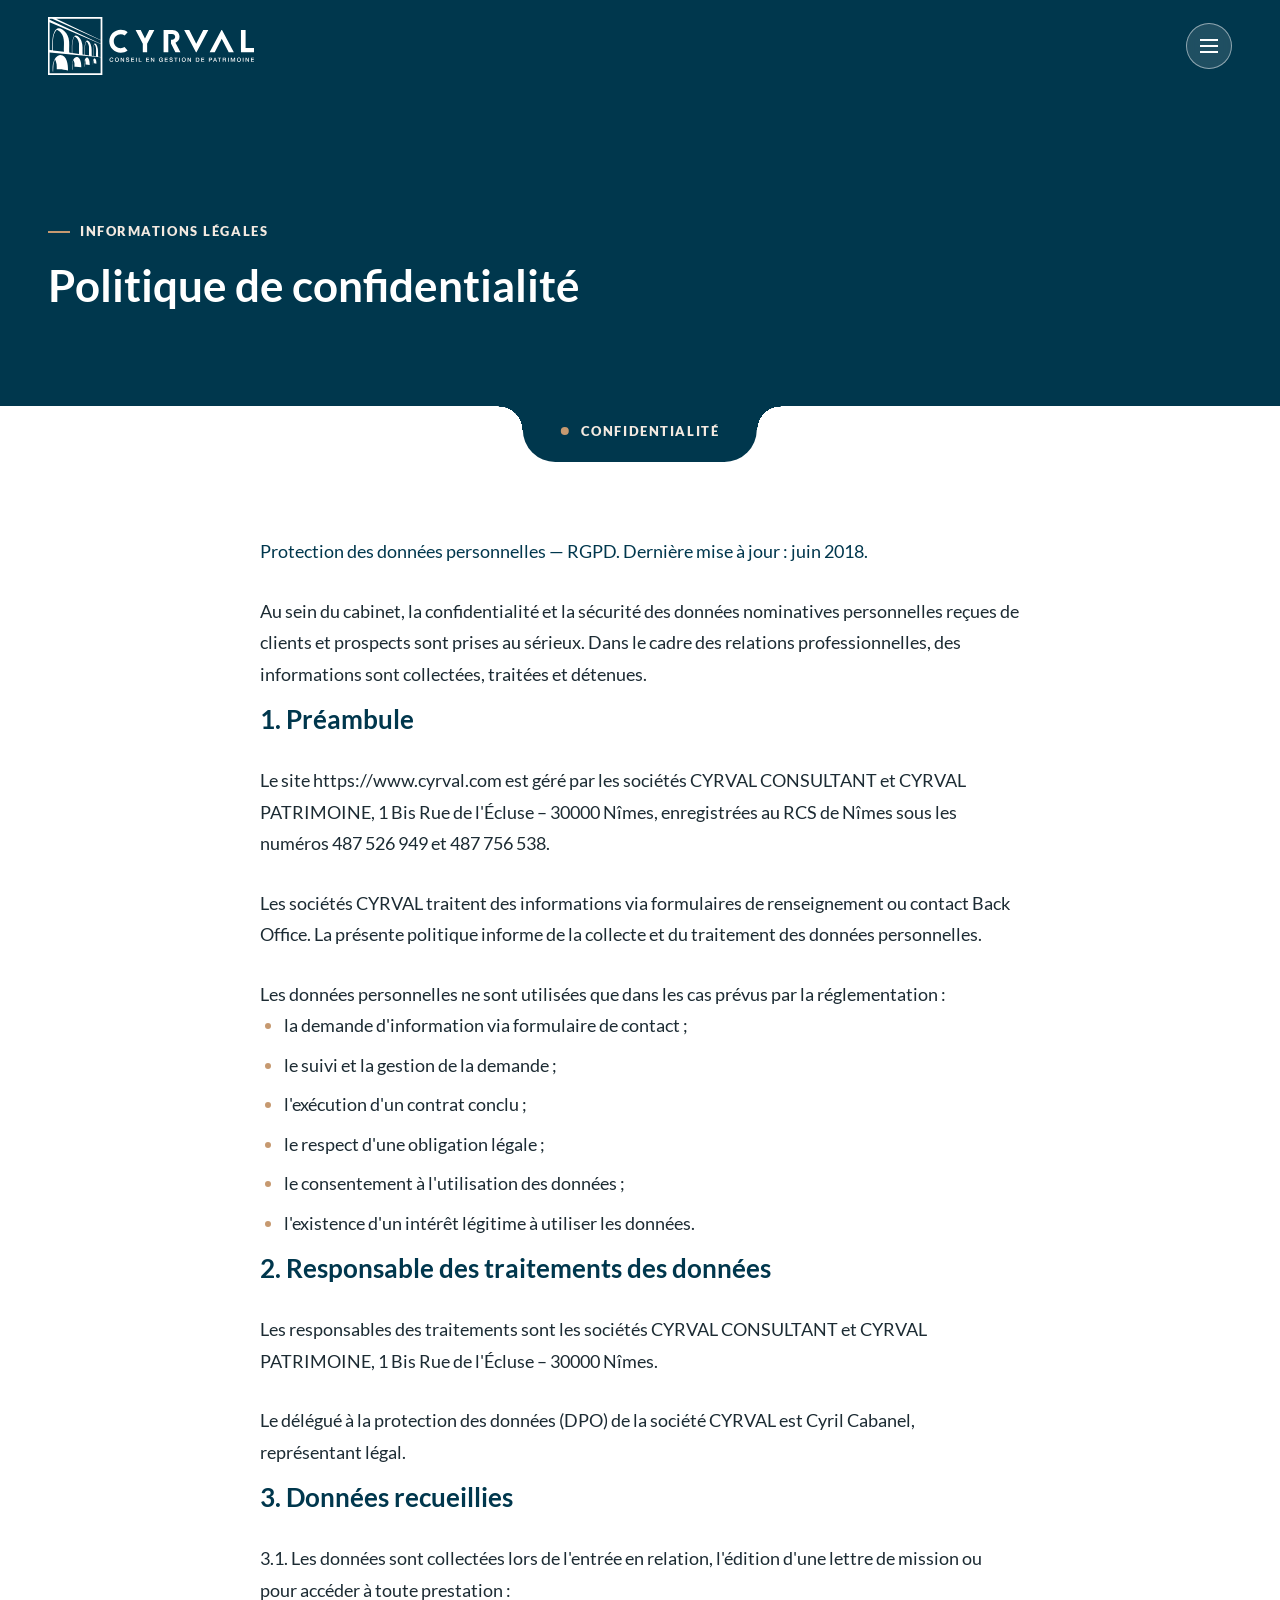
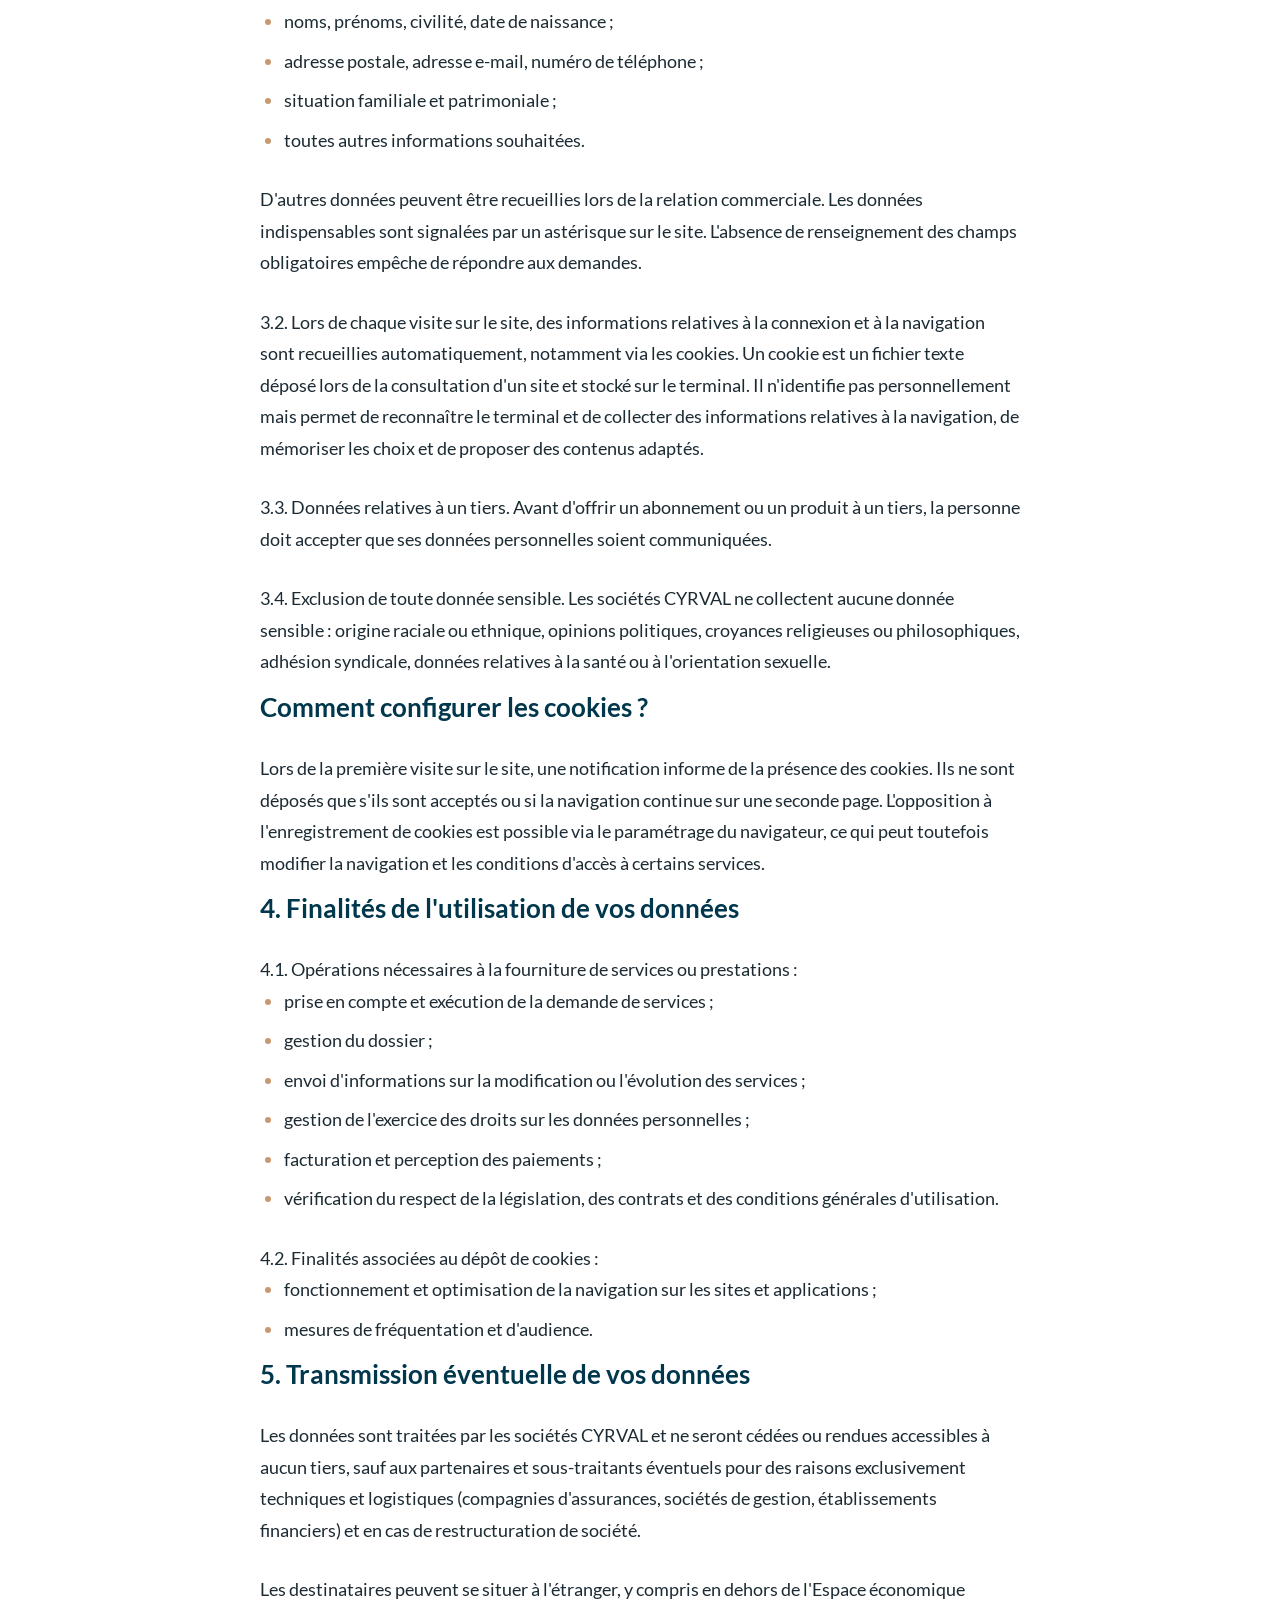
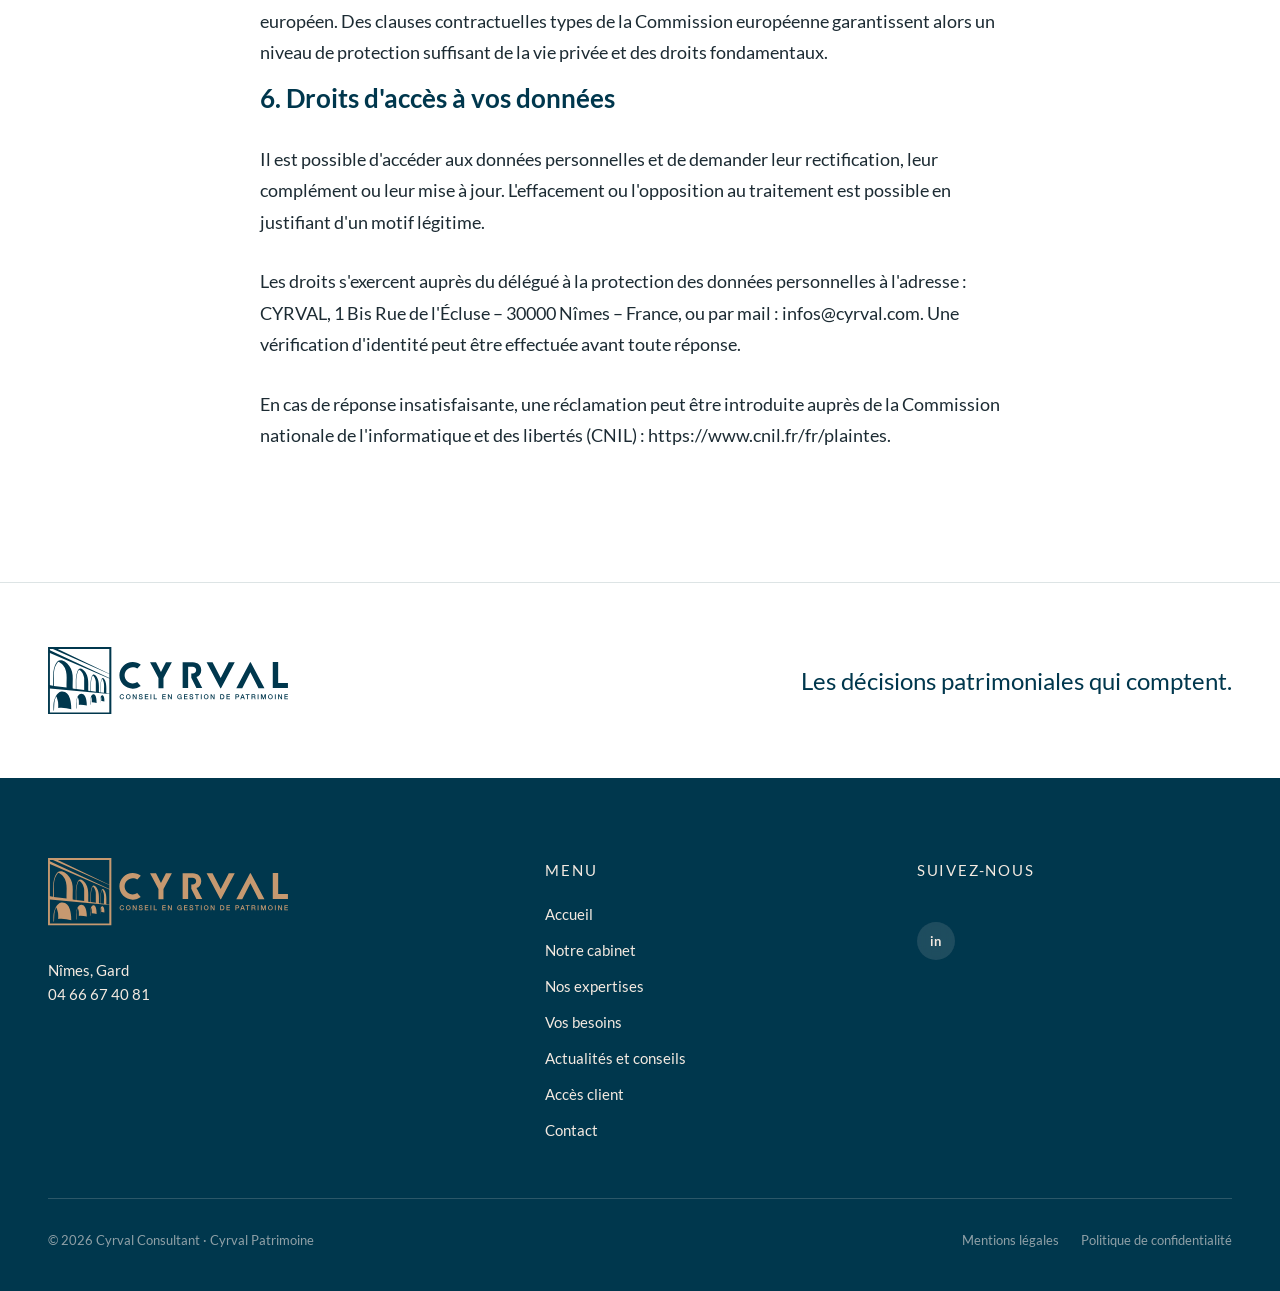
<file: politique-confidentialite.html>
<!DOCTYPE html>
<html lang="fr" class="no-js">
<head>
<meta charset="utf-8">
<meta name="viewport" content="width=device-width, initial-scale=1">
<meta name="robots" content="noindex, nofollow">
<title>CYRVAL — Politique de confidentialité</title>
<meta name="description" content="Politique de confidentialité et protection des données personnelles (RGPD) de CYRVAL, conseil en gestion de patrimoine.">
<link rel="stylesheet" href="assets/css/cyrval.css">
<script>document.documentElement.className = 'js';</script>
</head>
<body>

<!-- Logo, défini une fois et réutilisé dans la page -->
<svg style="position:absolute;width:0;height:0;overflow:hidden" aria-hidden="true" focusable="false">
  <symbol id="logo-cyrval" viewBox="16.59 58.48 532.44 149.89">
    <g fill="currentColor">
      <path d="M157.12,58.48v149.89H16.59V58.48h140.53ZM152.58,62.82H37.99l114.6,54.93v-54.93ZM152.58,118.44L27.45,62.82h-6.68v3.02l131.81,61.66v-9.05ZM152.58,128.19L20.78,71.78v71.21l.58.47,6.39.75c.31-15.09-1.53-31,4.36-45.26,4.47-10.83,10.71-14.54,21.55-8.29,8,4.61,13.84,14.06,16.18,22.84,3.11,11.65.72,24.94,1.53,36.95l6.15,1.01.73-.51c.42-12.19-1.28-24.44,2.84-36.17,2.26-6.43,5.48-11.06,12.53-6.58,4.28,2.72,7.66,8.21,9.45,12.85,4.21,10.92,2.35,22.83,2.82,34.27l4.84.73c.32-10.23-.97-22.44,2.87-32.13,4.09-10.32,11.11-.46,13.34,5.32,3.66,9.49,2.42,19.63,2.62,29.59l3.48.35c.37-9.12-1.07-19.21,1.77-28.01,2.79-8.67,7.54-.96,9.14,3.71,2.89,8.44,1.78,17.04,2.04,25.81l.53.51,6.04.75v-33.78ZM57.74,148.39c-1.04-16.49,3.88-35.78-7.84-49.45-2.82-3.28-6.74-6.04-10.76-7.6-12.96,14.3-8.94,35.8-9.64,53.57l28.25,3.48ZM96.79,153.96v-25.94c0-1.25-.98-4.56-1.39-5.93-1.62-5.37-4.73-10.22-9.76-12.92-1.02-.24-3.32,5.42-3.68,6.47-3.88,11.46-2.31,23.93-2.57,35.84l17.4,2.47ZM122.6,157.79v-22.11c0-.87-.92-4.33-1.22-5.39-.98-3.39-2.51-6.39-5.23-8.7-1.42,1.4-2.06,3.53-2.59,5.42-2.58,9.3-1.6,19.45-1.72,29l10.76,1.79ZM137.24,129.24c-.67-.47-1.39,1.32-1.55,1.75-3.17,7.95-1.41,19.23-1.93,27.67l.57.82,6.4.75c-.68-10.31,2.47-21.78-3.49-30.99ZM152.58,162.66l-131.81-12.19v53.37h131.81v-41.18Z"/>
      <path d="M68.32,196.86c-9.44-2.53-19.33-4.5-29.12-3.06-.11-4.62.32-9.27-.4-13.84-.14-.89-3.16-12.36-4.2-11.57-.89,2.48-2.17,4.84-2.85,7.41-1.03,3.92-1.31,8.85-1.46,12.93-.22,6.16-.25,5.02-.43,11.18l-1.08-.3c-.22-13.34-.89-20.16,5.45-32.35,2.34-4.49,6.51-9.53,11.89-10.17,19.72-2.33,22.48,26.01,22.19,39.76Z"/>
      <path d="M79.81,194.72h-.92c.08-7.08-.55-13.96,1.31-20.88,1.77-6.58,6.61-15.22,14.63-10.5,5.59,3.28,7.23,13.66,7.65,19.6.13,1.77-.32,3.69.31,5.35-5.84-.63-11.92-1.88-17.78-1.22v-9.03c0-1.01-1.64-6.36-2.22-7.27-.24-.38-.28-.65-.84-.53l-2.15,8.42v16.07Z"/>
      <path d="M110.67,186.77c-.38.5-.56,0-.61-.45-.46-3.58.03-10.04.76-13.64.79-3.92,3.4-12.57,8.9-8.56,4.37,3.19,4.62,13.69,4.75,18.67-3.53-.72-7.09-1.55-10.73-1.53.07-3.93.14-7.89-1.23-11.63-.53.14-.69,1.29-.83,1.77-.33,1.11-1.01,3.79-1.01,4.81v10.56Z"/>
      <path d="M141.58,179.42c-2.18-.86-4.37-1.46-6.74-1.22-.2-2.37.4-5.28-.26-7.55-.12-.41-.12-.93-.66-1.02-1.26,3.67-.77,7.41-.92,11.17-.02.38.23,1.14-.31,1.07v-9.34c0-.99,1.35-4.78,2.01-5.64,2.13-2.79,4.74-.63,5.71,1.91.41,1.07,1.17,4.51,1.17,5.57v5.05Z"/>
    </g>
    <g fill="currentColor">
      <path d="M214.49,136.32c-2.84,1.88-6.23,2.98-9.89,2.98-9.96,0-18.03-8.07-18.03-18.03s8.07-18.03,18.03-18.03c3.74,0,7.22,1.14,10.1,3.09l7.73-8.68c-4.96-3.75-11.12-6-17.83-6-16.36,0-29.63,13.27-29.63,29.63s13.27,29.63,29.63,29.63c6.62,0,12.71-2.2,17.65-5.87l-7.75-8.71Z"/>
      <polygon points="515.3 91.96 515.3 149.55 549.03 149.55 549.03 138.54 527.27 138.54 527.27 91.96 515.3 91.96"/>
      <polygon points="496.85 149.79 466.31 92.2 466.21 92.2 464.98 92.2 464.88 92.2 434.34 149.79 447.56 149.79 465.59 114.52 483.62 149.79 496.85 149.79"/>
      <polygon points="430.98 92.2 400.44 149.79 400.34 149.79 399.11 149.79 399.01 149.79 368.47 92.2 381.69 92.2 399.72 127.47 417.75 92.2 430.98 92.2"/>
      <polygon points="278.23 92.2 272.78 102.86 267.2 113.78 261.62 102.86 256.17 92.2 242.94 92.2 261.62 127.42 261.62 148.47 261.62 149.79 272.78 149.79 272.78 148.47 272.78 127.42 291.46 92.2 278.23 92.2"/>
      <path d="M346.03,124.92c5.58-2.02,10.51-7.03,10.51-15.12,0-9.62-6.95-17.63-18.68-17.63h-22.56v57.56h12.2v-47.54h9.63c4.93,0,8.17,3.15,8.17,7.6s-3.23,7.6-8.17,7.6h-2.62v9.38l11.35,22.96h13.02l-12.85-24.82Z"/>
    </g>
    <g fill="currentColor">
      <path d="M183.39,166.9c-.08-.31-.19-.6-.33-.86-.14-.26-.32-.49-.54-.68-.22-.19-.48-.34-.78-.45-.3-.11-.64-.16-1.04-.16-.57,0-1.07.12-1.49.35-.42.23-.76.54-1.02.93-.26.39-.46.83-.58,1.32-.13.49-.19,1-.19,1.51s.06,1.02.19,1.51c.13.49.32.93.58,1.32.26.39.6.7,1.02.93.42.23.91.35,1.49.35.42,0,.8-.07,1.12-.22s.6-.35.83-.6.41-.56.54-.9c.13-.34.22-.71.26-1.1h1.84c-.04.64-.18,1.23-.42,1.77-.24.53-.56.99-.96,1.38-.4.39-.88.69-1.42.9-.54.21-1.14.32-1.8.32-.81,0-1.53-.15-2.17-.45-.64-.3-1.18-.7-1.62-1.22-.44-.51-.78-1.11-1.02-1.8-.24-.68-.36-1.41-.36-2.19s.12-1.49.36-2.18c.24-.68.58-1.28,1.02-1.8.44-.51.98-.92,1.62-1.22.64-.3,1.36-.45,2.17-.45.6,0,1.17.08,1.71.25.53.17,1,.41,1.41.73.41.32.74.7.99,1.16.25.45.41.97.47,1.56h-1.89Z"/>
      <path d="M194.65,163.21c.81,0,1.53.15,2.17.45.64.3,1.18.71,1.62,1.22.44.51.78,1.11,1.02,1.8s.35,1.41.35,2.18-.12,1.51-.35,2.19c-.24.69-.58,1.28-1.02,1.8-.44.51-.98.92-1.62,1.22-.64.3-1.36.45-2.17.45s-1.53-.15-2.17-.45c-.64-.3-1.18-.7-1.62-1.22-.44-.51-.78-1.11-1.02-1.8-.24-.68-.36-1.41-.36-2.19s.12-1.49.36-2.18c.24-.68.58-1.28,1.02-1.8.44-.51.98-.92,1.62-1.22.64-.3,1.36-.45,2.17-.45ZM194.65,164.75c-.57,0-1.07.12-1.49.35-.42.23-.76.54-1.02.93-.26.39-.46.83-.58,1.32-.13.49-.19,1-.19,1.51s.06,1.02.19,1.51c.13.49.32.93.58,1.32.26.39.6.7,1.02.93.42.23.91.35,1.49.35s1.07-.12,1.49-.35c.42-.23.76-.54,1.02-.93.26-.39.46-.83.58-1.32.13-.49.19-1,.19-1.51s-.06-1.02-.19-1.51c-.13-.49-.32-.93-.58-1.32-.26-.39-.6-.7-1.02-.93-.42-.23-.91-.35-1.49-.35Z"/>
      <path d="M204.5,163.47h1.99l4.92,7.95h.03v-7.95h1.8v10.79h-1.99l-4.91-7.93h-.05v7.93h-1.8v-10.79Z"/>
      <path d="M219.76,170.66c0,.41.07.77.21,1.06.14.29.34.53.59.72s.54.32.87.41c.33.09.68.13,1.07.13.41,0,.76-.05,1.06-.14.29-.1.53-.22.71-.37.18-.15.31-.33.39-.52.08-.2.12-.4.12-.6,0-.41-.09-.72-.28-.91-.19-.2-.39-.33-.61-.42-.38-.14-.83-.27-1.34-.4-.51-.13-1.14-.29-1.88-.49-.46-.12-.85-.28-1.16-.48s-.55-.42-.73-.66c-.18-.24-.31-.5-.39-.77-.08-.27-.11-.55-.11-.83,0-.54.11-1.01.34-1.41.23-.4.53-.73.9-.99.37-.26.8-.46,1.27-.58s.95-.19,1.44-.19c.56,0,1.1.07,1.59.22s.94.36,1.31.66c.38.29.68.65.9,1.08.22.43.33.92.33,1.49h-1.89c-.05-.69-.29-1.19-.71-1.47-.42-.29-.96-.43-1.62-.43-.22,0-.45.02-.68.07-.23.05-.44.12-.64.23-.19.11-.35.25-.48.43-.13.18-.19.41-.19.68,0,.38.12.68.36.9.24.22.55.38.93.49.04.01.2.05.48.13s.59.16.93.25c.34.09.68.18,1,.26.33.09.56.15.7.19.35.11.66.26.92.45.26.19.48.41.66.66s.31.51.39.79.13.56.13.85c0,.6-.12,1.12-.37,1.55-.25.43-.57.78-.97,1.05-.4.27-.86.47-1.38.6-.51.13-1.04.19-1.57.19-.61,0-1.19-.08-1.74-.23-.54-.15-1.02-.38-1.42-.69-.4-.31-.73-.71-.97-1.2-.24-.49-.37-1.06-.38-1.73h1.89Z"/>
      <path d="M231.35,163.47h7.77v1.63h-5.88v2.82h5.44v1.54h-5.44v3.16h5.98v1.63h-7.87v-10.79Z"/>
      <path d="M243.9,163.47h1.89v10.79h-1.89v-10.79Z"/>
      <path d="M251.14,163.47h1.89v9.16h5.48v1.63h-7.37v-10.79Z"/>
      <path d="M270.08,163.47h7.77v1.63h-5.88v2.82h5.44v1.54h-5.44v3.16h5.98v1.63h-7.87v-10.79Z"/>
      <path d="M282.56,163.47h1.99l4.92,7.95h.03v-7.95h1.8v10.79h-1.99l-4.91-7.93h-.05v7.93h-1.8v-10.79Z"/>
      <path d="M313.23,174.25h-1.21l-.29-1.27c-.5.57-1.01.97-1.51,1.19-.5.22-1.08.33-1.74.33-.81,0-1.53-.15-2.17-.45-.64-.3-1.18-.7-1.62-1.22-.44-.51-.78-1.11-1.02-1.8-.24-.68-.35-1.41-.35-2.19s.12-1.49.35-2.18c.24-.68.58-1.28,1.02-1.8.44-.51.98-.92,1.62-1.22.64-.3,1.36-.45,2.17-.45.58,0,1.14.08,1.67.23.53.16,1,.39,1.41.69.41.31.75.69,1.03,1.16.27.46.44,1,.51,1.6h-1.84c-.05-.35-.16-.66-.32-.93-.17-.27-.38-.49-.63-.67-.25-.18-.53-.32-.85-.41-.31-.09-.64-.14-.98-.14-.57,0-1.07.12-1.49.35-.42.23-.76.54-1.02.93-.26.39-.46.83-.58,1.32-.13.49-.19,1-.19,1.51s.06,1.02.19,1.51c.13.49.32.93.58,1.32.26.39.6.7,1.02.93s.91.35,1.49.35c.48.01.91-.05,1.28-.19s.69-.33.94-.59c.26-.26.45-.57.58-.94.13-.37.2-.79.21-1.24h-2.87v-1.44h4.59v5.68Z"/>
      <path d="M318.32,163.47h7.77v1.63h-5.88v2.82h5.44v1.54h-5.44v3.16h5.98v1.63h-7.87v-10.79Z"/>
      <path d="M332.11,170.66c0,.41.07.77.21,1.06.14.29.34.53.59.72.25.19.54.32.87.41.33.09.68.13,1.07.13.41,0,.76-.05,1.06-.14.29-.1.53-.22.71-.37.18-.15.31-.33.39-.52.08-.2.12-.4.12-.6,0-.41-.09-.72-.28-.91-.19-.2-.39-.33-.61-.42-.38-.14-.83-.27-1.34-.4-.51-.13-1.14-.29-1.88-.49-.46-.12-.85-.28-1.16-.48s-.55-.42-.73-.66c-.18-.24-.31-.5-.39-.77-.08-.27-.11-.55-.11-.83,0-.54.11-1.01.34-1.41.23-.4.53-.73.9-.99.37-.26.8-.46,1.27-.58s.95-.19,1.44-.19c.56,0,1.1.07,1.59.22s.94.36,1.31.66c.38.29.68.65.9,1.08.22.43.33.92.33,1.49h-1.89c-.05-.69-.29-1.19-.71-1.47-.42-.29-.96-.43-1.62-.43-.22,0-.45.02-.68.07-.23.05-.44.12-.64.23-.19.11-.35.25-.48.43-.13.18-.19.41-.19.68,0,.38.12.68.36.9.24.22.55.38.93.49.04.01.2.05.48.13s.59.16.93.25c.34.09.68.18,1,.26.33.09.56.15.7.19.35.11.66.26.92.45.26.19.48.41.66.66.18.25.31.51.39.79s.13.56.13.85c0,.6-.12,1.12-.37,1.55-.25.43-.57.78-.97,1.05-.4.27-.86.47-1.38.6-.51.13-1.04.19-1.57.19-.61,0-1.19-.08-1.74-.23-.54-.15-1.02-.38-1.42-.69-.4-.31-.73-.71-.97-1.2-.24-.49-.37-1.06-.38-1.73h1.89Z"/>
      <path d="M342.68,163.47h8.73v1.63h-3.43v9.16h-1.89v-9.16h-3.41v-1.63Z"/>
      <path d="M355.7,163.47h1.89v10.79h-1.89v-10.79Z"/>
      <path d="M367.53,163.21c.81,0,1.53.15,2.17.45.64.3,1.18.71,1.62,1.22.44.51.78,1.11,1.02,1.8.24.68.35,1.41.35,2.18s-.12,1.51-.35,2.19c-.24.69-.58,1.28-1.02,1.8-.44.51-.98.92-1.62,1.22-.64.3-1.36.45-2.17.45s-1.53-.15-2.17-.45c-.64-.3-1.18-.7-1.62-1.22-.44-.51-.78-1.11-1.02-1.8-.24-.68-.36-1.41-.36-2.19s.12-1.49.36-2.18c.24-.68.58-1.28,1.02-1.8.44-.51.98-.92,1.62-1.22.64-.3,1.36-.45,2.17-.45ZM367.53,164.75c-.57,0-1.07.12-1.49.35-.42.23-.76.54-1.02.93-.26.39-.46.83-.58,1.32-.13.49-.19,1-.19,1.51s.06,1.02.19,1.51c.13.49.32.93.58,1.32.26.39.6.7,1.02.93.42.23.91.35,1.49.35s1.07-.12,1.49-.35c.42-.23.76-.54,1.02-.93.26-.39.46-.83.58-1.32.13-.49.19-1,.19-1.51s-.06-1.02-.19-1.51c-.13-.49-.32-.93-.58-1.32-.26-.39-.6-.7-1.02-.93-.42-.23-.91-.35-1.49-.35Z"/>
      <path d="M377.38,163.47h1.99l4.92,7.95h.03v-7.95h1.8v10.79h-1.99l-4.91-7.93h-.05v7.93h-1.8v-10.79Z"/>
      <path d="M398.63,163.47h4.47c.83,0,1.54.14,2.14.42.6.28,1.1.67,1.48,1.16s.67,1.06.85,1.71c.19.65.28,1.35.28,2.1s-.09,1.45-.28,2.1-.47,1.23-.85,1.71-.88.87-1.48,1.16c-.6.28-1.32.42-2.14.42h-4.47v-10.79ZM400.52,172.71h1.86c.73,0,1.34-.1,1.81-.29.47-.2.84-.47,1.1-.82.27-.35.45-.75.54-1.22.1-.47.14-.97.14-1.52s-.05-1.05-.14-1.52c-.1-.47-.28-.88-.54-1.22-.27-.35-.63-.62-1.1-.82-.47-.2-1.07-.29-1.81-.29h-1.86v7.7Z"/>
      <path d="M412.58,163.47h7.77v1.63h-5.88v2.82h5.44v1.54h-5.44v3.16h5.98v1.63h-7.87v-10.79Z"/>
      <path d="M432.37,163.47h4.76c.77,0,1.39.11,1.87.33.48.22.86.5,1.12.83.26.33.44.69.54,1.09.1.39.14.76.14,1.09s-.05.69-.14,1.08c-.1.39-.27.75-.54,1.08-.26.33-.64.61-1.12.82-.48.22-1.11.32-1.87.32h-2.87v4.14h-1.89v-10.79ZM434.26,168.57h2.76c.21,0,.43-.03.65-.09.22-.06.43-.16.61-.3.19-.14.34-.32.45-.54s.17-.51.17-.85-.05-.64-.15-.88c-.1-.23-.24-.42-.41-.55-.17-.14-.37-.23-.59-.28-.22-.05-.46-.08-.71-.08h-2.79v3.57Z"/>
      <path d="M447.25,163.47h2.01l4.16,10.79h-2.02l-1.01-2.86h-4.31l-1.01,2.86h-1.95l4.14-10.79ZM446.59,169.96h3.29l-1.62-4.64h-.05l-1.63,4.64Z"/>
      <path d="M455.06,163.47h8.73v1.63h-3.43v9.16h-1.89v-9.16h-3.41v-1.63Z"/>
      <path d="M468.09,163.47h5.15c1.19,0,2.08.26,2.67.77.59.51.89,1.23.89,2.14,0,.51-.08.94-.23,1.28-.15.34-.33.61-.53.82-.2.21-.4.35-.6.45-.2.09-.34.15-.43.18v.03c.16.02.33.07.52.15.19.08.36.21.52.39.16.18.3.41.4.69.11.28.16.64.16,1.06,0,.63.05,1.21.14,1.73.1.52.24.89.45,1.11h-2.02c-.14-.23-.22-.49-.25-.77-.03-.28-.04-.55-.04-.82,0-.49-.03-.92-.09-1.28-.06-.36-.17-.65-.33-.89-.16-.24-.38-.41-.66-.52s-.63-.17-1.06-.17h-2.78v4.44h-1.89v-10.79ZM469.97,168.38h3.1c.6,0,1.06-.14,1.38-.43.31-.29.47-.72.47-1.29,0-.34-.05-.62-.15-.84s-.24-.39-.42-.51-.38-.2-.6-.24-.46-.06-.7-.06h-3.07v3.37Z"/>
      <path d="M481.76,163.47h1.89v10.79h-1.89v-10.79Z"/>
      <path d="M488.96,163.47h2.66l2.98,8.45h.03l2.9-8.45h2.63v10.79h-1.8v-8.32h-.03l-2.99,8.32h-1.56l-2.99-8.32h-.03v8.32h-1.8v-10.79Z"/>
      <path d="M510.05,163.21c.81,0,1.53.15,2.17.45.64.3,1.18.71,1.62,1.22.44.51.78,1.11,1.02,1.8.24.68.35,1.41.35,2.18s-.12,1.51-.35,2.19c-.24.69-.58,1.28-1.02,1.8-.44.51-.98.92-1.62,1.22-.64.3-1.36.45-2.17.45s-1.53-.15-2.17-.45c-.64-.3-1.18-.7-1.62-1.22-.44-.51-.78-1.11-1.02-1.8-.24-.68-.36-1.41-.36-2.19s.12-1.49.36-2.18c.24-.68.58-1.28,1.02-1.8.44-.51.98-.92,1.62-1.22.64-.3,1.36-.45,2.17-.45ZM510.05,164.75c-.57,0-1.07.12-1.49.35-.42.23-.76.54-1.02.93-.26.39-.46.83-.58,1.32-.13.49-.19,1-.19,1.51s.06,1.02.19,1.51c.13.49.32.93.58,1.32.26.39.6.7,1.02.93.42.23.91.35,1.49.35s1.07-.12,1.49-.35c.42-.23.76-.54,1.02-.93.26-.39.46-.83.58-1.32.13-.49.19-1,.19-1.51s-.06-1.02-.19-1.51c-.13-.49-.32-.93-.58-1.32-.26-.39-.6-.7-1.02-.93-.42-.23-.91-.35-1.49-.35Z"/>
      <path d="M519.98,163.47h1.89v10.79h-1.89v-10.79Z"/>
      <path d="M527.14,163.47h1.99l4.92,7.95h.03v-7.95h1.8v10.79h-1.99l-4.91-7.93h-.05v7.93h-1.8v-10.79Z"/>
      <path d="M541.16,163.47h7.77v1.63h-5.88v2.82h5.44v1.54h-5.44v3.16h5.98v1.63h-7.87v-10.79Z"/>
    </g>
  </symbol>
</svg>

<header class="entete" data-entete>
  <div class="entete__inner">
    <a class="entete__logo" href="index.html" aria-label="CYRVAL, retour à l'accueil">
      <svg viewBox="0 0 532.44 149.89"><use href="#logo-cyrval"></use></svg>
    </a>

    <nav class="nav" aria-label="Navigation principale">
      <a href="index.html">Accueil</a>
      <div class="nav-groupe">
        <button class="nav-groupe__label" type="button" aria-haspopup="true" aria-expanded="false">Notre cabinet</button>
        <div class="nav-groupe__menu">
          <a href="notre-histoire.html">Notre histoire</a>
          <a href="notre-equipe.html">Notre équipe</a>
          <a href="notre-methode.html">Notre méthode</a>
        </div>
      </div>
      <div class="nav-groupe">
        <button class="nav-groupe__label" type="button" aria-haspopup="true" aria-expanded="false">Nos expertises</button>
        <div class="nav-groupe__menu">
          <a href="pole-conseil.html">Pôle Conseil</a>
          <a href="pole-gestion.html">Pôle Gestion</a>
        </div>
      </div>
      <div class="nav-groupe">
        <button class="nav-groupe__label" type="button" aria-haspopup="true" aria-expanded="false">Vos besoins</button>
        <div class="nav-groupe__menu">
          <a href="particuliers.html">Particuliers</a>
          <a href="dirigeants.html">Dirigeants</a>
        </div>
      </div>
      <a href="actualites.html">Actualités et conseils</a>
      <a href="#contact">Contact</a>
    </nav>

    <div class="entete__actions">
      <a class="lien-acces" href="acces-client.html">Accès client ↗</a>
      <a class="lien-linkedin" href="#" aria-label="CYRVAL sur LinkedIn">in</a>
    </div>

    <button class="burger" type="button" data-burger aria-expanded="false" aria-label="Ouvrir le menu">
      <span class="burger__trait"></span>
    </button>
  </div>

  <div class="menu-mobile">
    <div class="menu-mobile__inner">
      <a href="index.html">Accueil</a>
      <p class="menu-mobile__rubrique">Notre cabinet</p>
      <a class="menu-mobile__sous" href="notre-histoire.html">Notre histoire</a>
      <a class="menu-mobile__sous" href="notre-equipe.html">Notre équipe</a>
      <a class="menu-mobile__sous" href="notre-methode.html">Notre méthode</a>
      <p class="menu-mobile__rubrique">Nos expertises</p>
      <a class="menu-mobile__sous" href="pole-conseil.html">Pôle Conseil</a>
      <a class="menu-mobile__sous" href="pole-gestion.html">Pôle Gestion</a>
      <p class="menu-mobile__rubrique">Vos besoins</p>
      <a class="menu-mobile__sous" href="particuliers.html">Particuliers</a>
      <a class="menu-mobile__sous" href="dirigeants.html">Dirigeants</a>
      <a href="actualites.html">Actualités et conseils</a>
      <a href="#contact">Contact</a>
      <div class="menu-mobile__pied">
        <a class="lien-acces" href="acces-client.html">Accès client ↗</a>
        <a class="lien-linkedin" href="#" aria-label="CYRVAL sur LinkedIn">in</a>
      </div>
    </div>
  </div>
</header>

<main>

  <!-- 1. Hero -->
  <section class="hero-page reveal" data-reveal>
    <div class="hero-page__contenu">
      <p class="surtitre surtitre--trait surtitre--clair">Informations légales</p>
      <h1 class="hero-page__titre">Politique de confidentialité</h1>
    </div>
  </section>

  <!-- 2. Corps -->
  <section class="section--blanc" style="--precedent: var(--bleu);">
    <p class="decroche decroche--clair"><span class="decroche__point"></span>Confidentialité</p>
    <div class="wrap reveal" data-reveal>
      <div class="corps-article">
        <p class="chapo">Protection des données personnelles — RGPD. Dernière mise à jour : juin 2018.</p>

        <p>Au sein du cabinet, la confidentialité et la sécurité des données nominatives personnelles reçues de clients et prospects sont prises au sérieux. Dans le cadre des relations professionnelles, des informations sont collectées, traitées et détenues.</p>

        <h2>1. Préambule</h2>
        <p>Le site https://www.cyrval.com est géré par les sociétés CYRVAL CONSULTANT et CYRVAL PATRIMOINE, 1 Bis Rue de l'Écluse – 30000 Nîmes, enregistrées au RCS de Nîmes sous les numéros 487 526 949 et 487 756 538.</p>
        <p>Les sociétés CYRVAL traitent des informations via formulaires de renseignement ou contact Back Office. La présente politique informe de la collecte et du traitement des données personnelles.</p>
        <p>Les données personnelles ne sont utilisées que dans les cas prévus par la réglementation :</p>
        <ul>
          <li>la demande d'information via formulaire de contact ;</li>
          <li>le suivi et la gestion de la demande ;</li>
          <li>l'exécution d'un contrat conclu ;</li>
          <li>le respect d'une obligation légale ;</li>
          <li>le consentement à l'utilisation des données ;</li>
          <li>l'existence d'un intérêt légitime à utiliser les données.</li>
        </ul>

        <h2>2. Responsable des traitements des données</h2>
        <p>Les responsables des traitements sont les sociétés CYRVAL CONSULTANT et CYRVAL PATRIMOINE, 1 Bis Rue de l'Écluse – 30000 Nîmes.</p>
        <p>Le délégué à la protection des données (DPO) de la société CYRVAL est Cyril Cabanel, représentant légal.</p>

        <h2>3. Données recueillies</h2>
        <p>3.1. Les données sont collectées lors de l'entrée en relation, l'édition d'une lettre de mission ou pour accéder à toute prestation :</p>
        <ul>
          <li>noms, prénoms, civilité, date de naissance ;</li>
          <li>adresse postale, adresse e-mail, numéro de téléphone ;</li>
          <li>situation familiale et patrimoniale ;</li>
          <li>toutes autres informations souhaitées.</li>
        </ul>
        <p>D'autres données peuvent être recueillies lors de la relation commerciale. Les données indispensables sont signalées par un astérisque sur le site. L'absence de renseignement des champs obligatoires empêche de répondre aux demandes.</p>
        <p>3.2. Lors de chaque visite sur le site, des informations relatives à la connexion et à la navigation sont recueillies automatiquement, notamment via les cookies. Un cookie est un fichier texte déposé lors de la consultation d'un site et stocké sur le terminal. Il n'identifie pas personnellement mais permet de reconnaître le terminal et de collecter des informations relatives à la navigation, de mémoriser les choix et de proposer des contenus adaptés.</p>
        <p>3.3. Données relatives à un tiers. Avant d'offrir un abonnement ou un produit à un tiers, la personne doit accepter que ses données personnelles soient communiquées.</p>
        <p>3.4. Exclusion de toute donnée sensible. Les sociétés CYRVAL ne collectent aucune donnée sensible : origine raciale ou ethnique, opinions politiques, croyances religieuses ou philosophiques, adhésion syndicale, données relatives à la santé ou à l'orientation sexuelle.</p>

        <h2>Comment configurer les cookies ?</h2>
        <p>Lors de la première visite sur le site, une notification informe de la présence des cookies. Ils ne sont déposés que s'ils sont acceptés ou si la navigation continue sur une seconde page. L'opposition à l'enregistrement de cookies est possible via le paramétrage du navigateur, ce qui peut toutefois modifier la navigation et les conditions d'accès à certains services.</p>

        <h2>4. Finalités de l'utilisation de vos données</h2>
        <p>4.1. Opérations nécessaires à la fourniture de services ou prestations :</p>
        <ul>
          <li>prise en compte et exécution de la demande de services ;</li>
          <li>gestion du dossier ;</li>
          <li>envoi d'informations sur la modification ou l'évolution des services ;</li>
          <li>gestion de l'exercice des droits sur les données personnelles ;</li>
          <li>facturation et perception des paiements ;</li>
          <li>vérification du respect de la législation, des contrats et des conditions générales d'utilisation.</li>
        </ul>
        <p>4.2. Finalités associées au dépôt de cookies :</p>
        <ul>
          <li>fonctionnement et optimisation de la navigation sur les sites et applications ;</li>
          <li>mesures de fréquentation et d'audience.</li>
        </ul>

        <h2>5. Transmission éventuelle de vos données</h2>
        <p>Les données sont traitées par les sociétés CYRVAL et ne seront cédées ou rendues accessibles à aucun tiers, sauf aux partenaires et sous-traitants éventuels pour des raisons exclusivement techniques et logistiques (compagnies d'assurances, sociétés de gestion, établissements financiers) et en cas de restructuration de société.</p>
        <p>Les destinataires peuvent se situer à l'étranger, y compris en dehors de l'Espace économique européen. Des clauses contractuelles types de la Commission européenne garantissent alors un niveau de protection suffisant de la vie privée et des droits fondamentaux.</p>

        <h2>6. Droits d'accès à vos données</h2>
        <p>Il est possible d'accéder aux données personnelles et de demander leur rectification, leur complément ou leur mise à jour. L'effacement ou l'opposition au traitement est possible en justifiant d'un motif légitime.</p>
        <p>Les droits s'exercent auprès du délégué à la protection des données personnelles à l'adresse : CYRVAL, 1 Bis Rue de l'Écluse – 30000 Nîmes – France, ou par mail : infos@cyrval.com. Une vérification d'identité peut être effectuée avant toute réponse.</p>
        <p>En cas de réponse insatisfaisante, une réclamation peut être introduite auprès de la Commission nationale de l'informatique et des libertés (CNIL) : https://www.cnil.fr/fr/plaintes.</p>
      </div>
    </div>
  </section>

  <!-- 3. Signature -->
  <section class="signature">
    <div class="signature__inner reveal" data-reveal>
      <svg viewBox="0 0 532.44 149.89" aria-hidden="true"><use href="#logo-cyrval"></use></svg>
      <p class="signature__phrase">Les décisions patrimoniales qui comptent.</p>
    </div>
  </section>

</main>

<footer class="pied">
  <div class="pied__inner">
    <div class="pied__haut">
      <div>
        <svg class="pied__logo" viewBox="0 0 532.44 149.89" aria-hidden="true"><use href="#logo-cyrval"></use></svg>
        <p>Nîmes, Gard</p>
        <p>04 66 67 40 81</p>
      </div>
      <div>
        <p class="pied__titre">Menu</p>
        <nav class="pied__liens" aria-label="Navigation de pied de page">
          <a href="index.html">Accueil</a>
          <a href="notre-histoire.html">Notre cabinet</a>
          <a href="pole-conseil.html">Nos expertises</a>
          <a href="particuliers.html">Vos besoins</a>
          <a href="actualites.html">Actualités et conseils</a>
          <a href="acces-client.html">Accès client</a>
          <a href="#contact">Contact</a>
        </nav>
      </div>
      <div class="pied__reseaux">
        <p class="pied__titre">Suivez-nous</p>
        <a class="lien-linkedin" href="#" aria-label="CYRVAL sur LinkedIn">in</a>
      </div>
    </div>
    <div class="pied__bas">
      <span>© 2026 Cyrval Consultant · Cyrval Patrimoine</span>
      <span class="pied__legal">
        <a href="mentions-legales.html">Mentions légales</a>
        <a href="politique-confidentialite.html">Politique de confidentialité</a>
      </span>
    </div>
  </div>
</footer>

<script src="assets/js/cyrval.js" defer></script>
</body>
</html>
</file>
<file: assets/css/cyrval.css>
/* =============================================================
   CYRVAL — maquette de référence
   Studio Toinon pour SEDICOM — juillet 2026
   Feuille de styles unique, partagée par toutes les pages.
   Ordre : police, tokens, base, utilitaires, composants,
   sections, pied de page, responsive.
   ============================================================= */

/* ---------- 1. Police ---------- */

/* Lato n'existe qu'en graisses discretes : 400, 700 et 900 couvrent la
   maquette. Les 500 (medium) rendus par le navigateur retombent sur le 400,
   les 600 (semibold) sur le 700. Le 900 (black) est reserve aux capitales. */
@font-face {
  font-family: 'Lato';
  font-style: normal;
  font-weight: 400;
  font-display: swap;
  src: url('../fonts/lato-latin-400.woff2') format('woff2');
}

@font-face {
  font-family: 'Lato';
  font-style: normal;
  font-weight: 700;
  font-display: swap;
  src: url('../fonts/lato-latin-700.woff2') format('woff2');
}

@font-face {
  font-family: 'Lato';
  font-style: normal;
  font-weight: 900;
  font-display: swap;
  src: url('../fonts/lato-latin-900.woff2') format('woff2');
}

/* ---------- 2. Tokens ---------- */

:root {
  /* Couleurs de marque */
  --bleu: #00374D;
  --bleu-appui: #002A3B;
  --or: #C69970;
  --sable: #F4EAE1;

  /* Extension web */
  --encre: #1C2B33;
  --gris: #5C6E76;
  --gris-clair: #8FA0A7;
  --clair-sur-fonce: #C9D3D6;
  --bord: #DDE4E5;
  --blanc: #FFFFFF;
  --fond: #F7F9FA;

  /* Typographie */
  --font: 'Lato', 'Helvetica Neue', Helvetica, Arial, sans-serif;
  --t-hero: 56px;
  --t-hero-page: 44px;
  --t-section: 40px;
  --t-carte: 24px;

  /* Grille */
  --largeur-max: 1440px;
  --marge-laterale: 48px;

  /* Décroché : l'onglet qui plonge depuis l'arête haute.
     Les rayons se déduisent de la hauteur du bloc, voir 5.1. */
  --h-onglet: 56px;     /* profondeur de l'onglet de section */
  --r-arrondi: 26px;    /* arrondi des visuels et des blocs */
}

/* ---------- 3. Base ---------- */

* { box-sizing: border-box; }

body {
  margin: 0;
  background: var(--fond);
  color: var(--encre);
  font-family: var(--font);
  -webkit-font-smoothing: antialiased;
  overflow-x: hidden;
}

a { color: var(--bleu); }
a:hover { color: var(--bleu-appui); }

h1, h2, h3, p { margin: 0; text-wrap: pretty; }

img { max-width: 100%; }

.sr-only {
  position: absolute;
  width: 1px; height: 1px;
  padding: 0; margin: -1px;
  overflow: hidden;
  clip: rect(0 0 0 0);
  white-space: nowrap;
  border: 0;
}

/* ---------- 4. Utilitaires ---------- */

.wrap {
  max-width: var(--largeur-max);
  margin: 0 auto;
  padding: 130px var(--marge-laterale);
}

.wrap--court { padding: 120px var(--marge-laterale); }
.wrap--serre { padding: 110px var(--marge-laterale); }

.section--blanc { background: var(--blanc); }
.section--fond { background: var(--fond); }
.section--sable { background: var(--sable); }
.section--bleu { background: var(--bleu); }

/* Toutes les sections servent d'ancrage à leur décroché */
main > section { position: relative; }

.surtitre {
  display: flex;
  align-items: center;
  gap: 10px;
  margin-bottom: 20px;
  font: 900 13px/1.2 var(--font);
  letter-spacing: .12em;
  text-transform: uppercase;
  color: var(--gris);
}

.surtitre--centre { justify-content: center; }
.surtitre--clair { color: var(--sable); }
.surtitre--doux { color: var(--clair-sur-fonce); }

.surtitre::before {
  content: '';
  width: 8px; height: 8px;
  border-radius: 50%;
  background: var(--or);
  flex-shrink: 0;
}

.surtitre--trait::before {
  width: 22px; height: 1.5px;
  border-radius: 0;
}

.titre-section {
  font: 600 var(--t-section) / 1.15 var(--font);
  color: var(--bleu);
}

.titre-section--clair { color: var(--blanc); }

.chapo {
  font: 400 24px/1.4 var(--font);
  color: var(--gris);
  max-width: 640px;
}

.chapo--clair { color: var(--sable); }

.texte {
  font: 400 18px/1.7 var(--font);
  color: var(--encre);
}

.texte--doux { color: var(--clair-sur-fonce); }

.entete-bloc {
  text-align: center;
  margin-bottom: 64px;
}

.entete-bloc .chapo { margin: 20px auto 0; }

.filet-or {
  width: 44px; height: 2px;
  background: var(--or);
  flex-shrink: 0;
}

.centre { text-align: center; }

/* Apparition au défilement (activée seulement si JS) */
.js .reveal {
  opacity: 0;
  transform: translateY(18px);
  transition: opacity .6s ease, transform .6s ease;
}

.js .reveal.est-visible {
  opacity: 1;
  transform: translateY(0);
}

@media (prefers-reduced-motion: reduce) {
  .js .reveal,
  .js .etape,
  .js .domaine,
  .js .parcours__etape { opacity: 1; transform: none; transition: none; }
  * { scroll-behavior: auto !important; }
}

/* ---------- 5. Composants ---------- */

/* 5.1 Décroché

   Le motif de la maquette : un onglet collé à l'arête haute d'un bloc,
   dans la couleur de ce qui précède, raccordé de chaque côté par un
   congé concave qui étale la couleur le long de l'arête. Le bandeau de
   navigation plonge dans le hero, chaque section plonge dans la
   précédente. Les deux congés sont les pseudo-éléments, posés à
   l'extérieur de l'onglet, tangents à l'arête. */

/* Géométrie. En vertical, le congé concave et l'arrondi du bas se partagent
   toute la hauteur du bloc (0,42 + 0,58 = 1) : les deux courbes sont donc
   tangentes, sans segment droit entre elles, le flanc est une seule vague
   continue. Toute autre répartition laisse une goutte au-dessus du coin.

   En horizontal, les deux arcs sont étirés du même facteur : ils restent
   tangents, mais le flanc s'allonge et s'aplatit. --etirement est le seul
   réglage : 1 donne des arcs de cercle, au-delà des arcs d'ellipse de plus
   en plus couchés. Il coûte de la largeur, le bandeau déborde de
   --rx-conge de chaque côté. Essayé à 1,6, écarté : la courbe couchée ne
   tenait pas. On reste sur le cercle. */
.nav,
.decroche {
  --etirement: 1;
  --ry-conge: calc(var(--h-bloc) * .42);
  --rx-conge: calc(var(--ry-conge) * var(--etirement));
  --ry-bas: calc(var(--h-bloc) * .58);
  --rx-bas: calc(var(--ry-bas) * var(--etirement));
  position: relative;
  border-radius: 0 0 var(--rx-bas) var(--rx-bas) / 0 0 var(--ry-bas) var(--ry-bas);
}

/* Le congé recouvre l'onglet d'1 px. Deux bords anticrénelés posés côte à côte
   laissent un liseré clair, très visible depuis que l'onglet est centré et
   tombe donc souvent sur un demi-pixel. Ce pixel de recouvrement est en dehors
   de la forme du dégradé, donc opaque : la courbe n'est pas modifiée, seul le
   raccord est franc. */
.nav::before, .nav::after,
.decroche::before, .decroche::after {
  content: '';
  position: absolute;
  top: 0;
  width: calc(var(--rx-conge) + 1px);
  height: var(--ry-conge);
  pointer-events: none;
}

.nav::before,
.decroche::before { left: calc(-1 * var(--rx-conge)); }

.nav::after,
.decroche::after { right: calc(-1 * var(--rx-conge)); }

.nav::before {
  background: radial-gradient(var(--rx-conge) var(--ry-conge) at 0 100%,
    transparent 99.5%, var(--blanc) 100%);
}

.nav::after {
  background: radial-gradient(var(--rx-conge) var(--ry-conge) at 100% 100%,
    transparent 99.5%, var(--blanc) 100%);
}

.decroche::before {
  background: radial-gradient(var(--rx-conge) var(--ry-conge) at 0 100%,
    transparent 99.5%, var(--precedent) 100%);
}

.decroche::after {
  background: radial-gradient(var(--rx-conge) var(--ry-conge) at 100% 100%,
    transparent 99.5%, var(--precedent) 100%);
}

/* L'onglet de section porte le surtitre : le motif sert à quelque chose */
.decroche {
  --h-bloc: var(--h-onglet);
  position: absolute;
  top: 0;
  /* centré sur la page, comme le bandeau de navigation */
  left: 50%;
  transform: translateX(-50%);
  z-index: 3;
  display: flex;
  align-items: center;
  gap: 12px;
  height: var(--h-onglet);
  padding: 0 38px 6px;
  margin: 0;
  background: var(--precedent);
  font: 900 13px/1 var(--font);
  letter-spacing: .12em;
  text-transform: uppercase;
  color: var(--gris);
  white-space: nowrap;
}

.decroche__point {
  width: 8px; height: 8px;
  border-radius: 50%;
  background: var(--or);
  flex-shrink: 0;
}

/* Onglet posé sur une couleur foncée */
.decroche--clair { color: var(--sable); }

/* Variante d'angle : le même décroché mordu dans le coin haut gauche d'une
   image, pour y loger le thème de l'article. Deux congés là aussi, mais l'un
   file le long de l'arête haute et l'autre le long de l'arête gauche. Le coin
   extérieur reprend l'arrondi de l'image pour que le contour reste continu.
   La tangence joue sur le flanc droit : congé + arrondi = hauteur du bloc.

   L'étiquette déborde d'1 px en haut et à gauche, avec 1 px de rayon en plus :
   son arc de coin garde le même centre que celui de l'image et passe donc
   juste à l'extérieur. Sans ce décalage, les deux arcs se superposent au pixel
   près et l'anticrénelage laisse voir l'image sous le blanc. Le débord se fait
   sur le fond de la section, de la même couleur : invisible. */
.decroche--coin {
  position: absolute;
  top: -1px;
  left: -1px;
  /* .decroche centre l'onglet sur la page avec left:50% + translateX(-50%).
     La variante d'angle se cale sur le coin de l'image : sans cette remise à
     zéro, le translate subsiste et sort l'étiquette d'une demi-largeur hors
     du visuel, vers la gauche. */
  transform: none;
  z-index: 2;
  height: calc(var(--h-bloc) + 1px);
  padding: 1px 24px 0 23px;
  border-radius: calc(var(--r-arrondi) + 1px) 0 var(--ry-bas) 0;
}

/* Congé du bas : même recouvrement d'1 px, mais vers le haut. Le bord bas du
   bloc ne bouge pas, donc le centre du dégradé et la courbe non plus. */
.decroche--coin::before {
  left: 0;
  top: calc(100% - 1px);
  width: var(--rx-conge);
  height: calc(var(--ry-conge) + 1px);
  background: radial-gradient(var(--rx-conge) var(--ry-conge) at 100% 100%,
    transparent 99.5%, var(--precedent) 100%);
}

/* 5.2 Bouton */

.btn {
  display: inline-flex;
  align-items: center;
  gap: 14px;
  padding: 4px 6px 4px 26px;
  height: 50px;
  border-radius: 999px;
  font: 500 16px/1 var(--font);
  text-decoration: none;
  white-space: nowrap;
  cursor: pointer;
  background: var(--bleu);
  color: var(--blanc);
  border: 1.5px solid transparent;
  transition: background .25s ease, color .25s ease, border-color .25s ease;
}

.btn__fleche {
  display: inline-flex;
  align-items: center;
  justify-content: center;
  width: 38px; height: 38px;
  border-radius: 50%;
  font-size: 16px;
  background: rgba(255, 255, 255, .2);
  color: inherit;
  flex-shrink: 0;
}

.btn:hover { background: var(--bleu-appui); color: var(--blanc); }

.btn--secondaire {
  background: transparent;
  color: var(--bleu);
  border-color: var(--bleu);
}

.btn--secondaire .btn__fleche { background: rgba(0, 55, 77, .08); }
.btn--secondaire:hover { background: var(--bleu); color: var(--blanc); border-color: var(--bleu); }
.btn--secondaire:hover .btn__fleche { background: rgba(255, 255, 255, .2); }

.btn--sur-fonce {
  background: var(--blanc);
  color: var(--bleu);
}

.btn--sur-fonce .btn__fleche { background: rgba(0, 55, 77, .12); }
.btn--sur-fonce:hover { background: var(--sable); color: var(--bleu); }

/* 5.3 Média (image ou bloc de remplacement) */

.media {
  position: relative;
  display: flex;
  align-items: center;
  justify-content: center;
  width: 100%;
  height: 100%;
  overflow: hidden;
  background: var(--sable);
}

.media img {
  display: block;
  width: 100%; height: 100%;
  object-fit: cover;
}

.media--vide {
  background: repeating-linear-gradient(135deg, #F4EAE1, #F4EAE1 12px, #ECE0D2 12px, #ECE0D2 24px);
}

.media--vide .media__legende {
  font: 400 13px/1.5 'SFMono-Regular', Consolas, Menlo, monospace;
  color: #8A7256;
  text-align: center;
  letter-spacing: .02em;
  padding: 16px;
  max-width: 78%;
}

/* Découpes issues du logo */
.media--arche { border-radius: 50% 50% 0 0; }
.media--biseau { border-radius: 0 88px 0 0; }
.media--arrondi { border-radius: var(--r-arrondi); }

/* 5.4 Carte d'information */

.carte {
  background: var(--blanc);
  border: 1px solid var(--bord);
  border-radius: var(--r-arrondi);
  padding: 44px 40px;
  display: flex;
  flex-direction: column;
  gap: 20px;
  height: 100%;
}

.carte__titre {
  font: 600 var(--t-carte) / 1.25 var(--font);
  color: var(--bleu);
}

.carte__texte {
  font: 400 18px/1.7 var(--font);
  color: var(--encre);
  flex: 1;
}

.carte .btn { align-self: flex-start; }

/* 5.5 Article

   Pas de carte : le visuel arrondi porte le bloc, le texte se pose dessous
   à même le fond de la section. L'étiquette de thème est mordue dans le coin
   haut gauche du visuel (voir .decroche--coin). */

.article__media {
  --precedent: var(--blanc);   /* le fond qui entoure l'image */
  --h-bloc: 44px;              /* hauteur de l'étiquette de thème */
  position: relative;
}

.article__corps { padding-top: 22px; }

.article__titre {
  font: 600 21px/1.35 var(--font);
  color: var(--bleu);
  margin-bottom: 10px;
}

.article__resume {
  font: 400 15px/1.6 var(--font);
  color: var(--gris);
  margin-bottom: 18px;
}

.lien-fleche {
  display: inline-block;
  font: 500 16px/1 var(--font);
  color: var(--bleu);
  text-decoration: none;
  border-bottom: 1px solid var(--or);
  padding-bottom: 4px;
  transition: border-color .25s ease;
}

.lien-fleche:hover { border-bottom-color: var(--bleu); }

/* ---------- 6. En-tête ---------- */

.entete {
  --pad-entete: 13px;   /* marge au-dessus et en dessous de la ligne */
  /* Deux hauteurs distinctes depuis que le viewBox du logo est resserre.
     Avant, le viewBox portait 44 % de vide et une seule variable faisait les
     deux : la ligne etait haute, le dessin petit. Les separer permet de
     grossir le dessin sans toucher a la hauteur du bandeau. */
  --h-ligne: 66px;      /* hauteur de la ligne, pilote le bandeau */
  --h-logo: 58px;       /* hauteur du dessin lui-meme */
  position: fixed;
  top: 0; left: 0; right: 0;
  z-index: 100;
  background: transparent;
  transition: background .3s ease, box-shadow .3s ease;
}

.entete__inner {
  max-width: var(--largeur-max);
  margin: 0 auto;
  display: flex;
  align-items: center;
  justify-content: space-between;
  gap: 16px;
  padding: var(--pad-entete) var(--marge-laterale);
  transition: padding .25s ease;
}

.entete__logo {
  display: flex;
  align-items: center;
  height: var(--h-ligne);   /* la ligne garde sa hauteur, le dessin s'y centre */
  flex-shrink: 0;
  color: var(--blanc);
  text-decoration: none;
  transform-origin: left center;
  transition: transform .25s ease, color .3s ease;
}

.entete__logo svg {
  display: block;
  height: var(--h-logo);
  width: calc(var(--h-logo) * 3.5522);   /* rapport exact du dessin, 532.44 / 149.89 */
}

/* État défilé */
.entete.est-defilee {
  --pad-entete: 9px;
  background: var(--blanc);
  box-shadow: 0 1px 0 var(--bord), 0 8px 24px rgba(0, 55, 77, .06);
}

.entete.est-defilee .entete__logo { color: var(--bleu); transform: scale(.82); }

/* Navigation : le décroché de l'accueil, collé au bord haut de la page.
   Le retrait négatif annule la marge de l'en-tête pour que l'onglet
   parte de l'arête ; le rembourrage haut ramène les liens sur la ligne
   du logo. Une seule formule pour les deux états : quand l'en-tête
   blanchit au défilement, l'onglet blanc s'y fond sans raccord visible. */
.nav {
  --h-bloc: calc(var(--pad-entete) * 2 + var(--h-ligne));
  display: flex;
  align-items: center;
  gap: 26px;
  white-space: nowrap;
  align-self: flex-start;
  height: var(--h-bloc);
  margin: calc(-1 * var(--pad-entete)) var(--rx-conge) 0;
  padding: 0 36px;
  background: var(--blanc);
  transition: height .25s ease, margin .25s ease;
}

/* Même traitement que les décrochés : capitales espacées. La pastille dorée
   du survol est posée hors flux, dans l'espace entre deux liens : elle
   apparaît sans décaler la navigation. */
.nav a {
  position: relative;
  font: 900 12px/1 var(--font);
  letter-spacing: .08em;
  text-transform: uppercase;
  color: var(--encre);
  text-decoration: none;
  transition: color .2s ease;
}

.nav a::before {
  content: '';
  position: absolute;
  left: -13px;
  top: 50%;
  width: 6px; height: 6px;
  margin-top: -3px;
  border-radius: 50%;
  background: var(--or);
  opacity: 0;
  transform: scale(.4);
  transition: opacity .2s ease, transform .2s ease;
}

.nav a:hover,
.nav a.est-active { color: var(--bleu); }

.nav a:hover::before,
.nav a.est-active::before { opacity: 1; transform: scale(1); }

/* Rubrique à sous-pages : libellé non cliquable + menu déroulant */
.nav-groupe { position: relative; display: flex; align-items: center; }

.nav-groupe__label {
  position: relative;
  display: inline-flex;
  align-items: center;
  gap: 7px;
  padding: 0;
  border: 0;
  background: none;
  cursor: pointer;
  font: 900 12px/1 var(--font);
  letter-spacing: .08em;
  text-transform: uppercase;
  color: var(--encre);
  transition: color .2s ease;
}

.nav-groupe__label::after {
  content: '';
  width: 5px; height: 5px;
  margin-top: -2px;
  border-right: 1.5px solid currentColor;
  border-bottom: 1.5px solid currentColor;
  transform: rotate(45deg);
  opacity: .55;
  transition: transform .2s ease, opacity .2s ease;
}

.nav-groupe:hover .nav-groupe__label,
.nav-groupe:focus-within .nav-groupe__label,
.nav-groupe__label.est-active { color: var(--bleu); }

.nav-groupe:hover .nav-groupe__label::after,
.nav-groupe:focus-within .nav-groupe__label::after { transform: rotate(225deg); opacity: 1; }

/* La pastille dorée de la rubrique active, comme les liens simples */
.nav-groupe__label.est-active::before {
  content: '';
  position: absolute;
  left: -13px;
  top: 50%;
  width: 6px; height: 6px;
  margin-top: -3px;
  border-radius: 50%;
  background: var(--or);
}

.nav-groupe__menu {
  position: absolute;
  top: 100%;
  left: 50%;
  min-width: 210px;
  transform: translateX(-50%) translateY(10px);
  background: var(--blanc);
  border: 1px solid var(--bord);
  border-radius: 14px;
  box-shadow: 0 18px 36px rgba(0, 55, 77, .14);
  padding: 8px;
  display: flex;
  flex-direction: column;
  gap: 2px;
  opacity: 0;
  visibility: hidden;
  transition: opacity .2s ease, transform .2s ease, visibility .2s;
  z-index: 20;
}

.nav-groupe:hover .nav-groupe__menu,
.nav-groupe:focus-within .nav-groupe__menu {
  opacity: 1;
  visibility: visible;
  transform: translateX(-50%) translateY(6px);
}

/* Les entrées du déroulé n'héritent pas du style capitales/pastille de .nav a */
.nav-groupe__menu a {
  position: static;
  padding: 11px 14px;
  border-radius: 9px;
  font: 700 13px/1.3 var(--font);
  letter-spacing: .01em;
  text-transform: none;
  color: var(--encre);
  text-decoration: none;
  white-space: nowrap;
  transition: background .15s ease, color .15s ease;
}

.nav-groupe__menu a::before { display: none; }

.nav-groupe__menu a:hover,
.nav-groupe__menu a.est-active { background: var(--fond); color: var(--bleu); }

.entete__actions {
  display: flex;
  align-items: center;
  gap: 12px;
  flex-shrink: 0;
}

/* Les trois pastilles de l'en-tête (accès client, LinkedIn, menu) sont en
   verre dépoli sur la photo du hero. Le flou tombe dès que l'en-tête blanchit :
   il n'y a plus rien à flouter derrière, et il coûterait une couche de
   composition pour rien. */
.lien-acces {
  font: 900 12px/1 var(--font);
  letter-spacing: .08em;
  text-transform: uppercase;
  text-decoration: none;
  padding: 11px 20px;
  border-radius: 999px;
  white-space: nowrap;
  color: var(--blanc);
  border: 1px solid rgba(255, 255, 255, .55);
  background: rgba(255, 255, 255, .12);
  -webkit-backdrop-filter: blur(7px);
  backdrop-filter: blur(7px);
  transition: color .3s ease, border-color .3s ease, background .3s ease;
}

.entete.est-defilee .lien-acces {
  color: var(--bleu);
  border-color: var(--bord);
  background: transparent;
  -webkit-backdrop-filter: none;
  backdrop-filter: none;
}

.lien-linkedin {
  width: 32px; height: 32px;
  border-radius: 50%;
  display: flex;
  align-items: center;
  justify-content: center;
  font: 700 12px/1 var(--font);
  text-decoration: none;
  flex-shrink: 0;
  background: rgba(255, 255, 255, .15);
  color: var(--blanc);
  border: 1px solid rgba(255, 255, 255, .5);
  -webkit-backdrop-filter: blur(7px);
  backdrop-filter: blur(7px);
  transition: background .3s ease, color .3s ease, border-color .3s ease;
}

.entete.est-defilee .lien-linkedin {
  background: var(--bleu);
  color: var(--blanc);
  border-color: transparent;
  -webkit-backdrop-filter: none;
  backdrop-filter: none;
}

/* Bouton menu (tablette et mobile) */
.burger {
  display: none;
  width: 46px; height: 46px;
  border: 1px solid rgba(255, 255, 255, .5);
  background: rgba(255, 255, 255, .12);
  -webkit-backdrop-filter: blur(7px);
  backdrop-filter: blur(7px);
  border-radius: 999px;
  cursor: pointer;
  padding: 0;
  align-items: center;
  justify-content: center;
  flex-shrink: 0;
  transition: background .3s ease, border-color .3s ease;
}

.burger__trait {
  position: relative;
  display: block;
  width: 18px; height: 1.5px;
  background: var(--blanc);
  transition: background .3s ease, transform .3s ease;
}

.burger__trait::before,
.burger__trait::after {
  content: '';
  position: absolute;
  left: 0;
  width: 18px; height: 1.5px;
  background: inherit;
  transition: transform .3s ease, opacity .2s ease;
}

.burger__trait::before { top: -6px; }
.burger__trait::after { top: 6px; }

.entete.est-defilee .burger {
  border-color: var(--bord);
  background: transparent;
  -webkit-backdrop-filter: none;
  backdrop-filter: none;
}

.entete.est-defilee .burger__trait { background: var(--bleu); }

.entete.menu-ouvert .burger {
  border-color: var(--bord);
  background: transparent;
  -webkit-backdrop-filter: none;
  backdrop-filter: none;
}
.entete.menu-ouvert .burger__trait { background: transparent; }
.entete.menu-ouvert .burger__trait::before { transform: translateY(6px) rotate(45deg); background: var(--bleu); }
.entete.menu-ouvert .burger__trait::after { transform: translateY(-6px) rotate(-45deg); background: var(--bleu); }

/* Panneau de menu déroulant */
.menu-mobile {
  display: none;
  background: var(--blanc);
  border-top: 1px solid var(--bord);
  box-shadow: 0 16px 32px rgba(0, 55, 77, .08);
}

.menu-mobile__inner {
  max-width: var(--largeur-max);
  margin: 0 auto;
  padding: 24px var(--marge-laterale) 32px;
  display: flex;
  flex-direction: column;
  gap: 4px;
}

.menu-mobile a {
  font: 400 18px/1 var(--font);
  color: var(--encre);
  text-decoration: none;
  padding: 14px 0;
  border-bottom: 1px solid var(--bord);
}

.menu-mobile a.est-active { color: var(--bleu); font-weight: 500; }

.menu-mobile__rubrique {
  margin: 0;
  padding: 20px 0 6px;
  font: 900 12px/1 var(--font);
  letter-spacing: .08em;
  text-transform: uppercase;
  color: var(--gris);
}

.menu-mobile a.menu-mobile__sous { padding-left: 16px; font-size: 16px; }

.menu-mobile__pied {
  display: flex;
  align-items: center;
  gap: 12px;
  padding-top: 24px;
}

.menu-mobile__pied .lien-acces,
.menu-mobile__pied .lien-linkedin {
  -webkit-backdrop-filter: none;
  backdrop-filter: none;
}

.menu-mobile__pied .lien-acces {
  color: var(--bleu);
  border-color: var(--bord);
  background: transparent;
}

.menu-mobile__pied .lien-linkedin {
  background: var(--bleu);
  color: var(--blanc);
  border-color: transparent;
}

/* ---------- 7. Hero ---------- */

.hero {
  position: relative;
  display: flex;
  align-items: flex-end;
  min-height: 560px;
  overflow: hidden;
}

.hero__fond { position: absolute; inset: 0; }

.hero__voile {
  position: absolute;
  inset: 0;
  background: linear-gradient(100deg,
    rgba(0, 55, 77, .92) 0%,
    rgba(0, 55, 77, .72) 42%,
    rgba(0, 55, 77, .28) 75%,
    rgba(0, 55, 77, .08) 100%);
}

.hero__contenu {
  position: relative;
  width: 100%;
  max-width: var(--largeur-max);
  margin: 0 auto;
  padding: 228px var(--marge-laterale) 96px;
}

.hero__titre {
  font: 600 var(--t-hero) / 1.1 var(--font);
  color: var(--blanc);
  max-width: 820px;
  margin-bottom: 44px;
}

.souligne-or {
  text-decoration: underline;
  text-decoration-color: var(--or);
  text-decoration-thickness: 3px;
  text-underline-offset: 8px;
}

/* Hero de page intérieure : aplat bleu, sans motif */
.hero-page {
  position: relative;
  overflow: hidden;
  background: var(--bleu);
}

.hero-page__contenu {
  position: relative;
  max-width: var(--largeur-max);
  margin: 0 auto;
  padding: 224px var(--marge-laterale) 96px;
}

.hero-page__titre {
  font: 600 var(--t-hero-page) / 1.15 var(--font);
  color: var(--blanc);
  max-width: 820px;
}

.hero-page__titre .souligne-or { text-underline-offset: 6px; }

/* ---------- 8. Sections d'accueil ---------- */

/* 8.1 Manifeste */

.manifeste {
  display: grid;
  grid-template-columns: 1fr 1fr;
  gap: 64px;
  align-items: center;
}

.manifeste__texte { max-width: 520px; }

.manifeste__phrase {
  font: 400 32px/1.4 var(--font);
  color: var(--bleu);
  margin-bottom: 32px;
}

.manifeste__intro {
  font: 400 18px/1.7 var(--font);
  color: var(--encre);
  max-width: 44ch;
  margin-bottom: 40px;
}

.manifeste__visuel {
  position: relative;
  height: 520px;
}

.manifeste__vignette {
  position: absolute;
  left: -32px; bottom: -32px;
  width: 180px; height: 180px;
  box-shadow: 0 12px 32px rgba(0, 55, 77, .14);
}

/* 8.2 Vos besoins */

.grille-deux {
  display: grid;
  grid-template-columns: 1fr 1fr;
  gap: 32px;
  max-width: 900px;
  margin: 0 auto;
}

.grille-trois {
  display: grid;
  grid-template-columns: repeat(3, 1fr);
  gap: 32px;
}

/* 8.3 Les deux pôles */

.poles {
  border-top: 1px solid var(--bord);
  border-bottom: 1px solid var(--bord);
}

.poles__grille {
  display: grid;
  grid-template-columns: 1fr 1fr;
}

.pole { padding: 56px 64px 56px 0; }

.pole:first-child { border-right: 1px solid var(--bord); }
.pole:last-child { padding: 56px 0 56px 64px; }

.pole__label {
  font: 900 13px/1.2 var(--font);
  letter-spacing: .12em;
  text-transform: uppercase;
  color: var(--gris);
}

.pole .filet-or { margin: 20px 0 24px; }

.pole__texte {
  font: 400 18px/1.7 var(--font);
  color: var(--encre);
  margin-bottom: 32px;
}

/* 8.4 Méthode */

.methode__titre { margin-bottom: 88px; }

.methode__etapes {
  position: relative;
  display: grid;
  grid-template-columns: repeat(5, 1fr);
  gap: 40px;
  margin-bottom: 72px;
}

.methode__rail,
.methode__progression {
  position: absolute;
  top: 23px;
  left: 0;
  height: 2px;
}

.methode__rail { right: 0; background: rgba(244, 234, 225, .2); }

.methode__progression {
  width: 0;
  background: var(--or);
  transition: width .6s ease;
}

.etape { position: relative; }

.js .etape {
  opacity: 0;
  transform: translateY(14px);
  transition: opacity .5s ease, transform .5s ease;
}

.js .etape.est-visible { opacity: 1; transform: translateY(0); }

.etape__numero {
  width: 46px; height: 46px;
  border-radius: 50%;
  background: var(--bleu);
  border: 2px solid var(--or);
  color: var(--sable);
  display: flex;
  align-items: center;
  justify-content: center;
  font: 600 16px/1 var(--font);
  margin-bottom: 24px;
}

.etape__titre {
  font: 600 18px/1.3 var(--font);
  color: var(--blanc);
  margin-bottom: 8px;
}

.etape__texte {
  font: 400 15px/1.6 var(--font);
  color: var(--clair-sur-fonce);
}

/* 8.5 Actualités */

.actus__entete {
  display: flex;
  align-items: flex-end;
  justify-content: space-between;
  gap: 24px;
  flex-wrap: wrap;
  margin-bottom: 56px;
}

/* Grille dissymétrique : l'article à la une occupe la colonne large, les deux
   brèves s'empilent à côté. Les brèves s'étirent pour que les deux colonnes
   se terminent à la même ligne : les trois articles forment un seul bloc. */
.actus__grille {
  display: grid;
  grid-template-columns: 1.15fr 1fr;
  gap: 48px;
  align-items: stretch;
}

.article--une .article__media { aspect-ratio: 16 / 9; }
.article--une .article__corps { padding-top: 28px; }

.article--une .article__titre {
  font: 600 var(--t-carte) / 1.3 var(--font);
  margin-bottom: 14px;
}

.article__auteur {
  font: 400 14px/1.6 var(--font);
  color: var(--gris);
  margin-bottom: 10px;
}

/* La gouttière porte tout l'écart entre les deux brèves, filet compris. Voir
   le filet plus bas : le sortir du modèle de boîte est ce qui garantit que les
   deux brèves ont exactement la même hauteur. */
.actus__breves {
  display: flex;
  flex-direction: column;
  gap: 60px;
  height: 100%;
}

.article--breve {
  display: grid;
  grid-template-columns: 44% 1fr;
  gap: 24px;
  align-items: stretch;
  flex: 1;
  position: relative;
}

/* Pas de proportion imposée : le visuel prend la hauteur de la brève, c'est ce
   qui aligne le bas des deux colonnes. Il est sorti du flux pour ne pas peser
   dans le calcul de cette hauteur, sinon la proportion de la photo source
   commanderait la grille au lieu de l'article à la une. */
.article--breve .article__media {
  --h-bloc: 34px;
  --r-arrondi: 20px;
}

.article--breve .media {
  position: absolute;
  inset: 0;
}

.article--breve .article__corps { align-self: center; }

/* Le 1 px de padding haut compense le débord de l'étiquette, comme sur
   l'article à la une : sans lui, le libellé remonte d'un demi-pixel. */
.article--breve .decroche--coin {
  padding: 1px 17px 0 15px;
  font-size: 11px;
}

.article--breve .article__corps { padding-top: 0; }
.article--breve .article__titre { font-size: 18px; }

/* Le filet se trace au milieu de la gouttière, hors du flux. Il était posé en
   border-top + padding-top sur la seconde brève : en box-sizing border-box et
   avec flex:1, les deux brèves recevaient bien la même hauteur de boîte, mais
   la seconde perdait 31 px de hauteur de contenu. Sa vignette, qui s'étire sur
   la hauteur de la ligne, était donc 31 px plus courte que la première. */
.actus__breves .article--breve + .article--breve::before {
  content: "";
  position: absolute;
  left: 0;
  right: 0;
  top: -30px;
  border-top: 1px solid var(--bord);
}

/* ---------- 9. Sections Pôle Conseil ---------- */

.accompagnement {
  display: grid;
  grid-template-columns: 1fr 1fr;
  gap: 64px;
  align-items: stretch;
}

.accompagnement__texte { max-width: 560px; }
.accompagnement__texte .titre-section { display: block; margin-bottom: 32px; }
.accompagnement__texte .texte + .texte { margin-top: 28px; }

/* le visuel se cale sur la hauteur du texte, avec un plancher : sinon il
   dépasse de très haut dès qu'on retire un paragraphe */
.accompagnement__visuel { min-height: 360px; }

/* Méthode de la page Pôle Conseil : titre à gauche, texte à droite */
.methode-page {
  display: grid;
  grid-template-columns: 1fr 1.25fr;
  gap: 72px;
  align-items: start;
}

.methode-page__titre .titre-section { display: block; margin-bottom: 28px; }

.domaines__entete {
  max-width: 720px;
  margin: 0 auto 88px;
  text-align: center;
}

.domaines__corps {
  display: grid;
  grid-template-columns: 2px 1fr;
  gap: 56px;
  max-width: 960px;
  margin: 0 auto;
}

.domaines__rail {
  position: relative;
  width: 2px;
  background: rgba(244, 234, 225, .2);
  justify-self: center;
}

.domaines__progression {
  position: absolute;
  top: 0; left: 0;
  width: 2px;
  height: 0;
  background: var(--or);
  transition: height .6s ease;
}

.domaines__liste {
  display: flex;
  flex-direction: column;
  gap: 64px;
}

.js .domaine {
  opacity: 0;
  transform: translateY(16px);
  transition: opacity .5s ease, transform .5s ease;
}

.js .domaine.est-visible { opacity: 1; transform: translateY(0); }

.domaine__numero {
  display: flex;
  align-items: center;
  gap: 16px;
  margin-bottom: 18px;
  font: 600 13px/1 var(--font);
  color: var(--or);
}

.domaine__numero::after {
  content: '';
  width: 32px; height: 1px;
  background: rgba(244, 234, 225, .4);
}

.domaine__titre {
  font: 600 var(--t-carte) / 1.25 var(--font);
  color: var(--blanc);
  margin-bottom: 16px;
}

.domaine__texte { max-width: 64ch; }

.transition-bloc {
  max-width: 900px;
  margin: 0 auto;
  padding: 120px var(--marge-laterale);
  text-align: center;
}

.transition-bloc .texte {
  text-align: left;
  margin-bottom: 48px;
}

.transition-bloc .titre-section {
  display: block;
  margin-bottom: 40px;
}

/* ---------- 10. Contact ---------- */

.formulaire {
  max-width: 760px;
  margin: 0 auto;
  background: var(--blanc);
  border: 1px solid var(--bord);
  border-radius: var(--r-arrondi);
  padding: 56px;
  display: flex;
  flex-direction: column;
  gap: 28px;
}

.champ {
  display: flex;
  flex-direction: column;
  gap: 8px;
}

.champ__label,
.formulaire__legende {
  font: 900 13px/1.2 var(--font);
  letter-spacing: .08em;
  text-transform: uppercase;
  color: var(--gris);
}

.formulaire__legende { margin-bottom: 12px; }

.formulaire input[type="text"],
.formulaire textarea {
  border: 1px solid var(--bord);
  border-radius: 12px;   /* des champs carrés dans un bloc arrondi jurent */
  padding: 14px 16px;
  font: 400 16px/1.4 var(--font);
  color: var(--encre);
  background: var(--fond);
}

.formulaire textarea { line-height: 1.7; resize: vertical; }

.formulaire input[type="text"]:focus,
.formulaire textarea:focus {
  outline: 2px solid var(--or);
  outline-offset: -1px;
}

.choix {
  display: flex;
  gap: 24px;
  flex-wrap: wrap;
}

.choix label {
  display: flex;
  align-items: center;
  gap: 8px;
  font: 400 16px/1 var(--font);
  color: var(--encre);
}

.champs-double {
  display: grid;
  grid-template-columns: 1fr 1fr;
  gap: 20px;
}

/* ---------- 11. Signature ---------- */

.signature {
  background: var(--blanc);
  border-top: 1px solid var(--bord);
}

.signature__inner {
  max-width: var(--largeur-max);
  margin: 0 auto;
  padding: 64px var(--marge-laterale);
  display: flex;
  align-items: center;
  justify-content: space-between;
  gap: 24px;
  flex-wrap: wrap;
}

.signature__inner svg {
  width: 240px; height: 67.56px;
  color: var(--bleu);
  flex-shrink: 0;
}

.signature__phrase {
  font: 400 24px/1.4 var(--font);
  color: var(--bleu);
  max-width: 520px;
  text-align: right;
}

/* ---------- 12. Pied de page ---------- */

.pied { background: var(--bleu); }

.pied__inner {
  max-width: var(--largeur-max);
  margin: 0 auto;
  padding: 80px var(--marge-laterale) 40px;
}

.pied__haut {
  display: grid;
  grid-template-columns: 1.4fr 1fr 1fr;
  gap: 56px;
  padding-bottom: 56px;
  border-bottom: 1px solid rgba(244, 234, 225, .18);
}

/* Agrandi pour que la baseline se lise. C'est la largeur qui commande :
   le viewBox du logo porte 44 % de vide en hauteur, jamais en largeur, donc
   la hauteur de la boite ne sert qu'a loger ce vide. La marge basse est
   reduite d'autant pour que l'ecart sous le dessin ne bouge pas. */
.pied__logo {
  width: 240px; height: 67.56px;
  color: var(--or);
  margin-bottom: 32px;
  display: block;
}

.pied p {
  font: 400 15px/1.6 var(--font);
  color: var(--sable);
}

.pied__titre {
  font: 900 13px/1.2 var(--font);
  letter-spacing: .12em;
  text-transform: uppercase;
  color: var(--or);
  margin-bottom: 20px;
}

.pied__liens {
  display: flex;
  flex-direction: column;
  gap: 12px;
}

.pied__liens a {
  font: 400 15px/1.6 var(--font);
  color: var(--sable);
  text-decoration: none;
  transition: color .2s ease;
}

.pied__liens a:hover { color: var(--or); }

.pied__reseaux {
  display: flex;
  flex-direction: column;
  align-items: flex-start;
  gap: 20px;
}

.pied__reseaux .lien-linkedin {
  width: 38px; height: 38px;
  font-size: 13px;
  background: rgba(244, 234, 225, .12);
  color: var(--sable);
  border: 0;
}

.pied__reseaux .lien-linkedin:hover { background: var(--or); color: var(--bleu); }

.pied__bas {
  padding-top: 32px;
  display: flex;
  justify-content: space-between;
  flex-wrap: wrap;
  gap: 12px;
}

.pied__bas span,
.pied__bas a {
  font: 400 13px/1.5 var(--font);
  color: var(--gris-clair);
  text-decoration: none;
}

.pied__bas a:hover { color: var(--sable); }

.pied__legal { display: flex; gap: 22px; flex-wrap: wrap; }

/* =============================================================
   13. Actualités : liste (archive) et article (single)
   ============================================================= */

/* 13.1 Filtres par thème */

.filtres {
  display: flex;
  flex-wrap: wrap;
  justify-content: center;
  gap: 12px;
  margin-bottom: 56px;
}

.chip {
  padding: 10px 20px;
  border-radius: 999px;
  border: 1px solid var(--bord);
  background: var(--blanc);
  font: 900 12px/1 var(--font);
  letter-spacing: .08em;
  text-transform: uppercase;
  color: var(--gris);
  text-decoration: none;
  cursor: pointer;
  transition: color .2s ease, border-color .2s ease, background .2s ease;
}

.chip:hover { border-color: var(--bleu); color: var(--bleu); }
.chip.est-active { background: var(--bleu); border-color: var(--bleu); color: var(--blanc); }

/* 13.2 Grille d'archive : des articles de taille égale, trois par ligne.
   Même composant .article que l'accueil, mais le visuel prend un rapport
   fixe pour que toutes les cartes s'alignent. */

.actus-grille {
  display: grid;
  grid-template-columns: repeat(3, 1fr);
  gap: 56px 40px;
}

.actus-grille .article__media { aspect-ratio: 3 / 2; }
.actus-grille .article__corps { padding-top: 22px; }

/* 13.3 Pagination */

.pagination {
  display: flex;
  align-items: center;
  justify-content: center;
  gap: 8px;
  margin-top: 72px;
}

.pagination a,
.pagination span {
  min-width: 42px;
  height: 42px;
  padding: 0 8px;
  display: inline-flex;
  align-items: center;
  justify-content: center;
  border-radius: 999px;
  font: 600 15px/1 var(--font);
  text-decoration: none;
  color: var(--gris);
  border: 1px solid transparent;
  transition: color .2s ease, border-color .2s ease, background .2s ease;
}

.pagination a:hover { color: var(--bleu); border-color: var(--bord); }
.pagination .est-active { background: var(--bleu); color: var(--blanc); }
.pagination .pagination__fleche { color: var(--bleu); }
.pagination .est-desactive { color: var(--gris-clair); pointer-events: none; }

/* 13.4 En-tête d'article : le hero bleu porte le thème, la date et la durée */

.hero-page__meta {
  display: flex;
  align-items: center;
  flex-wrap: wrap;
  gap: 14px;
  margin-top: 28px;
  font: 400 14px/1.5 var(--font);
  color: var(--clair-sur-fonce);
}

.hero-page__meta .puce-theme {
  font: 900 12px/1 var(--font);
  letter-spacing: .08em;
  text-transform: uppercase;
  color: var(--bleu);
  background: var(--sable);
  padding: 8px 14px;
  border-radius: 999px;
}

.hero-page__meta .sep { opacity: .45; }

/* 13.5 Corps d'article : une colonne lisible, centrée */

.retour-actus {
  display: inline-flex;
  align-items: center;
  gap: 10px;
  margin-bottom: 44px;
  font: 900 12px/1 var(--font);
  letter-spacing: .08em;
  text-transform: uppercase;
  color: var(--gris);
  text-decoration: none;
  transition: color .2s ease;
}

.retour-actus:hover { color: var(--bleu); }

.article-colonne {
  max-width: 760px;
  margin: 0 auto;
}

.corps-article {
  max-width: 760px;
  margin: 0 auto;
}

.corps-article > * + * { margin-top: 28px; }

.corps-article .chapo {
  max-width: none;
  color: var(--bleu);
}

.corps-article p {
  font: 400 18px/1.75 var(--font);
  color: var(--encre);
}

.corps-article h2 {
  font: 600 26px/1.35 var(--font);
  color: var(--bleu);
  margin-top: 12px;
}

.corps-article ul {
  margin: 0;
  padding-left: 24px;
}

.corps-article li {
  font: 400 18px/1.75 var(--font);
  color: var(--encre);
}

.corps-article li + li { margin-top: 8px; }

.corps-article li::marker { color: var(--or); }

.corps-article blockquote {
  margin: 8px 0;
  padding-left: 28px;
  border-left: 3px solid var(--or);
  font: 400 24px/1.5 var(--font);
  color: var(--bleu);
}

.corps-article figure { margin: 8px 0; }

.corps-article figure img {
  display: block;
  width: 100%;
  border-radius: var(--r-arrondi);
}

.corps-article figcaption {
  margin-top: 12px;
  font: 400 14px/1.6 var(--font);
  color: var(--gris);
  text-align: center;
}

/* Partage, en bas de l'article */
.partage {
  display: flex;
  align-items: center;
  gap: 16px;
  max-width: 760px;
  margin: 56px auto 0;
  padding-top: 32px;
  border-top: 1px solid var(--bord);
}

.partage__label {
  font: 900 12px/1 var(--font);
  letter-spacing: .08em;
  text-transform: uppercase;
  color: var(--gris);
}

.partage__liens { display: flex; gap: 10px; }

.partage__liens a {
  width: 38px; height: 38px;
  border-radius: 50%;
  display: inline-flex;
  align-items: center;
  justify-content: center;
  font: 700 13px/1 var(--font);
  text-decoration: none;
  color: var(--bleu);
  background: var(--fond);
  border: 1px solid var(--bord);
  transition: background .2s ease, color .2s ease, border-color .2s ease;
}

.partage__liens a:hover { background: var(--bleu); color: var(--blanc); border-color: var(--bleu); }

/* =============================================================
   13bis. Pages intérieures : équipe, parcours, portails
   ============================================================= */

/* Équipe : cartes membres, photo ronde */
/* Fiches en bandeau horizontal : identité à gauche, biographie à droite.
   Les biographies fournies vont d'un à trois paragraphes ; en colonnes
   côte à côte l'écart sautait aux yeux, empilées en pleine largeur il ne
   se voit plus. */
.equipe {
  display: grid;
  grid-template-columns: 1fr;
  gap: 72px;
  max-width: 980px;
  margin: 0 auto;
}

.membre {
  display: grid;
  grid-template-columns: 200px 1fr;
  gap: 56px;
  align-items: center;
  text-align: left;
}

.membre__identite { text-align: center; }

/* sans plafond, la biographie court sur ~100 caractères par ligne */
.membre__texte { max-width: 600px; }

.membre__photo {
  width: 176px; height: 176px;
  margin: 0 auto 22px;
  border-radius: 50%;
  overflow: hidden;
  background: var(--sable);
}

.membre__photo img { width: 100%; height: 100%; object-fit: cover; display: block; }

.membre__nom { font: 600 var(--t-carte) / 1.2 var(--font); color: var(--bleu); }

.membre__fonction {
  margin: 8px 0 16px;
  font: 900 12px/1.2 var(--font);
  letter-spacing: .08em;
  text-transform: uppercase;
  color: var(--or);
}

.membre__bio {
  margin: 0;
  font: 400 16px/1.7 var(--font);
  color: var(--gris);
}

.membre__bio + .membre__bio { margin-top: 16px; }

/* Parcours vertical, animé au défilement (Notre méthode).
   Réutilise les hameçons JS data-sequence="verticale" / data-etape /
   data-progression : le filet doré central se remplit au scroll. */
.parcours {
  position: relative;
  max-width: 900px;
  margin: 0 auto;
}

.parcours__rail,
.parcours__progression {
  position: absolute;
  top: 8px;
  left: 50%;
  width: 2px;
  transform: translateX(-50%);
}

.parcours__rail { bottom: 8px; background: var(--bord); }
.parcours__progression { height: 0; background: var(--or); transition: height .6s ease; }

.parcours__etape {
  position: relative;
  width: 50%;
  margin-bottom: 56px;
  padding: 0 52px;
}

.parcours__etape:last-child { margin-bottom: 0; }
.parcours__etape:nth-of-type(odd) { text-align: right; }
.parcours__etape:nth-of-type(even) { margin-left: 50%; text-align: left; }

.parcours__etape::before {
  content: '';
  position: absolute;
  top: 4px;
  width: 18px; height: 18px;
  border-radius: 50%;
  background: var(--blanc);
  border: 3px solid var(--or);
  z-index: 1;
}

.parcours__etape:nth-of-type(odd)::before { right: -9px; }
.parcours__etape:nth-of-type(even)::before { left: -9px; }

.js .parcours__etape {
  opacity: 0;
  transform: translateY(16px);
  transition: opacity .5s ease, transform .5s ease;
}

.js .parcours__etape.est-visible { opacity: 1; transform: translateY(0); }

.parcours__numero {
  font: 600 13px/1 var(--font);
  letter-spacing: .1em;
  color: var(--or);
  margin-bottom: 12px;
}

.parcours__titre { font: 600 var(--t-carte) / 1.2 var(--font); color: var(--bleu); margin-bottom: 10px; }
.parcours__lead { font: 400 18px/1.6 var(--font); color: var(--encre); margin-bottom: 10px; }
.parcours__texte { font: 400 15px/1.7 var(--font); color: var(--gris); }

/* Répertoire des portails clients (Accès client) */
.portails {
  display: grid;
  grid-template-columns: repeat(3, 1fr);
  gap: 24px;
  max-width: 1100px;
  margin: 0 auto;
}

.portail {
  display: flex;
  align-items: center;
  justify-content: space-between;
  gap: 16px;
  padding: 26px 28px;
  background: var(--blanc);
  border: 1px solid var(--bord);
  border-radius: var(--r-arrondi);
  text-decoration: none;
  color: var(--bleu);
  transition: border-color .2s ease, box-shadow .2s ease, transform .2s ease;
}

.portail:hover {
  border-color: var(--bleu);
  box-shadow: 0 12px 28px rgba(0, 55, 77, .08);
  transform: translateY(-2px);
}

.portail__nom { font: 600 18px/1.3 var(--font); }

.portail__fleche {
  flex-shrink: 0;
  width: 38px; height: 38px;
  border-radius: 50%;
  display: inline-flex;
  align-items: center;
  justify-content: center;
  background: var(--fond);
  color: var(--bleu);
  font-size: 15px;
  transition: background .2s ease, color .2s ease;
}

.portail:hover .portail__fleche { background: var(--bleu); color: var(--blanc); }

/* Accordéon (exemples d'investissement, pages Vos besoins) */
.accordeon {
  max-width: 820px;
  margin: 0 auto;
  display: flex;
  flex-direction: column;
  gap: 14px;
}

.accordeon__item {
  background: var(--blanc);
  border: 1px solid var(--bord);
  border-radius: 16px;
}

.accordeon__tete {
  width: 100%;
  display: flex;
  align-items: center;
  justify-content: space-between;
  gap: 20px;
  padding: 22px 26px;
  background: none;
  border: 0;
  cursor: pointer;
  text-align: left;
  font: 600 18px/1.35 var(--font);
  color: var(--bleu);
  transition: color .2s ease;
}

.accordeon__tete:hover { color: var(--bleu-appui); }

/* Icône + / − construite en CSS */
.accordeon__icone {
  position: relative;
  flex-shrink: 0;
  width: 20px; height: 20px;
}

.accordeon__icone::before,
.accordeon__icone::after {
  content: '';
  position: absolute;
  background: var(--or);
  transition: transform .25s ease, opacity .25s ease;
}

.accordeon__icone::before { top: 9px; left: 0; width: 20px; height: 2px; }
.accordeon__icone::after { left: 9px; top: 0; width: 2px; height: 20px; }

.accordeon__item.est-ouvert .accordeon__icone::after { transform: scaleY(0); opacity: 0; }

.accordeon__corps {
  max-height: 0;
  overflow: hidden;
  transition: max-height .3s ease;
}

.accordeon__item.est-ouvert .accordeon__corps { max-height: 320px; }

.accordeon__corps-inner {
  padding: 0 26px 24px;
  font: 400 16px/1.7 var(--font);
  color: var(--gris);
}

/* =============================================================
   14. Responsive
   ============================================================= */

/* Sous 1350 px, la navigation complète et ses congés ne tiennent plus
   entre le logo et l'accès client : menu déplié. Seuil remonté de 1300 à
   1350 quand le logo est passé de 113 à 149 px de large : la pastille
   LinkedIn était repoussée hors champ juste au-dessus de l'ancien seuil. */
@media (max-width: 1400px) {
  .nav { display: none; }
  .entete__actions { display: none; }
  .burger { display: flex; }
  .entete.menu-ouvert { background: var(--blanc); box-shadow: 0 1px 0 var(--bord); }
  .entete.menu-ouvert .entete__logo { color: var(--bleu); }
  .entete.menu-ouvert .menu-mobile { display: block; }
}

/* Tablette */
@media (max-width: 1023px) {
  :root {
    --t-hero: 46px;
    --t-hero-page: 38px;
    --t-section: 34px;
    --marge-laterale: 32px;
    --h-onglet: 50px;
  }

  .wrap, .wrap--court, .wrap--serre { padding-top: 96px; padding-bottom: 96px; }
  .hero__contenu { padding-top: 200px; padding-bottom: 80px; }
  .hero-page__contenu { padding-top: 196px; padding-bottom: 80px; }
  .manifeste, .accompagnement { gap: 40px; }
  .methode-page { gap: 40px; }
  .manifeste__visuel { height: 420px; }
  .accompagnement__visuel { min-height: 320px; }
  .actus__grille { gap: 36px; }
  .article--breve { grid-template-columns: 42% 1fr; gap: 18px; }
  .article--breve .article__media { --h-bloc: 30px; --r-arrondi: 16px; }
  .formulaire { padding: 40px; }
  .carte { padding: 36px 32px; }
  .actus-grille { grid-template-columns: repeat(2, 1fr); gap: 40px 32px; }
  .equipe { gap: 56px; }
  .membre { grid-template-columns: 168px 1fr; gap: 36px; }
  .membre__photo { width: 144px; height: 144px; }
  .portails { grid-template-columns: repeat(2, 1fr); }
  .pole { padding-right: 40px; }
  .pole:last-child { padding-left: 40px; }
  .methode__etapes { gap: 24px; }
  .etape__texte { font-size: 14px; }
}

/* Mobile */
@media (max-width: 767px) {
  :root {
    --t-hero: 36px;
    --t-hero-page: 32px;
    --t-section: 28px;
    --t-carte: 21px;
    --marge-laterale: 24px;
    --h-onglet: 44px;
  }

  .entete { --h-ligne: 50px; --h-logo: 37px; }

  .decroche { padding: 0 26px 4px; gap: 10px; font-size: 11px; }
  .decroche__point { width: 6px; height: 6px; }

  .wrap, .wrap--court, .wrap--serre { padding-top: 72px; padding-bottom: 72px; }

  .hero { min-height: 520px; }
  .hero__contenu { padding-top: 160px; padding-bottom: 64px; }
  .hero__titre { margin-bottom: 32px; }
  .hero-page__contenu { padding-top: 152px; padding-bottom: 64px; }
  .hero-page__pont { height: 46%; }

  .surtitre { font-size: 12px; }
  .chapo { font-size: 20px; }
  .texte { font-size: 17px; }

  .manifeste,
  .accompagnement,
  .methode-page,
  .grille-deux,
  .grille-trois,
  .actus__grille,
  .poles__grille,
  .champs-double { grid-template-columns: 1fr; }

  .manifeste__phrase { font-size: 24px; }
  .manifeste__visuel { height: 360px; }
  .manifeste__vignette { left: auto; right: 16px; bottom: -28px; width: 130px; height: 130px; }
  .accompagnement__visuel { min-height: 280px; }

  .pole,
  .pole:last-child { padding: 40px 0; }
  .pole:first-child { border-right: 0; border-bottom: 1px solid var(--bord); }

  .methode__titre { margin-bottom: 48px; }
  .methode__etapes { grid-template-columns: 1fr; gap: 36px; margin-bottom: 48px; }
  .methode__rail, .methode__progression { display: none; }
  .etape__numero { width: 40px; height: 40px; margin-bottom: 16px; }

  /* la brève repasse en pile : une image de 130 px de large ne laisse
     pas la place à l'étiquette de thème */
  .article--breve { grid-template-columns: 1fr; gap: 0; }
  .article--breve .article__media { aspect-ratio: 16 / 9; --h-bloc: 40px; --r-arrondi: 20px; }
  .article--breve .article__corps { padding-top: 18px; }
  .actus__breves { gap: 72px; }
  .actus__breves .article--breve + .article--breve::before { top: -36px; }

  .domaines__corps { grid-template-columns: 1fr; gap: 0; }
  .domaines__rail { display: none; }
  .domaines__liste { gap: 48px; }
  .domaines__entete { margin-bottom: 56px; }

  .transition-bloc { padding: 72px var(--marge-laterale); }

  .formulaire { padding: 28px 22px; }
  .article__corps { padding: 24px; }

  .actus-grille { grid-template-columns: 1fr; gap: 48px; }
  .actus-grille .article__corps { padding: 18px 0 0; }
  .equipe { gap: 48px; }
  /* plus la place pour deux colonnes : l'identité repasse au-dessus */
  .membre { grid-template-columns: 1fr; gap: 24px; }
  .portails { grid-template-columns: 1fr; }
  .accordeon__tete { font-size: 16px; padding: 18px 20px; }
  .accordeon__corps-inner { padding: 0 20px 20px; }
  .accordeon__item.est-ouvert .accordeon__corps { max-height: 420px; }

  /* parcours en une colonne, ligne à gauche */
  .parcours__rail, .parcours__progression { left: 9px; }
  .parcours__etape,
  .parcours__etape:nth-of-type(odd),
  .parcours__etape:nth-of-type(even) {
    width: 100%;
    margin-left: 0;
    padding: 0 0 0 40px;
    text-align: left;
  }
  .parcours__etape:nth-of-type(odd)::before,
  .parcours__etape:nth-of-type(even)::before { left: 0; right: auto; }
  .filtres { margin-bottom: 40px; }
  .pagination { margin-top: 48px; }
  .corps-article h2 { font-size: 22px; }
  .corps-article blockquote { font-size: 20px; padding-left: 20px; }
  .partage { flex-direction: column; align-items: flex-start; gap: 14px; }

  .signature__inner { padding: 48px var(--marge-laterale); }
  .signature__phrase { font-size: 20px; text-align: left; }

  .pied__inner { padding: 56px var(--marge-laterale) 32px; }
  .pied__haut { grid-template-columns: 1fr; gap: 40px; padding-bottom: 40px; }
  .pied__bas { flex-direction: column; gap: 8px; }

  .btn { font-size: 15px; padding-left: 22px; }
}
</file>
